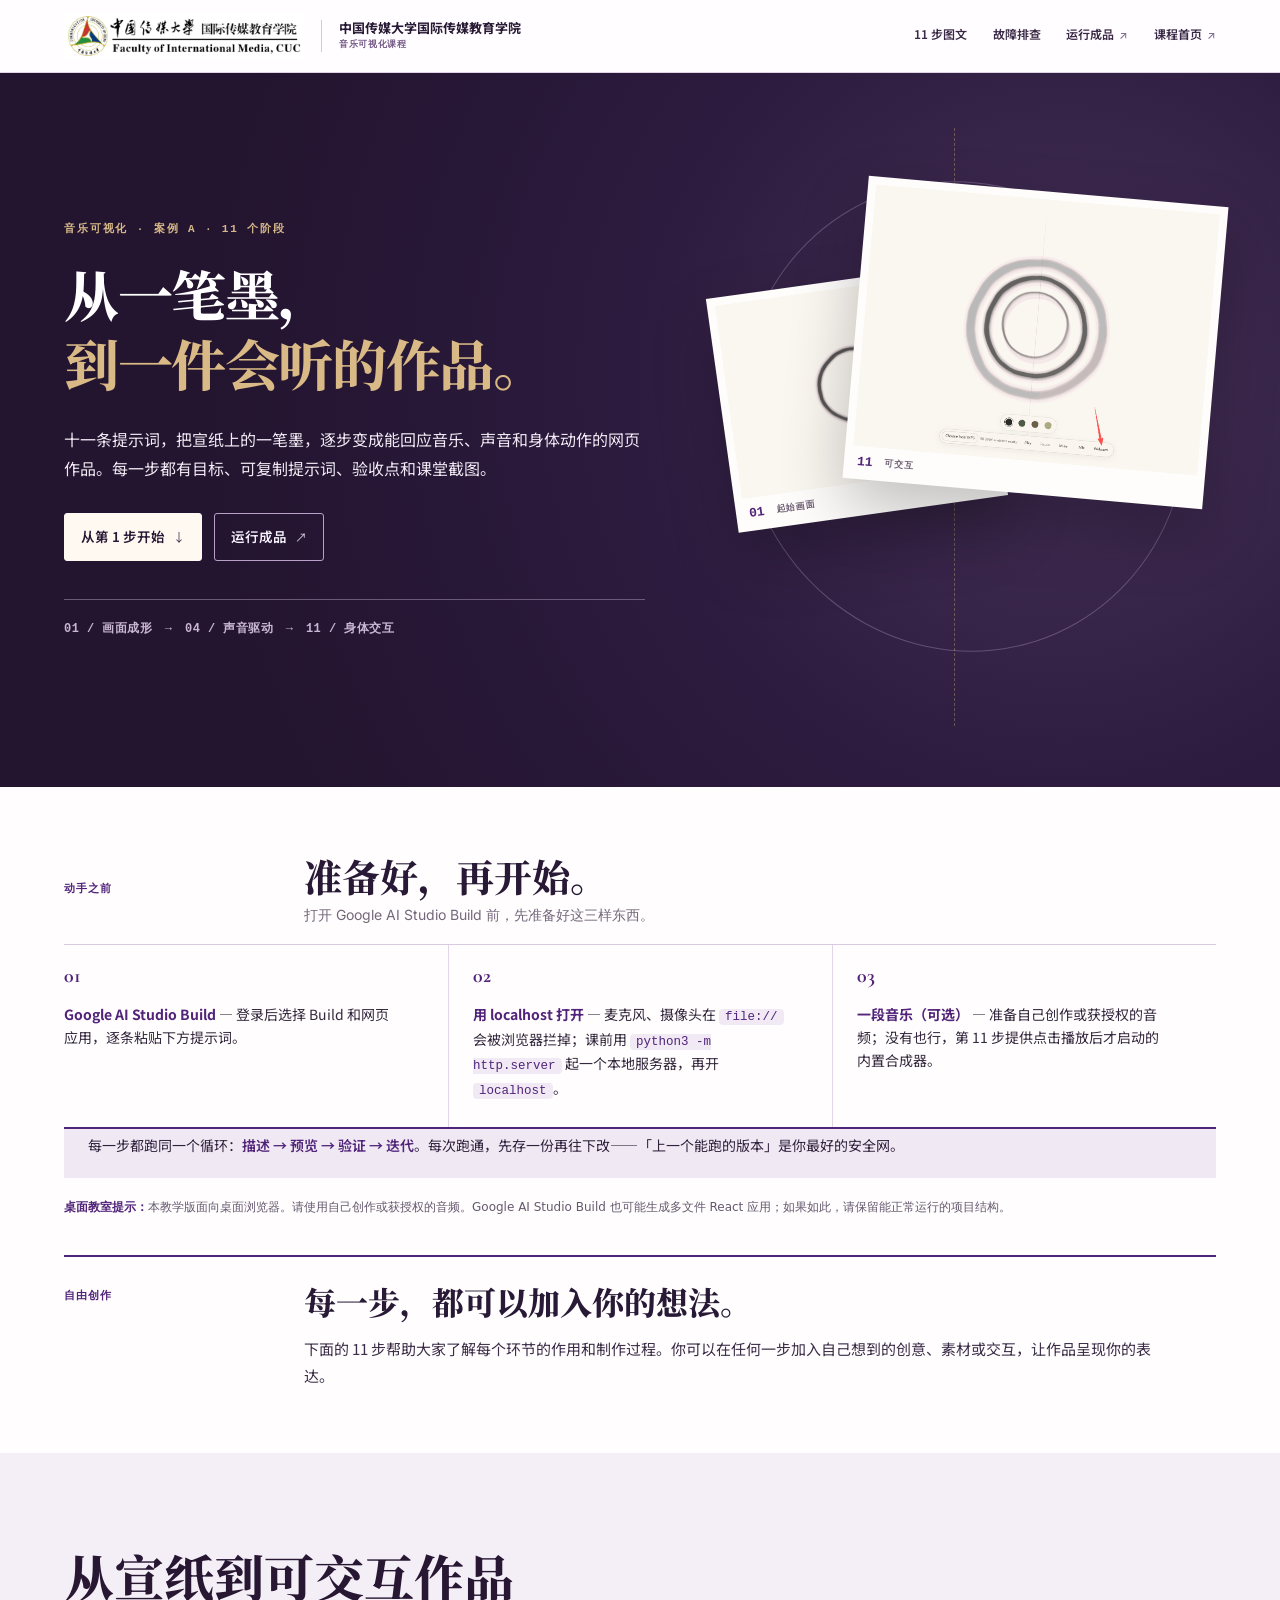
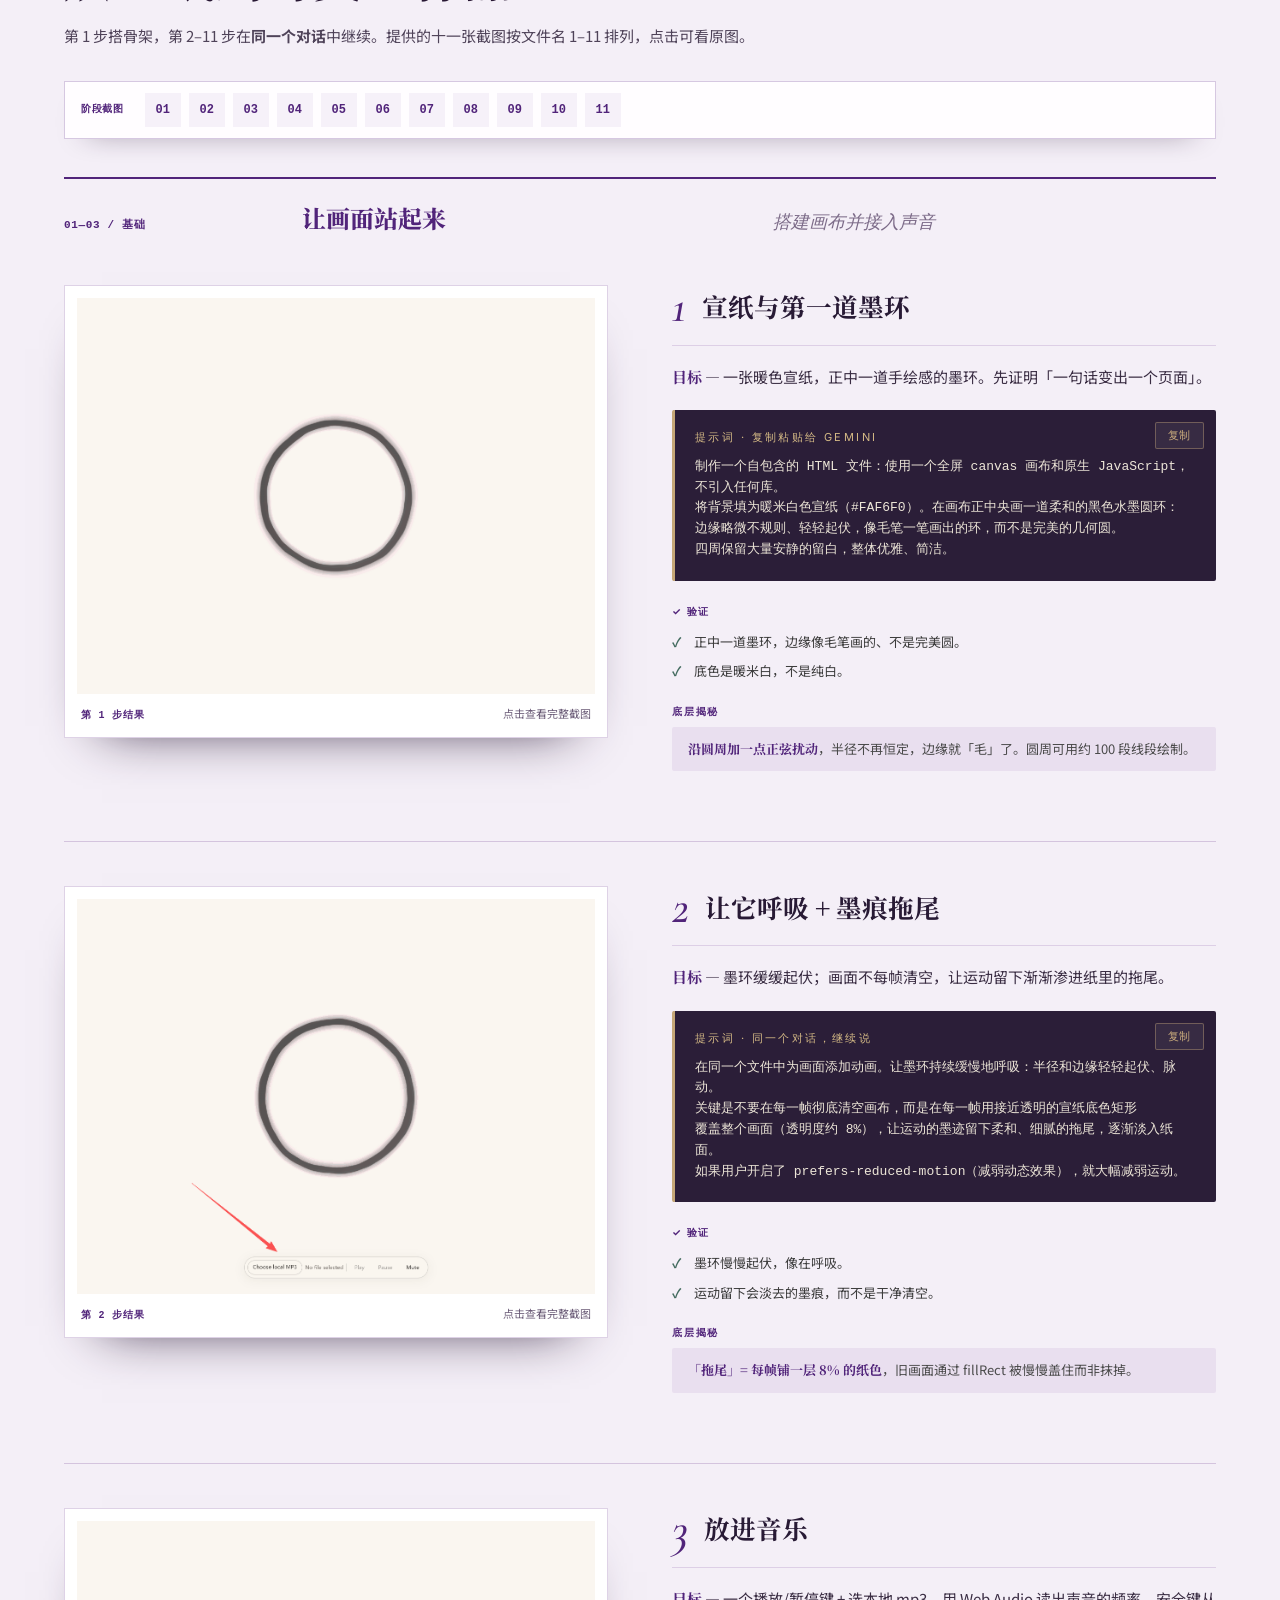
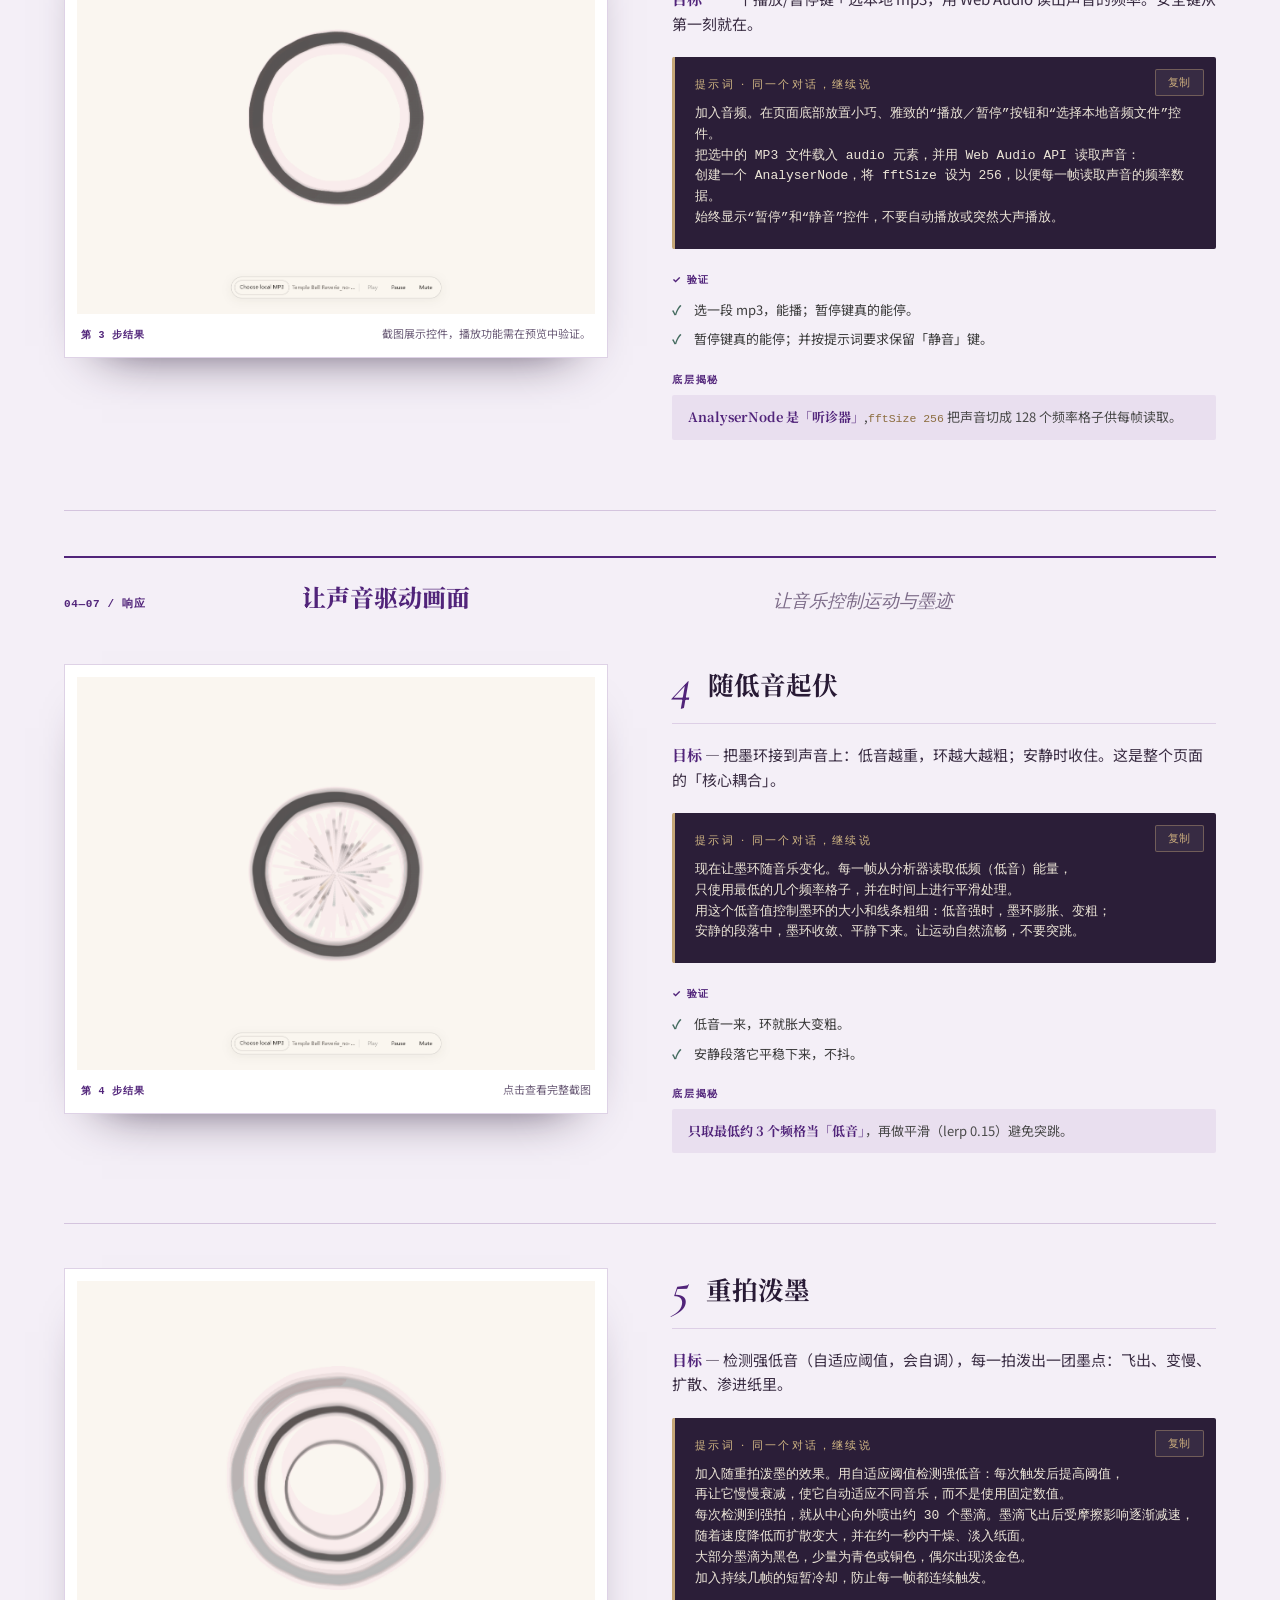
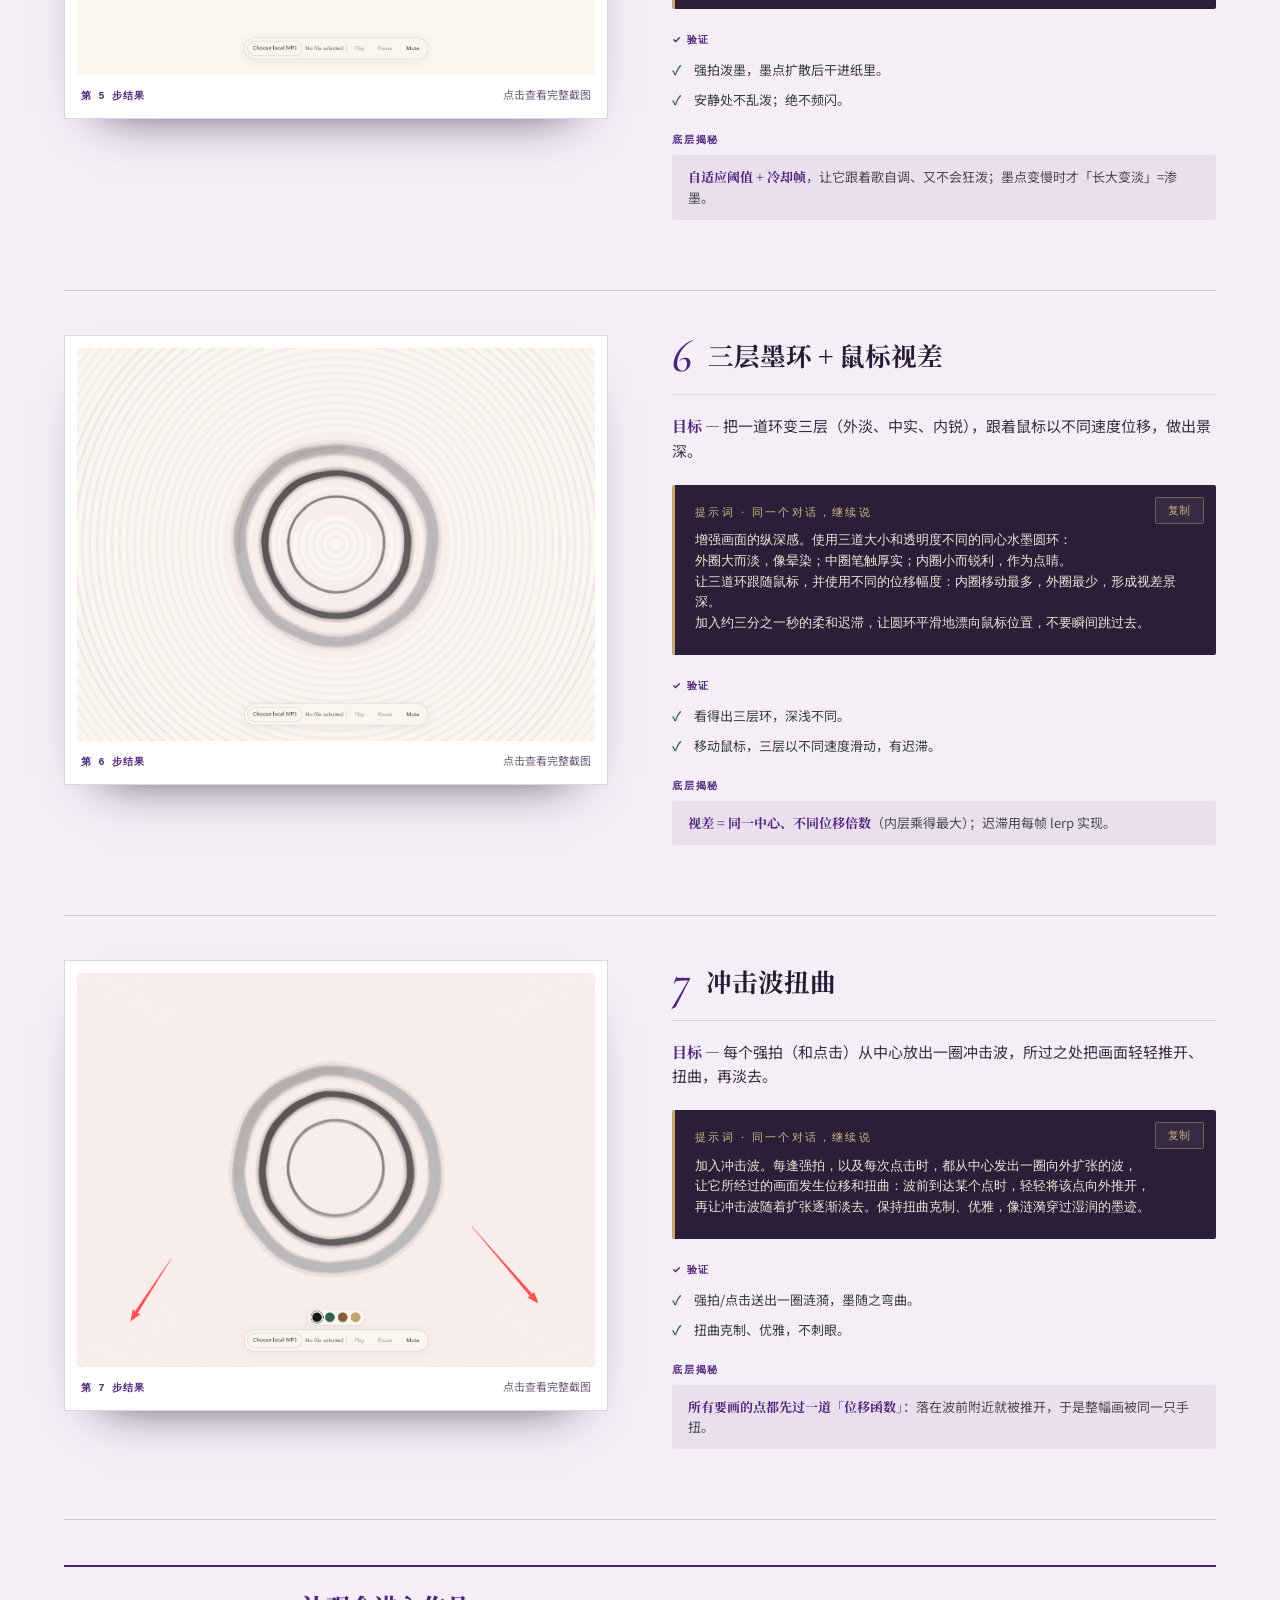
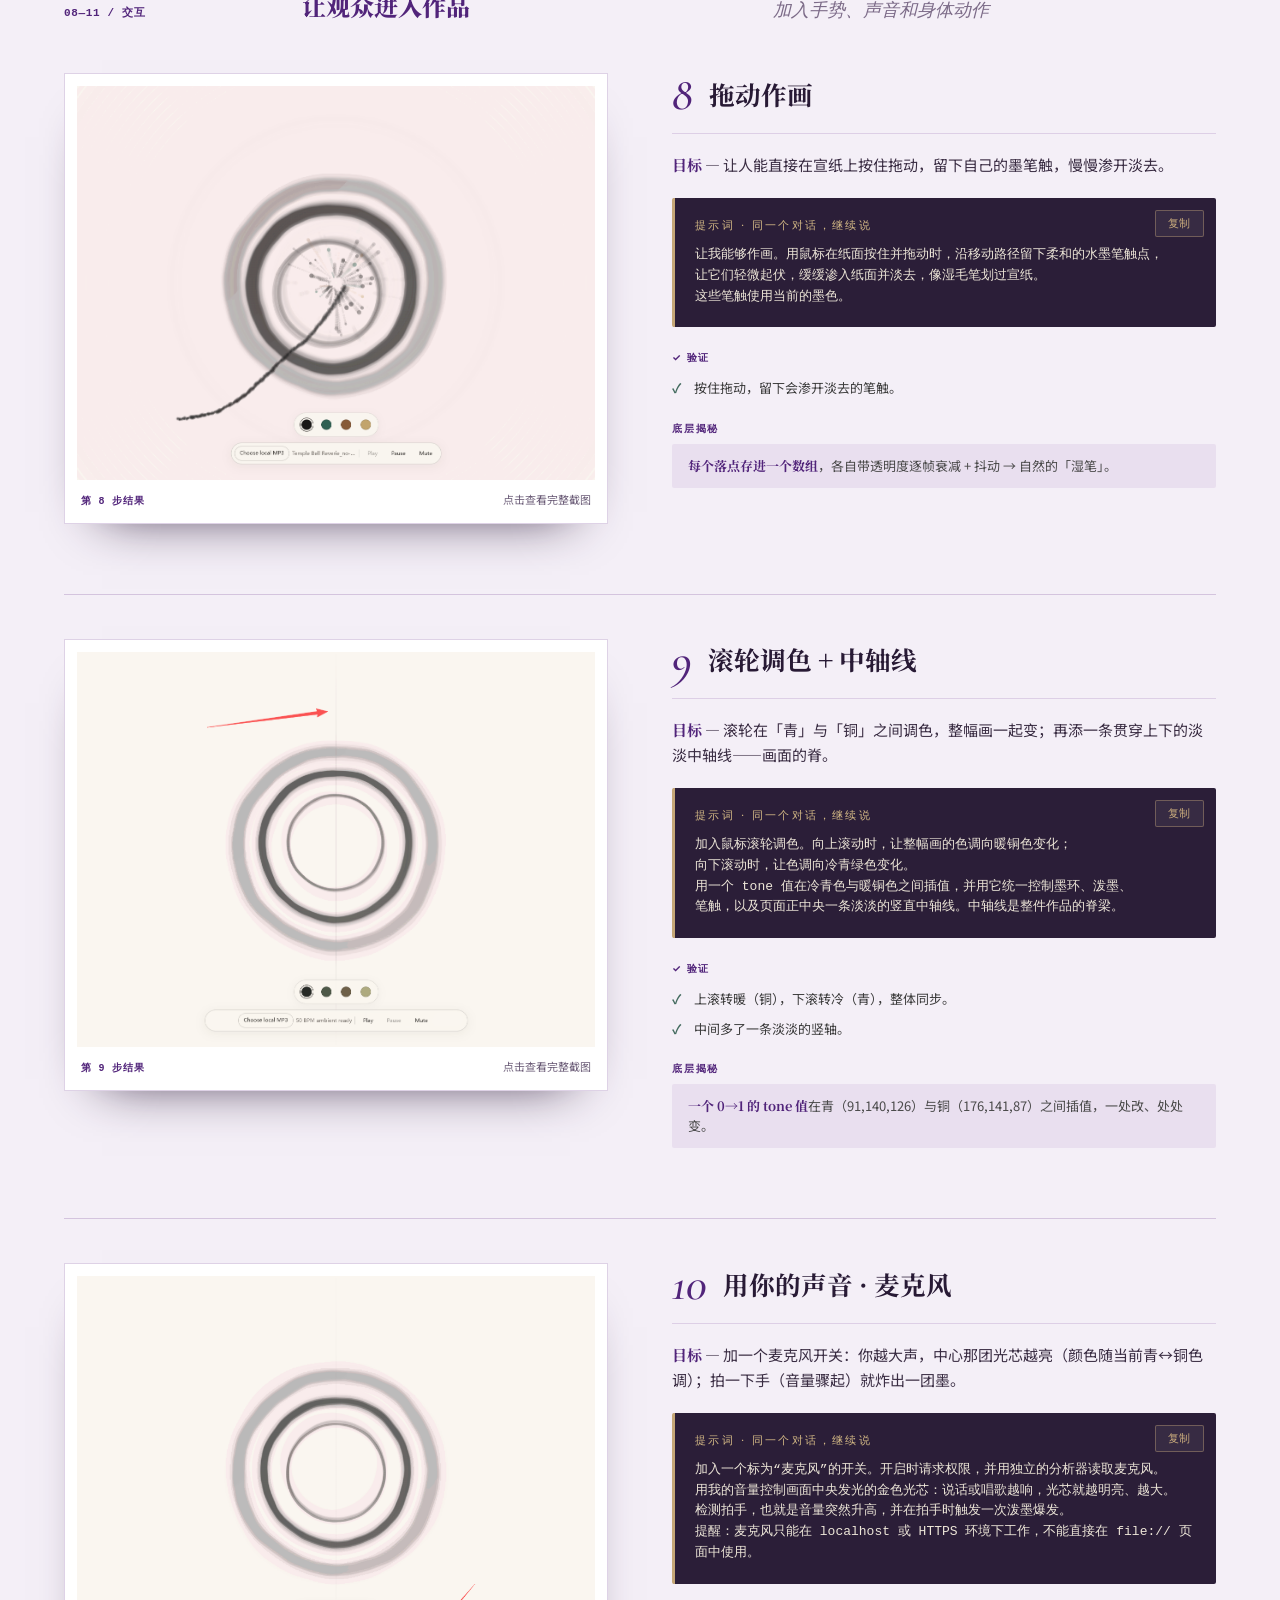
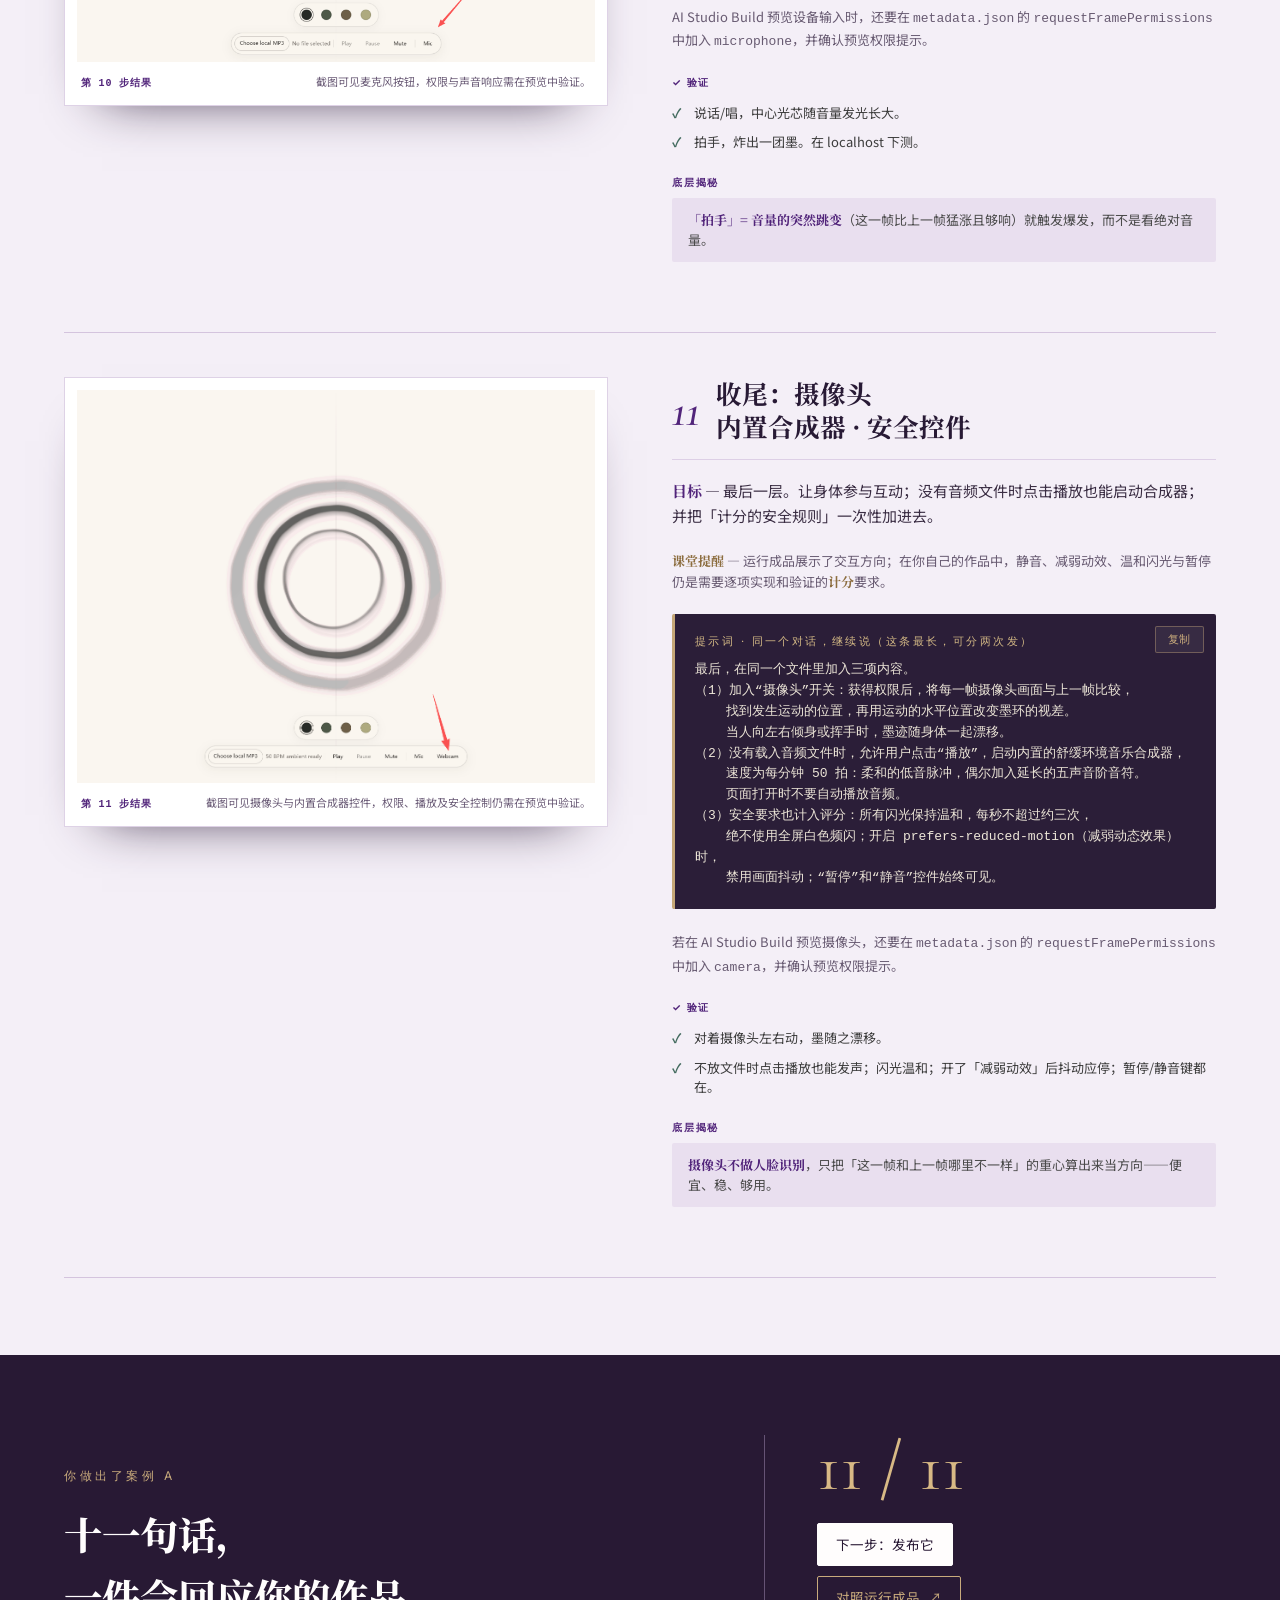
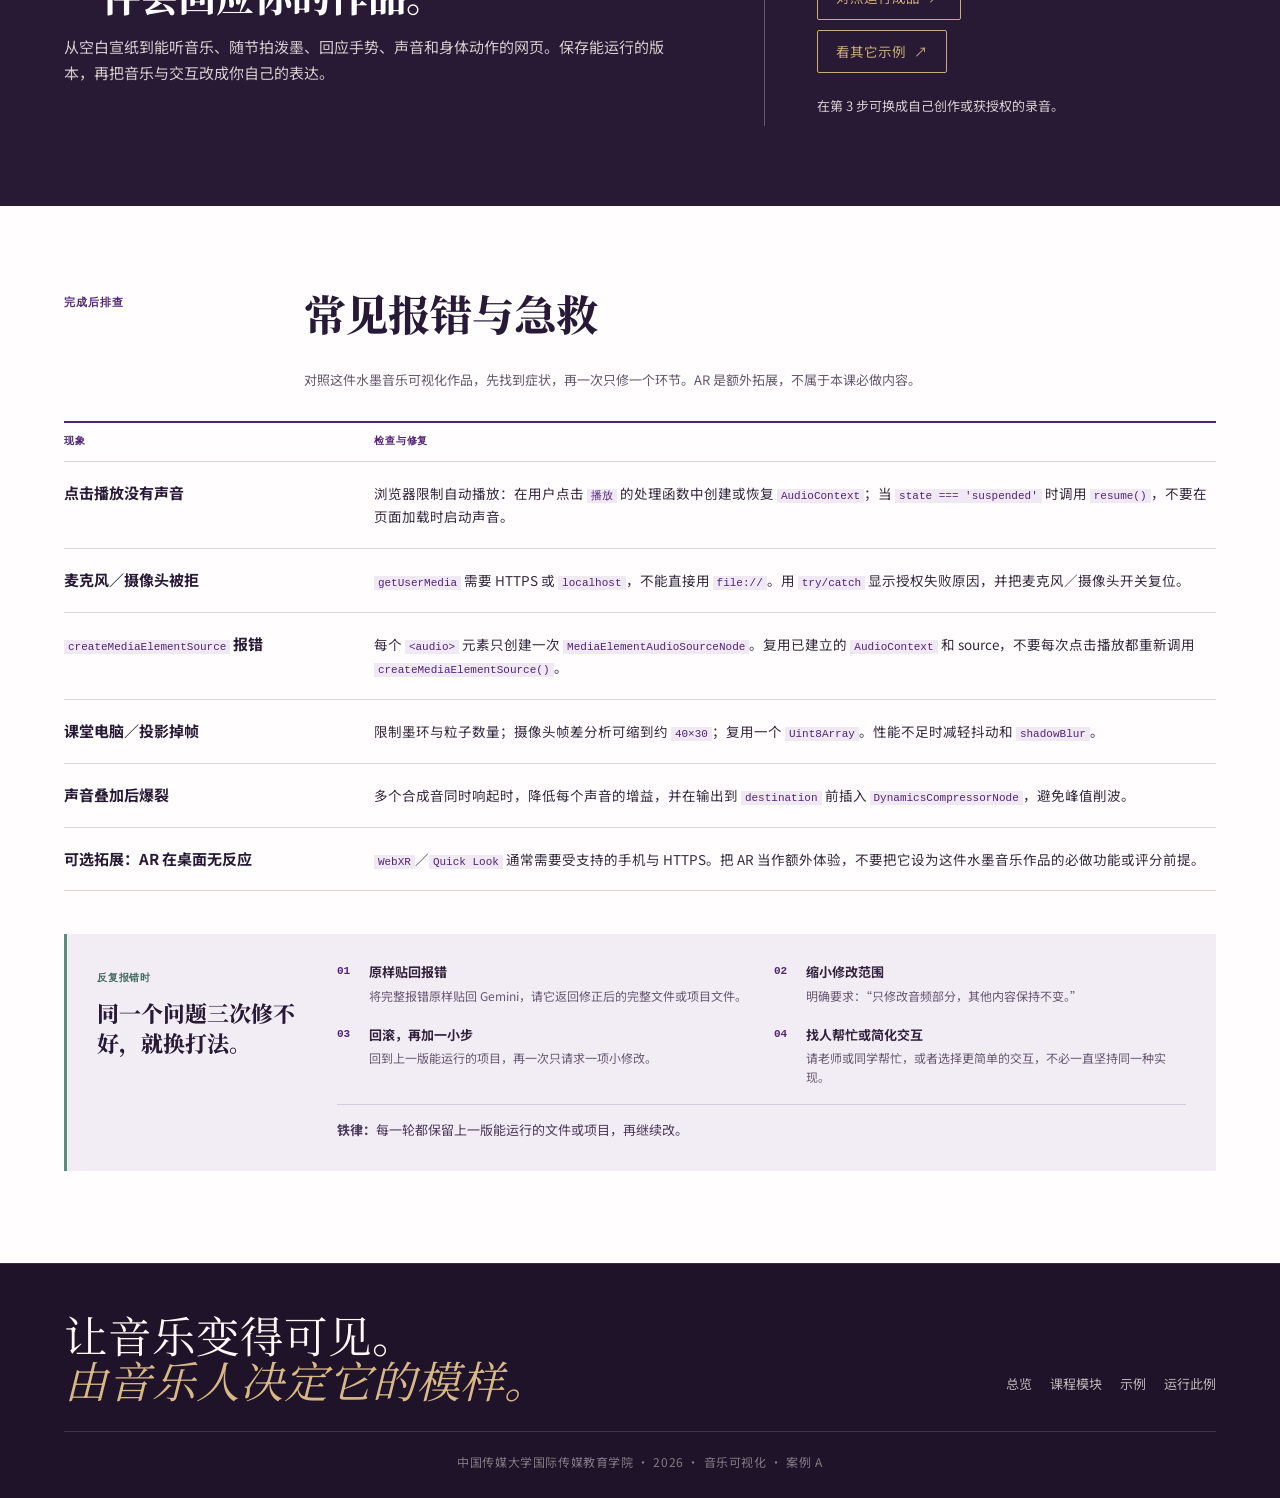
<file: build-sumi-e-results.html>
<!DOCTYPE html>

<html lang="zh-CN">
<head>
<meta charset="utf-8"/>
<meta content="width=device-width, initial-scale=1.0" name="viewport"/>
<meta content="#1A1A1A" name="theme-color"/>
<meta content="index, follow" name="robots"/>
<title>水墨音乐可视化 · 11 步结果对照 | 中国传媒大学国际传媒教育学院</title>
<meta content="11 步水墨音乐可视化图文对照：每一步的中文提示词、验证方法与阶段结果截图并排呈现。" name="description"/>
<meta content="中国传媒大学国际传媒教育学院" name="author"/>
<meta content="article" property="og:type"/>
<meta content="灵境工坊 · 中国传媒大学国际传媒教育学院" property="og:site_name"/>
<meta content="水墨音乐可视化 · 11 步结果对照" property="og:title"/>
<meta content="11 步中文提示词与验证，全部 11 步结果截图并排对照。" property="og:description"/>
<meta content="zh_CN" property="og:locale"/>
<link href="data:image/svg+xml;utf8,&lt;svg xmlns='http://www.w3.org/2000/svg' viewBox='0 0 64 64'&gt;&lt;rect width='64' height='64' rx='12' fill='%23FAF6F0'/&gt;&lt;path d='M32 12 C34 24, 40 30, 52 32 C40 34, 34 40, 32 52 C30 40, 24 34, 12 32 C24 30, 30 24, 32 12 Z' fill='%23B08D57'/&gt;&lt;/svg&gt;" rel="icon" type="image/svg+xml"/>
<link href="https://fonts.googleapis.com" rel="preconnect"/>
<link crossorigin="" href="https://fonts.gstatic.com" rel="preconnect"/>
<link href="https://fonts.googleapis.com/css2?family=Noto+Serif+SC:wght@400;600;800&amp;family=Noto+Sans+SC:wght@300;400;500&amp;family=Cormorant+Garamond:wght@300;400;500;600;700&amp;family=Inter:wght@300;400;500;600&amp;display=swap" rel="stylesheet"/>
<style>
  /* ============ Reset & tokens (shared with the rest of the site) ============ */
  *, *::before, *::after { box-sizing: border-box; margin: 0; padding: 0; }
  html { scroll-behavior: smooth; -webkit-text-size-adjust: 100%; scroll-padding-top: 80px; }

  :root {
    --ink: #1A1A1A; --ink-2: #2C2724;
    --paper: #FAF6F0; --paper-2: #F2EBDE; --paper-3: #ECE2D0;
    --bronze: #B08D57; --bronze-d: #8C6D3F; --bronze-l: #C9AB7C;
    --jade: #5B8C7E; --jade-d: #436B5F;
    --mute: #8B847B; --line: #D9D2C4;
    --serif-en: "Cormorant Garamond", "Georgia", serif;
    --serif-cn: "Noto Serif SC", "Songti SC", "STSong", serif;
    --sans-en:  "Inter", -apple-system, BlinkMacSystemFont, "Helvetica Neue", sans-serif;
    --sans-cn:  "Noto Sans SC", "PingFang SC", "Heiti SC", sans-serif;
    --mono: ui-monospace, "SF Mono", Menlo, Consolas, monospace;
    --w-max: 1180px; --pad-x: clamp(20px, 5vw, 64px);
    --shadow-soft: 0 12px 30px -10px rgba(0, 0, 0, 0.12);
    --shadow-medium: 0 22px 50px -18px rgba(0, 0, 0, 0.18);
  }

  body {
    font-family: var(--sans-en), var(--sans-cn);
    color: var(--ink); background: var(--paper);
    line-height: 1.6; font-weight: 400; overflow-x: hidden;
  }
  body::before {
    content: ''; position: fixed; inset: 0; pointer-events: none; opacity: 0.05; z-index: 1;
    background-image: url("data:image/svg+xml;utf8,<svg xmlns='http://www.w3.org/2000/svg' width='160' height='160'><filter id='n'><feTurbulence type='fractalNoise' baseFrequency='0.85' numOctaves='2'/></filter><rect width='100%' height='100%' filter='url(%23n)'/></svg>");
  }

  .progress { position: fixed; top: 0; left: 0; height: 2px; background: linear-gradient(90deg, var(--bronze), var(--bronze-l)); width: 0%; z-index: 100; transition: width 0.1s linear; }

  /* ============ Top nav ============ */
  .topnav { position: sticky; top: 0; z-index: 50; background: rgba(250,246,240,0.85); backdrop-filter: blur(12px) saturate(120%); -webkit-backdrop-filter: blur(12px) saturate(120%); border-bottom: 1px solid var(--line); }
  .topnav-inner { max-width: var(--w-max); margin: 0 auto; padding: 14px var(--pad-x); display: flex; align-items: center; justify-content: space-between; gap: 24px; }
  .brand { font-family: var(--serif-cn); font-weight: 800; font-size: 18px; letter-spacing: 0.05em; display: flex; align-items: center; gap: 10px; color: var(--ink); text-decoration: none; }
  .brand .mark-icon { width: 22px; height: 22px; display: inline-block; color: var(--bronze); }
  .brand .accent { color: var(--bronze); }
  .nav-links { display: flex; gap: clamp(12px, 2vw, 24px); font-size: 13px; list-style: none; }
  .nav-links a { color: var(--ink); text-decoration: none; opacity: 0.72; transition: opacity 0.2s, color 0.2s; }
  .nav-links a:hover { opacity: 1; color: var(--bronze-d); }
  .nav-links a.home-link { color: var(--bronze-d); font-weight: 500; opacity: 1; }
  @media (max-width: 760px) { .nav-links li.opt { display: none; } }

  /* ============ Layout ============ */
  section { padding: clamp(40px, 6vw, 80px) var(--pad-x); position: relative; z-index: 2; }
  .container { max-width: var(--w-max); margin: 0 auto; }
  .eyebrow { font-family: var(--sans-en); font-size: 12px; letter-spacing: 0.3em; text-transform: uppercase; color: var(--bronze-d); margin-bottom: 18px; }

  /* ============ Hero ============ */
  .hero { padding-top: clamp(48px, 7vw, 96px); padding-bottom: clamp(28px, 4vw, 56px); }
  .hero h1 { font-family: var(--serif-cn); font-weight: 800; font-size: clamp(30px, 5vw, 50px); line-height: 1.2; margin-bottom: 12px; }
  .hero h1 .en { display: block; font-family: var(--serif-en); font-weight: 500; font-style: italic; font-size: 0.5em; color: var(--mute); margin-top: 8px; letter-spacing: 0.01em; }
  .hero .lead { font-size: clamp(15px, 1.6vw, 17px); color: #444; max-width: 740px; margin-bottom: 8px; }
  .hero .lead.cn { color: var(--mute); font-size: 14.5px; max-width: 740px; }
  .hero-actions { display: flex; flex-wrap: wrap; gap: 12px; margin-top: 26px; }
  .pill-link { display: inline-flex; align-items: center; gap: 8px; font-size: 13.5px; text-decoration: none; padding: 10px 18px; border-radius: 100px; border: 1px solid var(--bronze); color: var(--bronze-d); transition: background 0.2s, color 0.2s, transform 0.2s; }
  .pill-link:hover { background: var(--bronze); color: var(--paper); transform: translateY(-2px); }
  .pill-link.solid { background: var(--ink); color: var(--paper); border-color: var(--ink); }
  .pill-link.solid:hover { background: var(--bronze-d); border-color: var(--bronze-d); }

  /* ============ Prereq / loop note ============ */
  .note-card { background: var(--paper-2); border-left: 3px solid var(--jade); border-radius: 0 12px 12px 0; padding: 20px 24px; margin-top: 30px; }
  .note-card h3 { font-family: var(--serif-cn); font-weight: 700; font-size: 16px; color: var(--jade-d); margin-bottom: 10px; }
  .note-card h3 .en { font-family: var(--serif-en); font-style: italic; font-weight: 400; font-size: 13px; color: var(--mute); margin-left: 8px; }
  .note-card ul { list-style: none; }
  .note-card li { position: relative; padding: 7px 0 7px 24px; font-size: 14px; color: #3c3c3c; line-height: 1.55; border-bottom: 1px dashed var(--line); }
  .note-card li:last-child { border-bottom: none; }
  .note-card li::before { content: '✦'; position: absolute; left: 0; top: 7px; color: var(--bronze); font-size: 12px; }
  .note-card li b { color: var(--bronze-d); font-family: var(--serif-cn); }
  .note-card li .en { color: var(--mute); }
  .note-card code { font-family: var(--mono); font-size: 12.5px; color: var(--bronze-d); background: var(--paper-3); padding: 1px 6px; border-radius: 4px; }
  .loop-line { margin-top: 14px; font-family: var(--serif-en); font-style: italic; font-size: 15px; color: var(--ink); }
  .loop-line b { color: var(--bronze-d); font-style: normal; font-family: var(--sans-cn); font-weight: 600; }

  /* ============ Steps ============ */
  #steps { background: var(--paper-2); }
  .ladder-title { font-family: var(--serif-cn); font-weight: 800; font-size: clamp(22px, 3.2vw, 30px); margin-bottom: 6px; }
  .ladder-title .en { display: block; font-family: var(--serif-en); font-style: italic; font-weight: 500; font-size: 0.52em; color: var(--mute); margin-top: 6px; }
  .ladder-sub { font-size: 14.5px; color: #555; max-width: 720px; margin: 8px 0 36px; }

  .step-list { display: grid; gap: 22px; counter-reset: step; }
  .step { position: relative; background: var(--paper); border: 1px solid var(--line); border-radius: 16px; padding: clamp(22px, 3vw, 30px); transition: box-shadow 0.25s, transform 0.25s; }
  .step:hover { box-shadow: var(--shadow-soft); transform: translateY(-2px); }
  .step-top { display: flex; align-items: flex-start; gap: 16px; margin-bottom: 6px; }
  .step-no { flex-shrink: 0; width: 40px; height: 40px; border-radius: 50%; background: var(--ink); color: var(--paper); font-family: var(--serif-en); font-style: italic; font-size: 17px; display: flex; align-items: center; justify-content: center; box-shadow: var(--shadow-soft); }
  .step-h h3 { font-family: var(--serif-cn); font-weight: 700; font-size: 19px; line-height: 1.3; }
  .step-h h3 .en { display: block; font-family: var(--serif-en); font-style: italic; font-weight: 500; font-size: 0.74em; color: var(--mute); margin-top: 2px; }
  .step .goal { font-size: 14.5px; color: #3c3c3c; line-height: 1.6; margin: 12px 0 4px; }
  .step .goal b { font-family: var(--serif-cn); color: var(--bronze-d); }
  .step .goal .en { display: block; color: var(--mute); font-size: 13.5px; margin-top: 2px; }

  /* prompt box (matches courses.html) */
  .prompt-box { position: relative; background: var(--ink-2); color: #EDE6D8; border-radius: 10px; padding: 16px 18px 18px 20px; margin: 16px 0 14px; border-left: 3px solid var(--bronze); overflow: hidden; }
  .prompt-box .plabel { display: block; font-family: var(--sans-en); font-size: 10px; letter-spacing: 0.22em; text-transform: uppercase; color: var(--bronze-l); margin-bottom: 10px; padding-right: 84px; }
  .prompt-box pre { font-family: var(--mono); font-size: 12.5px; line-height: 1.62; white-space: pre-wrap; word-break: break-word; color: #EDE6D8; }
  .copy-btn { position: absolute; top: 12px; right: 12px; font-family: var(--sans-en); font-size: 11px; letter-spacing: 0.05em; color: var(--bronze-l); background: rgba(255,255,255,0.06); border: 1px solid rgba(201,171,124,0.4); border-radius: 100px; padding: 5px 12px; cursor: pointer; transition: background 0.2s, color 0.2s; }
  .copy-btn:hover { background: var(--bronze); color: var(--ink); border-color: var(--bronze); }

  /* verify + under-the-hood */
  .step-grid { display: grid; grid-template-columns: 1fr 1fr; gap: 18px; margin-top: 6px; }
  @media (max-width: 680px) { .step-grid { grid-template-columns: 1fr; } }
  .cell .h { font-family: var(--sans-en); font-size: 10.5px; letter-spacing: 0.18em; text-transform: uppercase; color: var(--bronze-d); margin-bottom: 8px; display: flex; align-items: center; gap: 6px; }
  .verify ul { list-style: none; }
  .verify li { position: relative; padding: 5px 0 5px 22px; font-size: 13.5px; color: #3c3c3c; line-height: 1.5; }
  .verify li::before { content: '✓'; position: absolute; left: 0; top: 5px; color: var(--jade-d); font-weight: 700; }
  .verify li .en { display: block; color: var(--mute); font-size: 12.5px; }
  .under { background: var(--paper-2); border-radius: 10px; padding: 12px 16px; font-size: 13px; color: #4a4a4a; line-height: 1.55; }
  .under b { font-family: var(--serif-cn); color: var(--bronze-d); }
  .under .en { display: block; color: var(--mute); font-size: 12px; margin-top: 3px; }
  .under code { font-family: var(--mono); font-size: 11.5px; color: var(--bronze-d); }

  /* ============ Closing ============ */
  #closing { background: var(--ink); color: var(--paper); }
  #closing .eyebrow { color: var(--bronze-l); }
  #closing h2 { font-family: var(--serif-cn); font-weight: 800; font-size: clamp(24px, 3.4vw, 34px); margin-bottom: 8px; }
  #closing h2 .en { display: block; font-family: var(--serif-en); font-style: italic; font-weight: 500; font-size: 0.5em; color: rgba(250,246,240,0.6); margin-top: 6px; }
  #closing p { color: rgba(250,246,240,0.82); font-size: 15px; max-width: 720px; line-height: 1.75; margin-bottom: 8px; }
  #closing p.cn { color: rgba(250,246,240,0.55); font-size: 14px; }
  #closing .hero-actions { margin-top: 28px; }
  #closing .pill-link { border-color: var(--bronze-l); color: var(--bronze-l); }
  #closing .pill-link:hover { background: var(--bronze-l); color: var(--ink); }
  #closing .pill-link.solid { background: var(--paper); color: var(--ink); border-color: var(--paper); }
  #closing .pill-link.solid:hover { background: var(--bronze-l); border-color: var(--bronze-l); }

  /* ============ Footer ============ */
  footer { background: var(--ink); color: var(--paper); padding: 48px var(--pad-x) 36px; position: relative; z-index: 2; border-top: 1px solid rgba(250,246,240,0.1); }
  .foot-inner { max-width: var(--w-max); margin: 0 auto; display: flex; flex-wrap: wrap; gap: 24px; justify-content: space-between; align-items: baseline; }
  .foot-brand { font-family: var(--serif-cn); font-weight: 800; font-size: 18px; color: var(--paper); letter-spacing: 0.08em; }
  .foot-brand .accent { color: var(--bronze); }
  footer a { color: rgba(250,246,240,0.72); text-decoration: none; transition: color 0.2s; font-size: 13px; }
  footer a:hover { color: var(--bronze-l); }
  .foot-bottom { max-width: var(--w-max); margin: 28px auto 0; padding-top: 20px; border-top: 1px solid rgba(250,246,240,0.15); font-size: 12px; color: rgba(250,246,240,0.45); text-align: center; letter-spacing: 0.05em; }

  /* ============ Reveal / motion ============ */
  .reveal { opacity: 0; transform: translateY(22px); transition: opacity 0.7s ease, transform 0.7s ease; }
  .reveal.in { opacity: 1; transform: translateY(0); }
  @media (prefers-reduced-motion: reduce) { *, *::before, *::after { animation-duration: 0.01ms !important; transition-duration: 0.01ms !important; } .reveal { opacity: 1; transform: none; } }
  @media print { .topnav, .progress, footer { display: none; } body { background: white; } body::before { display: none; } .step, .note-card { page-break-inside: avoid; } .prompt-box { background: #f4efe6; color: #1A1A1A; } .prompt-box pre, .prompt-box .plabel { color: #1A1A1A; } .copy-btn { display: none; } }

/* 中国传媒大学国际传媒教育学院教学版。 */
.cuc-context-bar {
  box-sizing: border-box; min-height: 44px; padding: 6px clamp(12px, 3vw, 28px);
  display: flex; align-items: center; justify-content: space-between; gap: 12px;
  background: #fff; color: #32135c; border-bottom: 1px solid #e7e0ee;
  font: 500 12px/1.35 system-ui, -apple-system, "Segoe UI", sans-serif;
  letter-spacing: 0; text-align: left;
}
.cuc-context-bar .cuc-context-identity { display: flex; align-items: center; gap: 14px; min-width: 0; }
.cuc-context-bar img { display: block; width: auto; height: 26px; max-width: none; flex: none; }
.cuc-context-bar .cuc-context-label { display: block; min-width: 0; }
.cuc-context-bar a { color: #32135c; flex: none; text-decoration: underline; text-underline-offset: 3px; white-space: nowrap; }
.cuc-context-bar a:hover { color: #60389c; }
.cuc-context-bar a:focus-visible { outline: 2px solid #60389c; outline-offset: 3px; }
@media (max-width: 620px) {
  .cuc-context-bar { flex-wrap: wrap; gap: 4px 8px; font-size: 10px; min-height: 52px; }
  .cuc-context-bar .cuc-context-identity { flex: 1 1 100%; gap: 8px; }
  .cuc-context-bar img { height: 18px; }
  .cuc-context-bar a { font-size: 10px; margin-left: auto; }
}


.cuc-adaptation { box-sizing: border-box; max-width: 1180px; margin: 16px auto; padding: 11px 16px; border-left: 3px solid #51247a; background: #f4eef8; color: #35264a; font: 13px/1.65 system-ui, -apple-system, "Segoe UI", sans-serif; }
.cuc-adaptation strong { color: #32135c; }
.cuc-adaptation code { overflow-wrap: anywhere; }
@media (max-width: 1220px) { .cuc-adaptation { margin-left: 18px; margin-right: 18px; } }

/* 教学步骤与完整阶段截图对照。 */
.results-page { --ink:#271733; --ink-2:#2b1c39; --paper:#fffdfd; --paper-2:#f2ecf5; --paper-3:#e9e0ef; --line:#d9cce3; --mute:#685b72; --w-max:1380px; --pad-x:clamp(28px,5vw,78px); }
.results-page .lesson-header { position:sticky; top:0; z-index:80; background:rgba(255,253,255,.96); border-bottom:1px solid #ded4e6; backdrop-filter:blur(16px); -webkit-backdrop-filter:blur(16px); }
.results-page .lesson-header-inner { max-width:1500px; margin:auto; padding:13px var(--pad-x); display:flex; align-items:center; justify-content:space-between; gap:30px; }
.results-page .school-lockup { display:flex; align-items:center; gap:17px; min-width:0; color:#281a35; text-decoration:none; }
.results-page .school-lockup img { display:block; width:auto; height:38px; flex:none; }
.results-page .school-course { display:flex; flex-direction:column; justify-content:center; gap:2px; padding-left:17px; border-left:1px solid #d6c8df; white-space:nowrap; }
.results-page .school-course strong { font:700 13px/1.3 var(--sans-en),var(--sans-cn); }
.results-page .school-course small { color:#765c88; font:600 9px/1.4 var(--mono); letter-spacing:.07em; }
.results-page .lesson-nav { display:flex; align-items:center; gap:clamp(15px,2vw,32px); white-space:nowrap; }
.results-page .lesson-nav a { color:#3a2946; text-decoration:none; font:600 12px/1.3 var(--sans-cn); border-bottom:1px solid transparent; padding-bottom:3px; }
.results-page .lesson-nav a span { color:#836c92; font:500 11px var(--sans-en); margin-left:2px; }
.results-page .lesson-nav a:hover { color:#51247a; border-color:#51247a; }
.results-page .hero { color:#fff; background:radial-gradient(circle at 83% 43%,#463057 0,#2c1b3e 38%,#23142f 76%); padding-top:clamp(56px,6vw,92px); padding-bottom:clamp(56px,6vw,92px); overflow:hidden; }
.results-page .hero-layout { display:grid; grid-template-columns:minmax(0,1.08fr) minmax(320px,.92fr); gap:clamp(40px,6vw,90px); align-items:center; min-height:560px; }
.results-page .hero-copy { position:relative; z-index:2; }
.results-page .hero .eyebrow { color:#d7b988; font:700 11px/1.4 var(--mono); letter-spacing:.17em; margin-bottom:23px; }
.results-page .hero h1 { font-family:var(--serif-cn); font-size:clamp(37px,4.3vw,67px); line-height:1.24; font-weight:800; margin-bottom:28px; letter-spacing:-.025em; }
.results-page .hero h1 em { color:#d9b985; font-style:normal; }
.results-page .hero h1 .en { color:#d9cbe3; font-size:clamp(19px,1.9vw,26px); line-height:1.23; margin-top:23px; max-width:540px; }
.results-page .hero .lead { color:#f1eaf4; font-size:16px; line-height:1.85; max-width:640px; margin-bottom:9px; }
.results-page .hero .lead.cn { color:#cabed3; font-size:14px; line-height:1.75; max-width:640px; }
.results-page .hero-actions { margin-top:29px; gap:12px; }
.results-page .hero .pill-link { border-radius:3px; border-color:#b8a0c9; color:#f7f1fb; padding:12px 16px; font-weight:600; }
.results-page .hero .pill-link span { font-weight:400; font-size:12px; opacity:.85; }
.results-page .hero .pill-link.solid { background:#fff9f2; color:#291835; border-color:#fff9f2; }
.results-page .hero .pill-link:hover { background:#d9b985; border-color:#d9b985; color:#251536; }
.results-page .hero-proof { border-top:1px solid #6c597a; padding-top:20px; margin-top:38px; color:#c9b6d4; font:600 12px/1.5 var(--mono); letter-spacing:.04em; }
.results-page .hero-art { position:relative; height:520px; min-width:0; }
.results-page .hero-art::before { content:""; position:absolute; inset:2% 6% 7% 4%; border:1px solid rgba(219,190,228,.28); border-radius:50%; transform:rotate(-18deg); }
.results-page .hero-art::after { content:""; position:absolute; left:47%; top:-8%; height:115%; border-left:1px dashed rgba(217,185,133,.35); }
.results-page .hero-preview { position:absolute; padding:8px 8px 0; background:#fffdfb; box-shadow:0 28px 65px rgba(0,0,0,.24); }
.results-page .hero-preview img { display:block; width:100%; height:auto; }
.results-page .hero-preview figcaption { display:flex; gap:12px; align-items:center; color:#51247a; padding:8px 5px 10px; font:700 13px var(--mono); }
.results-page .hero-preview figcaption span { color:#6f6076; font:600 9px var(--mono); letter-spacing:.08em; }
.results-page .hero-preview-start { width:55%; left:0; top:21%; transform:rotate(-8deg); z-index:1; }
.results-page .hero-preview-finish { width:73%; right:0; top:4%; transform:rotate(5deg); z-index:2; }
.results-page .preflight { background:#fffdfd; padding-top:64px; padding-bottom:64px; }
.results-page .preflight-heading { display:grid; grid-template-columns:210px minmax(0,1fr); align-items:baseline; column-gap:30px; border-bottom:1px solid #d8cbe1; padding-bottom:19px; }
.results-page .preflight-heading span { color:#51247a; font:700 11px var(--mono); letter-spacing:.08em; }
.results-page .preflight-heading h2 { color:#281a36; font:800 clamp(26px,3vw,38px)/1.3 var(--serif-cn); }
.results-page .preflight-heading p { grid-column:2; color:#74677c; font:400 14px var(--sans-en); margin-top:6px; }
.results-page .note-card { background:none; border:0; border-radius:0; padding:0; margin:0; }
.results-page .note-card ul { display:grid; grid-template-columns:repeat(3,minmax(0,1fr)); gap:0; counter-reset:preflight; }
.results-page .note-card li { counter-increment:preflight; padding:58px 22px 26px 0; margin-right:24px; border:0; color:#34283e; font-size:14px; line-height:1.65; }
.results-page .note-card li + li { border-left:1px solid #e1d6e8; padding-left:24px; }
.results-page .note-card li::before { content:counter(preflight,decimal-leading-zero); color:#51247a; top:19px; left:0; font:700 20px var(--serif-en); }
.results-page .note-card li + li::before { left:24px; }
.results-page .note-card li b { color:#51247a; font-family:var(--sans-cn); }
.results-page .note-card li .en { display:block; color:#71657a; font-size:12px; line-height:1.6; margin-top:7px; }
.results-page .note-card code { background:#f1eaf5; color:#51247a; }
.results-page .note-card .loop-line { background:#f0e9f4; color:#2f213b; font:400 14px/1.65 var(--sans-cn); padding:20px 24px 0; margin:0; }
.results-page .note-card .loop-line:first-of-type { border-top:2px solid #51247a; }
.results-page .note-card .loop-line:last-of-type { padding-top:5px; padding-bottom:20px; }
.results-page .note-card .loop-line b { color:#51247a; }
.results-page .cuc-adaptation { max-width:none; margin:20px 0 0; padding:0; border:0; background:none; color:#65586f; font-size:12px; line-height:1.65; }
.results-page .cuc-adaptation strong { color:#51247a; }
.results-page .cuc-adaptation span { display:block; color:#86788e; }
.results-page .creative-brief { display:grid; grid-template-columns:210px minmax(0,1fr); gap:30px; margin-top:38px; padding-top:24px; border-top:2px solid #51247a; }
.results-page .creative-brief-label { color:#51247a; font:700 11px/1.5 var(--mono); letter-spacing:.08em; padding-top:7px; }
.results-page .creative-brief h3 { color:#281a36; font:800 clamp(24px,2.5vw,32px)/1.3 var(--serif-cn); margin-bottom:12px; }
.results-page #creative-brief-title { scroll-margin-top:165px; }
.results-page .creative-brief p { color:#3b2d48; font-size:15px; line-height:1.8; max-width:850px; }
.results-page .creative-brief p[lang="en"] { color:#71657a; font-size:13px; margin-top:7px; }
.results-page #steps { background:#f4eff7; padding-top:82px; }
.results-page #steps .container { max-width:1500px; }
.results-page .ladder-title { color:#271733; font-size:clamp(34px,4vw,50px); }
.results-page .ladder-title .en { font-size:.42em; color:#6d5e78; }
.results-page .ladder-sub { max-width:870px; font-size:15px; color:#4f4359; margin-bottom:32px; line-height:1.75; }
.results-page .stage-index { position:sticky; top:64px; z-index:35; display:flex; align-items:center; flex-wrap:wrap; gap:8px; margin:0 0 38px; padding:11px 16px; border:1px solid #d6c8e1; background:rgba(255,253,255,.96); box-shadow:0 12px 30px -24px #271733; backdrop-filter:blur(12px); }
.results-page .stage-index > span:first-child { color:#51247a; font:700 10px/1.4 var(--mono); letter-spacing:.07em; margin-right:13px; }
.results-page .stage-index a { display:grid; place-items:center; width:36px; height:34px; color:#51247a; background:#f6f1f9; border:1px solid transparent; text-decoration:none; font:700 12px var(--mono); }
.results-page .stage-index a:hover,.results-page .stage-index a:focus-visible,.results-page .stage-index a[aria-current="step"] { background:#51247a; color:#fff; }
.results-page .step-list { display:block; }
.results-page .phase-break { display:grid; grid-template-columns:210px minmax(0,1fr) minmax(0,1fr); align-items:baseline; gap:28px; border-top:2px solid #51247a; padding:21px 0 6px; margin-top:45px; color:#51247a; }
.results-page .phase-break:first-child { margin-top:0; }
.results-page .phase-break span { font:700 11px var(--mono); letter-spacing:.06em; }
.results-page .phase-break strong { font:800 24px var(--serif-cn); }
.results-page .phase-break small { font:italic 18px var(--serif-en); color:#7c6b88; }
.results-page .step { background:transparent; border:0; border-bottom:1px solid #d4c4de; border-radius:0; box-shadow:none; }
.results-page .step:hover { transform:none; box-shadow:none; }
.results-page .step.has-result { display:grid; grid-template-columns:minmax(0,1fr) minmax(0,1fr); gap:clamp(36px,5vw,78px); padding:44px 0 70px; align-items:start; }
.results-page .step-copy { grid-column:2; grid-row:1; min-width:0; }
.results-page .step-top { align-items:center; gap:16px; border-bottom:1px solid #ddcfe6; padding-bottom:17px; margin-bottom:19px; }
.results-page .step-no { width:auto; height:auto; border:0; border-radius:0; background:none; box-shadow:none; color:#51247a; font:500 47px/.9 var(--serif-en); font-style:italic; }
.results-page .step-h h3 { color:#281a35; font-size:clamp(22px,2vw,28px); line-height:1.28; }
.results-page .step-h h3 .en { font-size:.64em; color:#766585; margin-top:4px; }
.results-page .step .goal { font-size:15px; line-height:1.65; color:#3a2d43; margin:0 0 21px; }
.results-page .step .goal b { color:#51247a; }
.results-page .step .goal .en { color:#75667f; font-size:13px; line-height:1.55; margin-top:5px; }
.results-page .prompt-box { background:#2b1e38; border-left:3px solid #c5a776; border-radius:2px; padding:19px 20px 20px; margin:0 0 22px; }
.results-page .prompt-box .plabel { color:#d4b985; font-size:11px; }
.results-page .prompt-box pre { font-size:13px; line-height:1.6; }
.results-page .copy-btn { border-radius:2px; font-size:11px; }
.results-page .step.has-result .step-grid { grid-template-columns:1fr; gap:17px; }
.results-page .cell .h { color:#51247a; font-size:10px; font-weight:700; }
.results-page .verify li { font-size:13px; }
.results-page .verify li .en { color:#7b6e83; }
.results-page .under { background:#e9dfef; border-radius:2px; }
.results-page .under b { color:#51247a; }
.results-page .step-result { grid-column:1; grid-row:1; position:sticky; top:154px; align-self:start; min-width:0; margin:0; padding:12px 12px 0; background:#fff; border:1px solid #ded2e6; box-shadow:0 26px 52px -38px #291835; }
.results-page .step-result a { display:block; background:#faf6f0; line-height:0; }
.results-page .step-result a:focus-visible { outline:3px solid #51247a; outline-offset:4px; }
.results-page .step-result img { display:block; width:100%; height:auto; max-height:650px; object-fit:contain; }
.results-page .step-result figcaption { display:flex; flex-wrap:wrap; align-items:baseline; justify-content:space-between; gap:5px 12px; padding:11px 4px 14px; }
.results-page .step-result figcaption span { color:#51247a; font:700 10px/1.4 var(--mono); letter-spacing:.08em; }
.results-page .step-result figcaption small { color:#6c5d78; font-size:11px; line-height:1.5; }
.results-page #closing { padding-top:80px; padding-bottom:80px; background:#281934; }
.results-page .closing-layout { display:grid; grid-template-columns:minmax(0,1.15fr) minmax(260px,.85fr); gap:clamp(48px,7vw,110px); align-items:center; }
.results-page #closing h2 { font-size:clamp(28px,3vw,42px); }
.results-page #closing .closing-side { border-left:1px solid #665375; padding-left:clamp(28px,4vw,56px); }
.results-page .closing-count { display:block; color:#d8b985; font:400 70px/.9 var(--serif-en); margin-bottom:25px; }
.results-page #closing .hero-actions { display:flex; flex-direction:column; align-items:flex-start; gap:10px; margin-top:0; }
.results-page #closing .pill-link { border-radius:2px; }
.results-page #troubleshooting { background:#fffdfd; padding-top:82px; padding-bottom:92px; scroll-margin-top:76px; }
.results-page .troubleshooting-heading { display:grid; grid-template-columns:210px minmax(0,1fr); gap:30px; align-items:start; margin-bottom:30px; }
.results-page .troubleshooting-heading .eyebrow { grid-column:1; color:#51247a; font:700 11px/1.5 var(--mono); letter-spacing:.08em; margin:7px 0 0; }
.results-page .troubleshooting-heading h2 { grid-column:2; color:#281a36; font:800 clamp(30px,3.3vw,44px)/1.2 var(--serif-cn); }
.results-page .troubleshooting-heading h2 span { display:block; color:#75667f; font:italic 22px/1.3 var(--serif-en); margin-top:7px; }
.results-page .troubleshooting-heading p { grid-column:2; max-width:850px; color:#65586f; font-size:13px; line-height:1.7; }
.results-page .failure-head,.results-page .failure-row { display:grid; grid-template-columns:minmax(230px,.33fr) minmax(0,1fr); gap:32px; }
.results-page .failure-head { padding:12px 0; border-top:2px solid #51247a; color:#51247a; font:700 10px/1.4 var(--mono); letter-spacing:.09em; }
.results-page .failure-list { margin:0; }
.results-page .failure-row { padding:20px 0; border-top:1px solid #ded2e6; }
.results-page .failure-row:last-child { border-bottom:1px solid #ded2e6; }
.results-page .failure-row dt { color:#281a36; font:700 15px/1.45 var(--sans-cn); }
.results-page .failure-row dt span { display:block; color:#7a6b84; font:500 12px/1.5 var(--sans-en); margin-top:3px; }
.results-page .failure-row dd { min-width:0; color:#372a41; font-size:13.5px; line-height:1.7; }
.results-page .failure-row dd p + p { color:#74677d; font-size:12px; margin-top:5px; }
.results-page .failure-row code,.results-page .escalation code { padding:1px 4px; background:#f0e9f4; color:#51247a; font:11px/1.5 var(--mono); overflow-wrap:anywhere; }
.results-page .escalation { display:grid; grid-template-columns:210px minmax(0,1fr); gap:18px 30px; margin-top:43px; padding:28px 30px 30px; border-left:3px solid #5b8c7e; background:#f2ecf5; }
.results-page .escalation-label { color:#436b5f; font:700 10px/1.5 var(--mono); letter-spacing:.08em; }
.results-page .escalation h3 { color:#281a36; font:800 22px/1.35 var(--serif-cn); margin-top:10px; }
.results-page .escalation h3 span { display:block; color:#71627b; font:italic 18px/1.35 var(--serif-en); margin-top:7px; }
.results-page .escalation ol { display:grid; grid-template-columns:repeat(2,minmax(0,1fr)); gap:19px 25px; margin:0; padding:0; list-style:none; counter-reset:recovery; }
.results-page .escalation li { position:relative; counter-increment:recovery; min-width:0; padding-left:32px; }
.results-page .escalation li::before { content:counter(recovery,decimal-leading-zero); position:absolute; left:0; top:1px; color:#51247a; font:700 11px/1.5 var(--mono); }
.results-page .escalation li strong { display:block; color:#34233f; font:700 13px/1.5 var(--sans-cn); }
.results-page .escalation li p { color:#695a73; font-size:12px; line-height:1.55; margin-top:5px; }
.results-page .escalation-rule { grid-column:2; padding-top:15px; border-top:1px solid #d8c9e3; color:#4d3a5c; font-size:13px; line-height:1.6; }
.results-page .escalation-rule span { display:block; color:#74677d; font-size:12px; }
.results-page footer { background:#1f1329; }
.results-page .foot-inner { display:grid; grid-template-columns:minmax(0,1fr) 270px; align-items:end; gap:40px; }
.results-page .foot-brand { color:#fffaf5; font:italic 400 clamp(42px,4.2vw,62px)/1.04 Georgia,"Times New Roman",serif; letter-spacing:-.056em; white-space:nowrap; }
.results-page .foot-brand em { display:block; color:#d8b886; font-weight:400; }
.results-page .foot-links { display:flex; justify-content:flex-end; flex-wrap:wrap; gap:8px 18px; padding-bottom:8px; text-align:right; }
.results-page .copy-btn:focus-visible,.results-page .pill-link:focus-visible,.results-page .lesson-nav a:focus-visible,.results-page .school-lockup:focus-visible { outline:3px solid #a77ac9; outline-offset:3px; }
.results-page [id^="step-"] { scroll-margin-top:152px; }
@media (max-width:1050px) { .results-page .school-course small { display:none; } .results-page .lesson-nav a span { display:none; } .results-page .hero-layout { gap:36px; grid-template-columns:minmax(0,1fr) minmax(280px,.8fr); } .results-page .hero-art { height:400px; } .results-page .step.has-result { gap:28px; } }
@media (max-width:760px) { .results-page .lesson-header-inner { flex-wrap:wrap; } .results-page .hero-layout,.results-page .step.has-result,.results-page .closing-layout { grid-template-columns:1fr; } .results-page .hero-art { height:420px; } .results-page .note-card ul { grid-template-columns:1fr; } .results-page .note-card li,.results-page .note-card li + li { border-left:0; border-top:1px solid #e1d6e8; margin:0; padding:52px 0 20px; } .results-page .note-card li + li::before { left:0; } .results-page .step-copy,.results-page .step-result { grid-column:1; } .results-page .step-result { grid-row:1; position:relative; top:auto; } .results-page .step-copy { grid-row:2; } .results-page .phase-break,.results-page .preflight-heading,.results-page .troubleshooting-heading,.results-page .escalation { grid-template-columns:1fr; } .results-page .preflight-heading p,.results-page .troubleshooting-heading p,.results-page .troubleshooting-heading h2,.results-page .escalation-rule { grid-column:1; } .results-page .failure-head,.results-page .failure-row { grid-template-columns:1fr; gap:7px; } .results-page .failure-head span:last-child { display:none; } .results-page .escalation ol { grid-template-columns:1fr; } }
@media (max-width:760px) { .results-page .foot-inner { grid-template-columns:1fr; gap:26px; } .results-page .foot-brand { white-space:normal; } .results-page .foot-links { justify-content:flex-start; text-align:left; } }
@media print { .results-page .lesson-header,.results-page .progress,.results-page .stage-index,.results-page footer { display:none; } .results-page .step.has-result { grid-template-columns:1fr 1fr; } .results-page .step-result { position:static; } .results-page .step-result img { max-height:400px; } }

/* 中文教学版标识与文字排版。 */
body { font-family: var(--sans-cn), var(--sans-en); }
.cuc-context-bar .cuc-logo { height: 44px; width: auto; max-width: min(55vw, 330px); object-fit: contain; }
.results-page .school-lockup .cuc-logo { height: 46px; width: auto; max-width: min(45vw, 300px); object-fit: contain; }
.results-page .foot-brand { font-family: var(--serif-cn); font-style: normal; font-size: clamp(32px, 3.4vw, 48px); letter-spacing: 0; }
@media (max-width: 760px) {
  .cuc-context-bar .cuc-context-identity { flex-wrap: wrap; }
  .cuc-context-bar .cuc-logo { height: 34px; max-width: 250px; }
  .results-page .school-lockup { flex-wrap: wrap; gap: 9px; }
  .results-page .school-lockup .cuc-logo { height: 38px; max-width: 250px; }
  .results-page .school-course { padding-left: 0; border-left: 0; white-space: normal; }
  .results-page .lesson-nav { flex-wrap: wrap; gap: 12px 20px; }
}
</style>
</head>
<body class="results-page">
<div class="progress" id="progress"></div>
<header class="lesson-header">
<div class="lesson-header-inner">
<a aria-label="中国传媒大学国际传媒教育学院课程首页" class="school-lockup" href="index.html">
<img alt="中国传媒大学国际传媒教育学院标识" class="cuc-logo" height="475" src="assets/cuc-logo.jpg" width="2480"/>
<span class="school-course"><strong>中国传媒大学国际传媒教育学院</strong><small>音乐可视化课程</small></span>
</a>
<nav aria-label="页面导航" class="lesson-nav">
<a href="#steps">11 步图文 </a>
<a href="#troubleshooting">故障排查 </a>
<a href="ink-wash-ring-original.html?v=original-1" rel="noopener" target="_blank">运行成品 <span>↗</span></a>
<a href="index.html">课程首页 <span>↗</span></a>
</nav>
</div>
</header>
<!-- =================== HERO =================== -->
<section class="hero" id="top">
<div class="container hero-layout">
<div class="hero-copy">
<div class="eyebrow reveal">音乐可视化 · 案例 A · 11 个阶段</div>
<h1 class="reveal">从一笔墨，<br/><em>到一件会听的作品。</em></h1>
<p class="lead reveal">十一条提示词，把宣纸上的一笔墨，逐步变成能回应音乐、声音和身体动作的网页作品。每一步都有目标、可复制提示词、验收点和课堂截图。</p>

<div class="hero-actions reveal">
<a class="pill-link solid" href="#steps">从第 1 步开始 <span>↓</span></a>
<a class="pill-link" href="ink-wash-ring-original.html?v=original-1" rel="noopener" target="_blank">运行成品 <span>↗</span></a>
</div>
<p class="hero-proof reveal">01 / 画面成形　→　04 / 声音驱动　→　11 / 身体交互</p>
</div>
<div aria-label="第 1 步和第 11 步课堂截图" class="hero-art reveal">
<figure class="hero-preview hero-preview-start"><img alt="第 1 步结果：浅色背景上的一道深色水墨圆环" height="923" src="steps/1.png?v=6324dd2113" width="1209"/><figcaption>01 <span>起始画面</span></figcaption></figure>
<figure class="hero-preview hero-preview-finish"><img alt="第 11 步结果：同心水墨圆环、调色板、音频、麦克风和摄像头控件，箭头指向摄像头按钮" height="918" src="steps/11.png?v=f9199e937d" width="1209"/><figcaption>11 <span>可交互</span></figcaption></figure>
</div>
</div>
</section>
<section aria-labelledby="preflight-title" class="preflight">
<div class="container">
<div class="preflight-heading reveal"><span>动手之前</span><h2 id="preflight-title">准备好，再开始。</h2><p>打开 Google AI Studio Build 前，先准备好这三样东西。</p></div>
<div class="note-card reveal">
<ul>
<li><b>Google AI Studio Build</b> — 登录后选择 Build 和网页应用，逐条粘贴下方提示词。</li>
<li><b>用 localhost 打开</b> — 麦克风、摄像头在 <code>file://</code> 会被浏览器拦掉；课前用 <code>python3 -m http.server</code> 起一个本地服务器，再开 <code>localhost</code>。</li>
<li><b>一段音乐（可选）</b> — 准备自己创作或获授权的音频；没有也行，第 11 步提供点击播放后才启动的内置合成器。</li>
</ul>
<p class="loop-line">每一步都跑同一个循环：<b>描述 → 预览 → 验证 → 迭代</b>。每次跑通，先存一份再往下改——「上一个能跑的版本」是你最好的安全网。</p>

</div>
<aside aria-label="教学版使用提示" class="cuc-adaptation reveal"><strong>桌面教室提示：</strong>本教学版面向桌面浏览器。请使用自己创作或获授权的音频。Google AI Studio Build 也可能生成多文件 React 应用；如果如此，请保留能正常运行的项目结构。</aside>
<aside aria-labelledby="creative-brief-title" class="creative-brief reveal">
<span class="creative-brief-label">自由创作</span>
<div>
<h3 id="creative-brief-title">每一步，都可以加入你的想法。</h3>
<p lang="zh-CN">下面的 11 步帮助大家了解每个环节的作用和制作过程。你可以在任何一步加入自己想到的创意、素材或交互，让作品呈现你的表达。</p>

</div>
</aside>
</div>
</section>
<!-- =================== STEPS =================== -->
<section id="steps">
<div class="container">
<div class="ladder-title reveal">从宣纸到可交互作品</div>
<p class="ladder-sub reveal">第 1 步搭骨架，第 2–11 步在<b>同一个对话</b>中继续。提供的十一张截图按文件名 1–11 排列，点击可看原图。</p>
<nav aria-label="阶段截图索引" class="stage-index"><span>阶段截图</span><a aria-label="跳至第 1 步" href="#step-1">01</a><a aria-label="跳至第 2 步" href="#step-2">02</a><a aria-label="跳至第 3 步" href="#step-3">03</a><a aria-label="跳至第 4 步" href="#step-4">04</a><a aria-label="跳至第 5 步" href="#step-5">05</a><a aria-label="跳至第 6 步" href="#step-6">06</a><a aria-label="跳至第 7 步" href="#step-7">07</a><a aria-label="跳至第 8 步" href="#step-8">08</a><a aria-label="跳至第 9 步" href="#step-9">09</a><a aria-label="跳至第 10 步" href="#step-10">10</a><a aria-label="跳至第 11 步" href="#step-11">11</a></nav>
<div class="step-list">
<div class="phase-break"><span>01—03 / 基础</span><strong>让画面站起来</strong><small>搭建画布并接入声音</small></div>
<!-- STEP 1 -->
<article class="step reveal has-result" id="step-1">
<div class="step-copy">
<div class="step-top">
<div class="step-no">1</div>
<div class="step-h"><h3>宣纸与第一道墨环</h3></div>
</div>
<p class="goal"><b>目标</b> — 一张暖色宣纸，正中一道手绘感的墨环。先证明「一句话变出一个页面」。</p>
<div class="prompt-box">
<span class="plabel">提示词 · 复制粘贴给 Gemini</span>
<button class="copy-btn" type="button">复制</button>
<pre>制作一个自包含的 HTML 文件：使用一个全屏 canvas 画布和原生 JavaScript，不引入任何库。
将背景填为暖米白色宣纸（#FAF6F0）。在画布正中央画一道柔和的黑色水墨圆环：
边缘略微不规则、轻轻起伏，像毛笔一笔画出的环，而不是完美的几何圆。
四周保留大量安静的留白，整体优雅、简洁。</pre>
</div>
<div class="step-grid">
<div class="cell verify"><div class="h">✓ 验证</div><ul>
<li>正中一道墨环，边缘像毛笔画的、不是完美圆。</li>
<li>底色是暖米白，不是纯白。</li>
</ul></div>
<div class="cell"><div class="h">底层揭秘</div><div class="under"><b>沿圆周加一点正弦扰动</b>，半径不再恒定，边缘就「毛」了。圆周可用约 100 段线段绘制。</div></div>
</div>
</div>
<figure class="step-result">
<a aria-label="查看第 1 步完整截图" href="steps/1.png?v=6324dd2113" rel="noopener" target="_blank"><img alt="第 1 步结果：浅色背景上的一道深色水墨圆环" decoding="async" height="923" loading="lazy" src="steps/1.png?v=6324dd2113" width="1209"/></a>
<figcaption><span>第 1 步结果</span><small>点击查看完整截图</small></figcaption>
</figure>
</article>
<!-- STEP 2 -->
<article class="step reveal has-result" id="step-2">
<div class="step-copy">
<div class="step-top">
<div class="step-no">2</div>
<div class="step-h"><h3>让它呼吸 + 墨痕拖尾</h3></div>
</div>
<p class="goal"><b>目标</b> — 墨环缓缓起伏；画面不每帧清空，让运动留下渐渐渗进纸里的拖尾。</p>
<div class="prompt-box">
<span class="plabel">提示词 · 同一个对话，继续说</span>
<button class="copy-btn" type="button">复制</button>
<pre>在同一个文件中为画面添加动画。让墨环持续缓慢地呼吸：半径和边缘轻轻起伏、脉动。
关键是不要在每一帧彻底清空画布，而是在每一帧用接近透明的宣纸底色矩形
覆盖整个画面（透明度约 8%），让运动的墨迹留下柔和、细腻的拖尾，逐渐淡入纸面。
如果用户开启了 prefers-reduced-motion（减弱动态效果），就大幅减弱运动。</pre>
</div>
<div class="step-grid">
<div class="cell verify"><div class="h">✓ 验证</div><ul>
<li>墨环慢慢起伏，像在呼吸。</li>
<li>运动留下会淡去的墨痕，而不是干净清空。</li>
</ul></div>
<div class="cell"><div class="h">底层揭秘</div><div class="under"><b>「拖尾」= 每帧铺一层 8% 的纸色</b>，旧画面通过 fillRect 被慢慢盖住而非抹掉。</div></div>
</div>
</div>
<figure class="step-result">
<a aria-label="查看第 2 步完整截图" href="steps/2.png?v=23d38a247d" rel="noopener" target="_blank"><img alt="第 2 步结果：一道深色水墨圆环，箭头标出了本地 MP3 音频控制栏" decoding="async" height="923" loading="lazy" src="steps/2.png?v=23d38a247d" width="1209"/></a>
<figcaption><span>第 2 步结果</span><small>点击查看完整截图</small></figcaption>
</figure>
</article>
<!-- STEP 3 -->
<article class="step reveal has-result" id="step-3">
<div class="step-copy">
<div class="step-top">
<div class="step-no">3</div>
<div class="step-h"><h3>放进音乐</h3></div>
</div>
<p class="goal"><b>目标</b> — 一个播放/暂停键 + 选本地 mp3，用 Web Audio 读出声音的频率。安全键从第一刻就在。</p>
<div class="prompt-box">
<span class="plabel">提示词 · 同一个对话，继续说</span>
<button class="copy-btn" type="button">复制</button>
<pre>加入音频。在页面底部放置小巧、雅致的“播放／暂停”按钮和“选择本地音频文件”控件。
把选中的 MP3 文件载入 audio 元素，并用 Web Audio API 读取声音：
创建一个 AnalyserNode，将 fftSize 设为 256，以便每一帧读取声音的频率数据。
始终显示“暂停”和“静音”控件，不要自动播放或突然大声播放。</pre>
</div>
<div class="step-grid">
<div class="cell verify"><div class="h">✓ 验证</div><ul>
<li>选一段 mp3，能播；暂停键真的能停。</li>
<li>暂停键真的能停；并按提示词要求保留「静音」键。</li>
</ul></div>
<div class="cell"><div class="h">底层揭秘</div><div class="under"><b>AnalyserNode 是「听诊器」</b>,<code>fftSize 256</code> 把声音切成 128 个频率格子供每帧读取。</div></div>
</div>
</div>
<figure class="step-result">
<a aria-label="查看第 3 步完整截图" href="steps/3.png?v=2c56e146e9" rel="noopener" target="_blank"><img alt="第 3 步结果：一道粗重的水墨圆环，下方有音频控件" decoding="async" height="918" loading="lazy" src="steps/3.png?v=2c56e146e9" width="1209"/></a>
<figcaption><span>第 3 步结果</span><small>截图展示控件，播放功能需在预览中验证。</small></figcaption>
</figure>
</article>
<div class="phase-break"><span>04—07 / 响应</span><strong>让声音驱动画面</strong><small>让音乐控制运动与墨迹</small></div>
<!-- STEP 4 -->
<article class="step reveal has-result" id="step-4">
<div class="step-copy">
<div class="step-top">
<div class="step-no">4</div>
<div class="step-h"><h3>随低音起伏</h3></div>
</div>
<p class="goal"><b>目标</b> — 把墨环接到声音上：低音越重，环越大越粗；安静时收住。这是整个页面的「核心耦合」。</p>
<div class="prompt-box">
<span class="plabel">提示词 · 同一个对话，继续说</span>
<button class="copy-btn" type="button">复制</button>
<pre>现在让墨环随音乐变化。每一帧从分析器读取低频（低音）能量，
只使用最低的几个频率格子，并在时间上进行平滑处理。
用这个低音值控制墨环的大小和线条粗细：低音强时，墨环膨胀、变粗；
安静的段落中，墨环收敛、平静下来。让运动自然流畅，不要突跳。</pre>
</div>
<div class="step-grid">
<div class="cell verify"><div class="h">✓ 验证</div><ul>
<li>低音一来，环就胀大变粗。</li>
<li>安静段落它平稳下来，不抖。</li>
</ul></div>
<div class="cell"><div class="h">底层揭秘</div><div class="under"><b>只取最低约 3 个频格当「低音」</b>，再做平滑（lerp 0.15）避免突跳。</div></div>
</div>
</div>
<figure class="step-result">
<a aria-label="查看第 4 步完整截图" href="steps/4.png?v=670a702c33" rel="noopener" target="_blank"><img alt="第 4 步结果：深色圆环内部向外放射的墨迹" decoding="async" height="918" loading="lazy" src="steps/4.png?v=670a702c33" width="1209"/></a>
<figcaption><span>第 4 步结果</span><small>点击查看完整截图</small></figcaption>
</figure>
</article>
<!-- STEP 5 -->
<article class="step reveal has-result" id="step-5">
<div class="step-copy">
<div class="step-top">
<div class="step-no">5</div>
<div class="step-h"><h3>重拍泼墨</h3></div>
</div>
<p class="goal"><b>目标</b> — 检测强低音（自适应阈值，会自调），每一拍泼出一团墨点：飞出、变慢、扩散、渗进纸里。</p>
<div class="prompt-box">
<span class="plabel">提示词 · 同一个对话，继续说</span>
<button class="copy-btn" type="button">复制</button>
<pre>加入随重拍泼墨的效果。用自适应阈值检测强低音：每次触发后提高阈值，
再让它慢慢衰减，使它自动适应不同音乐，而不是使用固定数值。
每次检测到强拍，就从中心向外喷出约 30 个墨滴。墨滴飞出后受摩擦影响逐渐减速，
随着速度降低而扩散变大，并在约一秒内干燥、淡入纸面。
大部分墨滴为黑色，少量为青色或铜色，偶尔出现淡金色。
加入持续几帧的短暂冷却，防止每一帧都连续触发。</pre>
</div>
<div class="step-grid">
<div class="cell verify"><div class="h">✓ 验证</div><ul>
<li>强拍泼墨，墨点扩散后干进纸里。</li>
<li>安静处不乱泼；绝不频闪。</li>
</ul></div>
<div class="cell"><div class="h">底层揭秘</div><div class="under"><b>自适应阈值 + 冷却帧</b>，让它跟着歌自调、又不会狂泼；墨点变慢时才「长大变淡」=渗墨。</div></div>
</div>
</div>
<figure class="step-result">
<a aria-label="查看第 5 步完整截图" href="steps/5.png?v=02de557cad" rel="noopener" target="_blank"><img alt="第 5 步结果：三道柔和晕开的同心水墨圆环" decoding="async" height="918" loading="lazy" src="steps/5.png?v=02de557cad" width="1209"/></a>
<figcaption><span>第 5 步结果</span><small>点击查看完整截图</small></figcaption>
</figure>
</article>
<!-- STEP 6 -->
<article class="step reveal has-result" id="step-6">
<div class="step-copy">
<div class="step-top">
<div class="step-no">6</div>
<div class="step-h"><h3>三层墨环 + 鼠标视差</h3></div>
</div>
<p class="goal"><b>目标</b> — 把一道环变三层（外淡、中实、内锐），跟着鼠标以不同速度位移，做出景深。</p>
<div class="prompt-box">
<span class="plabel">提示词 · 同一个对话，继续说</span>
<button class="copy-btn" type="button">复制</button>
<pre>增强画面的纵深感。使用三道大小和透明度不同的同心水墨圆环：
外圈大而淡，像晕染；中圈笔触厚实；内圈小而锐利，作为点睛。
让三道环跟随鼠标，并使用不同的位移幅度：内圈移动最多，外圈最少，形成视差景深。
加入约三分之一秒的柔和迟滞，让圆环平滑地漂向鼠标位置，不要瞬间跳过去。</pre>
</div>
<div class="step-grid">
<div class="cell verify"><div class="h">✓ 验证</div><ul>
<li>看得出三层环，深浅不同。</li>
<li>移动鼠标，三层以不同速度滑动，有迟滞。</li>
</ul></div>
<div class="cell"><div class="h">底层揭秘</div><div class="under"><b>视差 = 同一中心、不同位移倍数</b>（内层乘得最大）；迟滞用每帧 lerp 实现。</div></div>
</div>
</div>
<figure class="step-result">
<a aria-label="查看第 6 步完整截图" href="steps/6.png?v=f0164cea30" rel="noopener" target="_blank"><img alt="第 6 步结果：三道水墨圆环四周扩散的涟漪线条" decoding="async" height="918" loading="lazy" src="steps/6.png?v=f0164cea30" width="1209"/></a>
<figcaption><span>第 6 步结果</span><small>点击查看完整截图</small></figcaption>
</figure>
</article>
<!-- STEP 7 -->
<article class="step reveal has-result" id="step-7">
<div class="step-copy">
<div class="step-top">
<div class="step-no">7</div>
<div class="step-h"><h3>冲击波扭曲</h3></div>
</div>
<p class="goal"><b>目标</b> — 每个强拍（和点击）从中心放出一圈冲击波，所过之处把画面轻轻推开、扭曲，再淡去。</p>
<div class="prompt-box">
<span class="plabel">提示词 · 同一个对话，继续说</span>
<button class="copy-btn" type="button">复制</button>
<pre>加入冲击波。每逢强拍，以及每次点击时，都从中心发出一圈向外扩张的波，
让它所经过的画面发生位移和扭曲：波前到达某个点时，轻轻将该点向外推开，
再让冲击波随着扩张逐渐淡去。保持扭曲克制、优雅，像涟漪穿过湿润的墨迹。</pre>
</div>
<div class="step-grid">
<div class="cell verify"><div class="h">✓ 验证</div><ul>
<li>强拍/点击送出一圈涟漪，墨随之弯曲。</li>
<li>扭曲克制、优雅，不刺眼。</li>
</ul></div>
<div class="cell"><div class="h">底层揭秘</div><div class="under"><b>所有要画的点都先过一道「位移函数」</b>：落在波前附近就被推开，于是整幅画被同一只手扭。</div></div>
</div>
</div>
<figure class="step-result">
<a aria-label="查看第 7 步完整截图" href="steps/7.png?v=92d5fdaa81" rel="noopener" target="_blank"><img alt="第 7 步结果：同心水墨圆环、四个调色板色块，以及指向页面边缘的箭头" decoding="async" height="918" loading="lazy" src="steps/7.png?v=92d5fdaa81" width="1209"/></a>
<figcaption><span>第 7 步结果</span><small>点击查看完整截图</small></figcaption>
</figure>
</article>
<div class="phase-break"><span>08—11 / 交互</span><strong>让观众进入作品</strong><small>加入手势、声音和身体动作</small></div>
<!-- STEP 8 -->
<article class="step reveal has-result" id="step-8">
<div class="step-copy">
<div class="step-top">
<div class="step-no">8</div>
<div class="step-h"><h3>拖动作画</h3></div>
</div>
<p class="goal"><b>目标</b> — 让人能直接在宣纸上按住拖动，留下自己的墨笔触，慢慢渗开淡去。</p>
<div class="prompt-box">
<span class="plabel">提示词 · 同一个对话，继续说</span>
<button class="copy-btn" type="button">复制</button>
<pre>让我能够作画。用鼠标在纸面按住并拖动时，沿移动路径留下柔和的水墨笔触点，
让它们轻微起伏，缓缓渗入纸面并淡去，像湿毛笔划过宣纸。
这些笔触使用当前的墨色。</pre>
</div>
<div class="step-grid">
<div class="cell verify"><div class="h">✓ 验证</div><ul>
<li>按住拖动，留下会渗开淡去的笔触。</li>
</ul></div>
<div class="cell"><div class="h">底层揭秘</div><div class="under"><b>每个落点存进一个数组</b>，各自带透明度逐帧衰减 + 抖动 → 自然的「湿笔」。</div></div>
</div>
</div>
<figure class="step-result">
<a aria-label="查看第 8 步完整截图" href="steps/8.png?v=535745789f" rel="noopener" target="_blank"><img alt="第 8 步结果：从水墨圆环延伸出的黑色笔触，下方有调色板和音频控件" decoding="async" height="918" loading="lazy" src="steps/8.png?v=535745789f" width="1209"/></a>
<figcaption><span>第 8 步结果</span><small>点击查看完整截图</small></figcaption>
</figure>
</article>
<!-- STEP 9 -->
<article class="step reveal has-result" id="step-9">
<div class="step-copy">
<div class="step-top">
<div class="step-no">9</div>
<div class="step-h"><h3>滚轮调色 + 中轴线</h3></div>
</div>
<p class="goal"><b>目标</b> — 滚轮在「青」与「铜」之间调色，整幅画一起变；再添一条贯穿上下的淡淡中轴线——画面的脊。</p>
<div class="prompt-box">
<span class="plabel">提示词 · 同一个对话，继续说</span>
<button class="copy-btn" type="button">复制</button>
<pre>加入鼠标滚轮调色。向上滚动时，让整幅画的色调向暖铜色变化；
向下滚动时，让色调向冷青绿色变化。
用一个 tone 值在冷青色与暖铜色之间插值，并用它统一控制墨环、泼墨、
笔触，以及页面正中央一条淡淡的竖直中轴线。中轴线是整件作品的脊梁。</pre>
</div>
<div class="step-grid">
<div class="cell verify"><div class="h">✓ 验证</div><ul>
<li>上滚转暖（铜），下滚转冷（青），整体同步。</li>
<li>中间多了一条淡淡的竖轴。</li>
</ul></div>
<div class="cell"><div class="h">底层揭秘</div><div class="under"><b>一个 0→1 的 tone 值</b>在青（91,140,126）与铜（176,141,87）之间插值，一处改、处处变。</div></div>
</div>
</div>
<figure class="step-result">
<a aria-label="查看第 9 步完整截图" href="steps/9.png?v=d982ef8068" rel="noopener" target="_blank"><img alt="第 9 步结果：三道水墨圆环和一条淡淡的竖直中轴线，红色箭头指向中轴线" decoding="async" height="923" loading="lazy" src="steps/9.png?v=d982ef8068" width="1209"/></a>
<figcaption><span>第 9 步结果</span><small>点击查看完整截图</small></figcaption>
</figure>
</article>
<!-- STEP 10 -->
<article class="step reveal has-result" id="step-10">
<div class="step-copy">
<div class="step-top">
<div class="step-no">10</div>
<div class="step-h"><h3>用你的声音 · 麦克风</h3></div>
</div>
<p class="goal"><b>目标</b> — 加一个麦克风开关：你越大声，中心那团光芯越亮（颜色随当前青↔铜色调）；拍一下手（音量骤起）就炸出一团墨。</p>
<div class="prompt-box">
<span class="plabel">提示词 · 同一个对话，继续说</span>
<button class="copy-btn" type="button">复制</button>
<pre>加入一个标为“麦克风”的开关。开启时请求权限，并用独立的分析器读取麦克风。
用我的音量控制画面中央发光的金色光芯：说话或唱歌越响，光芯就越明亮、越大。
检测拍手，也就是音量突然升高，并在拍手时触发一次泼墨爆发。
提醒：麦克风只能在 localhost 或 HTTPS 环境下工作，不能直接在 file:// 页面中使用。</pre>
</div>
<p class="goal" style="font-size:13px;color:var(--mute);">AI Studio Build 预览设备输入时，还要在 <code>metadata.json</code> 的 <code>requestFramePermissions</code> 中加入 <code>microphone</code>，并确认预览权限提示。</p>
<div class="step-grid">
<div class="cell verify"><div class="h">✓ 验证</div><ul>
<li>说话/唱，中心光芯随音量发光长大。</li>
<li>拍手，炸出一团墨。在 localhost 下测。</li>
</ul></div>
<div class="cell"><div class="h">底层揭秘</div><div class="under"><b>「拍手」= 音量的突然跳变</b>（这一帧比上一帧猛涨且够响）就触发爆发，而不是看绝对音量。</div></div>
</div>
</div>
<figure class="step-result">
<a aria-label="查看第 10 步完整截图" href="steps/10.png?v=d5d1b8e205" rel="noopener" target="_blank"><img alt="第 10 步结果：三道同心水墨圆环、调色板和音频控件，红色箭头指向麦克风按钮" decoding="async" height="1314" loading="lazy" src="steps/10.png?v=d5d1b8e205" width="1766"/></a>
<figcaption><span>第 10 步结果</span><small>截图可见麦克风按钮，权限与声音响应需在预览中验证。</small></figcaption>
</figure>
</article>
<!-- STEP 11 -->
<article class="step reveal has-result" id="step-11">
<div class="step-copy">
<div class="step-top">
<div class="step-no">11</div>
<div class="step-h"><h3>收尾：摄像头<br/>内置合成器 · 安全控件</h3></div>
</div>
<p class="goal"><b>目标</b> — 最后一层。让身体参与互动；没有音频文件时点击播放也能启动合成器；并把「计分的安全规则」一次性加进去。</p>
<p class="goal" style="font-size:13px;color:var(--mute);"><b style="color:var(--bronze-d);">课堂提醒</b> — 运行成品展示了交互方向；在你自己的作品中，静音、减弱动效、温和闪光与暂停仍是需要逐项实现和验证的<b style="color:var(--bronze-d);">计分</b>要求。</p>
<div class="prompt-box">
<span class="plabel">提示词 · 同一个对话，继续说（这条最长，可分两次发）</span>
<button class="copy-btn" type="button">复制</button>
<pre>最后，在同一个文件里加入三项内容。
（1）加入“摄像头”开关：获得权限后，将每一帧摄像头画面与上一帧比较，
    找到发生运动的位置，再用运动的水平位置改变墨环的视差。
    当人向左右倾身或挥手时，墨迹随身体一起漂移。
（2）没有载入音频文件时，允许用户点击“播放”，启动内置的舒缓环境音乐合成器，
    速度为每分钟 50 拍：柔和的低音脉冲，偶尔加入延长的五声音阶音符。
    页面打开时不要自动播放音频。
（3）安全要求也计入评分：所有闪光保持温和，每秒不超过约三次，
    绝不使用全屏白色频闪；开启 prefers-reduced-motion（减弱动态效果）时，
    禁用画面抖动；“暂停”和“静音”控件始终可见。</pre>
</div>
<p class="goal" style="font-size:13px;color:var(--mute);">若在 AI Studio Build 预览摄像头，还要在 <code>metadata.json</code> 的 <code>requestFramePermissions</code> 中加入 <code>camera</code>，并确认预览权限提示。</p>
<div class="step-grid">
<div class="cell verify"><div class="h">✓ 验证</div><ul>
<li>对着摄像头左右动，墨随之漂移。</li>
<li>不放文件时点击播放也能发声；闪光温和；开了「减弱动效」后抖动应停；暂停/静音键都在。</li>
</ul></div>
<div class="cell"><div class="h">底层揭秘</div><div class="under"><b>摄像头不做人脸识别</b>，只把「这一帧和上一帧哪里不一样」的重心算出来当方向——便宜、稳、够用。</div></div>
</div>
</div>
<figure class="step-result">
<a aria-label="查看第 11 步完整截图" href="steps/11.png?v=f9199e937d" rel="noopener" target="_blank"><img alt="第 11 步结果：同心水墨圆环、调色板、音频、麦克风和摄像头控件，箭头指向摄像头按钮" decoding="async" height="918" loading="lazy" src="steps/11.png?v=f9199e937d" width="1209"/></a>
<figcaption><span>第 11 步结果</span><small>截图可见摄像头与内置合成器控件，权限、播放及安全控制仍需在预览中验证。</small></figcaption>
</figure>
</article>
</div>
</div>
</section>
<!-- =================== CLOSING =================== -->
<section id="closing">
<div class="container closing-layout">
<div class="closing-copy">
<div class="eyebrow reveal">你做出了案例 A</div>
<h2 class="reveal">十一句话，<br/>一件会回应你的作品。</h2>

<p class="reveal">从空白宣纸到能听音乐、随节拍泼墨、回应手势、声音和身体动作的网页。保存能运行的版本，再把音乐与交互改成你自己的表达。</p>
</div>
<div class="closing-side reveal">
<span class="closing-count">11 / 11</span>
<div class="hero-actions">
<a class="pill-link solid" href="courses.html#visual">下一步：发布它 </a>
<a class="pill-link" href="ink-wash-ring-original.html?v=original-1" rel="noopener" target="_blank">对照运行成品 <span>↗</span></a>
<a class="pill-link" href="visualizers.html">看其它示例 <span>↗</span></a>
</div>
<p class="" style="margin-top:22px; font-size:13px;">在第 3 步可换成自己创作或获授权的录音。<br/></p>
</div>
</div>
</section>
<!-- =================== TROUBLESHOOTING =================== -->
<section aria-labelledby="troubleshooting-title" id="troubleshooting">
<div class="container">
<div class="troubleshooting-heading">
<p class="eyebrow">完成后排查</p>
<h2 id="troubleshooting-title">常见报错与急救</h2>
<p>对照这件水墨音乐可视化作品，先找到症状，再一次只修一个环节。AR 是额外拓展，不属于本课必做内容。</p>
</div>
<div aria-hidden="true" class="failure-head"><span>现象</span><span>检查与修复</span></div>
<dl class="failure-list">
<div class="failure-row">
<dt>点击播放没有声音</dt>
<dd><p lang="zh-CN">浏览器限制自动播放：在用户点击 <code>播放</code> 的处理函数中创建或恢复 <code>AudioContext</code>；当 <code>state === 'suspended'</code> 时调用 <code>resume()</code>，不要在页面加载时启动声音。</p></dd>
</div>
<div class="failure-row">
<dt>麦克风／摄像头被拒</dt>
<dd><p lang="zh-CN"><code>getUserMedia</code> 需要 HTTPS 或 <code>localhost</code>，不能直接用 <code>file://</code>。用 <code>try/catch</code> 显示授权失败原因，并把麦克风／摄像头开关复位。</p></dd>
</div>
<div class="failure-row">
<dt><code>createMediaElementSource</code> 报错</dt>
<dd><p lang="zh-CN">每个 <code>&lt;audio&gt;</code> 元素只创建一次 <code>MediaElementAudioSourceNode</code>。复用已建立的 <code>AudioContext</code> 和 source，不要每次点击播放都重新调用 <code>createMediaElementSource()</code>。</p></dd>
</div>
<div class="failure-row">
<dt>课堂电脑／投影掉帧</dt>
<dd><p lang="zh-CN">限制墨环与粒子数量；摄像头帧差分析可缩到约 <code>40×30</code>；复用一个 <code>Uint8Array</code>。性能不足时减轻抖动和 <code>shadowBlur</code>。</p></dd>
</div>
<div class="failure-row">
<dt>声音叠加后爆裂</dt>
<dd><p lang="zh-CN">多个合成音同时响起时，降低每个声音的增益，并在输出到 <code>destination</code> 前插入 <code>DynamicsCompressorNode</code>，避免峰值削波。</p></dd>
</div>
<div class="failure-row">
<dt>可选拓展：AR 在桌面无反应</dt>
<dd><p lang="zh-CN"><code>WebXR</code>／<code>Quick Look</code> 通常需要受支持的手机与 HTTPS。把 AR 当作额外体验，不要把它设为这件水墨音乐作品的必做功能或评分前提。</p></dd>
</div>
</dl>
<aside aria-labelledby="escalation-title" class="escalation">
<div>
<span class="escalation-label">反复报错时</span>
<h3 id="escalation-title">同一个问题三次修不好，就换打法。</h3>
</div>
<ol>
<li><strong>原样贴回报错</strong><p>将完整报错原样贴回 Gemini，请它返回修正后的完整文件或项目文件。</p></li>
<li><strong>缩小修改范围</strong><p>明确要求：“只修改音频部分，其他内容保持不变。”</p></li>
<li><strong>回滚，再加一小步</strong><p>回到上一版能运行的项目，再一次只请求一项小修改。</p></li>
<li><strong>找人帮忙或简化交互</strong><p>请老师或同学帮忙，或者选择更简单的交互，不必一直坚持同一种实现。</p></li>
</ol>
<p class="escalation-rule"><strong>铁律：</strong>每一轮都保留上一版能运行的文件或项目，再继续改。</p>
</aside>
</div>
</section>
<!-- =================== FOOTER =================== -->
<footer id="footer">
<div class="foot-inner">
<div class="foot-brand">让音乐变得可见。<em>由音乐人决定它的模样。</em></div>
<div class="foot-links">
<a href="index.html">总览</a>
<a href="courses.html#visual">课程模块</a>
<a href="visualizers.html">示例</a>
<a href="ink-wash-ring-original.html?v=original-1" rel="noopener" target="_blank">运行此例</a>
</div>
</div>
<div class="foot-bottom">中国传媒大学国际传媒教育学院 · 2026 · 音乐可视化 · 案例 A</div>
</footer>
<script>
  // progress bar
  const progress = document.getElementById('progress');
  function onScroll() {
    const h = document.documentElement;
    const scrolled = (h.scrollTop) / (h.scrollHeight - h.clientHeight);
    progress.style.width = (scrolled * 100) + '%';
  }
  window.addEventListener('scroll', onScroll, { passive: true });

  // reveal on scroll
  const io = new IntersectionObserver((entries) => {
    entries.forEach(e => { if (e.isIntersecting) { e.target.classList.add('in'); io.unobserve(e.target); } });
  }, { threshold: 0.12 });
  document.querySelectorAll('.reveal').forEach(el => io.observe(el));

  // copy-to-clipboard on prompt boxes
  document.querySelectorAll('.copy-btn').forEach(btn => {
    btn.addEventListener('click', () => {
      const pre = btn.closest('.prompt-box').querySelector('pre');
      const text = pre.innerText;
      const done = () => { const old = btn.textContent; btn.textContent = '已复制 ✓'; setTimeout(() => { btn.textContent = old; }, 1500); };
      if (navigator.clipboard && navigator.clipboard.writeText) {
        navigator.clipboard.writeText(text).then(done).catch(() => fallback(text, done));
      } else { fallback(text, done); }
    });
  });
  function fallback(text, done) {
    const ta = document.createElement('textarea');
    ta.value = text; ta.style.position = 'fixed'; ta.style.opacity = '0';
    document.body.appendChild(ta); ta.select();
    try { document.execCommand('copy'); done(); } catch (e) {}
    document.body.removeChild(ta);
  }
</script>
</body>
</html>
</file>
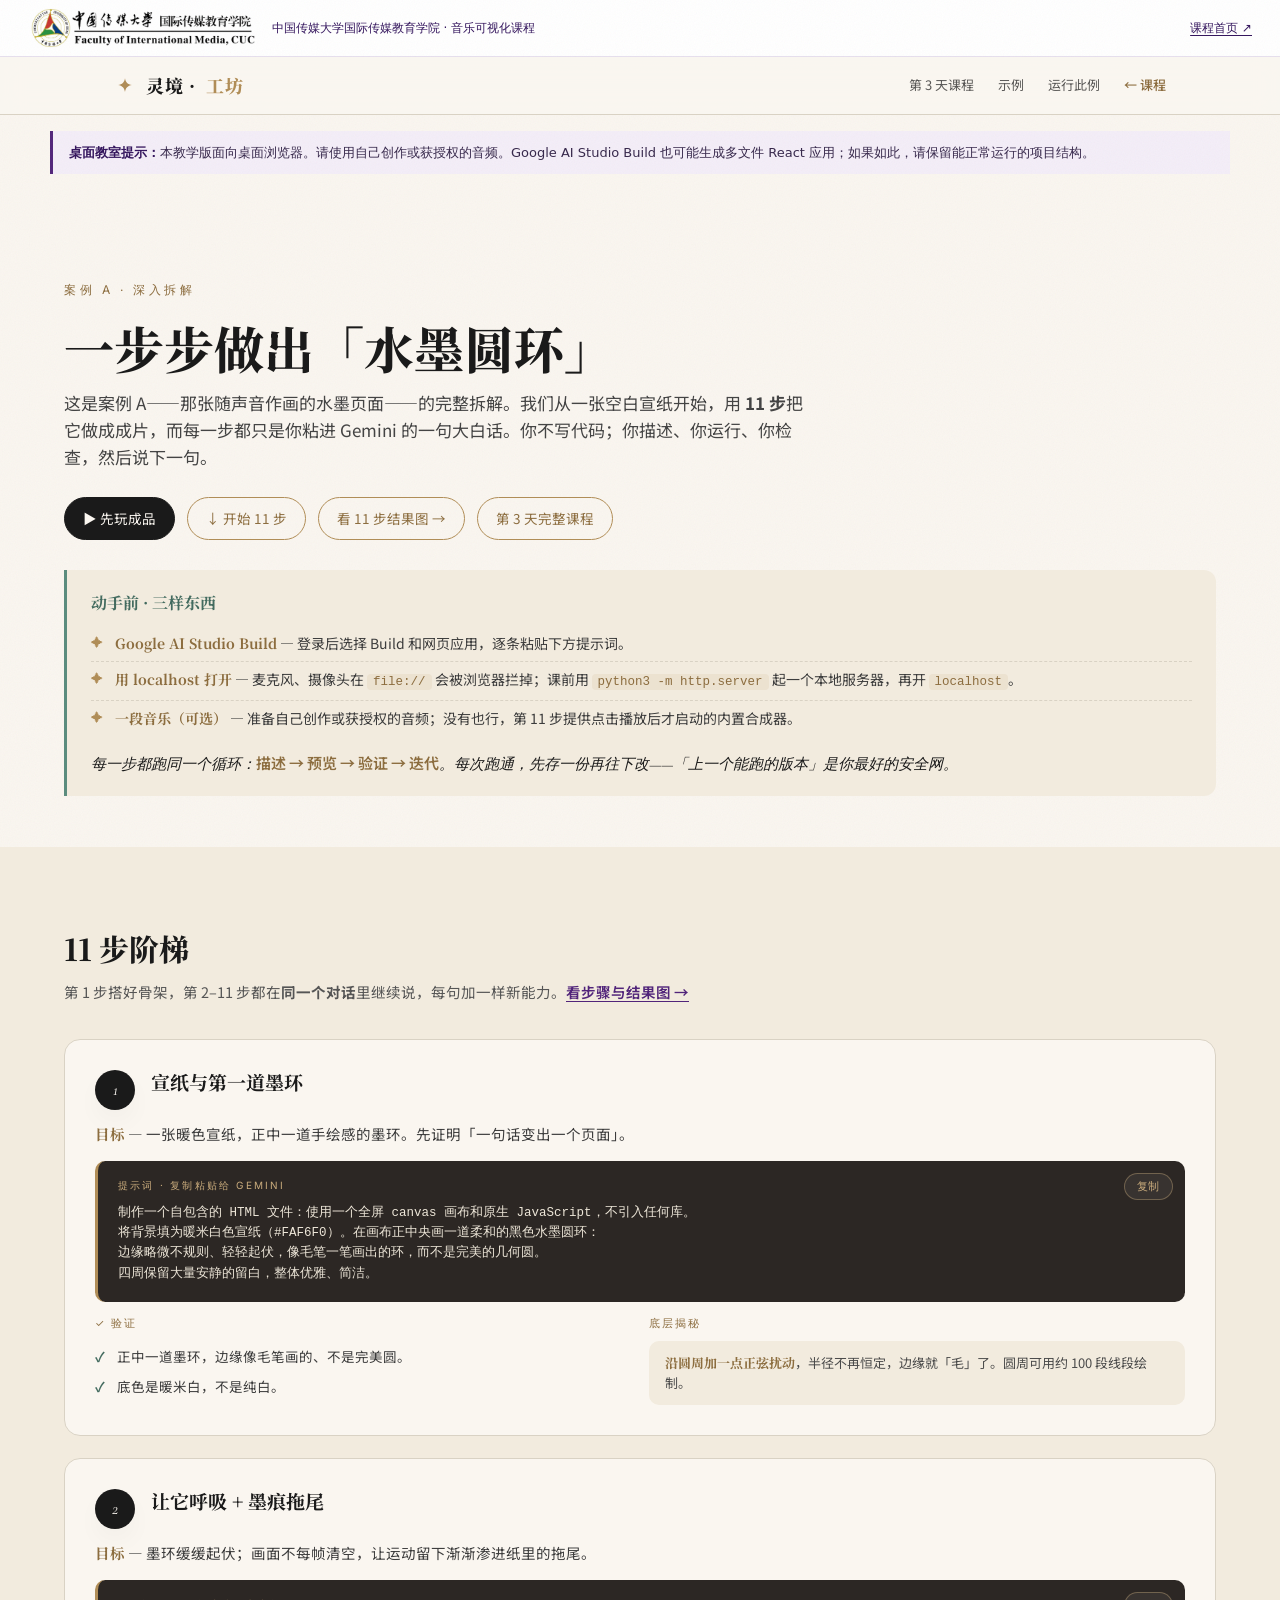
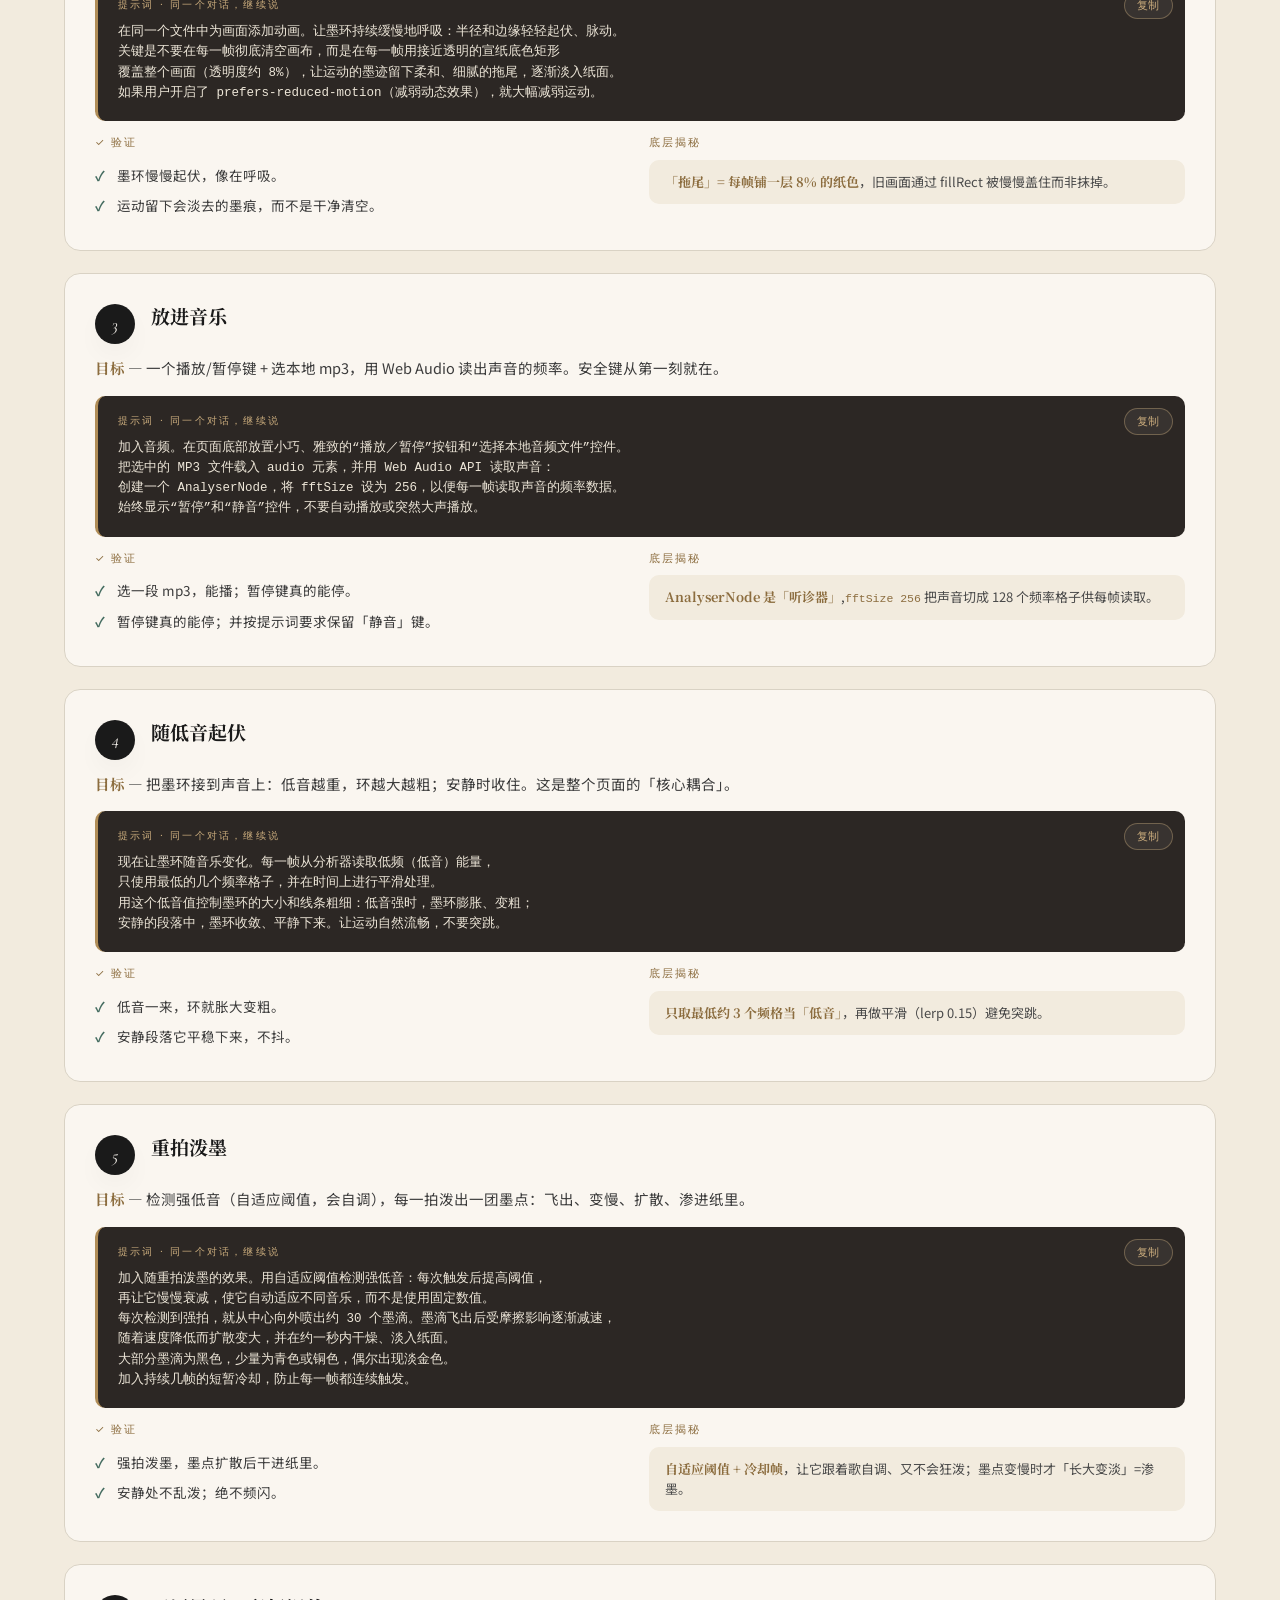
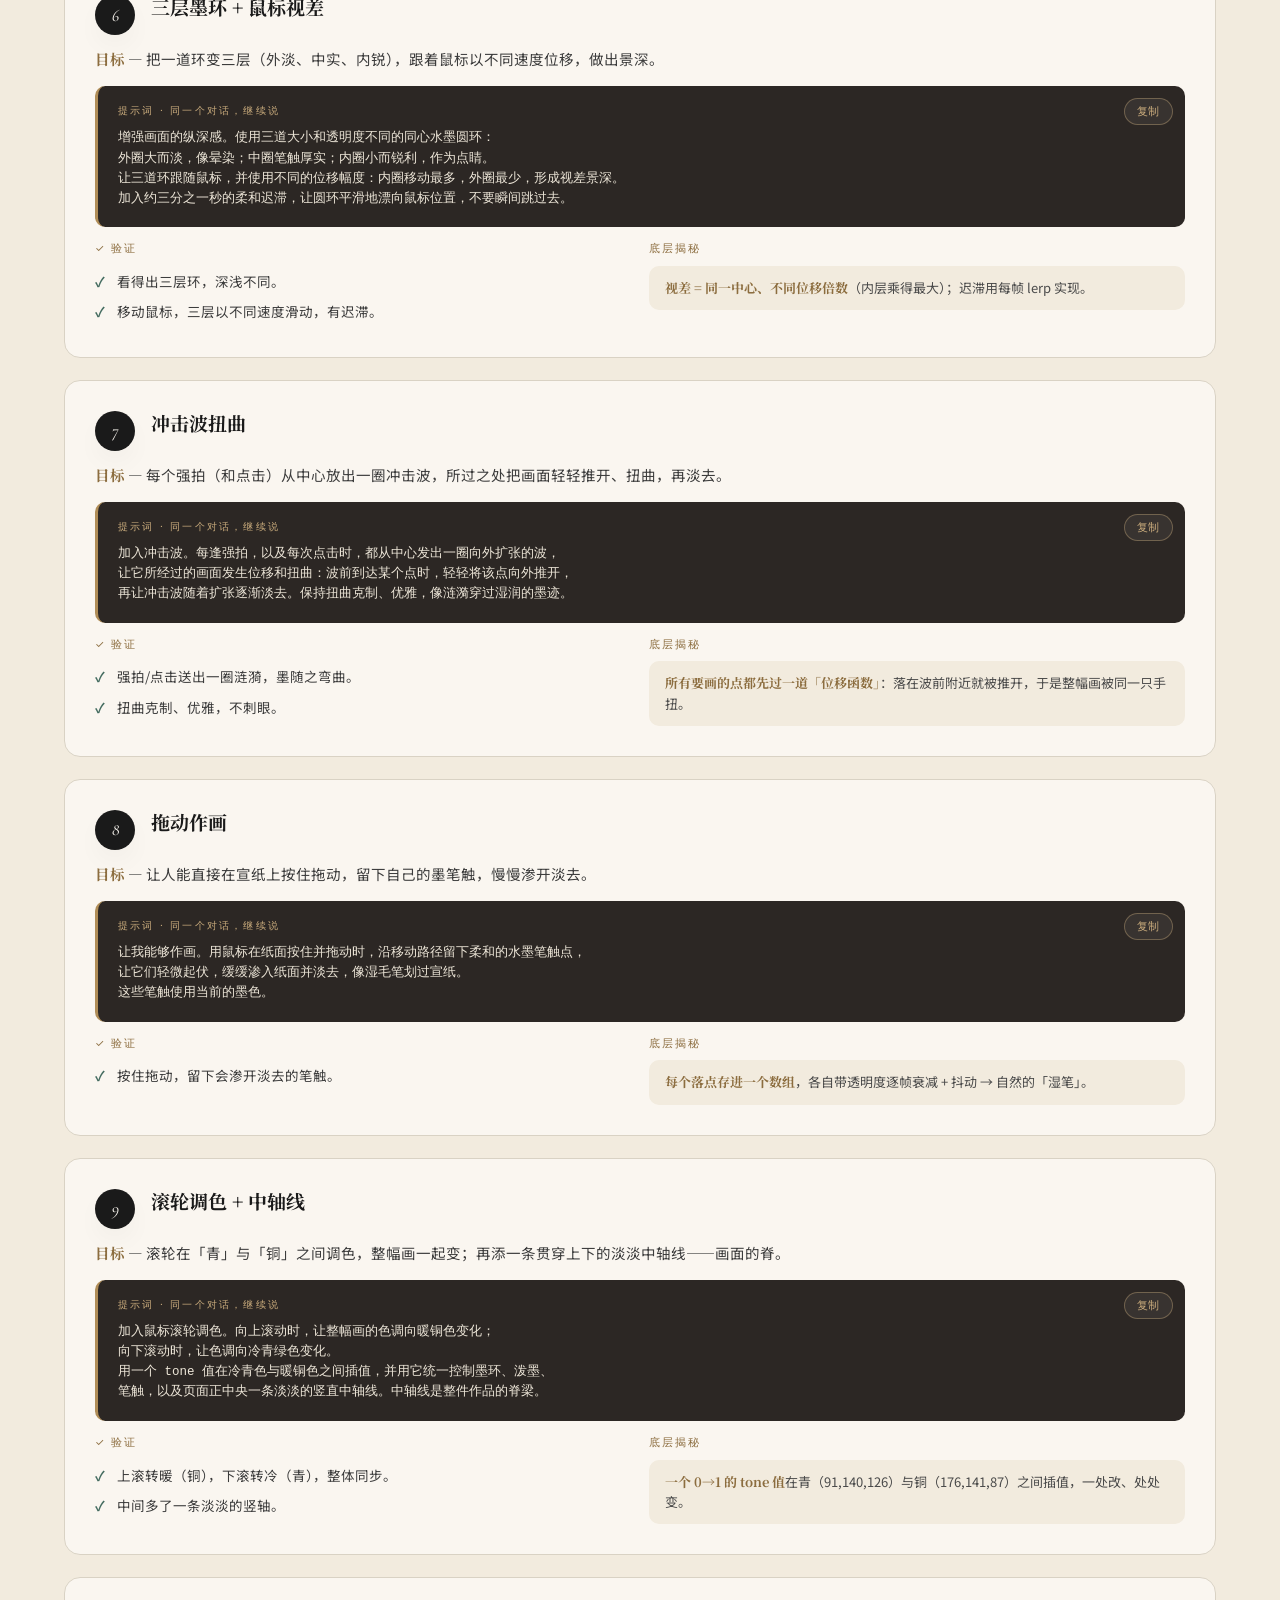
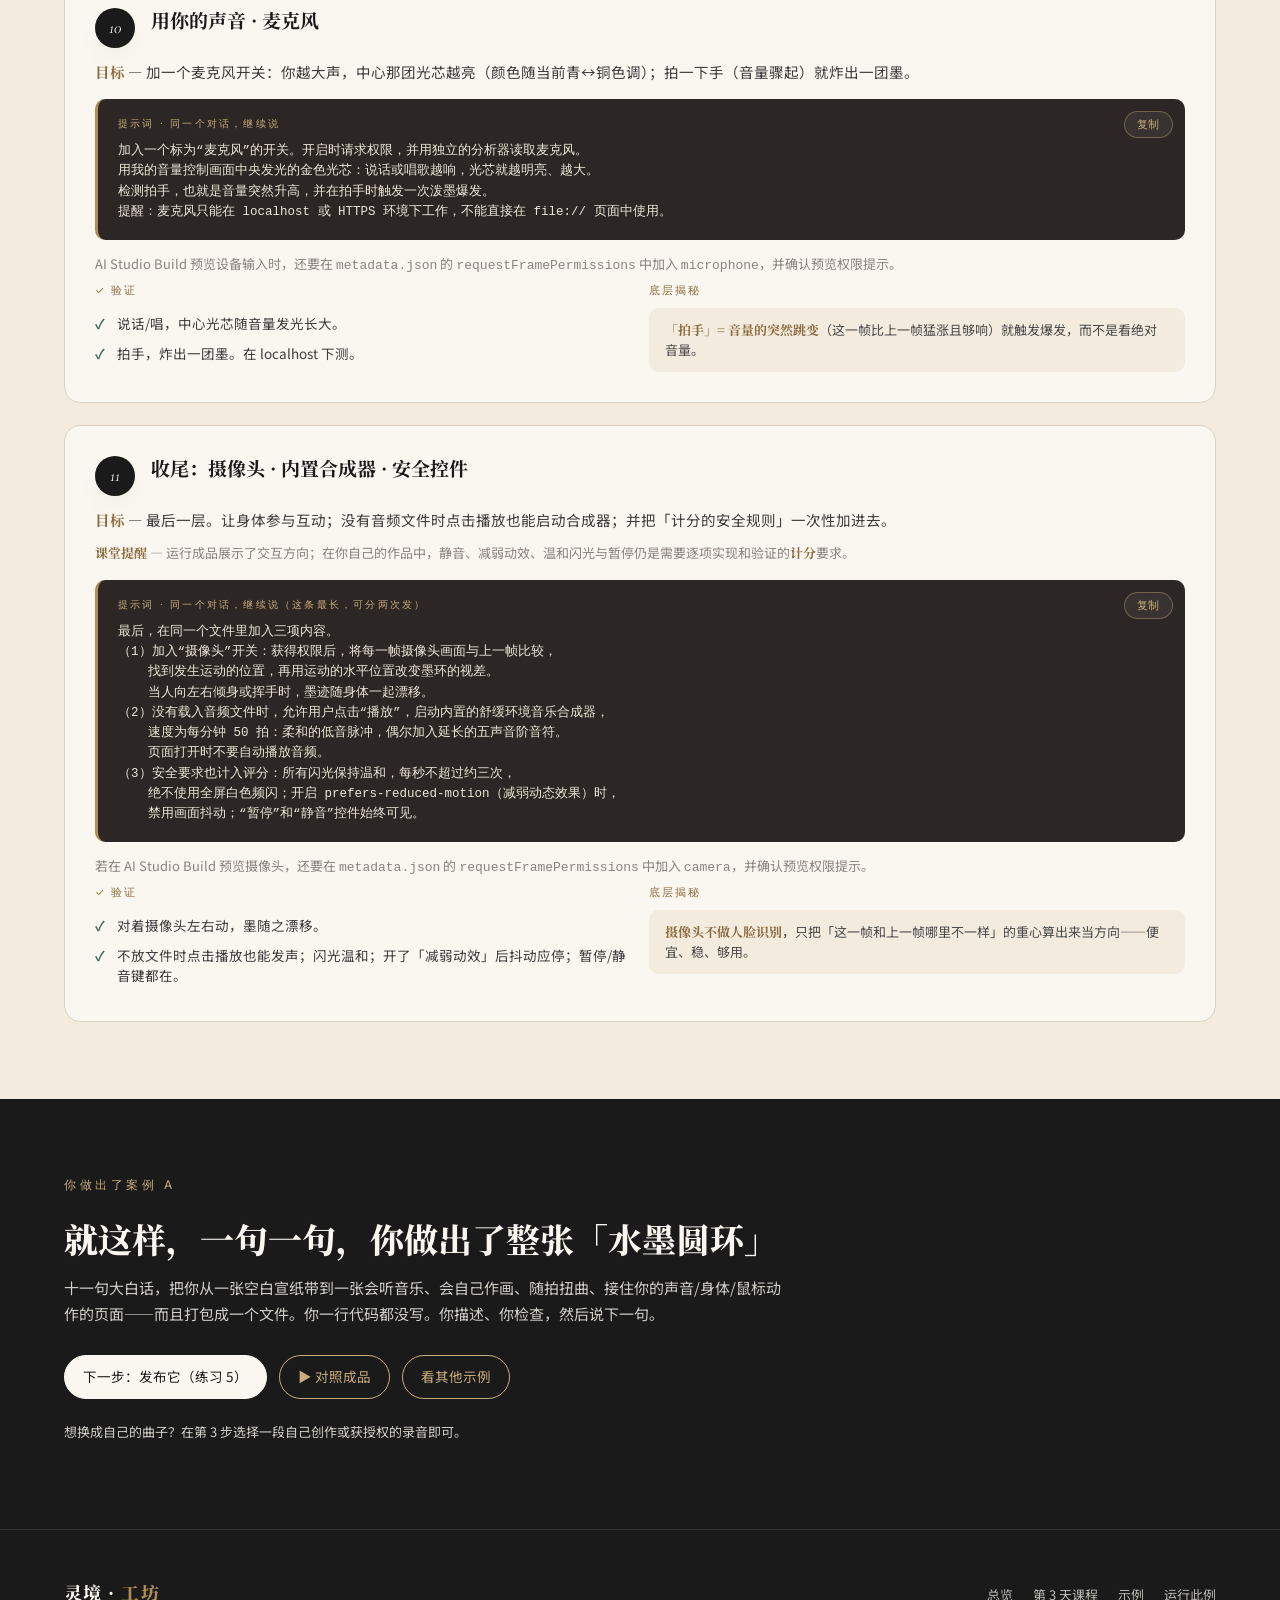
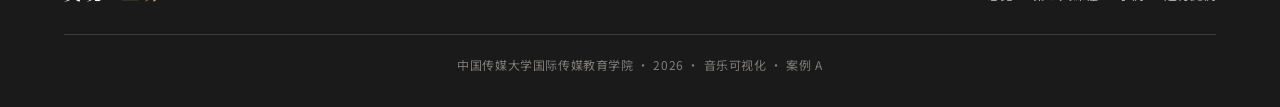
<file: build-sumi-e.html>
<!DOCTYPE html>

<html lang="zh-CN">
<head>
<meta charset="utf-8"/>
<meta content="width=device-width, initial-scale=1.0" name="viewport"/>
<meta content="#1A1A1A" name="theme-color"/>
<meta content="index, follow" name="robots"/>
<title>一步步做出「水墨圆环」 | 中国传媒大学国际传媒教育学院</title>
<meta content="把案例 A「水墨圆环」音乐可视化页面拆成 11 步，每一步给出可直接复制的 Gemini 中文提示词，从空白宣纸到随声音泼墨、可拖动作画、麦克风与摄像头互动的完整作品。" name="description"/>
<meta content="中国传媒大学国际传媒教育学院" name="author"/>
<meta content="article" property="og:type"/>
<meta content="灵境工坊 · 中国传媒大学国际传媒教育学院" property="og:site_name"/>
<meta content="一步步做出「水墨圆环」" property="og:title"/>
<meta content="案例 A 深入拆解：11 条可复制的 Gemini 中文提示词，从空白宣纸做到随声音反应的水墨可视化。" property="og:description"/>
<meta content="zh_CN" property="og:locale"/>
<link href="data:image/svg+xml;utf8,&lt;svg xmlns='http://www.w3.org/2000/svg' viewBox='0 0 64 64'&gt;&lt;rect width='64' height='64' rx='12' fill='%23FAF6F0'/&gt;&lt;path d='M32 12 C34 24, 40 30, 52 32 C40 34, 34 40, 32 52 C30 40, 24 34, 12 32 C24 30, 30 24, 32 12 Z' fill='%23B08D57'/&gt;&lt;/svg&gt;" rel="icon" type="image/svg+xml"/>
<link href="https://fonts.googleapis.com" rel="preconnect"/>
<link crossorigin="" href="https://fonts.gstatic.com" rel="preconnect"/>
<link href="https://fonts.googleapis.com/css2?family=Noto+Serif+SC:wght@400;600;800&amp;family=Noto+Sans+SC:wght@300;400;500&amp;family=Cormorant+Garamond:wght@300;400;500;600;700&amp;family=Inter:wght@300;400;500;600&amp;display=swap" rel="stylesheet"/>
<style>
  /* ============ Reset & tokens (shared with the rest of the site) ============ */
  *, *::before, *::after { box-sizing: border-box; margin: 0; padding: 0; }
  html { scroll-behavior: smooth; -webkit-text-size-adjust: 100%; scroll-padding-top: 80px; }

  :root {
    --ink: #1A1A1A; --ink-2: #2C2724;
    --paper: #FAF6F0; --paper-2: #F2EBDE; --paper-3: #ECE2D0;
    --bronze: #B08D57; --bronze-d: #8C6D3F; --bronze-l: #C9AB7C;
    --jade: #5B8C7E; --jade-d: #436B5F;
    --mute: #8B847B; --line: #D9D2C4;
    --serif-en: "Cormorant Garamond", "Georgia", serif;
    --serif-cn: "Noto Serif SC", "Songti SC", "STSong", serif;
    --sans-en:  "Inter", -apple-system, BlinkMacSystemFont, "Helvetica Neue", sans-serif;
    --sans-cn:  "Noto Sans SC", "PingFang SC", "Heiti SC", sans-serif;
    --mono: ui-monospace, "SF Mono", Menlo, Consolas, monospace;
    --w-max: 1180px; --pad-x: clamp(20px, 5vw, 64px);
    --shadow-soft: 0 12px 30px -10px rgba(0, 0, 0, 0.12);
    --shadow-medium: 0 22px 50px -18px rgba(0, 0, 0, 0.18);
  }

  body {
    font-family: var(--sans-en), var(--sans-cn);
    color: var(--ink); background: var(--paper);
    line-height: 1.6; font-weight: 400; overflow-x: hidden;
  }
  body::before {
    content: ''; position: fixed; inset: 0; pointer-events: none; opacity: 0.05; z-index: 1;
    background-image: url("data:image/svg+xml;utf8,<svg xmlns='http://www.w3.org/2000/svg' width='160' height='160'><filter id='n'><feTurbulence type='fractalNoise' baseFrequency='0.85' numOctaves='2'/></filter><rect width='100%' height='100%' filter='url(%23n)'/></svg>");
  }

  .progress { position: fixed; top: 0; left: 0; height: 2px; background: linear-gradient(90deg, var(--bronze), var(--bronze-l)); width: 0%; z-index: 100; transition: width 0.1s linear; }

  /* ============ Top nav ============ */
  .topnav { position: sticky; top: 0; z-index: 50; background: rgba(250,246,240,0.85); backdrop-filter: blur(12px) saturate(120%); -webkit-backdrop-filter: blur(12px) saturate(120%); border-bottom: 1px solid var(--line); }
  .topnav-inner { max-width: var(--w-max); margin: 0 auto; padding: 14px var(--pad-x); display: flex; align-items: center; justify-content: space-between; gap: 24px; }
  .brand { font-family: var(--serif-cn); font-weight: 800; font-size: 18px; letter-spacing: 0.05em; display: flex; align-items: center; gap: 10px; color: var(--ink); text-decoration: none; }
  .brand .mark-icon { width: 22px; height: 22px; display: inline-block; color: var(--bronze); }
  .brand .accent { color: var(--bronze); }
  .nav-links { display: flex; gap: clamp(12px, 2vw, 24px); font-size: 13px; list-style: none; }
  .nav-links a { color: var(--ink); text-decoration: none; opacity: 0.72; transition: opacity 0.2s, color 0.2s; }
  .nav-links a:hover { opacity: 1; color: var(--bronze-d); }
  .nav-links a.home-link { color: var(--bronze-d); font-weight: 500; opacity: 1; }
  @media (max-width: 760px) { .nav-links li.opt { display: none; } }

  /* ============ Layout ============ */
  section { padding: clamp(40px, 6vw, 80px) var(--pad-x); position: relative; z-index: 2; }
  .container { max-width: var(--w-max); margin: 0 auto; }
  .eyebrow { font-family: var(--sans-en); font-size: 12px; letter-spacing: 0.3em; text-transform: uppercase; color: var(--bronze-d); margin-bottom: 18px; }

  /* ============ Hero ============ */
  .hero { padding-top: clamp(48px, 7vw, 96px); padding-bottom: clamp(28px, 4vw, 56px); }
  .hero h1 { font-family: var(--serif-cn); font-weight: 800; font-size: clamp(30px, 5vw, 50px); line-height: 1.2; margin-bottom: 12px; }
  .hero h1 .en { display: block; font-family: var(--serif-en); font-weight: 500; font-style: italic; font-size: 0.5em; color: var(--mute); margin-top: 8px; letter-spacing: 0.01em; }
  .hero .lead { font-size: clamp(15px, 1.6vw, 17px); color: #444; max-width: 740px; margin-bottom: 8px; }
  .hero .lead.cn { color: var(--mute); font-size: 14.5px; max-width: 740px; }
  .hero-actions { display: flex; flex-wrap: wrap; gap: 12px; margin-top: 26px; }
  .pill-link { display: inline-flex; align-items: center; gap: 8px; font-size: 13.5px; text-decoration: none; padding: 10px 18px; border-radius: 100px; border: 1px solid var(--bronze); color: var(--bronze-d); transition: background 0.2s, color 0.2s, transform 0.2s; }
  .pill-link:hover { background: var(--bronze); color: var(--paper); transform: translateY(-2px); }
  .pill-link.solid { background: var(--ink); color: var(--paper); border-color: var(--ink); }
  .pill-link.solid:hover { background: var(--bronze-d); border-color: var(--bronze-d); }

  /* ============ Prereq / loop note ============ */
  .note-card { background: var(--paper-2); border-left: 3px solid var(--jade); border-radius: 0 12px 12px 0; padding: 20px 24px; margin-top: 30px; }
  .note-card h3 { font-family: var(--serif-cn); font-weight: 700; font-size: 16px; color: var(--jade-d); margin-bottom: 10px; }
  .note-card h3 .en { font-family: var(--serif-en); font-style: italic; font-weight: 400; font-size: 13px; color: var(--mute); margin-left: 8px; }
  .note-card ul { list-style: none; }
  .note-card li { position: relative; padding: 7px 0 7px 24px; font-size: 14px; color: #3c3c3c; line-height: 1.55; border-bottom: 1px dashed var(--line); }
  .note-card li:last-child { border-bottom: none; }
  .note-card li::before { content: '✦'; position: absolute; left: 0; top: 7px; color: var(--bronze); font-size: 12px; }
  .note-card li b { color: var(--bronze-d); font-family: var(--serif-cn); }
  .note-card li .en { color: var(--mute); }
  .note-card code { font-family: var(--mono); font-size: 12.5px; color: var(--bronze-d); background: var(--paper-3); padding: 1px 6px; border-radius: 4px; }
  .loop-line { margin-top: 14px; font-family: var(--serif-en); font-style: italic; font-size: 15px; color: var(--ink); }
  .loop-line b { color: var(--bronze-d); font-style: normal; font-family: var(--sans-cn); font-weight: 600; }

  /* ============ Steps ============ */
  #steps { background: var(--paper-2); }
  .ladder-title { font-family: var(--serif-cn); font-weight: 800; font-size: clamp(22px, 3.2vw, 30px); margin-bottom: 6px; }
  .ladder-title .en { display: block; font-family: var(--serif-en); font-style: italic; font-weight: 500; font-size: 0.52em; color: var(--mute); margin-top: 6px; }
  .ladder-sub { font-size: 14.5px; color: #555; max-width: 720px; margin: 8px 0 36px; }

  .step-list { display: grid; gap: 22px; counter-reset: step; }
  .step { position: relative; background: var(--paper); border: 1px solid var(--line); border-radius: 16px; padding: clamp(22px, 3vw, 30px); transition: box-shadow 0.25s, transform 0.25s; }
  .step:hover { box-shadow: var(--shadow-soft); transform: translateY(-2px); }
  .step-top { display: flex; align-items: flex-start; gap: 16px; margin-bottom: 6px; }
  .step-no { flex-shrink: 0; width: 40px; height: 40px; border-radius: 50%; background: var(--ink); color: var(--paper); font-family: var(--serif-en); font-style: italic; font-size: 17px; display: flex; align-items: center; justify-content: center; box-shadow: var(--shadow-soft); }
  .step-h h3 { font-family: var(--serif-cn); font-weight: 700; font-size: 19px; line-height: 1.3; }
  .step-h h3 .en { display: block; font-family: var(--serif-en); font-style: italic; font-weight: 500; font-size: 0.74em; color: var(--mute); margin-top: 2px; }
  .step .goal { font-size: 14.5px; color: #3c3c3c; line-height: 1.6; margin: 12px 0 4px; }
  .step .goal b { font-family: var(--serif-cn); color: var(--bronze-d); }
  .step .goal .en { display: block; color: var(--mute); font-size: 13.5px; margin-top: 2px; }

  /* prompt box (matches courses.html) */
  .prompt-box { position: relative; background: var(--ink-2); color: #EDE6D8; border-radius: 10px; padding: 16px 18px 18px 20px; margin: 16px 0 14px; border-left: 3px solid var(--bronze); overflow: hidden; }
  .prompt-box .plabel { display: block; font-family: var(--sans-en); font-size: 10px; letter-spacing: 0.22em; text-transform: uppercase; color: var(--bronze-l); margin-bottom: 10px; padding-right: 84px; }
  .prompt-box pre { font-family: var(--mono); font-size: 12.5px; line-height: 1.62; white-space: pre-wrap; word-break: break-word; color: #EDE6D8; }
  .copy-btn { position: absolute; top: 12px; right: 12px; font-family: var(--sans-en); font-size: 11px; letter-spacing: 0.05em; color: var(--bronze-l); background: rgba(255,255,255,0.06); border: 1px solid rgba(201,171,124,0.4); border-radius: 100px; padding: 5px 12px; cursor: pointer; transition: background 0.2s, color 0.2s; }
  .copy-btn:hover { background: var(--bronze); color: var(--ink); border-color: var(--bronze); }

  /* verify + under-the-hood */
  .step-grid { display: grid; grid-template-columns: 1fr 1fr; gap: 18px; margin-top: 6px; }
  @media (max-width: 680px) { .step-grid { grid-template-columns: 1fr; } }
  .cell .h { font-family: var(--sans-en); font-size: 10.5px; letter-spacing: 0.18em; text-transform: uppercase; color: var(--bronze-d); margin-bottom: 8px; display: flex; align-items: center; gap: 6px; }
  .verify ul { list-style: none; }
  .verify li { position: relative; padding: 5px 0 5px 22px; font-size: 13.5px; color: #3c3c3c; line-height: 1.5; }
  .verify li::before { content: '✓'; position: absolute; left: 0; top: 5px; color: var(--jade-d); font-weight: 700; }
  .verify li .en { display: block; color: var(--mute); font-size: 12.5px; }
  .under { background: var(--paper-2); border-radius: 10px; padding: 12px 16px; font-size: 13px; color: #4a4a4a; line-height: 1.55; }
  .under b { font-family: var(--serif-cn); color: var(--bronze-d); }
  .under .en { display: block; color: var(--mute); font-size: 12px; margin-top: 3px; }
  .under code { font-family: var(--mono); font-size: 11.5px; color: var(--bronze-d); }

  /* ============ Closing ============ */
  #closing { background: var(--ink); color: var(--paper); }
  #closing .eyebrow { color: var(--bronze-l); }
  #closing h2 { font-family: var(--serif-cn); font-weight: 800; font-size: clamp(24px, 3.4vw, 34px); margin-bottom: 8px; }
  #closing h2 .en { display: block; font-family: var(--serif-en); font-style: italic; font-weight: 500; font-size: 0.5em; color: rgba(250,246,240,0.6); margin-top: 6px; }
  #closing p { color: rgba(250,246,240,0.82); font-size: 15px; max-width: 720px; line-height: 1.75; margin-bottom: 8px; }
  #closing p.cn { color: rgba(250,246,240,0.55); font-size: 14px; }
  #closing .hero-actions { margin-top: 28px; }
  #closing .pill-link { border-color: var(--bronze-l); color: var(--bronze-l); }
  #closing .pill-link:hover { background: var(--bronze-l); color: var(--ink); }
  #closing .pill-link.solid { background: var(--paper); color: var(--ink); border-color: var(--paper); }
  #closing .pill-link.solid:hover { background: var(--bronze-l); border-color: var(--bronze-l); }

  /* ============ Footer ============ */
  footer { background: var(--ink); color: var(--paper); padding: 48px var(--pad-x) 36px; position: relative; z-index: 2; border-top: 1px solid rgba(250,246,240,0.1); }
  .foot-inner { max-width: var(--w-max); margin: 0 auto; display: flex; flex-wrap: wrap; gap: 24px; justify-content: space-between; align-items: baseline; }
  .foot-brand { font-family: var(--serif-cn); font-weight: 800; font-size: 18px; color: var(--paper); letter-spacing: 0.08em; }
  .foot-brand .accent { color: var(--bronze); }
  footer a { color: rgba(250,246,240,0.72); text-decoration: none; transition: color 0.2s; font-size: 13px; }
  footer a:hover { color: var(--bronze-l); }
  .foot-bottom { max-width: var(--w-max); margin: 28px auto 0; padding-top: 20px; border-top: 1px solid rgba(250,246,240,0.15); font-size: 12px; color: rgba(250,246,240,0.45); text-align: center; letter-spacing: 0.05em; }

  /* ============ Reveal / motion ============ */
  .reveal { opacity: 0; transform: translateY(22px); transition: opacity 0.7s ease, transform 0.7s ease; }
  .reveal.in { opacity: 1; transform: translateY(0); }
  @media (prefers-reduced-motion: reduce) { *, *::before, *::after { animation-duration: 0.01ms !important; transition-duration: 0.01ms !important; } .reveal { opacity: 1; transform: none; } }
  @media print { .topnav, .progress, footer { display: none; } body { background: white; } body::before { display: none; } .step, .note-card { page-break-inside: avoid; } .prompt-box { background: #f4efe6; color: #1A1A1A; } .prompt-box pre, .prompt-box .plabel { color: #1A1A1A; } .copy-btn { display: none; } }

/* 中国传媒大学国际传媒教育学院教学版。 */
.cuc-context-bar {
  box-sizing: border-box; min-height: 44px; padding: 6px clamp(12px, 3vw, 28px);
  display: flex; align-items: center; justify-content: space-between; gap: 12px;
  background: #fff; color: #32135c; border-bottom: 1px solid #e7e0ee;
  font: 500 12px/1.35 system-ui, -apple-system, "Segoe UI", sans-serif;
  letter-spacing: 0; text-align: left;
}
.cuc-context-bar .cuc-context-identity { display: flex; align-items: center; gap: 14px; min-width: 0; }
.cuc-context-bar img { display: block; width: auto; height: 26px; max-width: none; flex: none; }
.cuc-context-bar .cuc-context-label { display: block; min-width: 0; }
.cuc-context-bar a { color: #32135c; flex: none; text-decoration: underline; text-underline-offset: 3px; white-space: nowrap; }
.cuc-context-bar a:hover { color: #60389c; }
.cuc-context-bar a:focus-visible { outline: 2px solid #60389c; outline-offset: 3px; }
@media (max-width: 620px) {
  .cuc-context-bar { flex-wrap: wrap; gap: 4px 8px; font-size: 10px; min-height: 52px; }
  .cuc-context-bar .cuc-context-identity { flex: 1 1 100%; gap: 8px; }
  .cuc-context-bar img { height: 18px; }
  .cuc-context-bar a { font-size: 10px; margin-left: auto; }
}


.cuc-adaptation { box-sizing: border-box; max-width: 1180px; margin: 16px auto; padding: 11px 16px; border-left: 3px solid #51247a; background: #f4eef8; color: #35264a; font: 13px/1.65 system-ui, -apple-system, "Segoe UI", sans-serif; }
.cuc-adaptation strong { color: #32135c; }
.cuc-adaptation code { overflow-wrap: anywhere; }
@media (max-width: 1220px) { .cuc-adaptation { margin-left: 18px; margin-right: 18px; } }

/* 中文教学版标识与文字排版。 */
body { font-family: var(--sans-cn), var(--sans-en); }
.cuc-context-bar .cuc-logo { height: 44px; width: auto; max-width: min(55vw, 330px); object-fit: contain; }
.results-page .school-lockup .cuc-logo { height: 46px; width: auto; max-width: min(45vw, 300px); object-fit: contain; }
.results-page .foot-brand { font-family: var(--serif-cn); font-style: normal; font-size: clamp(32px, 3.4vw, 48px); letter-spacing: 0; }
@media (max-width: 760px) {
  .cuc-context-bar .cuc-context-identity { flex-wrap: wrap; }
  .cuc-context-bar .cuc-logo { height: 34px; max-width: 250px; }
  .results-page .school-lockup { flex-wrap: wrap; gap: 9px; }
  .results-page .school-lockup .cuc-logo { height: 38px; max-width: 250px; }
  .results-page .school-course { padding-left: 0; border-left: 0; white-space: normal; }
  .results-page .lesson-nav { flex-wrap: wrap; gap: 12px 20px; }
}
</style>
</head>
<body>
<div class="cuc-context-bar">
<div class="cuc-context-identity">
<img alt="中国传媒大学国际传媒教育学院标识" class="cuc-logo" height="475" src="assets/cuc-logo.jpg" width="2480"/>
<span class="cuc-context-label">中国传媒大学国际传媒教育学院 · 音乐可视化课程</span>
</div>
<a aria-label="返回音乐可视化课程首页" href="index.html">课程首页 ↗</a>
</div>
<div class="progress" id="progress"></div>
<!-- =================== NAV =================== -->
<nav class="topnav">
<div class="topnav-inner">
<a class="brand" href="index.html">
<svg aria-hidden="true" class="mark-icon" fill="currentColor" viewbox="0 0 64 64">
<path d="M32 12 C34 24, 40 30, 52 32 C40 34, 34 40, 32 52 C30 40, 24 34, 12 32 C24 30, 30 24, 32 12 Z"></path>
</svg>
      灵境 · <span class="accent">工坊</span>
</a>
<ul class="nav-links">
<li class="opt"><a href="courses.html#visual">第 3 天课程</a></li>
<li><a href="visualizers.html">示例</a></li>
<li><a href="ink-wash-ring-original.html?v=original-1" rel="noopener" target="_blank">运行此例</a></li>
<li><a class="home-link" href="courses.html">← 课程</a></li>
</ul>
</div>
</nav>
<aside aria-label="教学版使用提示" class="cuc-adaptation"><strong>桌面教室提示：</strong>本教学版面向桌面浏览器。请使用自己创作或获授权的音频。Google AI Studio Build 也可能生成多文件 React 应用；如果如此，请保留能正常运行的项目结构。</aside>
<!-- =================== HERO =================== -->
<section class="hero">
<div class="container">
<div class="eyebrow reveal">案例 A · 深入拆解</div>
<h1 class="reveal">一步步做出「水墨圆环」</h1>

<p class="lead reveal">这是案例 A——那张随声音作画的水墨页面——的完整拆解。我们从一张空白宣纸开始，用 <b>11 步</b>把它做成成片，而每一步都只是你粘进 Gemini 的一句大白话。你不写代码；你描述、你运行、你检查，然后说下一句。</p>
<div class="hero-actions reveal">
<a class="pill-link solid" href="ink-wash-ring-original.html?v=original-1" rel="noopener" target="_blank">▶ 先玩成品</a>
<a class="pill-link" href="#steps">↓ 开始 11 步</a>
<a class="pill-link" href="build-sumi-e-results.html#steps">看 11 步结果图 →</a>
<a class="pill-link" href="courses.html#visual">第 3 天完整课程</a>
</div>
<div class="note-card reveal">
<h3>动手前 · 三样东西</h3>
<ul>
<li><b>Google AI Studio Build</b> — 登录后选择 Build 和网页应用，逐条粘贴下方提示词。</li>
<li><b>用 localhost 打开</b> — 麦克风、摄像头在 <code>file://</code> 会被浏览器拦掉；课前用 <code>python3 -m http.server</code> 起一个本地服务器，再开 <code>localhost</code>。</li>
<li><b>一段音乐（可选）</b> — 准备自己创作或获授权的音频；没有也行，第 11 步提供点击播放后才启动的内置合成器。</li>
</ul>
<p class="loop-line">每一步都跑同一个循环：<b>描述 → 预览 → 验证 → 迭代</b>。每次跑通，先存一份再往下改——「上一个能跑的版本」是你最好的安全网。</p>

</div>
</div>
</section>
<!-- =================== STEPS =================== -->
<section id="steps">
<div class="container">
<div class="ladder-title reveal">11 步阶梯</div>
<p class="ladder-sub reveal">第 1 步搭好骨架，第 2–11 步都在<b>同一个对话</b>里继续说，每句加一样新能力。<a href="build-sumi-e-results.html#steps" style="color:#51247a;font-weight:600;text-underline-offset:3px;">看步骤与结果图 →</a></p>
<div class="step-list">
<!-- STEP 1 -->
<div class="step reveal">
<div class="step-top">
<div class="step-no">1</div>
<div class="step-h"><h3>宣纸与第一道墨环</h3></div>
</div>
<p class="goal"><b>目标</b> — 一张暖色宣纸，正中一道手绘感的墨环。先证明「一句话变出一个页面」。</p>
<div class="prompt-box">
<span class="plabel">提示词 · 复制粘贴给 Gemini</span>
<button class="copy-btn" type="button">复制</button>
<pre>制作一个自包含的 HTML 文件：使用一个全屏 canvas 画布和原生 JavaScript，不引入任何库。
将背景填为暖米白色宣纸（#FAF6F0）。在画布正中央画一道柔和的黑色水墨圆环：
边缘略微不规则、轻轻起伏，像毛笔一笔画出的环，而不是完美的几何圆。
四周保留大量安静的留白，整体优雅、简洁。</pre>
</div>
<div class="step-grid">
<div class="cell verify"><div class="h">✓ 验证</div><ul>
<li>正中一道墨环，边缘像毛笔画的、不是完美圆。</li>
<li>底色是暖米白，不是纯白。</li>
</ul></div>
<div class="cell"><div class="h">底层揭秘</div><div class="under"><b>沿圆周加一点正弦扰动</b>，半径不再恒定，边缘就「毛」了。圆周可用约 100 段线段绘制。</div></div>
</div>
</div>
<!-- STEP 2 -->
<div class="step reveal">
<div class="step-top">
<div class="step-no">2</div>
<div class="step-h"><h3>让它呼吸 + 墨痕拖尾</h3></div>
</div>
<p class="goal"><b>目标</b> — 墨环缓缓起伏；画面不每帧清空，让运动留下渐渐渗进纸里的拖尾。</p>
<div class="prompt-box">
<span class="plabel">提示词 · 同一个对话，继续说</span>
<button class="copy-btn" type="button">复制</button>
<pre>在同一个文件中为画面添加动画。让墨环持续缓慢地呼吸：半径和边缘轻轻起伏、脉动。
关键是不要在每一帧彻底清空画布，而是在每一帧用接近透明的宣纸底色矩形
覆盖整个画面（透明度约 8%），让运动的墨迹留下柔和、细腻的拖尾，逐渐淡入纸面。
如果用户开启了 prefers-reduced-motion（减弱动态效果），就大幅减弱运动。</pre>
</div>
<div class="step-grid">
<div class="cell verify"><div class="h">✓ 验证</div><ul>
<li>墨环慢慢起伏，像在呼吸。</li>
<li>运动留下会淡去的墨痕，而不是干净清空。</li>
</ul></div>
<div class="cell"><div class="h">底层揭秘</div><div class="under"><b>「拖尾」= 每帧铺一层 8% 的纸色</b>，旧画面通过 fillRect 被慢慢盖住而非抹掉。</div></div>
</div>
</div>
<!-- STEP 3 -->
<div class="step reveal">
<div class="step-top">
<div class="step-no">3</div>
<div class="step-h"><h3>放进音乐</h3></div>
</div>
<p class="goal"><b>目标</b> — 一个播放/暂停键 + 选本地 mp3，用 Web Audio 读出声音的频率。安全键从第一刻就在。</p>
<div class="prompt-box">
<span class="plabel">提示词 · 同一个对话，继续说</span>
<button class="copy-btn" type="button">复制</button>
<pre>加入音频。在页面底部放置小巧、雅致的“播放／暂停”按钮和“选择本地音频文件”控件。
把选中的 MP3 文件载入 audio 元素，并用 Web Audio API 读取声音：
创建一个 AnalyserNode，将 fftSize 设为 256，以便每一帧读取声音的频率数据。
始终显示“暂停”和“静音”控件，不要自动播放或突然大声播放。</pre>
</div>
<div class="step-grid">
<div class="cell verify"><div class="h">✓ 验证</div><ul>
<li>选一段 mp3，能播；暂停键真的能停。</li>
<li>暂停键真的能停；并按提示词要求保留「静音」键。</li>
</ul></div>
<div class="cell"><div class="h">底层揭秘</div><div class="under"><b>AnalyserNode 是「听诊器」</b>,<code>fftSize 256</code> 把声音切成 128 个频率格子供每帧读取。</div></div>
</div>
</div>
<!-- STEP 4 -->
<div class="step reveal">
<div class="step-top">
<div class="step-no">4</div>
<div class="step-h"><h3>随低音起伏</h3></div>
</div>
<p class="goal"><b>目标</b> — 把墨环接到声音上：低音越重，环越大越粗；安静时收住。这是整个页面的「核心耦合」。</p>
<div class="prompt-box">
<span class="plabel">提示词 · 同一个对话，继续说</span>
<button class="copy-btn" type="button">复制</button>
<pre>现在让墨环随音乐变化。每一帧从分析器读取低频（低音）能量，
只使用最低的几个频率格子，并在时间上进行平滑处理。
用这个低音值控制墨环的大小和线条粗细：低音强时，墨环膨胀、变粗；
安静的段落中，墨环收敛、平静下来。让运动自然流畅，不要突跳。</pre>
</div>
<div class="step-grid">
<div class="cell verify"><div class="h">✓ 验证</div><ul>
<li>低音一来，环就胀大变粗。</li>
<li>安静段落它平稳下来，不抖。</li>
</ul></div>
<div class="cell"><div class="h">底层揭秘</div><div class="under"><b>只取最低约 3 个频格当「低音」</b>，再做平滑（lerp 0.15）避免突跳。</div></div>
</div>
</div>
<!-- STEP 5 -->
<div class="step reveal">
<div class="step-top">
<div class="step-no">5</div>
<div class="step-h"><h3>重拍泼墨</h3></div>
</div>
<p class="goal"><b>目标</b> — 检测强低音（自适应阈值，会自调），每一拍泼出一团墨点：飞出、变慢、扩散、渗进纸里。</p>
<div class="prompt-box">
<span class="plabel">提示词 · 同一个对话，继续说</span>
<button class="copy-btn" type="button">复制</button>
<pre>加入随重拍泼墨的效果。用自适应阈值检测强低音：每次触发后提高阈值，
再让它慢慢衰减，使它自动适应不同音乐，而不是使用固定数值。
每次检测到强拍，就从中心向外喷出约 30 个墨滴。墨滴飞出后受摩擦影响逐渐减速，
随着速度降低而扩散变大，并在约一秒内干燥、淡入纸面。
大部分墨滴为黑色，少量为青色或铜色，偶尔出现淡金色。
加入持续几帧的短暂冷却，防止每一帧都连续触发。</pre>
</div>
<div class="step-grid">
<div class="cell verify"><div class="h">✓ 验证</div><ul>
<li>强拍泼墨，墨点扩散后干进纸里。</li>
<li>安静处不乱泼；绝不频闪。</li>
</ul></div>
<div class="cell"><div class="h">底层揭秘</div><div class="under"><b>自适应阈值 + 冷却帧</b>，让它跟着歌自调、又不会狂泼；墨点变慢时才「长大变淡」=渗墨。</div></div>
</div>
</div>
<!-- STEP 6 -->
<div class="step reveal">
<div class="step-top">
<div class="step-no">6</div>
<div class="step-h"><h3>三层墨环 + 鼠标视差</h3></div>
</div>
<p class="goal"><b>目标</b> — 把一道环变三层（外淡、中实、内锐），跟着鼠标以不同速度位移，做出景深。</p>
<div class="prompt-box">
<span class="plabel">提示词 · 同一个对话，继续说</span>
<button class="copy-btn" type="button">复制</button>
<pre>增强画面的纵深感。使用三道大小和透明度不同的同心水墨圆环：
外圈大而淡，像晕染；中圈笔触厚实；内圈小而锐利，作为点睛。
让三道环跟随鼠标，并使用不同的位移幅度：内圈移动最多，外圈最少，形成视差景深。
加入约三分之一秒的柔和迟滞，让圆环平滑地漂向鼠标位置，不要瞬间跳过去。</pre>
</div>
<div class="step-grid">
<div class="cell verify"><div class="h">✓ 验证</div><ul>
<li>看得出三层环，深浅不同。</li>
<li>移动鼠标，三层以不同速度滑动，有迟滞。</li>
</ul></div>
<div class="cell"><div class="h">底层揭秘</div><div class="under"><b>视差 = 同一中心、不同位移倍数</b>（内层乘得最大）；迟滞用每帧 lerp 实现。</div></div>
</div>
</div>
<!-- STEP 7 -->
<div class="step reveal">
<div class="step-top">
<div class="step-no">7</div>
<div class="step-h"><h3>冲击波扭曲</h3></div>
</div>
<p class="goal"><b>目标</b> — 每个强拍（和点击）从中心放出一圈冲击波，所过之处把画面轻轻推开、扭曲，再淡去。</p>
<div class="prompt-box">
<span class="plabel">提示词 · 同一个对话，继续说</span>
<button class="copy-btn" type="button">复制</button>
<pre>加入冲击波。每逢强拍，以及每次点击时，都从中心发出一圈向外扩张的波，
让它所经过的画面发生位移和扭曲：波前到达某个点时，轻轻将该点向外推开，
再让冲击波随着扩张逐渐淡去。保持扭曲克制、优雅，像涟漪穿过湿润的墨迹。</pre>
</div>
<div class="step-grid">
<div class="cell verify"><div class="h">✓ 验证</div><ul>
<li>强拍/点击送出一圈涟漪，墨随之弯曲。</li>
<li>扭曲克制、优雅，不刺眼。</li>
</ul></div>
<div class="cell"><div class="h">底层揭秘</div><div class="under"><b>所有要画的点都先过一道「位移函数」</b>：落在波前附近就被推开，于是整幅画被同一只手扭。</div></div>
</div>
</div>
<!-- STEP 8 -->
<div class="step reveal">
<div class="step-top">
<div class="step-no">8</div>
<div class="step-h"><h3>拖动作画</h3></div>
</div>
<p class="goal"><b>目标</b> — 让人能直接在宣纸上按住拖动，留下自己的墨笔触，慢慢渗开淡去。</p>
<div class="prompt-box">
<span class="plabel">提示词 · 同一个对话，继续说</span>
<button class="copy-btn" type="button">复制</button>
<pre>让我能够作画。用鼠标在纸面按住并拖动时，沿移动路径留下柔和的水墨笔触点，
让它们轻微起伏，缓缓渗入纸面并淡去，像湿毛笔划过宣纸。
这些笔触使用当前的墨色。</pre>
</div>
<div class="step-grid">
<div class="cell verify"><div class="h">✓ 验证</div><ul>
<li>按住拖动，留下会渗开淡去的笔触。</li>
</ul></div>
<div class="cell"><div class="h">底层揭秘</div><div class="under"><b>每个落点存进一个数组</b>，各自带透明度逐帧衰减 + 抖动 → 自然的「湿笔」。</div></div>
</div>
</div>
<!-- STEP 9 -->
<div class="step reveal">
<div class="step-top">
<div class="step-no">9</div>
<div class="step-h"><h3>滚轮调色 + 中轴线</h3></div>
</div>
<p class="goal"><b>目标</b> — 滚轮在「青」与「铜」之间调色，整幅画一起变；再添一条贯穿上下的淡淡中轴线——画面的脊。</p>
<div class="prompt-box">
<span class="plabel">提示词 · 同一个对话，继续说</span>
<button class="copy-btn" type="button">复制</button>
<pre>加入鼠标滚轮调色。向上滚动时，让整幅画的色调向暖铜色变化；
向下滚动时，让色调向冷青绿色变化。
用一个 tone 值在冷青色与暖铜色之间插值，并用它统一控制墨环、泼墨、
笔触，以及页面正中央一条淡淡的竖直中轴线。中轴线是整件作品的脊梁。</pre>
</div>
<div class="step-grid">
<div class="cell verify"><div class="h">✓ 验证</div><ul>
<li>上滚转暖（铜），下滚转冷（青），整体同步。</li>
<li>中间多了一条淡淡的竖轴。</li>
</ul></div>
<div class="cell"><div class="h">底层揭秘</div><div class="under"><b>一个 0→1 的 tone 值</b>在青（91,140,126）与铜（176,141,87）之间插值，一处改、处处变。</div></div>
</div>
</div>
<!-- STEP 10 -->
<div class="step reveal">
<div class="step-top">
<div class="step-no">10</div>
<div class="step-h"><h3>用你的声音 · 麦克风</h3></div>
</div>
<p class="goal"><b>目标</b> — 加一个麦克风开关：你越大声，中心那团光芯越亮（颜色随当前青↔铜色调）；拍一下手（音量骤起）就炸出一团墨。</p>
<div class="prompt-box">
<span class="plabel">提示词 · 同一个对话，继续说</span>
<button class="copy-btn" type="button">复制</button>
<pre>加入一个标为“麦克风”的开关。开启时请求权限，并用独立的分析器读取麦克风。
用我的音量控制画面中央发光的金色光芯：说话或唱歌越响，光芯就越明亮、越大。
检测拍手，也就是音量突然升高，并在拍手时触发一次泼墨爆发。
提醒：麦克风只能在 localhost 或 HTTPS 环境下工作，不能直接在 file:// 页面中使用。</pre>
</div>
<p class="goal" style="font-size:13px;color:var(--mute);">AI Studio Build 预览设备输入时，还要在 <code>metadata.json</code> 的 <code>requestFramePermissions</code> 中加入 <code>microphone</code>，并确认预览权限提示。</p>
<div class="step-grid">
<div class="cell verify"><div class="h">✓ 验证</div><ul>
<li>说话/唱，中心光芯随音量发光长大。</li>
<li>拍手，炸出一团墨。在 localhost 下测。</li>
</ul></div>
<div class="cell"><div class="h">底层揭秘</div><div class="under"><b>「拍手」= 音量的突然跳变</b>（这一帧比上一帧猛涨且够响）就触发爆发，而不是看绝对音量。</div></div>
</div>
</div>
<!-- STEP 11 -->
<div class="step reveal">
<div class="step-top">
<div class="step-no">11</div>
<div class="step-h"><h3>收尾：摄像头 · 内置合成器 · 安全控件</h3></div>
</div>
<p class="goal"><b>目标</b> — 最后一层。让身体参与互动；没有音频文件时点击播放也能启动合成器；并把「计分的安全规则」一次性加进去。</p>
<p class="goal" style="font-size:13px;color:var(--mute);"><b style="color:var(--bronze-d);">课堂提醒</b> — 运行成品展示了交互方向；在你自己的作品中，静音、减弱动效、温和闪光与暂停仍是需要逐项实现和验证的<b style="color:var(--bronze-d);">计分</b>要求。</p>
<div class="prompt-box">
<span class="plabel">提示词 · 同一个对话，继续说（这条最长，可分两次发）</span>
<button class="copy-btn" type="button">复制</button>
<pre>最后，在同一个文件里加入三项内容。
（1）加入“摄像头”开关：获得权限后，将每一帧摄像头画面与上一帧比较，
    找到发生运动的位置，再用运动的水平位置改变墨环的视差。
    当人向左右倾身或挥手时，墨迹随身体一起漂移。
（2）没有载入音频文件时，允许用户点击“播放”，启动内置的舒缓环境音乐合成器，
    速度为每分钟 50 拍：柔和的低音脉冲，偶尔加入延长的五声音阶音符。
    页面打开时不要自动播放音频。
（3）安全要求也计入评分：所有闪光保持温和，每秒不超过约三次，
    绝不使用全屏白色频闪；开启 prefers-reduced-motion（减弱动态效果）时，
    禁用画面抖动；“暂停”和“静音”控件始终可见。</pre>
</div>
<p class="goal" style="font-size:13px;color:var(--mute);">若在 AI Studio Build 预览摄像头，还要在 <code>metadata.json</code> 的 <code>requestFramePermissions</code> 中加入 <code>camera</code>，并确认预览权限提示。</p>
<div class="step-grid">
<div class="cell verify"><div class="h">✓ 验证</div><ul>
<li>对着摄像头左右动，墨随之漂移。</li>
<li>不放文件时点击播放也能发声；闪光温和；开了「减弱动效」后抖动应停；暂停/静音键都在。</li>
</ul></div>
<div class="cell"><div class="h">底层揭秘</div><div class="under"><b>摄像头不做人脸识别</b>，只把「这一帧和上一帧哪里不一样」的重心算出来当方向——便宜、稳、够用。</div></div>
</div>
</div>
</div>
</div>
</section>
<!-- =================== CLOSING =================== -->
<section id="closing">
<div class="container">
<div class="eyebrow reveal">你做出了案例 A</div>
<h2 class="reveal">就这样，一句一句，你做出了整张「水墨圆环」</h2>

<p class="reveal">十一句大白话，把你从一张空白宣纸带到一张会听音乐、会自己作画、随拍扭曲、接住你的声音/身体/鼠标动作的页面——而且打包成一个文件。你一行代码都没写。你描述、你检查，然后说下一句。</p>
<div class="hero-actions reveal">
<a class="pill-link solid" href="courses.html#visual">下一步：发布它（练习 5）</a>
<a class="pill-link" href="ink-wash-ring-original.html?v=original-1" rel="noopener" target="_blank">▶ 对照成品</a>
<a class="pill-link" href="visualizers.html">看其他示例</a>
</div>
<p class="reveal" style="margin-top:22px; font-size:13px;">想换成自己的曲子？在第 3 步选择一段自己创作或获授权的录音即可。</p>
</div>
</section>
<!-- =================== FOOTER =================== -->
<footer>
<div class="foot-inner">
<div class="foot-brand">灵境 · <span class="accent">工坊</span></div>
<div style="display:flex; gap:20px; flex-wrap:wrap;">
<a href="index.html">总览</a>
<a href="courses.html#visual">第 3 天课程</a>
<a href="visualizers.html">示例</a>
<a href="ink-wash-ring-original.html?v=original-1" rel="noopener" target="_blank">运行此例</a>
</div>
</div>
<div class="foot-bottom">中国传媒大学国际传媒教育学院 · 2026 · 音乐可视化 · 案例 A</div>
</footer>
<script>
  // progress bar
  const progress = document.getElementById('progress');
  function onScroll() {
    const h = document.documentElement;
    const scrolled = (h.scrollTop) / (h.scrollHeight - h.clientHeight);
    progress.style.width = (scrolled * 100) + '%';
  }
  window.addEventListener('scroll', onScroll, { passive: true });

  // reveal on scroll
  const io = new IntersectionObserver((entries) => {
    entries.forEach(e => { if (e.isIntersecting) { e.target.classList.add('in'); io.unobserve(e.target); } });
  }, { threshold: 0.12 });
  document.querySelectorAll('.reveal').forEach(el => io.observe(el));

  // copy-to-clipboard on prompt boxes
  document.querySelectorAll('.copy-btn').forEach(btn => {
    btn.addEventListener('click', () => {
      const pre = btn.closest('.prompt-box').querySelector('pre');
      const text = pre.innerText;
      const done = () => { const old = btn.textContent; btn.textContent = '已复制 ✓'; setTimeout(() => { btn.textContent = old; }, 1500); };
      if (navigator.clipboard && navigator.clipboard.writeText) {
        navigator.clipboard.writeText(text).then(done).catch(() => fallback(text, done));
      } else { fallback(text, done); }
    });
  });
  function fallback(text, done) {
    const ta = document.createElement('textarea');
    ta.value = text; ta.style.position = 'fixed'; ta.style.opacity = '0';
    document.body.appendChild(ta); ta.select();
    try { document.execCommand('copy'); done(); } catch (e) {}
    document.body.removeChild(ta);
  }
</script>
</body>
</html>
</file>
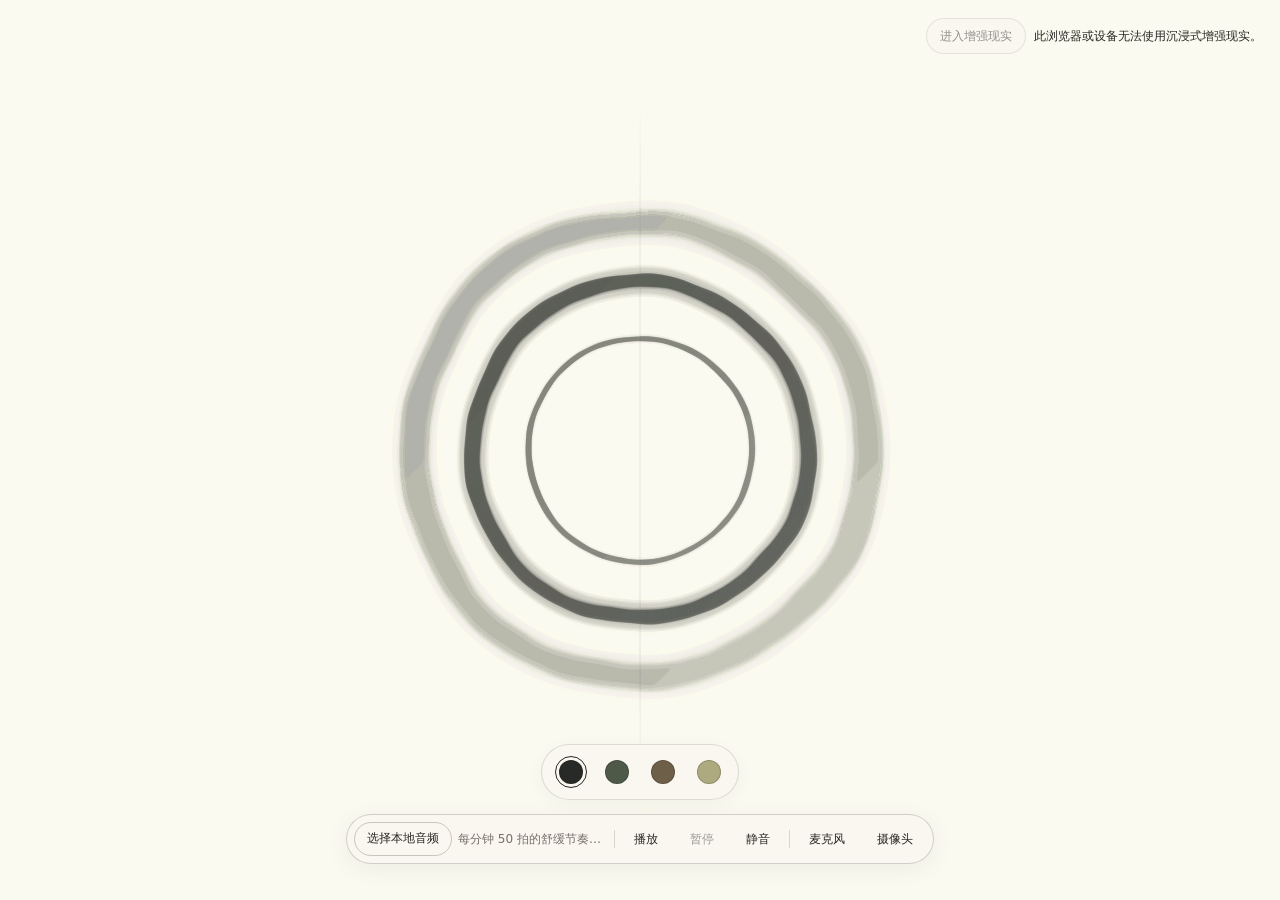
<file: ink-wash-ring-original.html>
<!doctype html>
<html lang="zh-CN">
<head>
  <meta charset="utf-8">
  <meta name="viewport" content="width=device-width, initial-scale=1">
  <title>水墨圆环</title>
  <script>if (new URLSearchParams(location.search).has('embed')) document.documentElement.classList.add('embedded-preview');</script>
  <style>
    /* One warm paper field, one centered ink mark, quiet controls. */
    html, body { margin: 0; width: 100%; height: 100%; overflow: hidden; background: #FAF6F0; }
    canvas { display: block; width: 100vw; height: 100vh; touch-action: none; }
    .ink-colors {
      position: fixed;
      left: 50%;
      bottom: calc(clamp(18px, 4vh, 42px) + 64px);
      transform: translateX(-50%);
      display: flex;
      gap: 2px;
      padding: 5px 7px;
      border: 1px solid rgba(30, 27, 25, .13);
      border-radius: 999px;
      background: rgba(250, 246, 240, .9);
      box-shadow: 0 4px 20px rgba(30, 27, 25, .04);
    }
    .ink-colors button {
      display: grid;
      place-items: center;
      width: 44px;
      height: 44px;
      padding: 0;
      border: 0;
      border-radius: 50%;
      background: transparent;
      cursor: pointer;
    }
    .ink-colors button::before {
      content: '';
      display: block;
      width: 22px;
      height: 22px;
      margin: auto;
      border: 1px solid rgba(30, 27, 25, .22);
      border-radius: 50%;
      background: var(--ink);
    }
    .ink-colors button[aria-pressed="true"]::before { outline: 1px solid #292623; outline-offset: 3px; }
    .ink-colors button:focus-visible { outline: 2px solid #292623; outline-offset: 1px; }
    .controls {
      position: fixed;
      left: 50%;
      bottom: clamp(18px, 4vh, 42px);
      transform: translateX(-50%);
      display: flex;
      align-items: center;
      gap: 6px;
      max-width: calc(100vw - 24px);
      padding: 7px;
      border: 1px solid rgba(30, 27, 25, .18);
      border-radius: 999px;
      background: rgba(250, 246, 240, .9);
      box-shadow: 0 5px 24px rgba(30, 27, 25, .06);
      color: #292623;
      font: 12px/1.2 system-ui, sans-serif;
      white-space: nowrap;
    }
    .controls button, .file-label {
      box-sizing: border-box;
      min-height: 34px;
      padding: 8px 12px;
      border: 1px solid transparent;
      border-radius: 999px;
      background: transparent;
      color: inherit;
      font: inherit;
      cursor: pointer;
    }
    .controls button:hover:not(:disabled), .file-label:hover, .controls button[aria-pressed="true"] {
      border-color: rgba(30, 27, 25, .22);
      background: rgba(30, 27, 25, .06);
    }
    .controls button:focus-visible, .file-label:focus-within { outline: 2px solid #292623; outline-offset: 2px; }
    .controls button:disabled { opacity: .45; cursor: default; }
    .file-label { border-color: rgba(30, 27, 25, .22); }
    .file-label input { position: absolute; width: 1px; height: 1px; opacity: 0; }
    .short-label { display: none; }
    .file-name { max-width: min(20vw, 150px); overflow: hidden; text-overflow: ellipsis; color: #77716b; }
    .divider { width: 1px; height: 18px; background: rgba(30, 27, 25, .15); }
    .capture-status {
      position: fixed;
      left: 50%;
      bottom: calc(clamp(18px, 4vh, 42px) + 126px);
      transform: translateX(-50%);
      display: flex;
      flex-wrap: wrap;
      justify-content: center;
      gap: 6px;
      max-width: calc(100vw - 24px);
    }
    .capture-status span:not(:empty) {
      padding: 7px 12px;
      border-radius: 999px;
      background: rgba(250, 246, 240, .95);
      color: #6d6258;
      font: 12px/1.3 system-ui, sans-serif;
      text-align: center;
    }
    .xr-entry {
      position: fixed;
      top: 18px;
      right: 18px;
      display: flex;
      align-items: center;
      gap: 8px;
      max-width: min(390px, calc(100vw - 36px));
      color: #292623;
      font: 12px/1.35 system-ui, sans-serif;
    }
    .xr-entry button, .xr-overlay button {
      flex: none;
      padding: 9px 13px;
      border: 1px solid rgba(30, 27, 25, .2);
      border-radius: 999px;
      background: rgba(250, 246, 240, .93);
      color: #292623;
      font: inherit;
      cursor: pointer;
    }
    .xr-entry button:disabled { opacity: .5; cursor: default; }
    .xr-entry button:focus-visible, .xr-overlay button:focus-visible { outline: 2px solid #292623; outline-offset: 2px; }
    .xr-entry span { max-width: 240px; }
    .xr-overlay {
      display: none;
      position: fixed;
      inset: 0;
      pointer-events: none;
      align-items: flex-start;
      justify-content: flex-end;
      gap: 8px;
      padding: 18px;
      box-sizing: border-box;
    }
    .xr-overlay.active { display: flex; }
    .xr-overlay button { pointer-events: auto; }
    .embedded-preview .xr-entry { display: none; }
    @media (max-width: 540px) {
      .controls { gap: 2px; }
      .controls button, .file-label { padding-inline: 5px; }
      .wide-label { display: none; }
      .short-label { display: inline; }
      .file-name { display: none; }
    }
  </style>
</head>
<body>
  <canvas aria-label="宣纸上的三重动态水墨圆环；拖动即可绘画" role="img"></canvas>
  <div class="ink-colors" role="group" aria-label="水墨颜色；向上滚动偏向青铜色，向下滚动偏向玉绿色">
    <button type="button" data-ink="black" aria-label="墨黑" aria-pressed="true" style="--ink:#191716"></button>
    <button type="button" data-ink="jade" aria-label="玉绿" aria-pressed="false" style="--ink:#2F6052"></button>
    <button type="button" data-ink="bronze" aria-label="青铜" aria-pressed="false" style="--ink:#875B39"></button>
    <button type="button" data-ink="gold" aria-label="浅金" aria-pressed="false" style="--ink:#C2A46C"></button>
  </div>
  <div class="controls" role="group" aria-label="音频控制">
    <label class="file-label"><span class="wide-label">选择本地音频</span><span class="short-label">音频</span><input id="audio-file" type="file" accept=".mp3,audio/mpeg"></label>
    <span class="file-name" id="file-name" aria-live="polite">每分钟 50 拍的舒缓节奏已就绪</span>
    <span class="divider" aria-hidden="true"></span>
    <button id="play" type="button">播放</button>
    <button id="pause" type="button" disabled>暂停</button>
    <button id="mute" type="button" aria-pressed="false">静音</button>
    <span class="divider" aria-hidden="true"></span>
    <button id="mic" type="button" aria-pressed="false">麦克风</button>
    <button id="webcam" type="button" aria-pressed="false">摄像头</button>
  </div>
  <div class="capture-status" role="status"><span id="mic-status"></span><span id="webcam-status"></span></div>
  <div class="xr-entry"><button id="enter-ar" type="button" disabled>进入增强现实</button><span id="xr-status" role="status">正在检查增强现实支持情况…</span></div>
  <div id="xr-overlay" class="xr-overlay"><button id="recenter-ar" type="button">重新定位</button><button id="exit-ar" type="button">退出增强现实</button></div>
  <audio id="audio" preload="metadata"></audio>
  <video id="webcam-feed" autoplay playsinline muted hidden></video>
  <script>
    const canvas = document.querySelector('canvas');
    const displayCtx = canvas.getContext('2d');
    const paperCanvas = document.createElement('canvas'); // Offscreen ink layer; only one canvas is visible.
    const ctx = paperCanvas.getContext('2d');
    const audio = document.querySelector('#audio');
    const fileInput = document.querySelector('#audio-file');
    const fileName = document.querySelector('#file-name');
    const playButton = document.querySelector('#play');
    const pauseButton = document.querySelector('#pause');
    const muteButton = document.querySelector('#mute');
    const micButton = document.querySelector('#mic');
    const micStatus = document.querySelector('#mic-status');
    const webcamButton = document.querySelector('#webcam');
    const webcamStatus = document.querySelector('#webcam-status');
    const webcamFeed = document.querySelector('#webcam-feed');
    const xrButton = document.querySelector('#enter-ar');
    const xrStatus = document.querySelector('#xr-status');
    const xrOverlay = document.querySelector('#xr-overlay');
    const reducedMotion = matchMedia('(prefers-reduced-motion: reduce)');
    const tau = Math.PI * 2;
    const steps = 240;
    const rings = [
      { scale: 1.34, opacity: 0.22, refresh: 0.12, width: 0.12, bleed: 0.05, blur: 2.4, wash: 6, parallax: 0.06, wobble: 1.25, bass: 0.5, seed: 0.8 },
      { scale: 1, opacity: 0.83, refresh: 0.18, width: 0.1, bleed: 0.18, blur: 0.5, wash: 3.2, parallax: 0.14, wobble: 1, bass: 1, seed: 0 },
      { scale: 0.66, opacity: 0.53, refresh: 0.15, width: 0.055, bleed: 0.04, blur: 0.2, wash: 1.2, parallax: 0.26, wobble: 0.55, bass: 0.65, seed: 1.5 }
    ];
    let width, height, baseRadius, phase = 0, lastTime = 0, fresh = true, bass = 0;
    let bassAverage = 0, hitThreshold = 0, previousBass = 0, musicPeak = 0, cooldownFrames = 0;
    let pointerX = 0, pointerY = 0, driftX = 0, driftY = 0;
    let cameraX = 0, cameraInfluence = 0, lastCameraSample = 0, previousCameraFrame;
    const cameraCanvas = document.createElement('canvas');
    cameraCanvas.width = 96;
    cameraCanvas.height = 72;
    const cameraCtx = cameraCanvas.getContext('2d', { willReadFrequently: true });
    const droplets = [];
    const shockwaves = [];
    const brushMarks = [];
    const inkEndpoints = {
      black: [[20, 45, 52], [58, 39, 24]],
      jade: [[35, 103, 91], [121, 75, 53]],
      bronze: [[63, 100, 92], [157, 91, 51]],
      gold: [[143, 176, 151], [204, 164, 103]]
    };
    const swatches = [...document.querySelectorAll('.ink-colors button')];
    let currentInkKind = 'black', tone = 0.5, targetTone = 0.5;
    const inkPalette = {};
    let paintingPointer = null, lastBrushX = 0, lastBrushY = 0;
    let audioUrl, audioContext, analyser, frequencies;
    let synthContext, synthMaster, synthTimer, synthPlaying = false, nextPulseTime = 0;
    let pulseIndex = 0, lastSynthPulse = -Infinity;
    let micContext, micStream, micAnalyser, micSamples;
    let voiceLevel = 0, micBaseline = 0, previousMicRms = 0, micAge = 0, micCooldown = 0;
    let webcamStream;
    let xrSession = null, xrReferenceSpace = null, xrGl = null, xrProgram = null;
    let xrTexture = null, xrBuffer = null, xrModelMatrix = null, xrTextureWidth = 0, xrTextureHeight = 0;
    let xrLastError = '';
    let windowFrameId = null;
    const accentTimes = [];
    audio.volume = 0.3;

    function updateInkPalette() {
      for (const [kind, [cool, warm]] of Object.entries(inkEndpoints)) {
        const color = cool.map((value, i) => Math.round(value + (warm[i] - value) * tone));
        inkPalette[kind] = color;
        const swatch = swatches.find(button => button.dataset.ink === kind);
        swatch.style.setProperty('--ink', `rgb(${color.join(',')})`);
      }
    }
    updateInkPalette();
    addEventListener('wheel', event => {
      event.preventDefault();
      targetTone = Math.max(0, Math.min(1, targetTone - Math.sign(event.deltaY) * 0.055));
    }, { passive: false });

    swatches.forEach(button => {
      button.addEventListener('click', () => {
        currentInkKind = button.dataset.ink;
        swatches.forEach(swatch =>
          swatch.setAttribute('aria-pressed', String(swatch === button)));
      });
    });

    function addBrushDot(x, y) {
      const jitter = Math.min(1.5, baseRadius * 0.009);
      brushMarks.push({
        x: x + (Math.random() - 0.5) * jitter * 2,
        y: y + (Math.random() - 0.5) * jitter * 2,
        size: Math.max(1.5, baseRadius * (0.008 + Math.random() * 0.008)),
        kind: currentInkKind,
        seed: Math.random() * tau,
        age: 0
      });
      if (brushMarks.length > 1200) brushMarks.splice(0, brushMarks.length - 1200);
    }

    function paintTo(x, y) {
      const dx = x - lastBrushX;
      const dy = y - lastBrushY;
      const count = Math.max(1, Math.ceil(Math.hypot(dx, dy) / Math.max(2, baseRadius * 0.018)));
      for (let i = 1; i <= count; i++) addBrushDot(lastBrushX + dx * i / count, lastBrushY + dy * i / count);
      lastBrushX = x;
      lastBrushY = y;
    }

    canvas.addEventListener('pointerdown', event => {
      if (event.button !== 0 || paintingPointer !== null) return;
      paintingPointer = event.pointerId;
      lastBrushX = event.clientX;
      lastBrushY = event.clientY;
      addBrushDot(lastBrushX, lastBrushY);
      canvas.setPointerCapture(event.pointerId);
    });
    canvas.addEventListener('pointermove', event => {
      if (event.pointerId !== paintingPointer) return;
      if (event.pointerType === 'mouse' && !(event.buttons & 1)) { paintingPointer = null; return; }
      paintTo(event.clientX, event.clientY);
    });
    function stopPainting(event) {
      if (event.pointerId !== paintingPointer) return;
      paintingPointer = null;
      if (canvas.hasPointerCapture(event.pointerId)) canvas.releasePointerCapture(event.pointerId);
    }
    canvas.addEventListener('pointerup', stopPainting);
    canvas.addEventListener('pointercancel', stopPainting);

    function ringPose(ring, motion, bassMotion) {
      const radius = baseRadius * ring.scale * (1 + motion * 0.019 * Math.sin(phase * 0.72 + ring.seed)
        + bassMotion * 0.085 * ring.bass);
      const depth = ring.parallax * (reducedMotion.matches ? 0.2 : 1);
      return {
        radius,
        cx: width / 2 + driftX * baseRadius * depth,
        cy: height / 2 + driftY * baseRadius * depth
      };
    }

    function ringEdgeRadius(ring, radius, angle, side, motion, bassMotion, atPhase) {
      const outline = radius + radius * ring.wobble * (0.008 * Math.sin(3 * angle + 0.5 + ring.seed + motion * atPhase * 0.23)
        + 0.005 * Math.sin(7 * angle - 0.8 - ring.seed - motion * atPhase * 0.16)
        + 0.002 * Math.sin(13 * angle + 1.4 + motion * atPhase * 0.34));
      const thickness = radius * ring.width * (1 + bassMotion * 0.8 * ring.bass)
        * (0.86 + 0.1 * Math.sin(2 * angle + 0.7 + ring.seed) + 0.04 * Math.sin(5 * angle - 0.4));
      const fibre = radius * ring.wobble * (0.002 * Math.sin(17 * angle + side + motion * atPhase * 0.21)
        + 0.001 * Math.sin(31 * angle - side - motion * atPhase * 0.27));
      return outline + side * thickness / 2 + fibre;
    }

    function spawnShockwave(source = 'beat') {
      const motion = reducedMotion.matches ? 0.12 : 1;
      const bassMotion = bass * (reducedMotion.matches ? 0.18 : 1);
      rings.forEach((ring, index) => {
        const { radius, cx, cy } = ringPose(ring, motion, bassMotion);
        shockwaves.push({
          age: 0,
          life: reducedMotion.matches ? 1.8 : [1.5, 0.95, 0.95][index],
          radius: radius * (1 + ring.width * 0.45),
          originRadius: radius * (1 + ring.width * 0.45),
          cx, cy,
          index,
          ring,
          ringRadius: radius,
          launchPhase: phase,
          launchMotion: motion,
          launchBass: bassMotion,
          seed: ring.seed,
          kind: ['jade', 'bronze', 'gold'][index],
          // The inner two fronts cross their neighbouring rings only as they fade.
          speed: baseRadius * (reducedMotion.matches ? 0.12 : [0.72, 0.36, 0.42][index]),
          band: baseRadius * 0.16,
          // Reduced motion removes displacement entirely; the canvas never shakes.
          strength: baseRadius * (reducedMotion.matches ? 0 : 0.11),
          visible: [0.72, 0.84, 0.76][index] * (source === 'click' ? 1 : 0.9)
        });
      });
      if (shockwaves.length > 12) shockwaves.splice(0, shockwaves.length - 12);
    }

    function warpPoint(x, y) {
      let pushX = 0, pushY = 0;
      for (const wave of shockwaves) {
        const dx = x - wave.cx;
        const dy = y - wave.cy;
        const distance = Math.hypot(dx, dy);
        if (distance < 1) continue;
        if (Math.abs(distance - wave.radius) > wave.band * 3 + baseRadius * 0.032) continue;
        const angle = Math.atan2(dy, dx);
        const frontRadius = wave.radius + baseRadius * (0.022 * Math.sin(5 * angle + wave.seed + wave.age * 3)
          + 0.009 * Math.sin(11 * angle - wave.seed));
        const offset = (distance - frontRadius) / wave.band;
        if (Math.abs(offset) > 3) continue;
        const fade = 1 - wave.age / wave.life;
        const organic = 0.72 + 0.28 * Math.sin(5 * angle + wave.seed + wave.age * 5)
          + 0.12 * Math.sin(11 * angle - wave.seed);
        const push = wave.strength * Math.exp(-0.5 * offset * offset) * fade * fade * organic;
        pushX += dx / distance * push;
        pushY += dy / distance * push;
      }
      const limit = baseRadius * 0.18;
      const magnitude = Math.hypot(pushX, pushY);
      if (magnitude > limit) { pushX *= limit / magnitude; pushY *= limit / magnitude; }
      return [x + pushX, y + pushY];
    }

    function burstInk(power = 1) {
      const motion = reducedMotion.matches ? 0.12 : 1;
      const bassMotion = bass * (reducedMotion.matches ? 0.18 : 1);
      const count = Math.round(26 * Math.min(power, 1.5));
      const addDroplet = (x, y, angle, speed) => {
        const color = Math.random();
        const size = baseRadius * (0.005 + Math.pow(Math.random(), 2) * 0.022)
          * (Math.random() < 0.08 ? 1.45 : 1);
        droplets.push({
          x, y,
          vx: Math.cos(angle) * speed,
          vy: Math.sin(angle) * speed,
          speed,
          size: Math.max(1.2, size),
          age: 0,
          kind: color < 0.78 ? 'black' : color < 0.88 ? 'jade' : color < 0.97 ? 'bronze' : 'gold'
        });
      };
      // Keep three edge origins separate from the central burst.
      rings.forEach((ring, ringIndex) => {
        const { radius, cx, cy } = ringPose(ring, motion, bassMotion);
        const rotation = Math.random() * tau;
        for (let i = 0; i < count; i++) {
          const angle = rotation + (i + (Math.random() - 0.5) * 0.75) * tau / count;
          const edge = ringEdgeRadius(ring, radius, angle, 1, motion, bassMotion, phase);
          const direction = angle + (Math.random() - 0.5) * 0.26;
          const far = Math.random() < 0.16 ? 1.6 + Math.random() * 1.2 : 1;
          const speed = baseRadius * (0.55 + Math.random() * 1.35) * [1, 0.62, 0.55][ringIndex] * far
            * (power > 1 ? 1.15 : 1)
            * (reducedMotion.matches ? 0.22 : 1);
          addDroplet(cx + Math.cos(angle) * edge, cy + Math.sin(angle) * edge, direction, speed);
        }
      });
      // A fourth, central burst recalls the original spokes inside the inner ring.
      for (let i = 0; i < count; i++) {
        const angle = Math.random() * tau;
        const far = Math.random() < 0.16 ? 1.5 + Math.random() * 1.3 : 1;
        const speed = baseRadius * (0.8 + Math.random() * 1.4) * far
          * (reducedMotion.matches ? 0.22 : 1);
        addDroplet(width / 2 + (Math.random() - 0.5) * baseRadius * 0.04,
          height / 2 + (Math.random() - 0.5) * baseRadius * 0.04, angle, speed);
      }
      if (droplets.length > 500) droplets.splice(0, droplets.length - 500);
    }

    function triggerAccent(source, inkPower = 0) {
      const now = performance.now();
      while (accentTimes.length && now - accentTimes[0] >= 1000) accentTimes.shift();
      if (accentTimes.length >= 3) return;
      accentTimes.push(now);
      if (inkPower) burstInk(inkPower);
      spawnShockwave(source);
    }

    function stopMic() {
      micAnalyser = micSamples = undefined;
      if (micStream) {
        micStream.getTracks().forEach(track => track.stop());
        micStream = undefined;
      }
      if (micContext) {
        micContext.close().catch(() => {});
        micContext = undefined;
      }
      voiceLevel = micBaseline = previousMicRms = micAge = micCooldown = 0;
      micButton.setAttribute('aria-pressed', 'false');
      micButton.disabled = false;
    }

    micButton.addEventListener('click', async () => {
      if (micStream) {
        stopMic();
        micStatus.textContent = '';
        return;
      }
      const local = location.hostname === 'localhost' || location.hostname === '127.0.0.1'
        || location.hostname === '::1' || location.hostname === '[::1]';
      if (location.protocol !== 'https:' && !(location.protocol === 'http:' && local)) {
        micStatus.textContent = '麦克风需要本地服务或 HTTPS';
        return;
      }
      if (!navigator.mediaDevices?.getUserMedia) {
        micStatus.textContent = '此浏览器无法使用麦克风';
        return;
      }
      micButton.disabled = true;
      micStatus.textContent = '正在请求麦克风权限…';
      try {
        micContext = new AudioContext();
        await micContext.resume();
        micStream = await navigator.mediaDevices.getUserMedia({
          audio: { echoCancellation: true, noiseSuppression: false, autoGainControl: false }
        });
        micAnalyser = micContext.createAnalyser();
        micAnalyser.fftSize = 1024;
        micContext.createMediaStreamSource(micStream).connect(micAnalyser);
        micSamples = new Uint8Array(micAnalyser.fftSize);
        micStream.getAudioTracks()[0]?.addEventListener('ended', () => {
          stopMic();
          micStatus.textContent = '麦克风已断开';
        });
        micButton.setAttribute('aria-pressed', 'true');
        micStatus.textContent = '麦克风已开启';
      } catch {
        stopMic();
        micStatus.textContent = '未获得麦克风权限';
      } finally {
        micButton.disabled = false;
      }
    });

    function stopWebcam() {
      webcamFeed.pause();
      webcamFeed.srcObject = null;
      if (webcamStream) {
        webcamStream.getTracks().forEach(track => track.stop());
        webcamStream = undefined;
      }
      previousCameraFrame = undefined;
      cameraInfluence = cameraX = 0;
      webcamButton.setAttribute('aria-pressed', 'false');
      webcamButton.disabled = false;
    }

    webcamButton.addEventListener('click', async () => {
      if (webcamStream) {
        stopWebcam();
        webcamStatus.textContent = '';
        return;
      }
      const local = location.hostname === 'localhost' || location.hostname === '127.0.0.1'
        || location.hostname === '::1' || location.hostname === '[::1]';
      if (location.protocol !== 'https:' && !(location.protocol === 'http:' && local)) {
        webcamStatus.textContent = '摄像头需要本地服务或 HTTPS';
        return;
      }
      if (!navigator.mediaDevices?.getUserMedia) {
        webcamStatus.textContent = '此浏览器无法使用摄像头';
        return;
      }
      webcamButton.disabled = true;
      webcamStatus.textContent = '正在请求摄像头权限…';
      try {
        webcamStream = await navigator.mediaDevices.getUserMedia({
          video: { width: { ideal: 320 }, height: { ideal: 240 }, frameRate: { ideal: 15, max: 15 }, facingMode: 'user' },
          audio: false
        });
        webcamFeed.srcObject = webcamStream;
        await webcamFeed.play();
        webcamStream.getVideoTracks()[0]?.addEventListener('ended', () => {
          stopWebcam();
          webcamStatus.textContent = '摄像头已断开';
        });
        webcamButton.setAttribute('aria-pressed', 'true');
        webcamStatus.textContent = '摄像头已开启';
      } catch {
        stopWebcam();
        webcamStatus.textContent = '未获得摄像头权限';
      } finally {
        webcamButton.disabled = false;
      }
    });

    function sampleWebcam(now) {
      if (!webcamStream || webcamFeed.readyState < 2 || now - lastCameraSample < 100) return;
      lastCameraSample = now;
      // Mirror the camera so moving right moves the ink right.
      cameraCtx.setTransform(-1, 0, 0, 1, 96, 0);
      cameraCtx.drawImage(webcamFeed, 0, 0, 96, 72);
      cameraCtx.setTransform(1, 0, 0, 1, 0, 0);
      const pixels = cameraCtx.getImageData(0, 0, 96, 72).data;
      const frame = new Uint8Array(96 * 72);
      let motion = 0, horizontal = 0;
      for (let y = 2; y < 70; y += 2) {
        for (let x = 2; x < 94; x += 2) {
          const index = y * 96 + x;
          const pixel = index * 4;
          const light = (pixels[pixel] * 3 + pixels[pixel + 1] * 4 + pixels[pixel + 2]) >> 3;
          frame[index] = light;
          if (!previousCameraFrame) continue;
          const change = Math.abs(light - previousCameraFrame[index]) - 24;
          if (change > 0) {
            motion += change;
            horizontal += change * x;
          }
        }
      }
      previousCameraFrame = frame;
      if (motion > 450) {
        cameraX = Math.max(-1, Math.min(1, horizontal / motion / 48 - 1));
        cameraInfluence = Math.max(0.3, Math.min(1, motion / 2400));
      }
    }

    function updateMic(dt) {
      if (!micAnalyser) return;
      micAnalyser.getByteTimeDomainData(micSamples);
      let sum = 0;
      for (const sample of micSamples) {
        const amplitude = (sample - 128) / 128;
        sum += amplitude * amplitude;
      }
      const rms = Math.sqrt(sum / micSamples.length);
      micAge += dt;
      micCooldown = Math.max(0, micCooldown - dt);
      const threshold = Math.max(0.075, micBaseline * 2.4);
      const rise = Math.max(0.045, micBaseline * 0.9);
      if (micAge > 0.4 && micCooldown === 0 && rms > threshold
          && rms - previousMicRms > rise) {
        triggerAccent('click', 2);
        micCooldown = 0.55;
      }
      micBaseline += (rms - micBaseline) * (1 - Math.exp(-dt / (rms > micBaseline ? 1.8 : 0.7)));
      previousMicRms = rms;
      const target = Math.max(0, Math.min(1, (rms - 0.008) * 8));
      voiceLevel += (target - voiceLevel) * (1 - Math.exp(-dt / (target > voiceLevel ? 0.075 : 0.28)));
    }

    function drawVoiceCore() {
      if (voiceLevel < 0.003) return;
      const energy = voiceLevel * (reducedMotion.matches ? 0.75 : 1);
      const radius = baseRadius * (0.2 + energy * 0.52);
      const core = ctx.createRadialGradient(width / 2, height / 2, 0,
        width / 2, height / 2, radius);
      core.addColorStop(0, `rgba(244, 190, 91, ${energy * 0.28})`);
      core.addColorStop(0.3, `rgba(228, 169, 74, ${energy * 0.16})`);
      core.addColorStop(1, 'rgba(228, 169, 74, 0)');
      ctx.fillStyle = core;
      ctx.fillRect(width / 2 - radius, height / 2 - radius, radius * 2, radius * 2);
    }

    function syncPlaybackButtons() {
      const playing = synthPlaying || (audio.hasAttribute('src') && !audio.paused);
      playButton.disabled = playing;
      pauseButton.disabled = !playing;
    }

    function synthVoice(frequency, start, duration, peak, attack) {
      const oscillator = synthContext.createOscillator();
      const envelope = synthContext.createGain();
      oscillator.type = 'sine';
      oscillator.frequency.setValueAtTime(frequency, start);
      envelope.gain.setValueAtTime(0.0001, start);
      envelope.gain.exponentialRampToValueAtTime(peak, start + attack);
      envelope.gain.exponentialRampToValueAtTime(0.0001, start + duration);
      oscillator.connect(envelope).connect(synthMaster);
      oscillator.start(start);
      oscillator.stop(start + duration + 0.02);
      oscillator.onended = () => { oscillator.disconnect(); envelope.disconnect(); };
    }

    function scheduleSynth() {
      if (!synthPlaying || !synthContext) return;
      const notes = [220, 293.66, 261.63, 329.63, 392, 261.63]; // A-minor pentatonic.
      const now = synthContext.currentTime;
      while (nextPulseTime < now + 0.14) {
        const start = Math.max(nextPulseTime, now + 0.015);
        synthVoice(55, start, 0.85, 0.13, 0.045);
        if (pulseIndex % 4 === 0) {
          synthVoice(notes[(pulseIndex / 4) % notes.length], start + 0.13, 4.35, 0.035, 0.7);
        }
        lastSynthPulse = start;
        pulseIndex++;
        nextPulseTime = start + 60 / 50;
      }
    }

    async function startSynth() {
      try {
        synthContext = new AudioContext();
        await synthContext.resume();
        synthMaster = synthContext.createGain();
        synthMaster.gain.value = audio.muted ? 0 : 0.3;
        synthMaster.connect(synthContext.destination);
        synthPlaying = true;
        pulseIndex = 0;
        nextPulseTime = synthContext.currentTime + 0.05;
        scheduleSynth();
        synthTimer = setInterval(scheduleSynth, 100);
        fileName.textContent = '正在播放每分钟 50 拍的舒缓节奏';
      } catch {
        stopSynth();
        fileName.textContent = '音频暂不可用';
      }
      syncPlaybackButtons();
    }

    function stopSynth() {
      synthPlaying = false;
      clearInterval(synthTimer);
      synthTimer = undefined;
      if (synthContext) {
        const closingContext = synthContext;
        if (synthMaster) synthMaster.gain.setTargetAtTime(0, closingContext.currentTime, 0.025);
        synthContext = synthMaster = undefined;
        setTimeout(() => closingContext.close().catch(() => {}), 150);
      }
      lastSynthPulse = -Infinity;
      syncPlaybackButtons();
    }

    fileInput.addEventListener('change', () => {
      const file = fileInput.files[0];
      if (!file) return;
      if (!/\.mp3$/i.test(file.name) && file.type !== 'audio/mpeg') {
        fileName.textContent = '请选择 MP3 音频文件';
        fileInput.value = '';
        return;
      }
      stopSynth();
      audio.pause();
      if (audioUrl) URL.revokeObjectURL(audioUrl);
      audioUrl = URL.createObjectURL(file);
      audio.src = audioUrl;
      audio.load();
      bass = bassAverage = hitThreshold = previousBass = musicPeak = cooldownFrames = 0;
      fileName.textContent = file.name;
      fileName.title = file.name;
      syncPlaybackButtons();
      fileInput.value = '';
    });

    playButton.addEventListener('click', async () => {
      if (!audio.hasAttribute('src')) {
        playButton.disabled = true;
        await startSynth();
        return;
      }
      try {
        if (!audioContext) {
          audioContext = new AudioContext();
          analyser = audioContext.createAnalyser();
          analyser.fftSize = 256;
          analyser.smoothingTimeConstant = 0.4;
          frequencies = new Uint8Array(analyser.frequencyBinCount);
          audioContext.createMediaElementSource(audio).connect(analyser);
          analyser.connect(audioContext.destination);
        }
        await audioContext.resume();
        await audio.play();
      } catch {
        fileName.textContent = '无法播放此 MP3 音频文件';
      }
    });
    pauseButton.addEventListener('click', () => {
      if (synthPlaying) {
        stopSynth();
        fileName.textContent = '每分钟 50 拍的舒缓节奏已暂停';
      } else audio.pause();
    });
    muteButton.addEventListener('click', () => {
      audio.muted = !audio.muted;
      muteButton.setAttribute('aria-pressed', String(audio.muted));
      if (synthMaster && synthContext) {
        synthMaster.gain.setTargetAtTime(audio.muted ? 0 : 0.3, synthContext.currentTime, 0.04);
      }
    });
    audio.addEventListener('play', syncPlaybackButtons);
    audio.addEventListener('pause', syncPlaybackButtons);
    audio.addEventListener('ended', syncPlaybackButtons);
    addEventListener('beforeunload', () => {
      if (audioUrl) URL.revokeObjectURL(audioUrl);
      stopSynth();
      stopMic();
      stopWebcam();
    });

    function resize() {
      width = innerWidth;
      height = innerHeight;
      // Keep the animated canvas small enough to upload as an AR texture each frame.
      const dpr = xrSession ? Math.min(1, 1280 / Math.max(width, height)) : Math.min(devicePixelRatio || 1, 2);
      canvas.width = Math.round(width * dpr);
      canvas.height = Math.round(height * dpr);
      paperCanvas.width = canvas.width;
      paperCanvas.height = canvas.height;
      displayCtx.setTransform(dpr, 0, 0, dpr, 0, 0);
      ctx.setTransform(dpr, 0, 0, dpr, 0, 0);
      if (!xrSession) {
        ctx.fillStyle = '#FAF6F0';
        ctx.fillRect(0, 0, width, height);
      }
      baseRadius = Math.min(width, height) * 0.185;
      fresh = true;
    }

    addEventListener('pointermove', event => {
      pointerX = Math.max(-1, Math.min(1, (event.clientX - width / 2) / (width / 2)));
      pointerY = Math.max(-1, Math.min(1, (event.clientY - height / 2) / (height / 2)));
    });
    addEventListener('pointerdown', () => triggerAccent('click', 1));
    document.addEventListener('pointerleave', () => { pointerX = pointerY = 0; });

    function drawRing(ring, motion, bassMotion) {
      const [inkR, inkG, inkB] = inkPalette.black;
      const { radius, cx, cy } = ringPose(ring, motion, bassMotion);
      const wobble = a => radius + radius * ring.wobble * (0.008 * Math.sin(3 * a + 0.5 + ring.seed + motion * phase * 0.23)
        + 0.005 * Math.sin(7 * a - 0.8 - ring.seed - motion * phase * 0.16)
        + 0.002 * Math.sin(13 * a + 1.4 + motion * phase * 0.34));
      const point = a => warpPoint(cx + wobble(a) * Math.cos(a), cy + wobble(a) * Math.sin(a));

      // The soft wash beneath each stroke adds depth without a hard outline.
      ctx.beginPath();
      for (let i = 0; i <= steps; i++) {
        const [x, y] = point(i * tau / steps);
        i ? ctx.lineTo(x, y) : ctx.moveTo(x, y);
      }
      ctx.closePath();
      ctx.filter = `blur(${ring.wash}px)`;
      ctx.strokeStyle = `rgba(${inkR}, ${inkG}, ${inkB}, ${ring.bleed * (fresh ? 1 : ring.refresh)})`;
      ctx.lineWidth = radius * ring.width * (1.4 + bassMotion * 0.8 * ring.bass);
      ctx.stroke();
      ctx.filter = 'none';

      const edge = (a, side) => {
        const r = ringEdgeRadius(ring, radius, a, side, motion, bassMotion, phase);
        return warpPoint(cx + r * Math.cos(a), cy + r * Math.sin(a));
      };
      ctx.beginPath();
      for (let i = 0; i <= steps; i++) {
        const [x, y] = edge(i * tau / steps, 1);
        i ? ctx.lineTo(x, y) : ctx.moveTo(x, y);
      }
      for (let i = steps; i >= 0; i--) {
        const [x, y] = edge(i * tau / steps, -1);
        ctx.lineTo(x, y);
      }
      ctx.closePath();
      const alpha = ring.opacity * (fresh ? 1 : ring.refresh);
      const ink = ctx.createLinearGradient(cx - radius, cy - radius, cx + radius, cy + radius);
      ink.addColorStop(0, `rgba(${inkR}, ${inkG}, ${inkB}, ${alpha})`);
      ink.addColorStop(0.55, `rgba(${inkR}, ${inkG}, ${inkB}, ${alpha * 0.89})`);
      ink.addColorStop(1, `rgba(${inkR}, ${inkG}, ${inkB}, ${alpha * 0.78})`);
      ctx.fillStyle = ink;
      ctx.filter = `blur(${ring.blur}px)`;
      ctx.fill();
      ctx.filter = 'none';
    }

    function draw(now) {
      const dt = lastTime ? Math.min((now - lastTime) / 1000, 0.05) : 0;
      updateMic(dt);
      cameraInfluence *= Math.exp(-dt / 1.1);
      sampleWebcam(now);
      if (Math.abs(targetTone - tone) > 0.0001) {
        tone += (targetTone - tone) * (1 - Math.exp(-dt / 0.25));
        updateInkPalette();
      }
      let bassTarget = 0, beatEnergy = 0;
      if (analyser) {
        analyser.getByteFrequencyData(frequencies);
        if (!audio.paused) {
          // FFT 256 has broad bins: weight the low end, and let low mids carry bass-light music.
          const weights = [1, 0.9, 0.7, 0.5, 0.35, 0.2];
          let low = 0, body = 0;
          for (let i = 0; i < weights.length; i++) low += frequencies[i + 1] * weights[i];
          for (let i = 7; i <= 16; i++) body += frequencies[i];
          const energy = Math.max(low / (3.65 * 255), body / (10 * 255) * 0.55);
          musicPeak = Math.max(energy, musicPeak * Math.exp(-dt / 5));
          bassTarget = Math.min(1, Math.max(0, (energy - 0.008) / Math.max(0.08, musicPeak * 1.3)));
          beatEnergy = energy;
        }
      }
      if (synthPlaying && synthContext) {
        const pulseAge = synthContext.currentTime - lastSynthPulse;
        if (pulseAge >= 0) {
          const pulse = 0.38 * Math.exp(-pulseAge / 0.27);
          bassTarget = Math.max(bassTarget, pulse);
          beatEnergy = Math.max(beatEnergy, pulse);
        }
      }
      const responseTime = bassTarget > bass ? 0.12 : 0.38;
      bass += (bassTarget - bass) * (1 - Math.exp(-dt / responseTime));
      bassAverage += (beatEnergy - bassAverage) * (1 - Math.exp(-dt / 1.2));
      hitThreshold = Math.max(bassAverage * 1.12, hitThreshold * Math.exp(-dt / 0.55));
      if (cooldownFrames > 0) cooldownFrames--;
      if ((synthPlaying || !audio.paused) && cooldownFrames === 0 && beatEnergy > 0.018
          && beatEnergy > hitThreshold
          && beatEnergy - previousBass > Math.max(0.005, bassAverage * 0.035)) {
        triggerAccent('beat', 1);
        hitThreshold = beatEnergy * 1.35;
        cooldownFrames = 8;
      }
      previousBass = beatEnergy;
      phase += dt * (reducedMotion.matches ? 0.15 : 1);
      lastTime = now;
      const motion = reducedMotion.matches ? 0.12 : 1;
      const bassMotion = bass * (reducedMotion.matches ? 0.18 : 1);
      const follow = 1 - Math.exp(-dt / 0.33);
      const horizontalTarget = pointerX * (1 - cameraInfluence) + cameraX * cameraInfluence;
      driftX += (horizontalTarget - driftX) * follow;
      driftY += (pointerY - driftY) * follow;
      for (let i = shockwaves.length - 1; i >= 0; i--) {
        const wave = shockwaves[i];
        wave.age += dt;
        wave.radius = wave.originRadius + wave.age * wave.speed;
        if (wave.age >= wave.life) shockwaves.splice(i, 1);
      }
      // In AR, fade the ink toward transparency so the real world remains visible.
      if (!fresh) {
        ctx.globalCompositeOperation = xrSession ? 'destination-out' : 'source-over';
        ctx.fillStyle = xrSession ? 'rgba(0, 0, 0, 0.08)' : 'rgba(250, 246, 240, 0.08)';
        ctx.fillRect(0, 0, width, height);
        ctx.globalCompositeOperation = 'source-over';
      }
      const [axisR, axisG, axisB] = inkPalette.black;
      const axisAlpha = fresh ? 0.08 : 0.007;
      const axis = ctx.createLinearGradient(0, 0, 0, height);
      axis.addColorStop(0, `rgba(${axisR}, ${axisG}, ${axisB}, 0)`);
      axis.addColorStop(0.25, `rgba(${axisR}, ${axisG}, ${axisB}, ${axisAlpha})`);
      axis.addColorStop(0.75, `rgba(${axisR}, ${axisG}, ${axisB}, ${axisAlpha})`);
      axis.addColorStop(1, `rgba(${axisR}, ${axisG}, ${axisB}, 0)`);
      ctx.beginPath();
      ctx.moveTo(width / 2, 0);
      ctx.lineTo(width / 2, height);
      ctx.lineWidth = 1;
      ctx.strokeStyle = axis;
      ctx.stroke();
      drawVoiceCore();
      for (const ring of rings) drawRing(ring, motion, bassMotion);

      // Drag slows the splashes; their widening, thinning marks dry into paper.
      const drag = Math.exp(-2.5 * dt);
      for (let i = droplets.length - 1; i >= 0; i--) {
        const drop = droplets[i];
        drop.age += dt;
        if (drop.age >= 1.05) { droplets.splice(i, 1); continue; }
        drop.vx *= drag;
        drop.vy *= drag;
        drop.x += drop.vx * dt;
        drop.y += drop.vy * dt;
        const slowed = 1 - Math.hypot(drop.vx, drop.vy) / drop.speed;
        const spread = 1 + slowed * 1.8;
        const fade = Math.pow(1 - drop.age / 1.05, 1.5);
        const [r, g, b] = inkPalette[drop.kind];
        ctx.fillStyle = `rgba(${r}, ${g}, ${b}, ${0.14 * fade})`;
        ctx.beginPath();
        ctx.arc(drop.x, drop.y, drop.size * spread, 0, tau);
        ctx.fill();
      }
      // Brush dots drift while wet, spread into the fibres, then dry away.
      for (let i = brushMarks.length - 1; i >= 0; i--) {
        const mark = brushMarks[i];
        mark.age += dt;
        if (mark.age >= 2.4) { brushMarks.splice(i, 1); continue; }
        const soak = 1 - Math.exp(-mark.age * 2.2);
        const fade = Math.pow(1 - mark.age / 2.4, 1.2);
        const wobble = (1 - soak) * (reducedMotion.matches ? 0.12 : 0.8);
        const [x, y] = warpPoint(mark.x + Math.sin(mark.age * 3 + mark.seed) * wobble,
          mark.y + Math.cos(mark.age * 2.5 + mark.seed) * wobble);
        const size = mark.size * (1 + soak * 0.75);
        const [r, g, b] = inkPalette[mark.kind];
        ctx.fillStyle = `rgba(${r}, ${g}, ${b}, ${0.04 * fade})`;
        ctx.beginPath();
        ctx.arc(x, y, size * 1.55, 0, tau);
        ctx.fill();
        ctx.fillStyle = `rgba(${r}, ${g}, ${b}, ${0.13 * fade})`;
        ctx.beginPath();
        ctx.arc(x, y, size * 0.8, 0, tau);
        ctx.fill();
      }
      // Repaint the visible canvas from the persistent ink layer. Wavefronts stay transient.
      if (xrSession) displayCtx.clearRect(0, 0, width, height);
      displayCtx.drawImage(paperCanvas, 0, 0, width, height);
      for (const wave of shockwaves) {
        const progress = wave.age / wave.life;
        const fade = progress < 0.48 ? 1 : Math.pow((1 - progress) / 0.52, 1.15);
        const [waveR, waveG, waveB] = inkPalette[wave.kind];
        const [inkR, inkG, inkB] = inkPalette.black;
        const travel = wave.age * wave.speed;
        const trace = (distance, reverse = false) => {
          for (let i = 0; i <= 120; i++) {
            const angle = (reverse ? 120 - i : i) * tau / 120;
            const edge = ringEdgeRadius(wave.ring, wave.ringRadius, angle, 1,
              wave.launchMotion, wave.launchBass, wave.launchPhase);
            const wobblyRadius = edge + distance * (1 + 0.035 * Math.sin(5 * angle + wave.seed + wave.age * 2));
            const x = wave.cx + wobblyRadius * Math.cos(angle);
            const y = wave.cy + wobblyRadius * Math.sin(angle);
            if (!i && !reverse) displayCtx.moveTo(x, y);
            else displayCtx.lineTo(x, y);
          }
        };
        // The translucent ribbon visibly connects each parent ring to its moving front.
        if (travel > 1) {
          displayCtx.beginPath();
          trace(travel);
          trace(0, true);
          displayCtx.closePath();
          const wash = displayCtx.createRadialGradient(wave.cx, wave.cy, wave.originRadius,
            wave.cx, wave.cy, wave.originRadius + travel + 2);
          wash.addColorStop(0, `rgba(${waveR}, ${waveG}, ${waveB}, 0)`);
          wash.addColorStop(1, `rgba(${waveR}, ${waveG}, ${waveB}, ${0.14 * fade})`);
          displayCtx.fillStyle = wash;
          displayCtx.fill();
        }
        const launch = Math.max(0, 1 - wave.age / 0.85);
        if (launch > 0) {
          displayCtx.beginPath();
          trace(0);
          displayCtx.closePath();
          displayCtx.strokeStyle = `rgba(${inkR}, ${inkG}, ${inkB}, ${wave.visible * 0.3 * launch})`;
          displayCtx.lineWidth = Math.max(2, baseRadius * 0.025);
          displayCtx.filter = 'blur(1px)';
          displayCtx.stroke();
        }
        displayCtx.beginPath();
        trace(travel);
        displayCtx.closePath();
        displayCtx.strokeStyle = `rgba(${waveR}, ${waveG}, ${waveB}, ${wave.visible * 0.42 * fade})`;
        displayCtx.lineWidth = Math.max(4, baseRadius * 0.075);
        displayCtx.filter = 'blur(3px)';
        displayCtx.stroke();
        displayCtx.filter = 'none';
        displayCtx.strokeStyle = `rgba(${inkR}, ${inkG}, ${inkB}, ${wave.visible * 0.4 * fade})`;
        displayCtx.lineWidth = Math.max(1.5, baseRadius * 0.015);
        displayCtx.stroke();
      }
      // Crisp travelling heads keep the splashes legible as ink droplets.
      for (const drop of droplets) {
        const [r, g, b] = inkPalette[drop.kind];
        displayCtx.fillStyle = `rgba(${r}, ${g}, ${b}, ${0.48 * (1 - drop.age / 1.05)})`;
        displayCtx.beginPath();
        displayCtx.arc(drop.x, drop.y, drop.size * 1.1, 0, tau);
        displayCtx.fill();
      }
      fresh = false;
      if (!xrSession) windowFrameId = requestAnimationFrame(draw);
    }

    // WebXR requires a WebGL layer. The existing 2D animation is used as a
    // transparent texture on a world-fixed quad; each XRView gets its own pose.
    function multiplyMatrices(a, b) {
      const out = new Float32Array(16);
      for (let column = 0; column < 4; column++) {
        for (let row = 0; row < 4; row++) {
          out[column * 4 + row] = a[row] * b[column * 4]
            + a[4 + row] * b[column * 4 + 1]
            + a[8 + row] * b[column * 4 + 2]
            + a[12 + row] * b[column * 4 + 3];
        }
      }
      return out;
    }

    function makeXRShader(gl, type, source) {
      const shader = gl.createShader(type);
      gl.shaderSource(shader, source);
      gl.compileShader(shader);
      if (!gl.getShaderParameter(shader, gl.COMPILE_STATUS)) {
        const message = gl.getShaderInfoLog(shader);
        gl.deleteShader(shader);
        throw new Error(message || '增强现实着色器编译失败');
      }
      return shader;
    }

    function prepareXRGraphics(gl) {
      const vertexShader = makeXRShader(gl, gl.VERTEX_SHADER, `
        attribute vec2 aPosition;
        attribute vec2 aUv;
        uniform mat4 uMvp;
        varying vec2 vUv;
        void main() {
          vUv = aUv;
          gl_Position = uMvp * vec4(aPosition, 0.0, 1.0);
        }
      `);
      const fragmentShader = makeXRShader(gl, gl.FRAGMENT_SHADER, `
        precision mediump float;
        uniform sampler2D uTexture;
        uniform vec2 uCrop;
        varying vec2 vUv;
        void main() {
          vec4 ink = texture2D(uTexture, vec2(0.5) + (vUv - vec2(0.5)) * uCrop);
          // Bright ink remains visible on optical see-through glasses.
          gl_FragColor = vec4(0.96, 0.89, 0.73, ink.a);
        }
      `);
      xrProgram = gl.createProgram();
      gl.attachShader(xrProgram, vertexShader);
      gl.attachShader(xrProgram, fragmentShader);
      gl.linkProgram(xrProgram);
      gl.deleteShader(vertexShader);
      gl.deleteShader(fragmentShader);
      if (!gl.getProgramParameter(xrProgram, gl.LINK_STATUS)) {
        throw new Error(gl.getProgramInfoLog(xrProgram) || '增强现实图形程序连接失败');
      }
      xrBuffer = gl.createBuffer();
      gl.bindBuffer(gl.ARRAY_BUFFER, xrBuffer);
      gl.bufferData(gl.ARRAY_BUFFER, new Float32Array([
        -0.47, -0.47, 0, 0,   0.47, -0.47, 1, 0,   -0.47, 0.47, 0, 1,
         0.47, -0.47, 1, 0,   0.47,  0.47, 1, 1,   -0.47, 0.47, 0, 1
      ]), gl.STATIC_DRAW);
      xrTexture = gl.createTexture();
      gl.bindTexture(gl.TEXTURE_2D, xrTexture);
      gl.texParameteri(gl.TEXTURE_2D, gl.TEXTURE_MIN_FILTER, gl.LINEAR);
      gl.texParameteri(gl.TEXTURE_2D, gl.TEXTURE_MAG_FILTER, gl.LINEAR);
      gl.texParameteri(gl.TEXTURE_2D, gl.TEXTURE_WRAP_S, gl.CLAMP_TO_EDGE);
      gl.texParameteri(gl.TEXTURE_2D, gl.TEXTURE_WRAP_T, gl.CLAMP_TO_EDGE);
      gl.pixelStorei(gl.UNPACK_FLIP_Y_WEBGL, true);
      gl.useProgram(xrProgram);
      gl.uniform1i(gl.getUniformLocation(xrProgram, 'uTexture'), 0);
      gl.enable(gl.BLEND);
      gl.blendFuncSeparate(gl.SRC_ALPHA, gl.ONE_MINUS_SRC_ALPHA, gl.ONE, gl.ONE_MINUS_SRC_ALPHA);
      gl.disable(gl.DEPTH_TEST);
    }

    function releaseXRGraphics() {
      if (xrGl) {
        if (xrTexture) xrGl.deleteTexture(xrTexture);
        if (xrBuffer) xrGl.deleteBuffer(xrBuffer);
        if (xrProgram) xrGl.deleteProgram(xrProgram);
      }
      xrGl = xrTexture = xrBuffer = xrProgram = null;
      xrTextureWidth = xrTextureHeight = 0;
      xrModelMatrix = null;
    }

    function onXRFrame(now, frame) {
      const session = frame.session;
      if (session !== xrSession) return;
      session.requestAnimationFrame(onXRFrame);
      draw(now);
      const pose = frame.getViewerPose(xrReferenceSpace);
      if (!pose || !xrGl) return;
      if (!xrModelMatrix) {
        const forward = new Float32Array([
          1, 0, 0, 0,  0, 1, 0, 0,  0, 0, 1, 0,  0, 0, -1.35, 1
        ]);
        // Fix the ring in space at the point the user was facing on entry.
        xrModelMatrix = multiplyMatrices(pose.transform.matrix, forward);
      }
      const gl = xrGl;
      const layer = session.renderState.baseLayer;
      gl.bindFramebuffer(gl.FRAMEBUFFER, layer.framebuffer);
      gl.clearColor(0, 0, 0, 0);
      gl.clear(gl.COLOR_BUFFER_BIT | gl.DEPTH_BUFFER_BIT);
      gl.useProgram(xrProgram);
      gl.activeTexture(gl.TEXTURE0);
      gl.bindTexture(gl.TEXTURE_2D, xrTexture);
      if (xrTextureWidth !== canvas.width || xrTextureHeight !== canvas.height) {
        gl.texImage2D(gl.TEXTURE_2D, 0, gl.RGBA, gl.RGBA, gl.UNSIGNED_BYTE, canvas);
        xrTextureWidth = canvas.width;
        xrTextureHeight = canvas.height;
      } else {
        gl.texSubImage2D(gl.TEXTURE_2D, 0, 0, 0, gl.RGBA, gl.UNSIGNED_BYTE, canvas);
      }
      const crop = gl.getUniformLocation(xrProgram, 'uCrop');
      gl.uniform2f(crop, Math.min(1, canvas.height / canvas.width), Math.min(1, canvas.width / canvas.height));
      gl.bindBuffer(gl.ARRAY_BUFFER, xrBuffer);
      const position = gl.getAttribLocation(xrProgram, 'aPosition');
      const uv = gl.getAttribLocation(xrProgram, 'aUv');
      gl.enableVertexAttribArray(position);
      gl.enableVertexAttribArray(uv);
      gl.vertexAttribPointer(position, 2, gl.FLOAT, false, 16, 0);
      gl.vertexAttribPointer(uv, 2, gl.FLOAT, false, 16, 8);
      const mvp = gl.getUniformLocation(xrProgram, 'uMvp');
      for (const view of pose.views) {
        const viewport = layer.getViewport(view);
        if (!viewport) continue;
        gl.viewport(viewport.x, viewport.y, viewport.width, viewport.height);
        const viewModel = multiplyMatrices(view.transform.inverse.matrix, xrModelMatrix);
        gl.uniformMatrix4fv(mvp, false, multiplyMatrices(view.projectionMatrix, viewModel));
        gl.drawArrays(gl.TRIANGLES, 0, 6);
      }
    }

    async function onXRSessionEnd() {
      xrSession = xrReferenceSpace = null;
      xrOverlay.classList.remove('active');
      releaseXRGraphics();
      resize();
      lastTime = 0;
      if (windowFrameId !== null) cancelAnimationFrame(windowFrameId);
      windowFrameId = requestAnimationFrame(draw);
      await checkARSupport();
      if (xrLastError) {
        xrStatus.textContent = xrLastError;
        xrLastError = '';
      }
    }

    async function checkARSupport() {
      xrButton.disabled = true;
      if (!isSecureContext) {
        xrStatus.textContent = '增强现实需要 HTTPS 或本地服务。';
      } else if (!navigator.xr || !navigator.xr.isSessionSupported) {
        xrStatus.textContent = '此浏览器未提供 WebXR 增强现实功能。';
      } else {
        try {
          const supported = await navigator.xr.isSessionSupported('immersive-ar');
          if (supported && !xrSession) {
            xrButton.disabled = false;
            xrStatus.textContent = '进入增强现实前，请先选择音乐。';
          } else if (!xrSession) {
            xrStatus.textContent = '此浏览器或设备无法使用沉浸式增强现实。';
          }
        } catch (error) {
          xrStatus.textContent = `增强现实支持检查失败： ${error.name || '未知错误'}`;
        }
      }
    }

    async function enterAR() {
      if (xrSession || !navigator.xr) return;
      try {
        // Request the session inside the click handler to preserve user activation.
        const session = await navigator.xr.requestSession('immersive-ar', {
          requiredFeatures: ['local'],
          optionalFeatures: ['dom-overlay'],
          domOverlay: { root: xrOverlay }
        });
        xrSession = session;
        session.addEventListener('end', onXRSessionEnd, { once: true });
        session.addEventListener('select', () => triggerAccent('click', 1));
        if (windowFrameId !== null) cancelAnimationFrame(windowFrameId);
        windowFrameId = null;
        const gl = document.createElement('canvas').getContext('webgl', { alpha: true, antialias: true });
        if (!gl || !gl.makeXRCompatible) throw new Error('无法使用兼容 WebXR 的 WebGL 图形环境');
        xrGl = gl;
        await gl.makeXRCompatible();
        if (xrSession !== session) return;
        prepareXRGraphics(gl);
        session.updateRenderState({ baseLayer: new XRWebGLLayer(session, gl) });
        xrReferenceSpace = await session.requestReferenceSpace('local');
        if (xrSession !== session) return;
        xrOverlay.classList.toggle('active', session.domOverlayState?.type === 'screen');
        xrButton.disabled = true;
        xrStatus.textContent = '增强现实已开启。使用系统返回操作退出。';
        resize();
        lastTime = 0;
        session.requestAnimationFrame(onXRFrame);
      } catch (error) {
        xrLastError = `无法进入增强现实： ${error.message && /[\u3400-\u9fff]/.test(error.message) ? error.message : error.name || '未知错误'}`;
        xrStatus.textContent = xrLastError;
        if (xrSession) {
          try { await xrSession.end(); } catch (_) { await onXRSessionEnd(); }
        } else {
          await checkARSupport();
          xrStatus.textContent = xrLastError;
          xrLastError = '';
        }
      }
    }

    xrButton.addEventListener('click', enterAR);
    document.querySelector('#exit-ar').addEventListener('click', () => xrSession?.end());
    document.querySelector('#recenter-ar').addEventListener('click', () => { xrModelMatrix = null; });
    if (navigator.xr?.addEventListener) navigator.xr.addEventListener('devicechange', checkARSupport);
    checkARSupport();
    addEventListener('resize', resize);
    resize();
    windowFrameId = requestAnimationFrame(draw);
  </script>
</body>
</html>
</file>
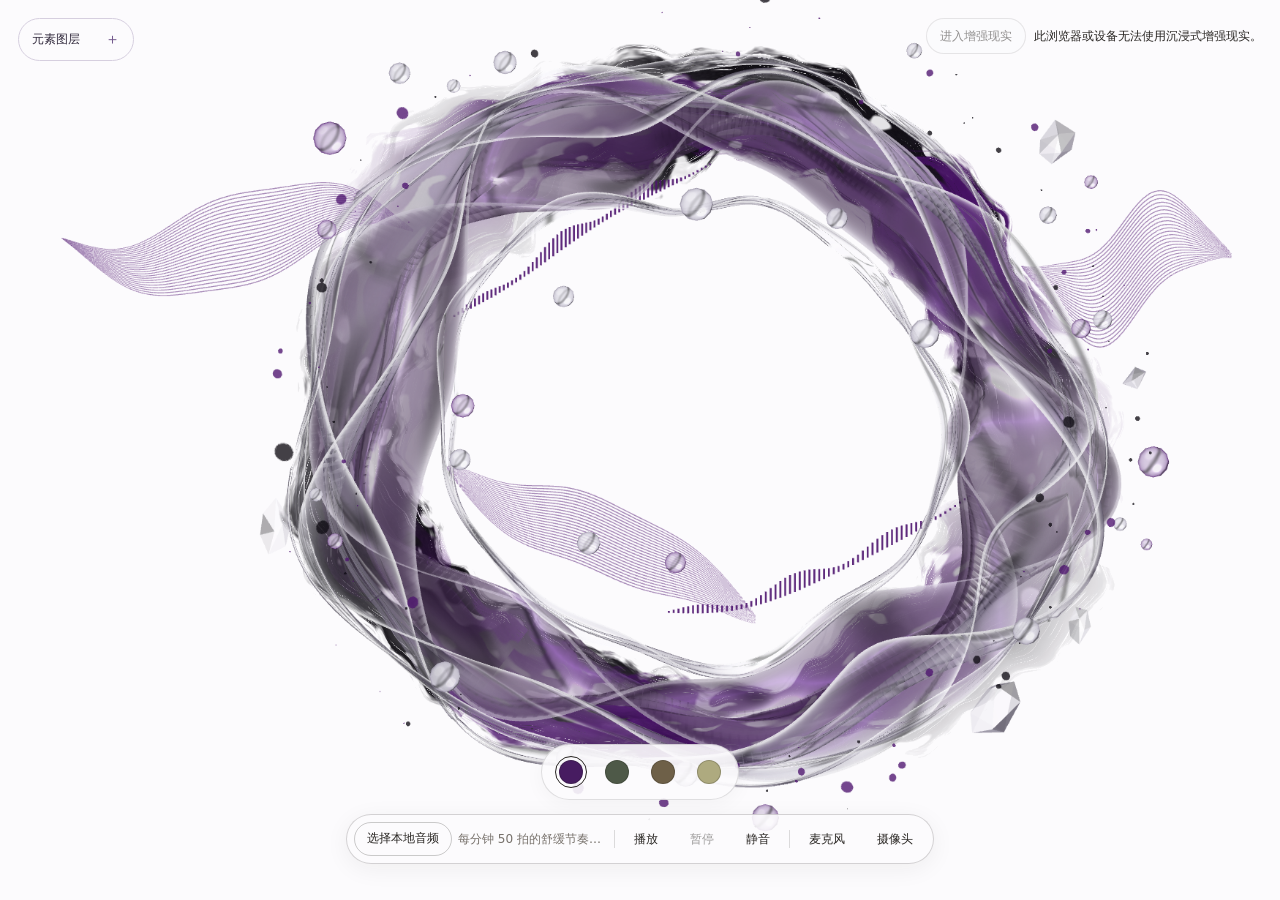
<file: ink-wash-ring-webxr-ar.html>
<!doctype html>
<html lang="zh-CN">
<head>
  <meta charset="utf-8">
  <meta name="viewport" content="width=device-width, initial-scale=1">
  <title>水墨圆环 · 流体形变与喷溅</title>
  <script>if (new URLSearchParams(location.search).has('embed')) document.documentElement.classList.add('embedded-preview');</script>
  <style>
    /* One warm paper field, one centered ink mark, quiet controls. */
    html, body { margin: 0; width: 100%; height: 100%; overflow: hidden; background: #FCFBFD; }
    canvas { display: block; width: 100vw; height: 100vh; touch-action: none; }
    .ink-colors {
      position: fixed;
      left: 50%;
      bottom: calc(clamp(18px, 4vh, 42px) + 64px);
      transform: translateX(-50%);
      display: flex;
      gap: 2px;
      padding: 5px 7px;
      border: 1px solid rgba(30, 27, 25, .13);
      border-radius: 999px;
      background: rgba(252, 251, 253, .9);
      box-shadow: 0 4px 20px rgba(30, 27, 25, .04);
    }
    .ink-colors button {
      display: grid;
      place-items: center;
      width: 44px;
      height: 44px;
      padding: 0;
      border: 0;
      border-radius: 50%;
      background: transparent;
      cursor: pointer;
    }
    .ink-colors button::before {
      content: '';
      display: block;
      width: 22px;
      height: 22px;
      margin: auto;
      border: 1px solid rgba(30, 27, 25, .22);
      border-radius: 50%;
      background: var(--ink);
    }
    .ink-colors button[aria-pressed="true"]::before { outline: 1px solid #292623; outline-offset: 3px; }
    .ink-colors button:focus-visible { outline: 2px solid #292623; outline-offset: 1px; }
    .controls {
      position: fixed;
      left: 50%;
      bottom: clamp(18px, 4vh, 42px);
      transform: translateX(-50%);
      display: flex;
      align-items: center;
      gap: 6px;
      max-width: calc(100vw - 24px);
      padding: 7px;
      border: 1px solid rgba(30, 27, 25, .18);
      border-radius: 999px;
      background: rgba(252, 251, 253, .9);
      box-shadow: 0 5px 24px rgba(30, 27, 25, .06);
      color: #292623;
      font: 12px/1.2 system-ui, sans-serif;
      white-space: nowrap;
    }
    .controls button, .file-label {
      box-sizing: border-box;
      min-height: 34px;
      padding: 8px 12px;
      border: 1px solid transparent;
      border-radius: 999px;
      background: transparent;
      color: inherit;
      font: inherit;
      cursor: pointer;
    }
    .controls button:hover:not(:disabled), .file-label:hover, .controls button[aria-pressed="true"] {
      border-color: rgba(30, 27, 25, .22);
      background: rgba(30, 27, 25, .06);
    }
    .controls button:focus-visible, .file-label:focus-within { outline: 2px solid #292623; outline-offset: 2px; }
    .controls button:disabled { opacity: .45; cursor: default; }
    .file-label { border-color: rgba(30, 27, 25, .22); }
    .file-label input { position: absolute; width: 1px; height: 1px; opacity: 0; }
    .short-label { display: none; }
    .file-name { max-width: min(20vw, 150px); overflow: hidden; text-overflow: ellipsis; color: #77716b; }
    .divider { width: 1px; height: 18px; background: rgba(30, 27, 25, .15); }
    .capture-status {
      position: fixed;
      left: 50%;
      bottom: calc(clamp(18px, 4vh, 42px) + 126px);
      transform: translateX(-50%);
      display: flex;
      flex-wrap: wrap;
      justify-content: center;
      gap: 6px;
      max-width: calc(100vw - 24px);
    }
    .capture-status span:not(:empty) {
      padding: 7px 12px;
      border-radius: 999px;
      background: rgba(252, 251, 253, .95);
      color: #6d6258;
      font: 12px/1.3 system-ui, sans-serif;
      text-align: center;
    }
    .xr-entry {
      position: fixed;
      top: 18px;
      right: 18px;
      display: flex;
      align-items: center;
      gap: 8px;
      max-width: min(390px, calc(100vw - 36px));
      color: #292623;
      font: 12px/1.35 system-ui, sans-serif;
    }
    .xr-entry button, .xr-overlay button {
      flex: none;
      padding: 9px 13px;
      border: 1px solid rgba(30, 27, 25, .2);
      border-radius: 999px;
      background: rgba(252, 251, 253, .93);
      color: #292623;
      font: inherit;
      cursor: pointer;
    }
    .xr-entry button:disabled { opacity: .5; cursor: default; }
    .xr-entry button:focus-visible, .xr-overlay button:focus-visible { outline: 2px solid #292623; outline-offset: 2px; }
    .xr-entry span { max-width: 240px; }
    .xr-overlay {
      display: none;
      position: fixed;
      inset: 0;
      pointer-events: none;
      align-items: flex-start;
      justify-content: flex-end;
      gap: 8px;
      padding: 18px;
      box-sizing: border-box;
    }
    .xr-overlay.active { display: flex; }
    .xr-overlay button { pointer-events: auto; }
    .embedded-preview .xr-entry { display: none; }
    @media (max-width: 540px) {
      .controls { gap: 2px; }
      .controls button, .file-label { padding-inline: 5px; }
      .wide-label { display: none; }
      .short-label { display: inline; }
      .file-name { display: none; }
    }
    .layer-panel { position:fixed; z-index:5; top:18px; left:18px; width:320px; max-width:calc(100vw - 36px); color:#30283b; font:12px/1.5 system-ui,sans-serif; }
    .layer-panel > summary { box-sizing:border-box; display:flex; justify-content:space-between; align-items:center; width:116px; padding:9px 13px; border:1px solid #d6cfdf; border-radius:22px; background:rgba(252,251,253,.94); cursor:pointer; list-style:none; user-select:none; }
    .layer-panel > summary::-webkit-details-marker { display:none; }
    .layer-panel > summary span { font-size:15px; color:#72588c; }
    .layer-panel[open] > summary span { transform:rotate(45deg); }
    .layer-body { box-sizing:border-box; margin-top:8px; padding:14px; border:1px solid #dfd9e5; border-radius:16px; background:rgba(252,251,253,.97); box-shadow:0 12px 40px #2b123413; max-height:calc(100dvh - 210px); overflow:auto; overscroll-behavior:contain; scrollbar-width:thin; scrollbar-color:#d5c8df transparent; }
    .layer-body p { margin:0 0 10px; color:#776783; font-size:11px; }
    .layer-item { border-top:1px solid #ece7f0; }
    .layer-row { display:flex; align-items:center; justify-content:space-between; gap:6px; padding:9px 0; }
    .layer-check { display:flex; align-items:center; gap:7px; min-width:0; cursor:pointer; }
    .layer-check input { width:15px; height:15px; flex-shrink:0; margin:0; accent-color:#623589; }
    .layer-row small { display:block; font-size:9px; line-height:1.6; color:#8b7d95; }
    .layer-row-actions { display:flex; flex-shrink:0; gap:4px; }
    .layer-body button { font:inherit; color:#6a457d; background:transparent; border:1px solid #ddd3e5; border-radius:7px; padding:5px 7px; cursor:pointer; white-space:nowrap; }
    .layer-row-actions button { font-size:10px; padding:5px 6px; }
    .layer-body button:hover { background:#eee6f3; }
    .layer-body button[aria-pressed="true"],.layer-body button[aria-expanded="true"] { color:#fff; background:#613880; border-color:#613880; }
    .layer-body button:focus-visible,.layer-panel > summary:focus-visible,.layer-body input:focus-visible { outline:2px solid #6c4190; outline-offset:3px; }
    .layer-editor { margin:0 0 10px; padding:10px 11px 8px; border-radius:9px; background:#f3eef6; }
    .layer-editor[hidden] { display:none; }
    .layer-param + .layer-param { margin-top:8px; }
    .layer-param-label { display:flex; align-items:center; justify-content:space-between; }
    .layer-param-label label { color:#655471; font-size:11px; }
    .layer-param output { color:#503267; font-size:11px; font-variant-numeric:tabular-nums; }
    .layer-param input[type="range"] { display:block; box-sizing:border-box; width:100%; height:22px; margin:2px 0 0; accent-color:#623589; cursor:pointer; }
    .layer-scene-actions { display:flex; gap:8px; padding-bottom:12px; }
    .layer-scene-actions button:first-child { flex:1; background:#eee5f4; }
    .layer-actions { display:flex; gap:8px; margin-top:10px; }
    .layer-body .layer-tip { margin:12px 0 0; font-size:10px; }
    body.in-ar .layer-panel { display:none; }
    @media(max-width:540px) { .layer-panel { top:12px; left:12px; max-width:calc(100vw - 24px); } .xr-entry { top:12px; right:12px; max-width:calc(100vw - 146px); } .xr-entry span { display:none; } .layer-body { max-height:calc(100dvh - 210px); } }
    @media(max-width:350px) { .layer-body { padding:12px 10px; } .layer-row-actions button { padding:5px; } .layer-row small { font-size:8px; } }
  </style>
</head>
<body>
  <canvas aria-label="独立水浪、水墨、声波、水珠与喷溅组成的音乐圆环；元素图层可单独查看，拖动可以绘画" role="img"></canvas>
  <details class="layer-panel" id="layer-panel">
    <summary>元素图层 <span aria-hidden="true">＋</span></summary>
    <div class="layer-body">
      <p>点击“调整”，改变每一层的形态与数量。</p>
      <div class="layer-scene-actions"><button type="button" id="reset-layer-scene">恢复原图布局</button><button type="button" id="pause-layer-scene" aria-pressed="true">开始动效</button></div>
      <div class="layer-item">
        <div class="layer-row">
          <label class="layer-check"><input type="checkbox" data-layer="water" checked><span>透明水浪<small>旋转 · 翻卷 · 流动形变</small></span></label>
          <div class="layer-row-actions"><button type="button" data-solo="water" aria-label="只看透明水浪" aria-pressed="false">单独看</button><button type="button" class="layer-edit-button" data-edit-layer="water" aria-label="调整透明水浪" aria-expanded="false" aria-controls="layer-editor-water">调整</button></div>
        </div>
        <div class="layer-editor" id="layer-editor-water" hidden>
          <div class="layer-param"><div class="layer-param-label"><label for="layer-water-width">宽度</label><output for="layer-water-width" id="value-water-width">100%</output></div><input type="range" id="layer-water-width" data-param-layer="water" data-param="width" data-format="percent" min="0.45" max="1.8" step="0.05" value="1" aria-label="透明水浪宽度" aria-describedby="value-water-width"></div>
          <div class="layer-param"><div class="layer-param-label"><label for="layer-water-speed">速度</label><output for="layer-water-speed" id="value-water-speed">1×</output></div><input type="range" id="layer-water-speed" data-param-layer="water" data-param="speed" data-format="speed" min="0" max="2" step="0.05" value="1" aria-label="透明水浪速度" aria-describedby="value-water-speed"></div>
        </div>
      </div>
      <div class="layer-item">
        <div class="layer-row">
          <label class="layer-check"><input type="checkbox" data-layer="inkBlack" checked><span>浓墨<small>不规则轮廓 · 破碎边缘</small></span></label>
          <div class="layer-row-actions"><button type="button" data-solo="inkBlack" aria-label="只看浓墨" aria-pressed="false">单独看</button><button type="button" class="layer-edit-button" data-edit-layer="inkBlack" aria-label="调整浓墨" aria-expanded="false" aria-controls="layer-editor-inkBlack">调整</button></div>
        </div>
        <div class="layer-editor" id="layer-editor-inkBlack" hidden>
          <div class="layer-param"><div class="layer-param-label"><label for="layer-inkBlack-width">宽度</label><output for="layer-inkBlack-width" id="value-inkBlack-width">100%</output></div><input type="range" id="layer-inkBlack-width" data-param-layer="inkBlack" data-param="width" data-format="percent" min="0.45" max="1.8" step="0.05" value="1" aria-label="浓墨宽度" aria-describedby="value-inkBlack-width"></div>
          <div class="layer-param"><div class="layer-param-label"><label for="layer-inkBlack-irregularity">起伏</label><output for="layer-inkBlack-irregularity" id="value-inkBlack-irregularity">100%</output></div><input type="range" id="layer-inkBlack-irregularity" data-param-layer="inkBlack" data-param="irregularity" data-format="percent" min="0" max="2" step="0.05" value="1" aria-label="浓墨起伏" aria-describedby="value-inkBlack-irregularity"></div>
        </div>
      </div>
      <div class="layer-item">
        <div class="layer-row">
          <label class="layer-check"><input type="checkbox" data-layer="inkPurple" checked><span>紫色水墨<small>反向流动 · 浓淡变化</small></span></label>
          <div class="layer-row-actions"><button type="button" data-solo="inkPurple" aria-label="只看紫色水墨" aria-pressed="false">单独看</button><button type="button" class="layer-edit-button" data-edit-layer="inkPurple" aria-label="调整紫色水墨" aria-expanded="false" aria-controls="layer-editor-inkPurple">调整</button></div>
        </div>
        <div class="layer-editor" id="layer-editor-inkPurple" hidden>
          <div class="layer-param"><div class="layer-param-label"><label for="layer-inkPurple-width">宽度</label><output for="layer-inkPurple-width" id="value-inkPurple-width">100%</output></div><input type="range" id="layer-inkPurple-width" data-param-layer="inkPurple" data-param="width" data-format="percent" min="0.45" max="1.8" step="0.05" value="1" aria-label="紫色水墨宽度" aria-describedby="value-inkPurple-width"></div>
          <div class="layer-param"><div class="layer-param-label"><label for="layer-inkPurple-irregularity">起伏</label><output for="layer-inkPurple-irregularity" id="value-inkPurple-irregularity">100%</output></div><input type="range" id="layer-inkPurple-irregularity" data-param-layer="inkPurple" data-param="irregularity" data-format="percent" min="0" max="2" step="0.05" value="1" aria-label="紫色水墨起伏" aria-describedby="value-inkPurple-irregularity"></div>
        </div>
      </div>
      <div class="layer-item">
        <div class="layer-row">
          <label class="layer-check"><input type="checkbox" data-layer="filaments" checked><span>声波曲线<small>独立波形 · 舒展起伏</small></span></label>
          <div class="layer-row-actions"><button type="button" data-solo="filaments" aria-label="只看声波曲线" aria-pressed="false">单独看</button><button type="button" class="layer-edit-button" data-edit-layer="filaments" aria-label="调整声波曲线" aria-expanded="false" aria-controls="layer-editor-filaments">调整</button></div>
        </div>
        <div class="layer-editor" id="layer-editor-filaments" hidden>
          <div class="layer-param"><div class="layer-param-label"><label for="layer-filaments-amplitude">幅度</label><output for="layer-filaments-amplitude" id="value-filaments-amplitude">100%</output></div><input type="range" id="layer-filaments-amplitude" data-param-layer="filaments" data-param="amplitude" data-format="percent" min="0" max="2" step="0.05" value="1" aria-label="声波曲线幅度" aria-describedby="value-filaments-amplitude"></div>
          <div class="layer-param"><div class="layer-param-label"><label for="layer-filaments-speed">速度</label><output for="layer-filaments-speed" id="value-filaments-speed">1×</output></div><input type="range" id="layer-filaments-speed" data-param-layer="filaments" data-param="speed" data-format="speed" min="0" max="2" step="0.05" value="1" aria-label="声波曲线速度" aria-describedby="value-filaments-speed"></div>
        </div>
      </div>
      <div class="layer-item">
        <div class="layer-row">
          <label class="layer-check"><input type="checkbox" data-layer="spectrum" checked><span>频谱<small>随音乐逐根起伏</small></span></label>
          <div class="layer-row-actions"><button type="button" data-solo="spectrum" aria-label="只看频谱" aria-pressed="false">单独看</button><button type="button" class="layer-edit-button" data-edit-layer="spectrum" aria-label="调整频谱" aria-expanded="false" aria-controls="layer-editor-spectrum">调整</button></div>
        </div>
        <div class="layer-editor" id="layer-editor-spectrum" hidden>
          <div class="layer-param"><div class="layer-param-label"><label for="layer-spectrum-height">高度</label><output for="layer-spectrum-height" id="value-spectrum-height">100%</output></div><input type="range" id="layer-spectrum-height" data-param-layer="spectrum" data-param="height" data-format="percent" min="0" max="2" step="0.05" value="1" aria-label="频谱高度" aria-describedby="value-spectrum-height"></div>
          <div class="layer-param"><div class="layer-param-label"><label for="layer-spectrum-speed">速度</label><output for="layer-spectrum-speed" id="value-spectrum-speed">1×</output></div><input type="range" id="layer-spectrum-speed" data-param-layer="spectrum" data-param="speed" data-format="speed" min="0" max="2" step="0.05" value="1" aria-label="频谱速度" aria-describedby="value-spectrum-speed"></div>
        </div>
      </div>
      <div class="layer-item">
        <div class="layer-row">
          <label class="layer-check"><input type="checkbox" data-layer="droplets" checked><span>水珠<small>大小变化 · 多方向飞散</small></span></label>
          <div class="layer-row-actions"><button type="button" data-solo="droplets" aria-label="只看水珠" aria-pressed="false">单独看</button><button type="button" class="layer-edit-button" data-edit-layer="droplets" aria-label="调整水珠" aria-expanded="false" aria-controls="layer-editor-droplets">调整</button></div>
        </div>
        <div class="layer-editor" id="layer-editor-droplets" hidden>
          <div class="layer-param"><div class="layer-param-label"><label for="layer-droplets-count">数量</label><output for="layer-droplets-count" id="value-droplets-count">28</output></div><input type="range" id="layer-droplets-count" data-param-layer="droplets" data-param="count" data-format="count" min="0" max="120" step="1" value="28" aria-label="水珠数量" aria-describedby="value-droplets-count"></div>
          <div class="layer-param"><div class="layer-param-label"><label for="layer-droplets-size">大小</label><output for="layer-droplets-size" id="value-droplets-size">100%</output></div><input type="range" id="layer-droplets-size" data-param-layer="droplets" data-param="size" data-format="percent" min="0.35" max="2" step="0.05" value="1" aria-label="水珠大小" aria-describedby="value-droplets-size"></div>
        </div>
      </div>
      <div class="layer-item">
        <div class="layer-row">
          <label class="layer-check"><input type="checkbox" data-layer="splashes" checked><span>墨水喷溅<small>重拍触发 · 定向扩散</small></span></label>
          <div class="layer-row-actions"><button type="button" data-solo="splashes" aria-label="只看墨水喷溅" aria-pressed="false">单独看</button><button type="button" class="layer-edit-button" data-edit-layer="splashes" aria-label="调整墨水喷溅" aria-expanded="false" aria-controls="layer-editor-splashes">调整</button></div>
        </div>
        <div class="layer-editor" id="layer-editor-splashes" hidden>
          <div class="layer-param"><div class="layer-param-label"><label for="layer-splashes-count">数量</label><output for="layer-splashes-count" id="value-splashes-count">110</output></div><input type="range" id="layer-splashes-count" data-param-layer="splashes" data-param="count" data-format="count" min="0" max="240" step="1" value="110" aria-label="墨水喷溅数量" aria-describedby="value-splashes-count"></div>
          <div class="layer-param"><div class="layer-param-label"><label for="layer-splashes-spread">范围</label><output for="layer-splashes-spread" id="value-splashes-spread">100%</output></div><input type="range" id="layer-splashes-spread" data-param-layer="splashes" data-param="spread" data-format="percent" min="0.3" max="2" step="0.05" value="1" aria-label="墨水喷溅范围" aria-describedby="value-splashes-spread"></div>
        </div>
      </div>
      <div class="layer-item">
        <div class="layer-row">
          <label class="layer-check"><input type="checkbox" data-layer="crystals" checked><span>晶体碎片<small>独立翻转 · 漂浮</small></span></label>
          <div class="layer-row-actions"><button type="button" data-solo="crystals" aria-label="只看晶体碎片" aria-pressed="false">单独看</button><button type="button" class="layer-edit-button" data-edit-layer="crystals" aria-label="调整晶体碎片" aria-expanded="false" aria-controls="layer-editor-crystals">调整</button></div>
        </div>
        <div class="layer-editor" id="layer-editor-crystals" hidden>
          <div class="layer-param"><div class="layer-param-label"><label for="layer-crystals-count">数量</label><output for="layer-crystals-count" id="value-crystals-count">5</output></div><input type="range" id="layer-crystals-count" data-param-layer="crystals" data-param="count" data-format="count" min="0" max="16" step="1" value="5" aria-label="晶体碎片数量" aria-describedby="value-crystals-count"></div>
          <div class="layer-param"><div class="layer-param-label"><label for="layer-crystals-size">大小</label><output for="layer-crystals-size" id="value-crystals-size">100%</output></div><input type="range" id="layer-crystals-size" data-param-layer="crystals" data-param="size" data-format="percent" min="0.35" max="2" step="0.05" value="1" aria-label="晶体碎片大小" aria-describedby="value-crystals-size"></div>
        </div>
      </div>
      <div class="layer-actions"><button type="button" id="show-all-layers">显示全部</button><button type="button" id="hide-all-layers">隐藏全部</button></div>
      <p class="layer-tip">数量设为 0 即可移除；点击画布可触发喷溅。</p>
    </div>
  </details>

  <div class="ink-colors" role="group" aria-label="水墨颜色；向上滚动偏向青铜色，向下滚动偏向玉绿色">
    <button type="button" data-ink="black" aria-label="紫墨" aria-pressed="true" style="--ink:#51247a"></button>
    <button type="button" data-ink="jade" aria-label="玉绿" aria-pressed="false" style="--ink:#2F6052"></button>
    <button type="button" data-ink="bronze" aria-label="青铜" aria-pressed="false" style="--ink:#875B39"></button>
    <button type="button" data-ink="gold" aria-label="浅金" aria-pressed="false" style="--ink:#C2A46C"></button>
  </div>
  <div class="controls" role="group" aria-label="音频控制">
    <label class="file-label"><span class="wide-label">选择本地音频</span><span class="short-label">音频</span><input id="audio-file" type="file" accept=".mp3,audio/mpeg"></label>
    <span class="file-name" id="file-name" aria-live="polite">每分钟 50 拍的舒缓节奏已就绪</span>
    <span class="divider" aria-hidden="true"></span>
    <button id="play" type="button">播放</button>
    <button id="pause" type="button" disabled>暂停</button>
    <button id="mute" type="button" aria-pressed="false">静音</button>
    <span class="divider" aria-hidden="true"></span>
    <button id="mic" type="button" aria-pressed="false">麦克风</button>
    <button id="webcam" type="button" aria-pressed="false">摄像头</button>
  </div>
  <div class="capture-status" role="status"><span id="mic-status"></span><span id="webcam-status"></span></div>
  <div class="xr-entry"><button id="enter-ar" type="button" disabled>进入增强现实</button><span id="xr-status" role="status">正在检查增强现实支持情况…</span></div>
  <div id="xr-overlay" class="xr-overlay"><button id="recenter-ar" type="button">重新定位</button><button id="exit-ar" type="button">退出增强现实</button></div>
  <audio id="audio" preload="metadata"></audio>
  <video id="webcam-feed" autoplay playsinline muted hidden></video>
  <script>
/* Eight independently simulated materials. No image, texture, or flat artwork is used. */
/* Genuine emitted particles, extracted from the procedural v3 behaviour.
 * No raster sprites. Positions are normalized to the main ring radius.
 * Integration: const particles=createInkParticleSystem();
 * per frame: particles.update(state); particles.render2D(ctx,{cx,cy,radius},state);
 * Alternative: render particles.droplets with sphere(), particles.splashes with dot().
 * state.edgePoint(angle,siteIndex,burstIndex) returns a live ink-ring location:
 * {x,y,z,inkLayer:'inkBlack'|'inkPurple',purple:boolean}. Legacy [x,y,z] is valid.
 */
function createInkParticleSystem() {
  const TAU=Math.PI*2,clamp=(v,a,b)=>Math.max(a,Math.min(b,v));
  const droplets=[],splashes=[];
  let seed=8359123,lastTime=null,lastBeat=null,burstId=0,totalSpawned=0,pulse=0,lastOrigins=[];
  let emittedSources={edge:0,center:0,pointer:0};
  const random=()=>{seed=(Math.imul(seed,1664525)+1013904223)>>>0;return seed/4294967296;};
  const visible=(state,key)=>state.layers?.[key]!==false&&(!state.soloLayer||state.soloLayer===key);
  const option=(state,key,field,fallback)=>Number.isFinite(Number(state.params?.[key]?.[field]))?Number(state.params[key][field]):fallback;
  function reset(){droplets.length=splashes.length=0;seed=8359123;lastTime=null;lastBeat=null;burstId=0;totalSpawned=0;pulse=0;lastOrigins=[];emittedSources={edge:0,center:0,pointer:0};}
  function edgePoint(angle,state,siteIndex){
    const point=typeof state.edgePoint==='function'?state.edgePoint(angle,siteIndex,burstId+1):null;
    if(point)return Array.isArray(point)?{x:point[0],y:point[1],z:point[2]}:{...point};
    const r=1+.045*Math.sin(3*angle)+.032*Math.cos(5*angle);
    return {x:Math.cos(angle)*r,y:Math.sin(angle)*r*.96};
  }
  function makeArcTable(state,parity){
    const count=128,points=[],lengths=[0];let total=0;
    for(let i=0;i<=count;i++){
      const a=i/count*TAU,p=edgePoint(a,state,parity);points.push({a,...p});
      if(i){const q=points[i-1];total+=Math.hypot(p.x-q.x,p.y-q.y,(p.z||0)-(q.z||0));lengths.push(total);}
    }
    return {points,lengths,total,parity};
  }
  function sampleArc(table,fraction,state,siteIndex){
    const u=(fraction%1+1)%1,target=u*table.total;let lo=0,hi=table.lengths.length-1;
    while(hi-lo>1){const mid=(lo+hi)>>1;if(table.lengths[mid]<=target)lo=mid;else hi=mid;}
    const blend=(target-table.lengths[lo])/Math.max(1e-9,table.lengths[hi]-table.lengths[lo]);
    const angle=table.points[lo].a+(table.points[hi].a-table.points[lo].a)*blend;
    return {...edgePoint(angle,state,siteIndex),angle,siteIndex,source:'edge',arcFraction:u,arcPerimeter:table.total};
  }
  function emit(strength,state={}){
    const power=clamp(Number(strength)||.55,.2,1.5),phase=random(),nextBurst=burstId+1;
    const tables=[makeArcTable(state,0),makeArcTable(state,1)];let siteSerial=0,auxSerial=0;
    const nextSite=parity=>{const id=siteSerial+parity;siteSerial+=2;return id;};
    lastOrigins=[];pulse=1;
    for(const [kind,density,baseCount,baseBurst,maxPool] of [
      ['droplets',option(state,'droplets','count',28),28,20+Math.round(power*8),220],
      ['splashes',option(state,'splashes','count',110),110,100+Math.round(power*12),1200]
    ]){
      const particles=kind==='droplets'?droplets:splashes;
      if(density<=0){particles.length=0;continue;}
      const inkOnly=kind==='splashes',hasPointer=!!state.pointer&&Number.isFinite(state.pointer.x)&&Number.isFinite(state.pointer.y);
      const minimumAux=inkOnly?0:hasPointer?2:1;
      const count=Math.max(inkOnly?2:6,Math.round(baseBurst*clamp(density/baseCount,0,4)));
      const edgeCount=inkOnly?count:Math.min(count-minimumAux,Math.max(4,Math.round(count*.85)));
      const perRing=[Math.ceil(edgeCount/2),Math.floor(edgeCount/2)],rings=[[],[]];
      for(let group=0;group<2;group++)for(let i=0;i<perRing[group];i++){
        // Each live ink curve has its own arc-length LUT. Jitter stays within
        // eight percent of its sector; the second ring is offset by half a cell.
        const fraction=(i+phase+group*.5+(random()*2-1)*.08)/perRing[group];
        rings[group].push(sampleArc(tables[group],fraction,state,nextSite(group)));
      }
      const edges=[];for(let i=0;i<Math.max(...perRing);i++)for(let group=0;group<2;group++)if(rings[group][i])edges.push(rings[group][i]);
      const auxiliary=[];for(let i=0;i<count-edgeCount;i++){
        const pointer=hasPointer&&i%2===1;auxiliary.push({x:pointer?state.pointer.x:0,y:pointer?state.pointer.y:0,source:pointer?'pointer':'center',siteIndex:--auxSerial});
      }
      // Keep representative origins near the head without changing spatial sites.
      const sites=inkOnly?edges:[...edges.slice(0,2),...auxiliary.slice(0,minimumAux),...edges.slice(2),...auxiliary.slice(minimumAux)];
      for(const site of sites){
        const isDrop=kind==='droplets',spread=clamp(option(state,'splashes','spread',1),.1,3);
        const radialAngle=Math.atan2(site.y,site.x),cone=clamp((isDrop?.22:.32)*Math.sqrt(spread),.12,.55);
        const direction=site.source!=='edge'?random()*TAU:radialAngle+(random()*2-1)*cone;
        const speed=isDrop?.35+random()*.65*power:(.65+.4*power)*(.85+random()*.3);
        const radius=isDrop?.006+Math.pow(random(),1.8)*.024:.0035+Math.pow(random(),1.4)*.0125;
        const vx=Math.cos(direction)*speed,vy=Math.sin(direction)*speed,r0=Math.hypot(site.x,site.y);
        const z=Number.isFinite(site.z)?site.z:.16+random()*.14;
        const inkLayer=site.source==='edge'&&['inkBlack','inkPurple'].includes(site.inkLayer)?site.inkLayer:null;
        const p={x:site.x,y:site.y,z,z0:z,x0:site.x,y0:site.y,inkLayer,siteIndex:site.siteIndex,arcFraction:site.arcFraction,
          vx,vy,vx0:vx,vy0:vy,radialCosine0:r0>1e-9?(site.x*vx+site.y*vy)/(r0*speed):null,
          radialSpeed0:r0>1e-9?(site.x*vx+site.y*vy)/r0:null,vz:.035+random()*.09,
          r:radius,birth:Number(state.time)||0,life:0,max:isDrop?1.7+random()*1.8:.7+random()*1.4,
          angle:direction,stretch:isDrop?1:1.15+random()*2.1,purple:inkLayer?inkLayer==='inkPurple':typeof site.purple==='boolean'?site.purple:random()>.42,
          phase:random()*TAU,source:site.source,burst:nextBurst,kind};
        particles.push(p);totalSpawned++;emittedSources[site.source]++;
        lastOrigins.push({...site,z,z0:z,inkLayer,purple:p.purple,kind,burst:nextBurst});
      }
      while(particles.length>maxPool)particles.shift();
    }
    burstId=nextBurst;
  }
  function update(state={}){
    const time=Number.isFinite(state.time)?state.time:Number(state.phase)||0;
    if(lastTime!==null&&time<lastTime-1e-6)reset();
    const dt=state.paused?0:clamp(Number.isFinite(state.dt)?state.dt:lastTime===null?0:time-lastTime,0,.1);
    lastTime=time;
    const beat=Number.isFinite(state.beatId)?state.beatId:Number.isFinite(state.beat)?state.beat:0;
    if(lastBeat===null){lastBeat=beat;if(beat>0&&!state.paused)emit(Math.max(Number(state.bass)||0,Number(state.beatPower)||0,.35),state);}
    else if(beat>lastBeat&&!state.paused){emit(Math.max(Number(state.bass)||0,Number(state.beatPower)||0,.35),state);lastBeat=beat;}
    else if(beat<lastBeat)lastBeat=beat;
    const movement=state.reducedMotion?.22:1,step=dt*movement;
    pulse=Math.max(0,pulse-step*2.4);
    if(option(state,'droplets','count',28)<=0)droplets.length=0;
    if(option(state,'splashes','count',110)<=0)splashes.length=0;
    for(const collection of [droplets,splashes])for(let i=collection.length-1;i>=0;i--){
      const p=collection[i];p.life+=step;
      const substeps=Math.max(1,Math.ceil(step/.025)),h=step/substeps;
      for(let n=0;n<substeps;n++){
        p.x+=p.vx*h;p.y+=p.vy*h;p.z+=p.vz*h;
        p.vy+=.16*h;p.vz-=.065*h;
        const drag=Math.exp(-.18*h);p.vx*=drag;p.vy*=drag;
      }
      p.angle=Math.atan2(p.vy,p.vx);
      if(p.life>=p.max||Math.abs(p.x)>3.4||Math.abs(p.y)>3.4)collection.splice(i,1);
    }
    return {time,dt,beatId:lastBeat,pulse,alive:droplets.length+splashes.length};
  }
  function render2D(ctx,geometry,state={}){
    const R=geometry.radius,cx=geometry.cx,cy=geometry.cy;
    const palettes={black:['#4f1769','#211326'],jade:['#315844','#16251d'],bronze:['#79532f','#352719'],gold:['#888342','#37331c']};
    const palette=palettes[state.inkKind]||palettes.black;
    ctx.save();ctx.translate(cx,cy);ctx.scale(R,R);
    if(visible(state,'splashes'))for(const p of splashes){
      const fade=clamp((p.max-p.life)/.45,0,1),grow=clamp(p.life/.055,.2,1),r=p.r*grow;
      const elongation=p.stretch*(1+Math.hypot(p.vx,p.vy)*.6);
      ctx.save();ctx.translate(p.x,p.y);ctx.rotate(p.angle);ctx.scale(elongation,1);
      ctx.globalAlpha=.84*fade;ctx.fillStyle=p.purple?palette[0]:palette[1];
      ctx.beginPath();
      // A small asymmetric liquid silhouette, not a reused texture or circle sprite.
      for(let i=0;i<=12;i++){const a=i/12*TAU,rough=1+.12*Math.sin(a*3+p.phase+p.life*2),x=Math.cos(a)*r*rough,y=Math.sin(a)*r*rough;i?ctx.lineTo(x,y):ctx.moveTo(x,y);}
      ctx.closePath();ctx.fill();ctx.restore();
    }
    if(visible(state,'droplets'))for(const p of droplets){
      const fade=clamp((p.max-p.life)/.6,0,1),grow=clamp(p.life/.08,.22,1);
      const size=clamp(option(state,'droplets','size',1),.1,3),r=p.r*size*grow;
      const speed=Math.hypot(p.vx,p.vy),stretch=1+speed*.32+Math.sin(p.life*14+p.phase)*.07*Math.exp(-p.life*2);
      ctx.save();ctx.translate(p.x,p.y);ctx.rotate(p.angle);ctx.scale(stretch,1/stretch);
      const grad=ctx.createRadialGradient(-r*.32,-r*.36,r*.04,0,0,r);
      grad.addColorStop(0,'rgba(255,255,255,.98)');grad.addColorStop(.18,p.purple?'#d9c7eb':'#f6f0fb');
      grad.addColorStop(.5,p.purple?'#8f6da9':'#b5a5c0');grad.addColorStop(.77,p.purple?palette[0]:'#73657e');grad.addColorStop(1,'#24182f');
      ctx.globalAlpha=.91*fade;ctx.fillStyle=grad;ctx.beginPath();ctx.ellipse(0,0,r,r,0,0,TAU);ctx.fill();
      ctx.strokeStyle='rgba(255,255,255,.75)';ctx.lineWidth=r*.075;ctx.beginPath();ctx.arc(-r*.05,-r*.04,r*.82,Math.PI*1.07,Math.PI*1.61);ctx.stroke();ctx.restore();
    }
    ctx.restore();
  }
  function diagnostics(){
    const circleCoverage=origins=>{
      const measure=points=>{
        const n=points.length;if(!n)return {count:0,occupiedSectors:0,sectors:24,maxAngularGapDegrees:360,coverageDegrees:0,arcGapCV:null};
        const angles=points.map(p=>(Math.atan2(p.y,p.x)+TAU)%TAU).sort((a,b)=>a-b),angularGaps=angles.map((angle,i)=>(i+1<n?angles[i+1]:angles[0]+TAU)-angle);
        const arc=points.map(p=>p.arcFraction).sort((a,b)=>a-b),arcGaps=arc.map((u,i)=>(i+1<n?arc[i+1]:arc[0]+1)-u);
        const maximum=Math.max(...angularGaps)*180/Math.PI;
        return {count:n,occupiedSectors:new Set(angles.map(a=>Math.floor(a/TAU*24))).size,sectors:24,
          maxAngularGapDegrees:+maximum.toFixed(4),coverageDegrees:+(360-maximum).toFixed(4),
          arcGapCV:+Math.sqrt(arcGaps.reduce((sum,gap)=>sum+(gap*n-1)**2,0)/n).toFixed(5),maximumArcGapRatio:+(Math.max(...arcGaps)*n).toFixed(5),minimumArcGapRatio:+(Math.min(...arcGaps)*n).toFixed(5)};
      };
      return Object.fromEntries(['inkBlack','inkPurple'].map(layer=>[layer,measure(origins.filter(p=>p.inkLayer===layer))]));
    };
    const representativeSamples=list=>{
      const recent=list.filter(p=>p.burst===burstId),pool=recent.length?recent:list,picked=[];
      const add=p=>{if(p&&!picked.includes(p))picked.push(p);};
      for(const source of ['center','pointer'])add(pool.find(p=>p.source===source));
      for(const layer of ['inkBlack','inkPurple'])for(const target of [0,TAU/4,TAU/2,TAU*3/4]){
        let nearest=null,best=Infinity;for(const p of pool){if(p.source!=='edge'||p.inkLayer!==layer)continue;const a=Math.atan2(p.y0,p.x0),distance=Math.abs(Math.atan2(Math.sin(a-target),Math.cos(a-target)));if(distance<best){nearest=p;best=distance;}}add(nearest);
      }
      for(const p of pool){if(picked.length>=6)break;add(p);}return picked;
    };
    const outwardStats=list=>{
      const edge=list.filter(p=>p.source==='edge'),birthCosines=edge.map(p=>p.radialCosine0),birthSpeeds=edge.map(p=>p.radialSpeed0);
      const travel=edge.map(p=>Math.hypot(p.x,p.y)-Math.hypot(p.x0,p.y0));
      return {edgeParticles:edge.length,outwardAtBirth:birthCosines.filter(c=>c>.8).length,
        minimumBirthRadialCosine:edge.length?+Math.min(...birthCosines).toFixed(5):null,
        minimumBirthRadialSpeed:edge.length?+Math.min(...birthSpeeds).toFixed(5):null,
        increasedRadius:travel.filter(d=>d>1e-6).length,
        minimumRadiusIncrease:edge.length?+Math.min(...travel).toFixed(5):null};
    };
    const stats=list=>({alive:list.length,edge:list.filter(p=>p.source==='edge').length,center:list.filter(p=>p.source==='center').length,pointer:list.filter(p=>p.source==='pointer').length,
      outward:outwardStats(list),
      inkSources:{inkBlack:list.filter(p=>p.source==='edge'&&p.inkLayer==='inkBlack').length,inkPurple:list.filter(p=>p.source==='edge'&&p.inkLayer==='inkPurple').length,unknown:list.filter(p=>p.source==='edge'&&!p.inkLayer).length},
      sample:representativeSamples(list).map(p=>({x:+p.x.toFixed(4),y:+p.y.toFixed(4),z:+p.z.toFixed(5),x0:+p.x0.toFixed(4),y0:+p.y0.toFixed(4),z0:+p.z0.toFixed(5),inkLayer:p.inkLayer,purple:p.purple,siteIndex:p.siteIndex,burst:p.burst,vx:+p.vx.toFixed(4),vy:+p.vy.toFixed(4),vx0:+p.vx0.toFixed(4),vy0:+p.vy0.toFixed(4),
        birthRadialCosine:p.radialCosine0===null?null:+p.radialCosine0.toFixed(5),radiusIncrease:+(Math.hypot(p.x,p.y)-Math.hypot(p.x0,p.y0)).toFixed(5),
        birth:+p.birth.toFixed(3),life:+p.life.toFixed(3),max:+p.max.toFixed(3),source:p.source,r:+p.r.toFixed(4)}))});
    return {kind:'procedural-ballistic-particles',usesImageSprites:false,emissionPolicy:'splashes:uniform-full-circumference-of-both-ink-rings; droplets:full-circumference-plus-center-pointer',burstId,beatId:lastBeat,totalSpawned,pulse,
      emittedSources:{...emittedSources},edgeEmissionShare:totalSpawned?+(emittedSources.edge/totalSpawned).toFixed(5):0,
      circumference:Object.fromEntries(['droplets','splashes'].map(kind=>[kind,circleCoverage(lastOrigins.filter(p=>p.kind===kind&&p.source==='edge'))])),
      lastOrigins:lastOrigins.map(p=>({...p})),droplets:stats(droplets),splashes:stats(splashes)};
  }
  return {droplets,splashes,update,emit,render2D,reset,diagnostics};
}

/* Minimal v3 WebGL integration API. The renderer owns beat detection and time.
 * const fluid=createFluidParticleSystem();
 * if (beatId changed) fluid.emit(beatPower,state.params,state.burstPoint);
 * fluid.update(secondsDt); then draw fluid.droplets using sphere(), splashes using dot().
 * Coordinates, velocity, radius, life/max, purple, stretch and angle match v3.
 */
function createFluidParticleSystem(){
  const engine=createInkParticleSystem();
  let elapsed=0,lastParams={droplets:{count:28,size:1},splashes:{count:110,spread:1}};
  return {
    droplets:engine.droplets,splashes:engine.splashes,
    emit(strength,params={},pointer=null){
      lastParams={droplets:{count:28,size:1,...params.droplets},splashes:{count:110,spread:1,...params.splashes}};
      engine.emit(strength,{time:elapsed,params:lastParams,pointer,edgePoint:params.edgePoint});
    },
    update(dt,params=null){
      if(params)lastParams={droplets:{...lastParams.droplets,...params.droplets},splashes:{...lastParams.splashes,...params.splashes}};
      elapsed+=Math.max(0,Number(dt)||0);return engine.update({time:elapsed,dt:Math.max(0,Number(dt)||0),params:lastParams,beatId:0});
    },
    reset(){elapsed=0;engine.reset();},
    diagnostics(){return engine.diagnostics();}
  };
}

function createKVRingRenderer() {
  const TAU = Math.PI * 2, clamp = (v, a = 0, b = 1) => Math.max(a, Math.min(b, Number(v) || 0));
  const canvas = document.createElement('canvas');
  const layerNames = ['inkBlack', 'inkPurple', 'water', 'filaments', 'spectrum', 'droplets', 'splashes', 'crystals'];
  let gl = null, program = null, gpuBuffer = null, loc = {}, disposed = false;
  let lastGeometry = { cx: 0, cy: 0, baseRadius: 1 }, lastTime = null, clock = 0, lastBeat = -1, burstPulse = 0;
  let frame = 0, randomSeed = 8359123, failure = '', renderSignature = '';
  let diagnostics = { version: 'independent-layers-1', textureUsed: false, layers: {} };
  const particleSystem = createFluidParticleSystem();
  const droplets = particleSystem.droplets, splashes = particleSystem.splashes;
  let activeParams = {};
  const defaults={water:{width:1,speed:1},inkBlack:{width:1,irregularity:1},inkPurple:{width:1,irregularity:1},filaments:{amplitude:1,speed:1},spectrum:{height:1,speed:1},droplets:{count:28,size:1},splashes:{count:110,spread:1},crystals:{count:5,size:1}};
  const param=(key)=>({...defaults[key],...(activeParams[key]||{})});
  const referenceDrops=[[784,141,17],[848,67,11],[950,46,12],[768,232,10],[1152,201,17],[1011,302,11],[914,422,12],[900,483,11],[1038,574,12],[1129,600,11],[1386,345,15],[1294,225,11],[1621,482,16],[1485,658,14],[886,722,16],[1223,863,14],[1141,815,13],[1022,793,12],[1543,340,10],[1580,329,10],[1516,217,9],[1557,183,7],[1380,36,8],[1588,549,7],[1618,572,6],[908,86,7],[754,520,7],[785,565,8]];
  const mesh = new Float32Array(1500000); let cursor = 0;
  const random = () => { randomSeed = (Math.imul(randomSeed, 1664525) + 1013904223) >>> 0; return randomSeed / 4294967296; };
  const ambientDrops = Array.from({length:120},(_,i)=>{
    const ref=referenceDrops[i%28],a=i<28?Math.atan2(ref[1]-430,ref[0]-1160):random()*TAU;
    return {angle:a,orbit:i<28?Math.hypot(ref[0]-1160,ref[1]-430)/350:.65+random()*.8,radius:i<28?ref[2]/350:.006+random()*.028,speed:(random()*.045+.018)*(i%2?1:-1),phase:random()*TAU,z:.14,purple:i%3===0};
  });
  const inkFreckles = Array.from({ length: 240 }, (_, i) => ({ angle: random() * TAU, orbit: .95 + random() * .3,
    radius: .0018 + Math.pow(random(), 3) * .019, phase: random() * TAU, side: i % 2 }));

  function geometry(state) {
    if(!state)return {...lastGeometry};
    const w=Math.max(1,state.width),h=Math.max(1,state.height),R=Math.min(w/1335*350,(h-42)/870*350);
    lastGeometry={cx:w*.55,cy:(h-(state.transparent?0:80))*.5,baseRadius:R/1.34};
    return {...lastGeometry};
  }

  function compile(type, source) {
    const shader = gl.createShader(type); gl.shaderSource(shader, source); gl.compileShader(shader);
    if (!gl.getShaderParameter(shader, gl.COMPILE_STATUS)) { const reason = gl.getShaderInfoLog(shader); gl.deleteShader(shader); throw new Error(reason); }
    return shader;
  }
  function initGL() {
    gl = canvas.getContext('webgl', { alpha: true, antialias: true, premultipliedAlpha: true, preserveDrawingBuffer: true });
    if (!gl) return;
    const vertex = compile(gl.VERTEX_SHADER, `
      attribute vec3 a_position, a_normal;
      attribute vec2 a_uv;
      uniform vec2 u_resolution, u_center;
      uniform float u_radius;
      varying vec3 v_normal, v_position;
      varying vec2 v_uv;
      void main() {
        vec2 p = a_position.xy * (1.0 + a_position.z * .10);
        p.y += a_position.z * .065;
        vec2 pixel = u_center + p * u_radius;
        gl_Position = vec4(pixel.x / u_resolution.x * 2.0 - 1.0, 1.0 - pixel.y / u_resolution.y * 2.0, -a_position.z * .35, 1.0);
        v_normal = a_normal; v_position = a_position; v_uv = a_uv;
      }
    `);
    const fragment = compile(gl.FRAGMENT_SHADER, `
      precision highp float;
      varying vec3 v_normal, v_position;
      varying vec2 v_uv;
      uniform vec3 u_color;
      uniform float u_material, u_opacity, u_time, u_energy;
      float hash(vec2 p) { return fract(sin(dot(p, vec2(127.1,311.7))) * 43758.5453); }
      float noise(vec2 p) { vec2 i = floor(p), f = fract(p); f = f*f*(3.0-2.0*f); return mix(mix(hash(i), hash(i+vec2(1.,0.)), f.x), mix(hash(i+vec2(0.,1.)), hash(i+vec2(1.,1.)), f.x), f.y); }
      float fbm(vec2 p) { return noise(p)*.55 + noise(p*2.03)*.27 + noise(p*4.07)*.12 + noise(p*8.13)*.06; }
      void main() {
        vec3 n = normalize(v_normal); if (n.z < 0.0) n = -n;
        vec3 col = u_color; float alpha = u_opacity;
        if (u_material < .5) {
          // Folded liquid surfaces reflect independently according to their live mesh normals.
          float facing = abs(n.z), fresnel = pow(1.0-facing, 2.1);
          float diffuse = max(0.0, dot(n, normalize(vec3(-.45,-.65,1.1))));
          vec3 halfVector = normalize(normalize(vec3(-.55,-.8,1.5))+vec3(0.,0.,1.));
          float glint = pow(max(0.0,dot(n,halfVector)), 64.0);
          float rim = pow(max(0.0,1.0-abs(n.x*.75+n.y*.25+n.z*.5)), 13.0);
          float studio = smoothstep(.35,.65,sin(n.x*7.0+n.y*5.0+n.z*3.0));
          float darkReflection = pow(max(0.0,sin(n.x*8.0-n.y*3.0+n.z*2.0)),8.0);
          col = mix(u_color*.38, vec3(.98,.96,1.0), .11+diffuse*.32);
          col *= 1.0-darkReflection*.57;
          col = mix(col, u_color*.23+vec3(.025), fresnel*.72);
          col += vec3(.96,.94,1.0)*glint*1.38 + vec3(.38,.22,.53)*rim*.56 + studio*.035;
          // Narrow bright menisci follow the changing physical edges of each sheet.
          float edge = pow(abs(v_uv.y),14.0);
          col = mix(col,vec3(.98,.97,1.),edge*.75);
          alpha *= .76 + fresnel*.15 + darkReflection*.12 + edge*.12;
          if (u_material > .25) {
            // Clear ice/water is a different optical material from the dense violet sheet.
            // Most face-on area transmits the scene; grazing folds keep a dark glass edge.
            col = vec3(.97,.965,1.0) - vec3(.69,.68,.72)*darkReflection;
            col = mix(col,vec3(.13,.095,.19),fresnel*.79);
            col += vec3(.95,.97,1.0)*glint*1.12;
            col = mix(col,vec3(1.0),edge*.78);
            alpha = u_opacity * clamp(.075+fresnel*.66+darkReflection*.29+edge*.59,.07,.96);
          }
        } else if (u_material < 1.5) {
          // Each ink strip has a stable granular pigment field, porous edges, and wet patches.
          vec2 q = vec2(v_uv.x*95.0-u_time*.5,v_uv.y*8.0+sin(v_uv.x*24.0+u_time*.7)*.7);
          float broad = fbm(q*.65), grain = noise(q*8.0);
          float rough = noise(q*vec2(1.4,2.5))*.17 + noise(q*vec2(4.5,7.0))*.07;
          float edge = 1.0-smoothstep(.62+rough,.82+rough,abs(v_uv.y));
          float holes = 1.0 - smoothstep(.71,.84,noise(q*.83))*.9;
          float dryFiber = smoothstep(.79,.92,noise(vec2(q.x*.65,q.y*13.0)))*smoothstep(.3,.8,abs(v_uv.y));
          holes *= 1.0-dryFiber*.95;
          // True partial alpha throughout the sheet, not pale paint or whole-layer opacity.
          float violet = step(1.1,u_material);
          float theta = v_uv.x*6.2831853 + mix(.4,2.2,violet) + u_time*mix(.039,-.052,violet);
          float tide = .5+.5*sin(theta*2.0+mix(.15,1.15,violet)+sin(theta*3.0-u_time*.12)*.42);
          float dilute = smoothstep(.30,.89,tide);
          float wetEdge = smoothstep(.12,.86,abs(v_uv.y));
          float wash = dilute*(.74+.26*wetEdge);
          float veinCenter = .24*sin(theta*3.0+u_time*.16);
          float vein = exp(-pow((v_uv.y-veinCenter)/.37,2.0))
            * smoothstep(.16,.88,.5+.5*sin(theta*3.0+mix(1.9,.5,violet)));
          float pigmentDensity = mix(.99,.10,wash) * (1.0-vein*.66);
          alpha *= edge*holes*pigmentDensity*(.97+grain*.03);
          col = mix(col,col*1.16, wash*.45);
          col *= .68+broad*.38;
          float wet = pow(max(0.,dot(n,normalize(vec3(-.4,-.6,1.)))),18.)*smoothstep(.58,.84,broad);
          col += vec3(.49,.30,.64)*wet*.42;
          if(alpha<.025) discard;
        } else if (u_material < 2.5) {
          float f = pow(1.0-abs(n.z),2.0);
          float highlight = pow(max(0.,dot(n,normalize(vec3(-.38,-.55,.84)))),34.0);
          float darkBand = pow(max(0.,sin(n.x*4.5+n.y*3.0+n.z*2.8)),3.0);
          col = mix(vec3(.98,.98,1.0),u_color,.25+f*.64);
          col *= 1.0-darkBand*.52;
          col += highlight*.9;
          alpha *= .6+f*.37;
        } else if (u_material < 3.5) {
          // Geometry, rather than a shader moving a picture, defines every wave and bar.
          col = u_color;
        } else {
          float d = length(v_uv);
          if(d>1.0) discard;
          float ragged = 1.0-smoothstep(.7+noise(v_uv*16.0)*.2,1.0,d);
          alpha *= ragged;
        }
        gl_FragColor = vec4(clamp(col,0.,1.),clamp(alpha,0.,1.));
      }
    `);
    program = gl.createProgram(); gl.attachShader(program, vertex); gl.attachShader(program, fragment); gl.linkProgram(program);
    gl.deleteShader(vertex); gl.deleteShader(fragment);
    if (!gl.getProgramParameter(program, gl.LINK_STATUS)) throw new Error(gl.getProgramInfoLog(program));
    gpuBuffer = gl.createBuffer(); gl.bindBuffer(gl.ARRAY_BUFFER, gpuBuffer);
    for (const [name, size, offset] of [['position',3,0],['normal',3,12],['uv',2,24]]) {
      const i = gl.getAttribLocation(program,'a_'+name); gl.enableVertexAttribArray(i); gl.vertexAttribPointer(i,size,gl.FLOAT,false,32,offset);
    }
    for (const name of ['resolution','center','radius','color','material','opacity','time','energy']) loc[name]=gl.getUniformLocation(program,'u_'+name);
    gl.enable(gl.BLEND); gl.blendFuncSeparate(gl.SRC_ALPHA,gl.ONE_MINUS_SRC_ALPHA,gl.ONE,gl.ONE_MINUS_SRC_ALPHA); gl.enable(gl.DEPTH_TEST); gl.depthFunc(gl.LEQUAL);
    gl.disable(gl.CULL_FACE); gl.clearColor(0,0,0,0);
  }
  try { initGL(); } catch (error) { failure = error.message; gl = null; }
  canvas.addEventListener('webglcontextlost', event => { event.preventDefault(); gl = null; });

  function vertex(p, n, u, v) {
    mesh[cursor++]=p[0]; mesh[cursor++]=p[1]; mesh[cursor++]=p[2];
    mesh[cursor++]=n[0]; mesh[cursor++]=n[1]; mesh[cursor++]=n[2]; mesh[cursor++]=u; mesh[cursor++]=v;
  }
  const faceNormal = [0,0,1];
  function quad(a,b,c,d,uv) {
    vertex(a,faceNormal,uv?-1:0,-1); vertex(b,faceNormal,uv?1:1,-1); vertex(c,faceNormal,uv?-1:0,1);
    vertex(c,faceNormal,uv?-1:0,1); vertex(b,faceNormal,uv?1:1,-1); vertex(d,faceNormal,uv?1:1,1);
  }
  function segment(a,b,width) {
    const dx=b[0]-a[0],dy=b[1]-a[1],l=Math.hypot(dx,dy)||1,ex=-dy/l*width*.5,ey=dx/l*width*.5;
    quad([a[0]+ex,a[1]+ey,a[2]],[a[0]-ex,a[1]-ey,a[2]],[b[0]+ex,b[1]+ey,b[2]],[b[0]-ex,b[1]-ey,b[2]],false);
  }
  function dot(x,y,z,r,stretch=1,angle=0) {
    const ex=Math.cos(angle)*r*stretch,ey=Math.sin(angle)*r*stretch,fx=-Math.sin(angle)*r,fy=Math.cos(angle)*r;
    quad([x-ex-fx,y-ey-fy,z],[x+ex-fx,y+ey-fy,z],[x-ex+fx,y-ey+fy,z],[x+ex+fx,y+ey+fy,z],true);
  }
  function flush(material, color, opacity, writeDepth=false) {
    if(!cursor) return;
    gl.uniform1f(loc.material,material); gl.uniform3fv(loc.color,color); gl.uniform1f(loc.opacity,opacity);
    gl.depthMask(writeDepth); gl.bindBuffer(gl.ARRAY_BUFFER,gpuBuffer); gl.bufferData(gl.ARRAY_BUFFER,mesh.subarray(0,cursor),gl.DYNAMIC_DRAW);
    gl.drawArrays(gl.TRIANGLES,0,cursor/8); cursor=0;
  }

  // Procedural geometry only. The caller updates activeParams before rendering.


  function fluidParameter(layer, key, fallback = 1) {
    const value = Number(activeParams?.[layer]?.[key]);
    return Number.isFinite(value) ? Math.max(0, Math.min(3, value)) : fallback;
  }

  // Broad asymmetric rises and hollows give the ensemble one irregular silhouette.
  // Every term closes at 2π; neither the base contour nor its motion uses an image.
  function fluidContour(a) {
    return .047 * Math.cos(a - 2.45)
      + .034 * Math.sin(a * 2 + .5)
      + .024 * Math.cos(a * 5 - .8)
      + .013 * Math.sin(a * 9 + 1.35);
  }

  function ribbonPoint(a, v, def, time, bass, mid) {
    const widthScale = fluidParameter(def.layer, 'width');
    const irregularity = def.ink ? fluidParameter(def.layer, 'irregularity') : 1;
    const t = time * (def.layer === 'water' ? fluidParameter('water', 'speed') : 1);
    const theta = a + def.spin * t + def.offset;
    const energy = Math.max(0, Math.min(1, bass));
    const middle = Math.max(0, Math.min(1, mid));
    // Lift quieter musical envelopes without changing any zero-audio vertex.
    // Bass drives broad impacts; the middle band drives travelling melodic folds.
    const lowDrive = Math.pow(energy, .72);
    const melodyDrive = Math.pow(middle, .76);
    const isBlackInk = def.layer === 'inkBlack';
    const audioSafety = 1 / (1 + Math.max(0, widthScale - 1) * .65);

    // A travelling crest moves around the ring while the quieter coarse outline
    // stays shared between the sheets. It changes vertex positions, not UVs.
    const travelling = Math.sin(a * 3 - t * def.flow + def.offset);
    const secondary = Math.sin(a * 7 + t * .51 + def.offset * 1.7);
    const impactWave = Math.sin(a * (isBlackInk ? 3 : 4)
      - t * (isBlackInk ? 1.35 : -1.12) + def.offset);
    const melodyWave = Math.sin(a * (isBlackInk ? 5 : 3)
      + t * (isBlackInk ? .76 : 1.42) + def.offset * 1.7);
    const waterScale = .52 + Math.min(1, def.width / .14) * .48;
    const audioRadius = def.ink
      ? (lowDrive * (isBlackInk ? .125 : .065) * impactWave
        + melodyDrive * (isBlackInk ? .045 : .115) * melodyWave)
      : waterScale * (lowDrive * .115 * travelling
        + melodyDrive * .075 * Math.sin(a * 5 + t * 1.12 + def.offset));
    let radius = def.radius + fluidContour(theta) * irregularity
      + .021 * travelling * irregularity
      + .009 * secondary * irregularity
      + audioRadius * irregularity * audioSafety;

    // Dense material has substantial width throughout the circumference, with
    // unequal thick sectors. The former narrow gating function is deliberately absent.
    const sector = .91 + .16 * Math.cos(theta * 2 - .9)
      + .11 * Math.sin(theta * 3 + def.offset)
      + .065 * Math.sin(theta * 7 + .4);
    const audioWidth = def.ink
      ? lowDrive * (isBlackInk ? .40 : .23) * impactWave
        + melodyDrive * (isBlackInk ? .20 : .40) * melodyWave
      : lowDrive * .38 * Math.sin(a * 3 - t * 1.16 + def.offset)
        + melodyDrive * .30 * Math.sin(a * 5 + t * .94 + def.offset * .7);
    const breathing = Math.max(.50, Math.min(1.58,
      1 + .09 * Math.sin(a * 4 - t * .86 + def.offset)
      + .08 * Math.sin(a * 2 + t * .53) + audioWidth * audioSafety));
    let width = def.width * Math.max(.1, widthScale) * Math.max(.5, sector) * breathing;

    if (def.ink) {
      // Both silhouettes and folds physically evolve. Fine roughness has its
      // own transport speed and remains visible when there is no music.
      const edgeRoughness = Math.sin(a * 23 - t * .35 + def.offset) * .009
        + Math.sin(a * 47 + t * .22) * .004
        + Math.sin(a * 71 - def.offset) * .002;
      radius += edgeRoughness * irregularity;
      width *= Math.max(.48, 1 + irregularity * (
        .12 * Math.sin(a * 11 - t * .42 + def.offset)
        + .065 * Math.sin(a * 31 + t * .26)));
      // Retain an open centre even with maximum width, roughness and music input.
      width = Math.min(width, Math.max(.08, radius * .58));
      const across = v * width;
      // Ink is a broad wrinkled sheet: it rises, sinks and changes its two edges.
      radius += across + Math.sin(v * Math.PI) * width * .15
        * Math.sin(a * 4 - t * .61) * irregularity;
      radius += Math.sin(v * Math.PI) * width * audioSafety
        * (lowDrive * .18 * impactWave + melodyDrive * .16 * melodyWave);
      const fold = .026 * Math.sin(a * 5 - t * .55 + def.offset)
        + .014 * Math.sin(a * 11 + t * .27 + v * 2);
      const musicFold = isBlackInk
        ? lowDrive * .105 * Math.sin(a * 3 - t * 1.28)
          + melodyDrive * .035 * Math.sin(a * 5 + t * .82 + v * 1.2)
        : lowDrive * .045 * Math.sin(a * 3 + t * .91)
          + melodyDrive * .115 * Math.sin(a * 4 + t * 1.37 + v * 1.8);
      const z = def.z + fold * irregularity
        + Math.sin(v * Math.PI) * width * .22 * Math.sin(a * 3 - t * .47)
        + musicFold * audioSafety * (.45 + .55 * irregularity)
        + Math.sin(v * Math.PI) * width * audioSafety
          * (lowDrive * .28 * impactWave + melodyDrive * .32 * melodyWave);
      return [Math.cos(theta) * radius + .023 * Math.sin(theta * 2),
        Math.sin(theta) * radius * .94 + .012 * Math.cos(theta * 3), z];
    }

    // The sheet opens and curls in cross-section rather than just spinning as
    // a flat band. Moving lobes and fold angles create changing 3D normals.
    const twist = a * def.twists + t * def.twistSpeed + def.offset
      + .45 * Math.sin(a * 3 - t * .7)
      + audioSafety * (lowDrive * .82 * Math.sin(a * 3 - t * 1.18 + def.offset)
        + melodyDrive * .54 * Math.sin(a * 5 + t * .94));
    width = Math.min(width, Math.max(.04, radius * .50));
    const across = v * width;
    const bow = Math.sin(v * Math.PI) * width;
    radius += across * Math.cos(twist)
      + bow * (.19 + .08 * Math.sin(a * 3 - t * .81))
      + width * .10 * Math.sin(v * Math.PI * 2 + a * 4 - t * .64);
    let z = def.z + .083 * Math.sin(a * 2 + t * .37 + def.offset)
      + .036 * Math.sin(a * 5 - t * .62)
      + across * Math.sin(twist) * 1.18;
    z += bow * (.52 + .23 * Math.sin(a * 3 - t * .74))
      + Math.sin(a * 9 - t * .83 + v * 2.1) * (.012 + lowDrive * .045)
      + audioSafety * waterScale * (
        lowDrive * .095 * Math.sin(a * 3 - t * 1.12 + def.offset)
        + melodyDrive * .075 * Math.sin(a * 5 + t * 1.06 + v * 1.3))
      + bow * audioSafety * (lowDrive * .34 * Math.sin(a * 3 - t * .91)
        + melodyDrive * .26 * Math.sin(a * 5 + t * 1.22));
    return [Math.cos(theta) * radius + .023 * Math.sin(theta * 2),
      Math.sin(theta) * radius * .94 + .012 * Math.cos(theta * 3), z];
  }

  function ribbon(def, t, bass, mid) {
    const steps = def.ink ? 384 : 256;
    const across = def.ink ? 6 : 12;
    const points = [], normals = [];
    for (let i = 0; i <= steps; i++) {
      const a = i / steps * TAU;
      for (let j = 0; j <= across; j++) {
        const v = j / across * 2 - 1;
        const p = ribbonPoint(a, v, def, t, bass, mid);
        const pa = ribbonPoint(a + .001, v, def, t, bass, mid);
        const pv = ribbonPoint(a, v + .003, def, t, bass, mid);
        const u = [pa[0] - p[0], pa[1] - p[1], pa[2] - p[2]];
        const w = [pv[0] - p[0], pv[1] - p[1], pv[2] - p[2]];
        const n = [u[1] * w[2] - u[2] * w[1], u[2] * w[0] - u[0] * w[2], u[0] * w[1] - u[1] * w[0]];
        const length = Math.hypot(...n) || 1;
        points.push(p); normals.push(n.map(value => value / length));
      }
    }
    // Water has a sealed meniscus: top and bottom surfaces plus narrow edge
    // walls. Increasing width also thickens its physical cross-section.
    const thickness = def.ink ? 0 : (def.thickness || .012)
      * Math.sqrt(Math.max(.1, fluidParameter(def.layer, 'width')));
    const add = (i, j, side) => {
      const k = i * (across + 1) + j, p = points[k], n = normals[k];
      const v = j / across * 2 - 1;
      const h = thickness * (.32 + .68 * Math.sqrt(Math.max(0, 1 - v * v)));
      const normal = side < 0 ? [-n[0], -n[1], -n[2]] : n;
      vertex([p[0] + n[0] * h * side, p[1] + n[1] * h * side, p[2] + n[2] * h * side], normal, i / steps, v);
    };
    for (let i = 0; i < steps; i++) for (let j = 0; j < across; j++) {
      add(i, j, 1); add(i + 1, j, 1); add(i, j + 1, 1);
      add(i, j + 1, 1); add(i + 1, j, 1); add(i + 1, j + 1, 1);
      if (thickness) {
        add(i, j, -1); add(i, j + 1, -1); add(i + 1, j, -1);
        add(i, j + 1, -1); add(i + 1, j + 1, -1); add(i + 1, j, -1);
      }
    }
    if (thickness) for (let i = 0; i < steps; i++) for (const j of [0, across]) {
      add(i, j, 1); add(i, j, -1); add(i + 1, j, 1);
      add(i + 1, j, 1); add(i, j, -1); add(i + 1, j, -1);
    }
  }

  const waterDefinitions = [
    {layer:'water',radius:.935,width:.215,spin:.105,offset:.1,flow:.84,twists:3,twistSpeed:-.61,z:.10,thickness:.014},
    {layer:'water',radius:1.045,width:.142,spin:-.077,offset:2.6,flow:-.72,twists:4,twistSpeed:.49,z:.17,thickness:.011},
    {layer:'water',radius:.735,width:.033,spin:.124,offset:1.7,flow:1.02,twists:3,twistSpeed:.64,z:.11,thickness:.006},
    {layer:'water',radius:1.145,width:.027,spin:-.058,offset:3.4,flow:.73,twists:5,twistSpeed:-.40,z:.035,thickness:.005}
  ];
  const blackDefinition = {layer:'inkBlack',radius:1.012,width:.230,spin:.039,offset:.4,flow:.38,ink:true,z:-.12};
  const purpleDefinition = {layer:'inkPurple',radius:.993,width:.205,spin:-.052,offset:2.2,flow:.51,ink:true,z:-.065};

  function sphere(x,y,z,r,flatten=1) {
    const slices=12,stacks=8;
    function point(i,j) {
      const a=i/slices*TAU,b=j/stacks*Math.PI,n=[Math.cos(a)*Math.sin(b),Math.sin(a)*Math.sin(b),Math.cos(b)];
      return {p:[x+n[0]*r,y+n[1]*r*flatten,z+n[2]*r],n};
    }
    for(let j=0;j<stacks;j++)for(let i=0;i<slices;i++) {
      const a=point(i,j),b=point(i+1,j),c=point(i,j+1),d=point(i+1,j+1);
      for(const v of [a,b,c,c,b,d])vertex(v.p,v.n,0,0);
    }
  }

  const crystalDefinitions=Array.from({length:16},(_,i)=>{const refs=[[724,550,24],[1518,143,26],[1595,390,18],[1455,739,38],[1542,651,17]],p=refs[i%5],a=i<5?Math.atan2(p[1]-430,p[0]-1160):random()*TAU;return {a,r:i<5?Math.hypot(p[0]-1160,p[1]-430)/350:1.05+random()*.35,size:(i<5?p[2]/350:.04+random()*.03),phase:i*.71,spin:i%2?.24:-.3};});

  function crystal(def,t,bass) {
    const orbit=def.a+t*.012,center=[Math.cos(orbit)*def.r,Math.sin(orbit)*def.r*.96,.24+Math.sin(t*.32+def.phase)*.08];
    const rx=t*def.spin+def.phase,ry=t*def.spin*.7,rz=t*def.spin*.4;
    const sx=Math.sin(rx),cx=Math.cos(rx),sy=Math.sin(ry),cy=Math.cos(ry),sz=Math.sin(rz),cz=Math.cos(rz);
    const base=[[0,-1.3,0],[.7,-.3,.36],[.47,.71,.5],[-.3,1.1,.1],[-.7,.3,-.22],[-.6,-.6,-.4],[.2,-.1,-.6],[.02,.06,.7]];
    const points=base.map(v=>{let x=v[0],y=v[1]*cx-v[2]*sx,z=v[1]*sx+v[2]*cx;const xx=x*cy+z*sy;z=-x*sy+z*cy;x=xx;const X=x*cz-y*sz,Y=x*sz+y*cz;
      return[center[0]+X*def.size*(1+bass*.12),center[1]+Y*def.size*(1+bass*.12),center[2]+z*def.size];});
    const faces=[[0,1,7],[1,2,7],[2,3,7],[3,4,7],[4,5,7],[5,0,7],[0,6,1],[1,6,2],[2,6,3],[3,6,4],[4,6,5],[5,6,0]];
    for(const f of faces){const a=points[f[0]],b=points[f[1]],c=points[f[2]],u=[b[0]-a[0],b[1]-a[1],b[2]-a[2]],v=[c[0]-a[0],c[1]-a[1],c[2]-a[2]],n=[u[1]*v[2]-u[2]*v[1],u[2]*v[0]-u[0]*v[2],u[0]*v[1]-u[1]*v[0]],len=Math.hypot(...n)||1;
      const normal=n.map(x=>x/len);for(const p of[a,b,c])vertex(p,normal,0,0);}
  }

  function update(state) {
    const raw=Number.isFinite(state.time)?state.time:Number(state.phase)||0;
    if(raw===0&&lastTime!==0){particleSystem.reset();clock=0;lastBeat=state.beatId??0;}
    const dt=lastTime===null||state.paused?0:clamp(raw-lastTime,0,.08);lastTime=raw;
    const movement=state.reducedMotion?.2:1;clock=raw*movement;
    const bass=clamp(state.bass),mid=clamp(state.mid),high=clamp(state.high),beat=state.beatId??state.beat??0;
    if(beat!==lastBeat){if(lastBeat!==-1&&!state.paused){particleSystem.emit(Math.max(bass,state.beatPower||0,.5),{...activeParams,edgePoint:(a,site,burst)=>{
      const def=(site+burst)%2?purpleDefinition:blackDefinition;
      const ringAngle=a-def.spin*clock-def.offset,across=.62+.12*Math.sin(a*3+clock*.4);
      const p=ribbonPoint(ringAngle,across,def,clock,bass,mid);
      return {x:p[0],y:p[1],z:p[2]+.006,inkLayer:def.layer,purple:def.layer==='inkPurple',ringAngle,across};
    }},state.burstPoint);burstPulse=1;}lastBeat=beat;}
    particleSystem.update(dt*movement,activeParams);burstPulse=Math.max(0,burstPulse-dt*2.4);
    if(param('droplets').count===0)droplets.length=0;if(param('splashes').count===0)splashes.length=0;
    return {t:clock,bass,mid,high,dt};
  }

  function filamentPoint(group,strand,u,t,bass,mid,high) {
    const flow=t*param('filaments').speed,amp=param('filaments').amplitude;
    const envelope=Math.pow(Math.max(0,Math.sin(u*Math.PI)),.68);
    const spread=(strand-12)*.009*envelope*(1+mid*.75*Math.sin(u*5-flow*.4));
    const fine=Math.sin(u*(12.4+high*8)+flow*.28)*(.025+mid*.065+high*.055)*envelope*amp;
    if(group===0)return[-1.95+u*1.08,-.51+Math.sin(u*(6.1+mid*2.0)-flow*.41)*(.085+mid*.37+bass*.13)*amp+fine+spread*(.3+Math.sin(u*Math.PI)),-.18];
    if(group===1)return[.94+u*.63,-.43+Math.sin(u*(6+mid*1.7)+flow*.36)*(.09+mid*.32+bass*.10)*amp-fine+spread*(.5+Math.sin(u*Math.PI)),.06];
    return[-.75+u*.91,.15+u*.43+Math.sin(u*(7+mid*2.4)-flow*.43)*(.032+mid*.23+bass*.075)*amp+fine*.65+spread,.24];
  }
  function layerVisible(state,key){return state.layers?.[key]!==false&&(!state.soloLayer||state.soloLayer===key);}

  function getPalette(state) {
    const options={black:[.30,.075,.43],jade:[.035,.40,.28],bronze:[.45,.19,.09],gold:[.64,.40,.075]},base=options[state.inkKind]||options.black;
    const tone=clamp(state.tone==null?.5:state.tone)-.5;
    return base.map((x,i)=>clamp(x+tone*(i===1?.08:.14)));
  }
  function drawGL(state,pose,s) {
    const width=Math.max(1,state.width),height=Math.max(1,state.height),scale=Math.min(1.5,(width<600?1100:1750)/Math.max(width,height));
    const pw=Math.round(width*scale),ph=Math.round(height*scale);if(canvas.width!==pw||canvas.height!==ph){canvas.width=pw;canvas.height=ph;}
    gl.viewport(0,0,pw,ph);gl.depthMask(true);gl.clear(gl.COLOR_BUFFER_BIT|gl.DEPTH_BUFFER_BIT);gl.useProgram(program);
    gl.uniform2f(loc.resolution,width,height);gl.uniform2f(loc.center,pose.cx,pose.cy);gl.uniform1f(loc.radius,pose.baseRadius*1.34);
    gl.uniform1f(loc.time,s.t);gl.uniform1f(loc.energy,s.bass);
    const purple=getPalette(state),pale=purple.map((x)=>.10+x*1.1),black=[.055,.043,.072],radius=pose.baseRadius*1.34;
    cursor=0;
    if(layerVisible(state,'inkBlack')){
      ribbon(blackDefinition,s.t,s.bass,s.mid);flush(1,black,1,false);
    }
    if(layerVisible(state,'inkPurple')){
      ribbon(purpleDefinition,s.t,s.bass,s.mid);flush(1.2,purple,1,false);
    }
    if(layerVisible(state,'filaments')){
      for(let group=0;group<3;group++)for(let strand=0;strand<25;strand++){
        let previous=null;
        for(let j=0;j<=88;j++){
          const u=j/88,envelope=Math.pow(Math.max(0,Math.sin(u*Math.PI)),.68);
          const p=filamentPoint(group,strand,u,s.t,s.bass,s.mid,s.high);
          if(previous)segment(previous,p,(1.05+s.high*.65)/radius*envelope);previous=p;
        }
      }
      flush(3,purple,.48);
    }
    if(layerVisible(state,'spectrum')){
      const frequencyTime=s.t*param('spectrum').speed;
      const data=state.frequencies||state.frequencyData||state.spectrum||state.waveform;
      const waveInput=data===state.waveform;
      for(let arc=0;arc<2;arc++)for(let i=0;i<65;i++){
        const u=i/64,a=(arc===0?-2.72:.22)+u*1.34+frequencyTime*(arc===0?.013:-.017),r=.665;
        let signal=.14+.12*Math.sin(u*19+frequencyTime*2.1)+s.mid*.45*(.3+.7*Math.pow(Math.sin(u*5+frequencyTime*.7),2))+s.high*.28;
        if(data&&data.length){let q=data[Math.min(data.length-1,Math.floor(u*data.length*.7))];const bytes=data instanceof Uint8Array||data instanceof Uint8ClampedArray;if(bytes)q=waveInput?Math.abs(q-128)/128:q/255;signal+=Math.abs(q)*.42;}
        const envelope=Math.pow(Math.sin(u*Math.PI),.7),length=(.014+Math.max(0,signal)*.17)*envelope*(1+s.bass*.3)*param('spectrum').height;
        const x=arc===0?-.76+u*.79:-.12+u*.93;
        const y=(arc===0?-.27-u*.48:.61-u*.37+Math.sin(u*Math.PI)*.10)+Math.sin(u*8+frequencyTime*.5)*.012;
        const p=[x,y,-.05],q=[x,y-length,-.05];
        segment(p,q,.0058);
      }
      flush(3,purple,.9);
    }
    if(layerVisible(state,'water')){
      for(let i=0;i<waterDefinitions.length;i++){
        ribbon(waterDefinitions[i],s.t,s.bass,s.mid);
        const color=i===0?pale:(i===1?purple.map(x=>.42+x*.43):[.67,.65,.74]);flush(i===0?0:.4,color,i===0?.53:.82);
      }
    }
    if(layerVisible(state,'droplets')&&param('droplets').count>0){
      for(let kind=0;kind<2;kind++){
        for(const p of ambientDrops.slice(0,param('droplets').count)){if(p.purple!==Boolean(kind))continue;const a=p.angle+s.t*p.speed,r=p.orbit+Math.sin(s.t*.37+p.phase)*.025;
          const size=p.radius*param('droplets').size*(1+(Math.sin(s.t*.7+p.phase)-Math.sin(p.phase))*.13+s.bass*.18);sphere(Math.cos(a)*r,Math.sin(a)*r*.96,p.z+Math.sin(s.t*.4+p.phase)*.06,size);}
        for(const p of droplets){if(p.purple!==Boolean(kind))continue;const life=Math.min(1,(p.max-p.life)*2);sphere(p.x,p.y,p.z,p.r*life*param('droplets').size,1+Math.abs(p.vy)*.35);}
        flush(2,kind?purple:[.55,.52,.61],.97);
      }
    }
    if(layerVisible(state,'crystals')){for(const def of crystalDefinitions.slice(0,param('crystals').count))crystal({...def,size:def.size*param('crystals').size},s.t,s.bass);flush(.4,[.57,.52,.65],1);}
    if(layerVisible(state,'splashes')&&param('splashes').count>0){
      for(let kind=0;kind<2;kind++){
        for(const p of splashes){if(p.purple!==Boolean(kind))continue;const remaining=Math.min(1,(p.max-p.life)*2.5);dot(p.x,p.y,p.z,p.r*remaining,p.stretch,p.angle);}
        // Tiny drifting pigment specks are always visible; beats add true ballistic sprays.
        for(let i=0;i<param('splashes').count;i++){const a=inkFreckles[i].angle+s.t*(i%2?.012:-.018),r=1+(inkFreckles[i].orbit-1+.06)*param('splashes').spread;if(i%2!==kind)continue;
          dot(Math.cos(a)*r,Math.sin(a)*r*.96,.22,inkFreckles[i].radius*(i%8===0?1.6:1),1.1,i);}
        flush(4,kind?purple:black,.78);
      }
    }
    gl.depthMask(true);
    return canvas;
  }

  function drawFallback(ctx,state,pose,s) {
    const R=pose.baseRadius*1.34,purple=getPalette(state),rgb=p=>`rgb(${p.map(x=>Math.round(x*255)).join(',')})`,ink=rgb(purple);
    ctx.save();ctx.translate(pose.cx,pose.cy);ctx.scale(R,R);ctx.lineJoin='round';ctx.lineCap='round';
    for(const [key,def,color] of [['inkBlack',blackDefinition,'#18111f'],['inkPurple',purpleDefinition,ink]])if(layerVisible(state,key)){
      for(let i=0;i<240;i++){
        const a=i/240*TAU,b=(i+1)/240*TAU,theta=a+def.offset+s.t*def.spin;
        const tide=.5+.5*Math.sin(theta*2+(key==='inkPurple'?1.15:.15)+Math.sin(theta*3-s.t*.12)*.42);
        const wash=clamp((tide-.30)/.59),alpha=.98-.84*wash*wash*(3-2*wash);
        const p=ribbonPoint(a,-1,def,s.t,s.bass,s.mid),q=ribbonPoint(a,1,def,s.t,s.bass,s.mid),r=ribbonPoint(b,1,def,s.t,s.bass,s.mid),v=ribbonPoint(b,-1,def,s.t,s.bass,s.mid);
        const gradient=ctx.createLinearGradient(p[0],p[1],q[0],q[1]);
        gradient.addColorStop(0,'transparent');gradient.addColorStop(.18,color);gradient.addColorStop(.72,color);gradient.addColorStop(1,'transparent');
        ctx.beginPath();ctx.moveTo(p[0],p[1]);for(const point of [q,r,v])ctx.lineTo(point[0],point[1]);ctx.closePath();ctx.fillStyle=gradient;ctx.globalAlpha=alpha;ctx.fill();
      }
    }
    if(layerVisible(state,'filaments')){ctx.strokeStyle=ink;ctx.globalAlpha=.45;ctx.lineWidth=.0036;
      for(let group=0;group<2;group++)for(let k=0;k<15;k++){ctx.beginPath();for(let i=0;i<=80;i++){const u=i/80,x=(group? .6:-1.5)+u*.95,y=-.22+Math.sin(u*7+s.t*param('filaments').speed*(group?.36:-.41))*(.08+s.mid*.36+s.bass*.12)*param('filaments').amplitude+(k-7)*.01*Math.pow(Math.sin(u*Math.PI),.68); i?ctx.lineTo(x,y):ctx.moveTo(x,y);}ctx.stroke();}}
    if(layerVisible(state,'spectrum')){ctx.strokeStyle=ink;ctx.globalAlpha=.85;ctx.lineWidth=.0058;
      for(let arc=0;arc<2;arc++)for(let i=0;i<65;i++){const u=i/64,a=(arc?-0.1:-2.8)+u*1.6,r=.65,data=state.frequencies,signal=data?.length?data[Math.min(data.length-1,Math.floor(u*data.length*.7))]/255:0,len=.012+Math.sin(u*Math.PI)*(.035+s.mid*.12+signal*.08+Math.sin(u*20+s.t*2*param('spectrum').speed)*.015);ctx.beginPath();ctx.moveTo(Math.cos(a)*r,Math.sin(a)*r*.96);ctx.lineTo(Math.cos(a)*(r+len*param('spectrum').height),Math.sin(a)*(r+len*param('spectrum').height)*.96);ctx.stroke();}}
    if(layerVisible(state,'water'))for(let d=0;d<waterDefinitions.length;d++){
      const def=waterDefinitions[d];
      for(let i=0;i<160;i++){
        const a=i/160*TAU,b=(i+1)/160*TAU,p=ribbonPoint(a,-1,def,s.t,s.bass,s.mid),q=ribbonPoint(a,1,def,s.t,s.bass,s.mid),r=ribbonPoint(b,1,def,s.t,s.bass,s.mid),v=ribbonPoint(b,-1,def,s.t,s.bass,s.mid);
        const gradient=ctx.createLinearGradient(p[0],p[1],q[0],q[1]);gradient.addColorStop(0,'rgba(255,255,255,.93)');gradient.addColorStop(.18,'rgba(67,37,91,.65)');gradient.addColorStop(.38,'rgba(219,202,235,.62)');gradient.addColorStop(.72,'rgba(255,255,255,.86)');gradient.addColorStop(1,'rgba(112,94,132,.65)');
        ctx.beginPath();ctx.moveTo(p[0],p[1]);for(const z of[q,r,v])ctx.lineTo(z[0],z[1]);ctx.closePath();ctx.globalAlpha=.95;ctx.fillStyle=gradient;ctx.fill();
      }
    }
    if(layerVisible(state,'droplets')&&param('droplets').count>0){for(const p of ambientDrops.slice(0,param('droplets').count).concat(droplets)){
      const a=(p.angle||0)+s.t*(p.speed||0),x=p.x==null?Math.cos(a)*p.orbit:p.x,y=p.y==null?Math.sin(a)*p.orbit*.96:p.y,r=(p.radius||p.r)*param('droplets').size*(p.max?Math.min(1,(p.max-p.life)*2):1);
      const grad=ctx.createRadialGradient(x-r*.35,y-r*.4,r*.03,x,y,r);grad.addColorStop(0,'#fff');grad.addColorStop(.22,p.purple?'#b09ac4':'#f3f0fa');grad.addColorStop(.72,p.purple?ink:'#82728d');grad.addColorStop(1,'#302438');ctx.globalAlpha=.9;ctx.fillStyle=grad;ctx.beginPath();ctx.arc(x,y,r,0,TAU);ctx.fill();}}
    if(layerVisible(state,'splashes')&&param('splashes').count>0){ctx.fillStyle=ink;for(const p of inkFreckles.slice(0,param('splashes').count).concat(splashes)){const a=(p.angle||0)+s.t*.018,x=p.x==null?Math.cos(a)*(1+(p.orbit-1)*param('splashes').spread):p.x,y=p.y==null?Math.sin(a)*(1+(p.orbit-1)*param('splashes').spread)*.96:p.y;ctx.globalAlpha=.65;ctx.beginPath();ctx.arc(x,y,p.radius||p.r,0,TAU);ctx.fill();}}
    if(layerVisible(state,'crystals')){for(const original of crystalDefinitions.slice(0,param('crystals').count)){const def={...original,size:original.size*param('crystals').size};const a=def.a+s.t*.012,x=Math.cos(a)*def.r,y=Math.sin(a)*def.r*.96,spin=s.t*def.spin+def.phase;ctx.save();ctx.translate(x,y);ctx.rotate(spin);ctx.globalAlpha=.72;ctx.fillStyle='#b4aabd';ctx.beginPath();ctx.moveTo(0,-def.size*1.3);ctx.lineTo(def.size*.65,-def.size*.25);ctx.lineTo(def.size*.4,def.size*.75);ctx.lineTo(-def.size*.45,def.size*.9);ctx.lineTo(-def.size*.7,-def.size*.3);ctx.closePath();ctx.fill();ctx.fillStyle='#f8f6fb';ctx.beginPath();ctx.moveTo(0,-def.size*1.3);ctx.lineTo(def.size*.1,0);ctx.lineTo(-def.size*.7,-def.size*.3);ctx.closePath();ctx.fill();ctx.restore();}}
    ctx.restore();
  }

  function render(ctx,state) {
    if(disposed||!ctx)return;
    activeParams=Object.fromEntries(Object.keys(defaults).map(k=>[k,{...defaults[k],...(state.params?.[k]||{})}]));
    const pose=geometry(state),s=update(state);frame++;
    const signature=JSON.stringify([state.width,state.height,state.transparent,s.t,s.bass,s.mid,s.high,state.beatId,activeParams,state.layers,state.soloLayer,state.inkKind,state.tone]);
    if(gl&&signature===renderSignature){ctx.drawImage(canvas,0,0,canvas.width,canvas.height,0,0,state.width,state.height);return;}
    renderSignature=signature;
    if(gl&&!gl.isContextLost()){const surface=drawGL(state,pose,s);ctx.drawImage(surface,0,0,surface.width,surface.height,0,0,state.width,state.height);}
    else drawFallback(ctx,state,pose,s);
    diagnostics={version:'fluid-geometry-8',textureUsed:false,frame,time:s.t,mode:gl?'webgl':'canvas2d',fallbackReason:failure,
      params:activeParams,wholeImageBackdrop:false,physics:particleSystem.diagnostics(),
      audioShapeSamples:Object.fromEntries([waterDefinitions[0],blackDefinition,purpleDefinition].map(def=>[def.layer,[0,.7,1.6,2.9,4.2,5.5].map(a=>({a,inner:ribbonPoint(a,-1,def,s.t,s.bass,s.mid),outer:ribbonPoint(a,1,def,s.t,s.bass,s.mid)}))])),
      shapeSamples:[0,.7,1.6,2.9,4.2,5.5].map(a=>({a,inner:ribbonPoint(a,-1,waterDefinitions[0],s.t,s.bass,s.mid),outer:ribbonPoint(a,1,waterDefinitions[0],s.t,s.bass,s.mid)})),
      audio:{bass:s.bass,mid:s.mid,high:s.high,beatId:lastBeat},particleCount:droplets.length+splashes.length,
      layers:{
        inkBlack:{visible:layerVisible(state,'inkBlack'),objects:76,rotation:s.t*.024,shapePhase:s.t*.2,audioBand:'bass'},
        inkPurple:{visible:layerVisible(state,'inkPurple'),objects:76,rotation:-s.t*.034,shapePhase:s.t*.34,audioBand:'mid'},
        water:{visible:layerVisible(state,'water'),objects:4,rotations:waterDefinitions.map(d=>s.t*d.spin+d.offset),twists:waterDefinitions.map(d=>s.t*d.twistSpeed),vertices:4*192*8*6},
        filaments:{visible:layerVisible(state,'filaments'),objects:75,phase:s.t*.41*param('filaments').speed,amplitude:(.085+s.mid*.37+s.bass*.13)*param('filaments').amplitude,samples:[.15,.3,.5,.7,.85].map(u=>filamentPoint(0,12,u,s.t,s.bass,s.mid,s.high))},
        spectrum:{visible:layerVisible(state,'spectrum'),objects:130,phase:s.t*2.1,response:s.mid+s.high},
        droplets:{visible:layerVisible(state,'droplets'),objects:param('droplets').count+droplets.length,emitted:droplets.length,minRadius:.007,maxRadius:.043,positions:droplets.slice(0,3).map(p=>[p.x,p.y,p.z])},
        crystals:{visible:layerVisible(state,'crystals'),objects:param('crystals').count,rotations:crystalDefinitions.slice(0,param('crystals').count).map(d=>s.t*d.spin+d.phase),facets:72},
        splashes:{visible:layerVisible(state,'splashes'),objects:param('splashes').count+splashes.length,emitted:splashes.length,directions:splashes.slice(0,5).map(p=>p.angle),pulse:burstPulse}
      }};
  }
  return {get ready(){return !disposed;},get mode(){return gl&&!gl.isContextLost()?'webgl':'canvas2d';},get diagnostics(){return diagnostics;},geometry,render,
    dispose(){disposed=true;if(gl){if(gpuBuffer)gl.deleteBuffer(gpuBuffer);if(program)gl.deleteProgram(program);}gl=null;droplets.length=0;splashes.length=0;canvas.width=canvas.height=1;}};
}


    const canvas = document.querySelector('canvas');
    const displayCtx = canvas.getContext('2d');
    const paperCanvas = document.createElement('canvas'); // Offscreen ink layer; only one canvas is visible.
    const ctx = paperCanvas.getContext('2d');
    const audio = document.querySelector('#audio');
    const fileInput = document.querySelector('#audio-file');
    const fileName = document.querySelector('#file-name');
    const playButton = document.querySelector('#play');
    const pauseButton = document.querySelector('#pause');
    const muteButton = document.querySelector('#mute');
    const micButton = document.querySelector('#mic');
    const micStatus = document.querySelector('#mic-status');
    const webcamButton = document.querySelector('#webcam');
    const webcamStatus = document.querySelector('#webcam-status');
    const webcamFeed = document.querySelector('#webcam-feed');
    const xrButton = document.querySelector('#enter-ar');
    const xrStatus = document.querySelector('#xr-status');
    const xrOverlay = document.querySelector('#xr-overlay');
    const reducedMotion = matchMedia('(prefers-reduced-motion: reduce)');
    const tau = Math.PI * 2;
    const steps = 240;
    const kvRingRenderer = createKVRingRenderer();
    canvas.dataset.visualVersion = 'kv-fluid-8';
    let width, height, baseRadius, phase = 0, lastTime = 0, fresh = true, bass = 0;
    let bassAverage = 0, hitThreshold = 0, previousBass = 0, musicPeak = 0, cooldownFrames = 0;
    let pointerX = 0, pointerY = 0, driftX = 0, driftY = 0;
    let cameraX = 0, cameraInfluence = 0, lastCameraSample = 0, previousCameraFrame;
    const cameraCanvas = document.createElement('canvas');
    cameraCanvas.width = 96;
    cameraCanvas.height = 72;
    const cameraCtx = cameraCanvas.getContext('2d', { willReadFrequently: true });
    const brushMarks = [];
    const inkEndpoints = {
      black: [[44, 24, 83], [98, 32, 111]],
      jade: [[35, 103, 91], [121, 75, 53]],
      bronze: [[63, 100, 92], [157, 91, 51]],
      gold: [[143, 176, 151], [204, 164, 103]]
    };
    const swatches = [...document.querySelectorAll('.ink-colors button')];
    let currentInkKind = 'black', tone = 0.5, targetTone = 0.5;
    const inkPalette = {};
    let paintingPointer = null, lastBrushX = 0, lastBrushY = 0;
    let audioUrl, audioContext, analyser;
    const frequencies = new Uint8Array(128), waveform = new Uint8Array(256);
    waveform.fill(128);
    let mid = 0, high = 0, sceneTime = 0, beatId = 0, beatPower = 0, burstPoint = null;
    let soundMuted = false, mediaOutputGain;
    const bandPeaks = { bass: .01, mid: .01, high: .01 };
    let lastDiagnosticTime = 0;
    let synthContext, synthMaster, synthInput, synthAnalyser, synthTimer, synthPlaying = false, nextPulseTime = 0;
    let pulseIndex = 0, lastSynthPulse = -Infinity;
    let micContext, micStream, micAnalyser, micSamples;
    let voiceLevel = 0, micBaseline = 0, previousMicRms = 0, micAge = 0, micCooldown = 0;
    let webcamStream;
    let xrSession = null, xrReferenceSpace = null, xrGl = null, xrProgram = null;
    let xrTexture = null, xrBuffer = null, xrModelMatrix = null, xrTextureWidth = 0, xrTextureHeight = 0;
    let xrLastError = '';
    let windowFrameId = null;
    const accentTimes = [];
    audio.volume = 0.3;
    // The opening composition always uses these values; edits are session-only.
    const layerDefaults = Object.freeze({
      water: Object.freeze({ width: 1, speed: 1 }),
      inkBlack: Object.freeze({ width: 1, irregularity: 1 }),
      inkPurple: Object.freeze({ width: 1, irregularity: 1 }),
      filaments: Object.freeze({ amplitude: 1, speed: 1 }),
      spectrum: Object.freeze({ height: 1, speed: 1 }),
      droplets: Object.freeze({ count: 28, size: 1 }),
      splashes: Object.freeze({ count: 110, spread: 1 }),
      crystals: Object.freeze({ count: 5, size: 1 })
    });
    const layerParams = Object.fromEntries(Object.entries(layerDefaults).map(([key, values]) => [key, { ...values }]));
    const layerInputs = [...document.querySelectorAll('[data-layer]')];
    const layerButtons = [...document.querySelectorAll('[data-solo]')];
    const layerParameterInputs = [...document.querySelectorAll('[data-param-layer]')];
    const layerEditButtons = [...document.querySelectorAll('[data-edit-layer]')];
    const layerState = Object.fromEntries(layerInputs.map(input => [input.dataset.layer, true]));
    const pauseLayerButton = document.querySelector('#pause-layer-scene');
    let soloLayer = null;
    let scenePaused = true;

    function formatLayerParameter(input, value) {
      if (input.dataset.format === 'count') return String(Math.round(value));
      if (input.dataset.format === 'speed') return String(Number(value.toFixed(2))) + '×';
      return Math.round(value * 100) + '%';
    }
    function syncLayerParameter(input) {
      const value = layerParams[input.dataset.paramLayer][input.dataset.param];
      input.value = value;
      const text = formatLayerParameter(input, value);
      document.getElementById('value-' + input.dataset.paramLayer + '-' + input.dataset.param).textContent = text;
      input.setAttribute('aria-valuetext', input.dataset.format === 'count' ? text + ' 个' : text);
    }
    function syncLayerControls() {
      layerInputs.forEach(input => { input.checked = layerState[input.dataset.layer]; });
      layerButtons.forEach(button => button.setAttribute('aria-pressed', String(soloLayer === button.dataset.solo)));
      canvas.dataset.visibleLayers = Object.keys(layerState).filter(key => layerState[key]).join(',');
      canvas.dataset.scenePaused = String(scenePaused);
      pauseLayerButton.textContent = scenePaused ? '开始动效' : '暂停动效';
      pauseLayerButton.setAttribute('aria-pressed', String(scenePaused));
    }

    function setScenePaused(value) {
      scenePaused = !!value;
      syncLayerControls();
    }

    layerInputs.forEach(input => input.addEventListener('change', () => {
      layerState[input.dataset.layer] = input.checked;
      soloLayer = null;
      syncLayerControls();
    }));
    layerButtons.forEach(button => button.addEventListener('click', () => {
      const key = button.dataset.solo;
      soloLayer = soloLayer === key ? null : key;
      Object.keys(layerState).forEach(name => { layerState[name] = !soloLayer || name === key; });
      syncLayerControls();
    }));
    // Only one editor opens at a time to keep the artwork visible on smaller screens.
    layerEditButtons.forEach(button => button.addEventListener('click', () => {
      const shouldOpen = button.getAttribute('aria-expanded') !== 'true';
      layerEditButtons.forEach(other => {
        const isOpen = other === button && shouldOpen;
        other.setAttribute('aria-expanded', String(isOpen));
        document.getElementById(other.getAttribute('aria-controls')).hidden = !isOpen;
      });
    }));
    layerParameterInputs.forEach(input => input.addEventListener('input', () => {
      let value = Number(input.value);
      if (!Number.isFinite(value)) return;
      value = Math.max(Number(input.min), Math.min(Number(input.max), value));
      if (input.dataset.format === 'count') value = Math.round(value);
      layerParams[input.dataset.paramLayer][input.dataset.param] = value;
      syncLayerParameter(input);
    }));
    document.querySelector('#show-all-layers').addEventListener('click', () => {
      soloLayer = null; Object.keys(layerState).forEach(key => { layerState[key] = true; }); syncLayerControls();
    });
    document.querySelector('#hide-all-layers').addEventListener('click', () => {
      soloLayer = null; Object.keys(layerState).forEach(key => { layerState[key] = false; }); syncLayerControls();
    });
    pauseLayerButton.addEventListener('click', () => {
      setScenePaused(!scenePaused);
    });
    document.querySelector('#reset-layer-scene').addEventListener('click', () => {
      Object.entries(layerDefaults).forEach(([key, values]) => { Object.assign(layerParams[key], values); layerState[key] = true; });
      soloLayer = null;
      scenePaused = true;
      layerParameterInputs.forEach(syncLayerParameter);
      syncLayerControls();
      // Renderer listens here to rewind motion and clear any transient splashes.
      document.dispatchEvent(new CustomEvent('reset-layer-scene'));
    });
    document.addEventListener('keydown', event => {
      if (event.key === 'Escape') document.querySelector('#layer-panel').open = false;
    });
    layerParameterInputs.forEach(syncLayerParameter);
    syncLayerControls();


    function updateInkPalette() {
      for (const [kind, [cool, warm]] of Object.entries(inkEndpoints)) {
        const color = cool.map((value, i) => Math.round(value + (warm[i] - value) * tone));
        inkPalette[kind] = color;
        const swatch = swatches.find(button => button.dataset.ink === kind);
        swatch.style.setProperty('--ink', `rgb(${color.join(',')})`);
      }
    }
    updateInkPalette();
    addEventListener('wheel', event => {
      if (event.target.closest?.('.layer-panel')) return;
      event.preventDefault();
      targetTone = Math.max(0, Math.min(1, targetTone - Math.sign(event.deltaY) * 0.055));
    }, { passive: false });

    swatches.forEach(button => {
      button.addEventListener('click', () => {
        currentInkKind = button.dataset.ink;
        swatches.forEach(swatch =>
          swatch.setAttribute('aria-pressed', String(swatch === button)));
      });
    });

    function addBrushDot(x, y) {
      const jitter = Math.min(1.5, baseRadius * 0.009);
      brushMarks.push({
        x: x + (Math.random() - 0.5) * jitter * 2,
        y: y + (Math.random() - 0.5) * jitter * 2,
        size: Math.max(1.5, baseRadius * (0.008 + Math.random() * 0.008)),
        kind: currentInkKind,
        seed: Math.random() * tau,
        age: 0
      });
      if (brushMarks.length > 1200) brushMarks.splice(0, brushMarks.length - 1200);
    }

    function paintTo(x, y) {
      const dx = x - lastBrushX;
      const dy = y - lastBrushY;
      const count = Math.max(1, Math.ceil(Math.hypot(dx, dy) / Math.max(2, baseRadius * 0.018)));
      for (let i = 1; i <= count; i++) addBrushDot(lastBrushX + dx * i / count, lastBrushY + dy * i / count);
      lastBrushX = x;
      lastBrushY = y;
    }

    canvas.addEventListener('pointerdown', event => {
      if (event.button !== 0 || paintingPointer !== null) return;
      paintingPointer = event.pointerId;
      lastBrushX = event.clientX;
      lastBrushY = event.clientY;
      addBrushDot(lastBrushX, lastBrushY);
      canvas.setPointerCapture(event.pointerId);
    });
    canvas.addEventListener('pointermove', event => {
      if (event.pointerId !== paintingPointer) return;
      if (event.pointerType === 'mouse' && !(event.buttons & 1)) { paintingPointer = null; return; }
      paintTo(event.clientX, event.clientY);
    });
    function stopPainting(event) {
      if (event.pointerId !== paintingPointer) return;
      paintingPointer = null;
      if (canvas.hasPointerCapture(event.pointerId)) canvas.releasePointerCapture(event.pointerId);
    }
    canvas.addEventListener('pointerup', stopPainting);
    canvas.addEventListener('pointercancel', stopPainting);

    function visualGeometry() {
      return kvRingRenderer.geometry({ width, height, driftX, driftY,
        reducedMotion: reducedMotion.matches, transparent: !!xrSession });
    }

    function warpPoint(x, y) { return [x, y]; }

    function triggerAccent(source, inkPower = 0, point = null) {
      const now = performance.now();
      while (accentTimes.length && now - accentTimes[0] >= 1000) accentTimes.shift();
      if (accentTimes.length >= 3) return;
      accentTimes.push(now);
      beatId++; burstPoint = point;
      beatPower = Math.min(1.5, Math.max(.3, inkPower || 1));
    }

    function stopMic() {
      micAnalyser = micSamples = undefined;
      if (micStream) {
        micStream.getTracks().forEach(track => track.stop());
        micStream = undefined;
      }
      if (micContext) {
        micContext.close().catch(() => {});
        micContext = undefined;
      }
      voiceLevel = micBaseline = previousMicRms = micAge = micCooldown = 0;
      micButton.setAttribute('aria-pressed', 'false');
      micButton.disabled = false;
    }

    micButton.addEventListener('click', async () => {
      if (micStream) {
        stopMic();
        micStatus.textContent = '';
        return;
      }
      const local = location.hostname === 'localhost' || location.hostname === '127.0.0.1'
        || location.hostname === '::1' || location.hostname === '[::1]';
      if (location.protocol !== 'https:' && !(location.protocol === 'http:' && local)) {
        micStatus.textContent = '麦克风需要本地服务或 HTTPS';
        return;
      }
      if (!navigator.mediaDevices?.getUserMedia) {
        micStatus.textContent = '此浏览器无法使用麦克风';
        return;
      }
      micButton.disabled = true;
      micStatus.textContent = '正在请求麦克风权限…';
      try {
        micContext = new AudioContext();
        await micContext.resume();
        micStream = await navigator.mediaDevices.getUserMedia({
          audio: { echoCancellation: true, noiseSuppression: false, autoGainControl: false }
        });
        micAnalyser = micContext.createAnalyser();
        micAnalyser.fftSize = 1024;
        micContext.createMediaStreamSource(micStream).connect(micAnalyser);
        micSamples = new Uint8Array(micAnalyser.fftSize);
        micStream.getAudioTracks()[0]?.addEventListener('ended', () => {
          stopMic();
          micStatus.textContent = '麦克风已断开';
        });
        micButton.setAttribute('aria-pressed', 'true');
        micStatus.textContent = '麦克风已开启';
      } catch {
        stopMic();
        micStatus.textContent = '未获得麦克风权限';
      } finally {
        micButton.disabled = false;
      }
    });

    function stopWebcam() {
      webcamFeed.pause();
      webcamFeed.srcObject = null;
      if (webcamStream) {
        webcamStream.getTracks().forEach(track => track.stop());
        webcamStream = undefined;
      }
      previousCameraFrame = undefined;
      cameraInfluence = cameraX = 0;
      webcamButton.setAttribute('aria-pressed', 'false');
      webcamButton.disabled = false;
    }

    webcamButton.addEventListener('click', async () => {
      if (webcamStream) {
        stopWebcam();
        webcamStatus.textContent = '';
        return;
      }
      const local = location.hostname === 'localhost' || location.hostname === '127.0.0.1'
        || location.hostname === '::1' || location.hostname === '[::1]';
      if (location.protocol !== 'https:' && !(location.protocol === 'http:' && local)) {
        webcamStatus.textContent = '摄像头需要本地服务或 HTTPS';
        return;
      }
      if (!navigator.mediaDevices?.getUserMedia) {
        webcamStatus.textContent = '此浏览器无法使用摄像头';
        return;
      }
      webcamButton.disabled = true;
      webcamStatus.textContent = '正在请求摄像头权限…';
      try {
        webcamStream = await navigator.mediaDevices.getUserMedia({
          video: { width: { ideal: 320 }, height: { ideal: 240 }, frameRate: { ideal: 15, max: 15 }, facingMode: 'user' },
          audio: false
        });
        webcamFeed.srcObject = webcamStream;
        await webcamFeed.play();
        webcamStream.getVideoTracks()[0]?.addEventListener('ended', () => {
          stopWebcam();
          webcamStatus.textContent = '摄像头已断开';
        });
        webcamButton.setAttribute('aria-pressed', 'true');
        webcamStatus.textContent = '摄像头已开启';
      } catch {
        stopWebcam();
        webcamStatus.textContent = '未获得摄像头权限';
      } finally {
        webcamButton.disabled = false;
      }
    });

    function sampleWebcam(now) {
      if (!webcamStream || webcamFeed.readyState < 2 || now - lastCameraSample < 100) return;
      lastCameraSample = now;
      // Mirror the camera so moving right moves the ink right.
      cameraCtx.setTransform(-1, 0, 0, 1, 96, 0);
      cameraCtx.drawImage(webcamFeed, 0, 0, 96, 72);
      cameraCtx.setTransform(1, 0, 0, 1, 0, 0);
      const pixels = cameraCtx.getImageData(0, 0, 96, 72).data;
      const frame = new Uint8Array(96 * 72);
      let motion = 0, horizontal = 0;
      for (let y = 2; y < 70; y += 2) {
        for (let x = 2; x < 94; x += 2) {
          const index = y * 96 + x;
          const pixel = index * 4;
          const light = (pixels[pixel] * 3 + pixels[pixel + 1] * 4 + pixels[pixel + 2]) >> 3;
          frame[index] = light;
          if (!previousCameraFrame) continue;
          const change = Math.abs(light - previousCameraFrame[index]) - 24;
          if (change > 0) {
            motion += change;
            horizontal += change * x;
          }
        }
      }
      previousCameraFrame = frame;
      if (motion > 450) {
        cameraX = Math.max(-1, Math.min(1, horizontal / motion / 48 - 1));
        cameraInfluence = Math.max(0.3, Math.min(1, motion / 2400));
      }
    }

    function updateMic(dt) {
      if (!micAnalyser) return;
      micAnalyser.getByteTimeDomainData(micSamples);
      let sum = 0;
      for (const sample of micSamples) {
        const amplitude = (sample - 128) / 128;
        sum += amplitude * amplitude;
      }
      const rms = Math.sqrt(sum / micSamples.length);
      micAge += dt;
      micCooldown = Math.max(0, micCooldown - dt);
      const threshold = Math.max(0.075, micBaseline * 2.4);
      const rise = Math.max(0.045, micBaseline * 0.9);
      if (micAge > 0.4 && micCooldown === 0 && rms > threshold
          && rms - previousMicRms > rise) {
        triggerAccent('click', 2);
        micCooldown = 0.55;
      }
      micBaseline += (rms - micBaseline) * (1 - Math.exp(-dt / (rms > micBaseline ? 1.8 : 0.7)));
      previousMicRms = rms;
      const target = Math.max(0, Math.min(1, (rms - 0.008) * 8));
      voiceLevel += (target - voiceLevel) * (1 - Math.exp(-dt / (target > voiceLevel ? 0.075 : 0.28)));
    }

    function drawVoiceCore() {
      if (voiceLevel < 0.003) return;
      const { cx, cy } = visualGeometry();
      const energy = voiceLevel * (reducedMotion.matches ? 0.4 : 1);
      const radius = baseRadius * (0.2 + energy * 0.52);
      const core = ctx.createRadialGradient(cx, cy, 0, cx, cy, radius);
      core.addColorStop(0, `rgba(103, 47, 145, ${energy * 0.2})`);
      core.addColorStop(1, 'rgba(103, 47, 145, 0)');
      ctx.fillStyle = core;
      ctx.fillRect(cx - radius, cy - radius, radius * 2, radius * 2);
    }

    function syncPlaybackButtons() {
      const playing = synthPlaying || (audio.hasAttribute('src') && !audio.paused);
      playButton.disabled = playing;
      pauseButton.disabled = !playing;
    }

    function synthVoice(frequency, start, duration, peak, attack) {
      const oscillator = synthContext.createOscillator();
      const envelope = synthContext.createGain();
      oscillator.type = 'sine';
      oscillator.frequency.setValueAtTime(frequency, start);
      envelope.gain.setValueAtTime(0.0001, start);
      envelope.gain.exponentialRampToValueAtTime(peak, start + attack);
      envelope.gain.exponentialRampToValueAtTime(0.0001, start + duration);
      oscillator.connect(envelope).connect(synthInput);
      oscillator.start(start);
      oscillator.stop(start + duration + 0.02);
      oscillator.onended = () => { oscillator.disconnect(); envelope.disconnect(); };
    }

    function scheduleSynth() {
      if (!synthPlaying || !synthContext) return;
      const notes = [220, 293.66, 261.63, 329.63, 392, 261.63]; // A-minor pentatonic.
      const now = synthContext.currentTime;
      while (nextPulseTime < now + 0.14) {
        const start = Math.max(nextPulseTime, now + 0.015);
        synthVoice(55, start, 0.85, 0.13, 0.045);
        if (pulseIndex % 4 === 0) {
          synthVoice(notes[(pulseIndex / 4) % notes.length], start + 0.13, 4.35, 0.035, 0.7);
        }
        lastSynthPulse = start;
        pulseIndex++;
        nextPulseTime = start + 60 / 50;
      }
    }

    async function startSynth() {
      try {
        synthContext = new AudioContext();
        await synthContext.resume();
        synthMaster = synthContext.createGain();
        synthInput = synthContext.createGain();
        synthAnalyser = synthContext.createAnalyser();
        synthAnalyser.fftSize = 256;
        synthAnalyser.smoothingTimeConstant = .4;
        synthInput.connect(synthAnalyser).connect(synthMaster);
        synthMaster.gain.value = soundMuted ? 0 : 0.3;
        synthMaster.connect(synthContext.destination);
        synthPlaying = true;
        pulseIndex = 0;
        nextPulseTime = synthContext.currentTime + 0.05;
        scheduleSynth();
        synthTimer = setInterval(scheduleSynth, 100);
        fileName.textContent = '正在播放每分钟 50 拍的舒缓节奏';
      } catch {
        stopSynth();
        fileName.textContent = '音频暂不可用';
      }
      syncPlaybackButtons();
    }

    function stopSynth() {
      synthPlaying = false;
      clearInterval(synthTimer);
      synthTimer = undefined;
      if (synthContext) {
        const closingContext = synthContext;
        if (synthMaster) synthMaster.gain.setTargetAtTime(0, closingContext.currentTime, 0.025);
        synthContext = synthMaster = synthInput = synthAnalyser = undefined;
        setTimeout(() => closingContext.close().catch(() => {}), 150);
      }
      lastSynthPulse = -Infinity;
      syncPlaybackButtons();
    }

    fileInput.addEventListener('change', () => {
      const file = fileInput.files[0];
      if (!file) return;
      if (!/\.mp3$/i.test(file.name) && file.type !== 'audio/mpeg') {
        fileName.textContent = '请选择 MP3 音频文件';
        fileInput.value = '';
        return;
      }
      stopSynth();
      audio.pause();
      if (audioUrl) URL.revokeObjectURL(audioUrl);
      audioUrl = URL.createObjectURL(file);
      audio.src = audioUrl;
      audio.load();
      bass = mid = high = bassAverage = hitThreshold = previousBass = musicPeak = cooldownFrames = 0;
      bandPeaks.bass = bandPeaks.mid = bandPeaks.high = .01;
      fileName.textContent = file.name;
      fileName.title = file.name;
      syncPlaybackButtons();
      fileInput.value = '';
    });

    playButton.addEventListener('click', async () => {
      if (!audio.hasAttribute('src')) {
        playButton.disabled = true;
        await startSynth();
        if (synthPlaying) setScenePaused(false);
        return;
      }
      try {
        if (!audioContext) {
          audioContext = new AudioContext();
          analyser = audioContext.createAnalyser();
          analyser.fftSize = 256;
          analyser.smoothingTimeConstant = 0.4;
          audioContext.createMediaElementSource(audio).connect(analyser);
          mediaOutputGain = audioContext.createGain();
          mediaOutputGain.gain.value = soundMuted ? 0 : 1;
          analyser.connect(mediaOutputGain).connect(audioContext.destination);
        }
        await audioContext.resume();
        await audio.play();
        setScenePaused(false);
      } catch {
        fileName.textContent = '无法播放此 MP3 音频文件';
      }
    });
    pauseButton.addEventListener('click', () => {
      if (synthPlaying) {
        stopSynth();
        fileName.textContent = '每分钟 50 拍的舒缓节奏已暂停';
      } else audio.pause();
    });
    muteButton.addEventListener('click', () => {
      soundMuted = !soundMuted;
      muteButton.setAttribute('aria-pressed', String(soundMuted));
      if (mediaOutputGain && audioContext) mediaOutputGain.gain.setTargetAtTime(soundMuted ? 0 : 1, audioContext.currentTime, .04);
      if (synthMaster && synthContext) {
        synthMaster.gain.setTargetAtTime(soundMuted ? 0 : 0.3, synthContext.currentTime, 0.04);
      }
    });
    audio.addEventListener('play', syncPlaybackButtons);
    audio.addEventListener('pause', syncPlaybackButtons);
    audio.addEventListener('ended', syncPlaybackButtons);
    addEventListener('beforeunload', () => {
      if (audioUrl) URL.revokeObjectURL(audioUrl);
      stopSynth();
      stopMic();
      stopWebcam();
      kvRingRenderer.dispose();
    });

    function resize() {
      width = innerWidth;
      height = innerHeight;
      // Keep the animated canvas small enough to upload as an AR texture each frame.
      const dpr = xrSession ? Math.min(1, 1280 / Math.max(width, height)) : Math.min(devicePixelRatio || 1, 2);
      canvas.width = Math.round(width * dpr);
      canvas.height = Math.round(height * dpr);
      paperCanvas.width = canvas.width;
      paperCanvas.height = canvas.height;
      displayCtx.setTransform(dpr, 0, 0, dpr, 0, 0);
      ctx.setTransform(dpr, 0, 0, dpr, 0, 0);
      if (!xrSession) {
        ctx.fillStyle = '#FCFBFD';
        ctx.fillRect(0, 0, width, height);
      }
      baseRadius = visualGeometry().baseRadius;
      fresh = true;
    }

    addEventListener('pointermove', event => {
      pointerX = Math.max(-1, Math.min(1, (event.clientX - width / 2) / (width / 2)));
      pointerY = Math.max(-1, Math.min(1, (event.clientY - height / 2) / (height / 2)));
    });
    canvas.addEventListener('pointerdown', event => {
      setScenePaused(false);
      const g = kvRingRenderer.geometry({width,height,transparent:!!xrSession}), r = g.baseRadius * 1.34;
      const bounds = canvas.getBoundingClientRect();
      triggerAccent('click', 1, {x:(event.clientX-bounds.left-g.cx)/r,y:(event.clientY-bounds.top-g.cy)/r});
    });
    document.addEventListener('pointerleave', () => { pointerX = pointerY = 0; });

    document.addEventListener('reset-layer-scene', () => {
      sceneTime = phase = beatId = beatPower = 0;
      burstPoint = null;
      brushMarks.length = 0;
      currentInkKind = 'black'; tone = targetTone = .5;
      swatches.forEach(button => button.setAttribute('aria-pressed', String(button.dataset.ink === 'black')));
      updateInkPalette();
    });
    // Independent audio bands; FFT 256 is intentionally kept lightweight.
    function readBand(analyserNode, context, fromHz, toHz, name, dt) {
      const binHz = context.sampleRate / analyserNode.fftSize;
      const first = Math.max(1, Math.ceil(fromHz / binHz));
      const last = Math.min(frequencies.length - 1, Math.ceil(toHz / binHz) - 1);
      let total = 0, count = 0;
      for (let i = first; i <= last; i++) {
        // Byte FFT values are logarithmic dB; convert before averaging energy.
        const db = analyserNode.minDecibels + frequencies[i] / 255 * (analyserNode.maxDecibels - analyserNode.minDecibels);
        total += Math.pow(10, db / 10); count++;
      }
      const raw = count ? Math.sqrt(total / count) : 0;
      bandPeaks[name] = Math.max(.004, raw, bandPeaks[name] * Math.exp(-dt / 6));
      return { raw, value: Math.min(1, Math.max(0, raw - .0002) / Math.max(.006, bandPeaks[name] * 1.2)) };
    }

    function draw(now) {
      const dt = lastTime ? Math.min((now - lastTime) / 1000, .05) : 0;
      if (!scenePaused) sceneTime += dt;
      updateMic(dt);
      cameraInfluence *= Math.exp(-dt / 1.1);
      sampleWebcam(now);
      if (Math.abs(targetTone - tone) > .0001) {
        tone += (targetTone - tone) * (1 - Math.exp(-dt / .25));
        updateInkPalette();
      }
      let bassTarget = 0, midTarget = 0, highTarget = 0, beatEnergy = 0;
      const activeAnalyser = synthPlaying ? synthAnalyser : (!audio.paused ? analyser : null);
      const activeContext = synthPlaying ? synthContext : audioContext;
      if (activeAnalyser && activeContext) {
        activeAnalyser.getByteFrequencyData(frequencies);
        activeAnalyser.getByteTimeDomainData(waveform);
        const low = readBand(activeAnalyser, activeContext, 40, 420, 'bass', dt);
        const body = readBand(activeAnalyser, activeContext, 420, 2500, 'mid', dt);
        const air = readBand(activeAnalyser, activeContext, 2500, 10000, 'high', dt);
        bassTarget = low.value; midTarget = body.value; highTarget = air.value;
        beatEnergy = Math.max(low.raw, body.raw * .45) * 24;
      } else { frequencies.fill(0); waveform.fill(128); }
      bass += (bassTarget - bass) * (1 - Math.exp(-dt / (bassTarget > bass ? .07 : .35)));
      mid += (midTarget - mid) * (1 - Math.exp(-dt / (midTarget > mid ? .09 : .4)));
      high += (highTarget - high) * (1 - Math.exp(-dt / (highTarget > high ? .04 : .2)));
      bassAverage += (beatEnergy - bassAverage) * (1 - Math.exp(-dt / 1.2));
      hitThreshold = Math.max(bassAverage * 1.12, hitThreshold * Math.exp(-dt / .55));
      if (cooldownFrames > 0) cooldownFrames--;
      if (activeAnalyser && cooldownFrames === 0 && beatEnergy > .018 && beatEnergy > hitThreshold
          && beatEnergy - previousBass > Math.max(.005, bassAverage * .035)) {
        triggerAccent('beat', Math.min(1.5, .55 + bassTarget));
        hitThreshold = beatEnergy * 1.35; cooldownFrames = 8;
      }
      previousBass = beatEnergy;
      phase += dt * (reducedMotion.matches ? .15 : 1);
      lastTime = now;
      const follow = 1 - Math.exp(-dt / .33);
      driftX += (pointerX * (1 - cameraInfluence) + cameraX * cameraInfluence - driftX) * follow;
      driftY += (pointerY - driftY) * follow;
      ctx.clearRect(0, 0, width, height);
      if (!xrSession) { ctx.fillStyle = '#FCFBFD'; ctx.fillRect(0, 0, width, height); }
      kvRingRenderer.render(ctx, { width, height, phase, time: sceneTime, dt: scenePaused ? 0 : dt,
        bass: scenePaused ? 0 : Math.min(1, bass + voiceLevel * .6), mid: scenePaused ? 0 : mid, high: scenePaused ? 0 : high, beatId, beatPower,
        frequencies, waveform, layers: layerState, soloLayer, params: layerParams, paused: scenePaused, burstPoint,
        driftX, driftY, reducedMotion: reducedMotion.matches,
        transparent: !!xrSession, inkKind: currentInkKind, tone });
      if (kvRingRenderer.ready) {
        canvas.dataset.material = 'ready';
        canvas.dataset.renderer = kvRingRenderer.mode;
      }
      if (now - lastDiagnosticTime > 500) {
        canvas.dataset.layerDiagnostics = JSON.stringify(kvRingRenderer.diagnostics || {});
        canvas.dataset.audioBands = JSON.stringify({ bass:+bass.toFixed(3), mid:+mid.toFixed(3), high:+high.toFixed(3), beatId });
        lastDiagnosticTime = now;
      }
      // Brush dots drift while wet, spread into the fibres, then dry away.
      for (let i = brushMarks.length - 1; i >= 0; i--) {
        const mark = brushMarks[i];
        mark.age += dt;
        if (mark.age >= 2.4) { brushMarks.splice(i, 1); continue; }
        const soak = 1 - Math.exp(-mark.age * 2.2);
        const fade = Math.pow(1 - mark.age / 2.4, 1.2);
        const wobble = (1 - soak) * (reducedMotion.matches ? 0.12 : 0.8);
        const [x, y] = warpPoint(mark.x + Math.sin(mark.age * 3 + mark.seed) * wobble,
          mark.y + Math.cos(mark.age * 2.5 + mark.seed) * wobble);
        const size = mark.size * (1 + soak * 0.75);
        const [r, g, b] = inkPalette[mark.kind];
        ctx.fillStyle = `rgba(${r}, ${g}, ${b}, ${0.2 * fade})`;
        ctx.beginPath();
        ctx.arc(x, y, size * 1.55, 0, tau);
        ctx.fill();
        ctx.fillStyle = `rgba(${r}, ${g}, ${b}, ${0.7 * fade})`;
        ctx.beginPath();
        ctx.arc(x, y, size * 0.8, 0, tau);
        ctx.fill();
      }

      if (xrSession) displayCtx.clearRect(0, 0, width, height);
      displayCtx.drawImage(paperCanvas, 0, 0, width, height);
      fresh = false;
      if (!xrSession) windowFrameId = requestAnimationFrame(draw);
    }


    // WebXR requires a WebGL layer. The existing 2D animation is used as a
    // transparent texture on a world-fixed quad; each XRView gets its own pose.
    function multiplyMatrices(a, b) {
      const out = new Float32Array(16);
      for (let column = 0; column < 4; column++) {
        for (let row = 0; row < 4; row++) {
          out[column * 4 + row] = a[row] * b[column * 4]
            + a[4 + row] * b[column * 4 + 1]
            + a[8 + row] * b[column * 4 + 2]
            + a[12 + row] * b[column * 4 + 3];
        }
      }
      return out;
    }

    function makeXRShader(gl, type, source) {
      const shader = gl.createShader(type);
      gl.shaderSource(shader, source);
      gl.compileShader(shader);
      if (!gl.getShaderParameter(shader, gl.COMPILE_STATUS)) {
        const message = gl.getShaderInfoLog(shader);
        gl.deleteShader(shader);
        throw new Error(message || '增强现实着色器编译失败');
      }
      return shader;
    }

    function prepareXRGraphics(gl) {
      const vertexShader = makeXRShader(gl, gl.VERTEX_SHADER, `
        attribute vec2 aPosition;
        attribute vec2 aUv;
        uniform mat4 uMvp;
        varying vec2 vUv;
        void main() {
          vUv = aUv;
          gl_Position = uMvp * vec4(aPosition, 0.0, 1.0);
        }
      `);
      const fragmentShader = makeXRShader(gl, gl.FRAGMENT_SHADER, `
        precision mediump float;
        uniform sampler2D uTexture;
        uniform vec2 uCrop;
        varying vec2 vUv;
        void main() {
          vec4 ink = texture2D(uTexture, vec2(0.5) + (vUv - vec2(0.5)) * uCrop);
          // Preserve the KV purple and transparent highlights in AR.
          gl_FragColor = vec4(ink.rgb, ink.a);
        }
      `);
      xrProgram = gl.createProgram();
      gl.attachShader(xrProgram, vertexShader);
      gl.attachShader(xrProgram, fragmentShader);
      gl.linkProgram(xrProgram);
      gl.deleteShader(vertexShader);
      gl.deleteShader(fragmentShader);
      if (!gl.getProgramParameter(xrProgram, gl.LINK_STATUS)) {
        throw new Error(gl.getProgramInfoLog(xrProgram) || '增强现实图形程序连接失败');
      }
      xrBuffer = gl.createBuffer();
      gl.bindBuffer(gl.ARRAY_BUFFER, xrBuffer);
      gl.bufferData(gl.ARRAY_BUFFER, new Float32Array([
        -0.47, -0.47, 0, 0,   0.47, -0.47, 1, 0,   -0.47, 0.47, 0, 1,
         0.47, -0.47, 1, 0,   0.47,  0.47, 1, 1,   -0.47, 0.47, 0, 1
      ]), gl.STATIC_DRAW);
      xrTexture = gl.createTexture();
      gl.bindTexture(gl.TEXTURE_2D, xrTexture);
      gl.texParameteri(gl.TEXTURE_2D, gl.TEXTURE_MIN_FILTER, gl.LINEAR);
      gl.texParameteri(gl.TEXTURE_2D, gl.TEXTURE_MAG_FILTER, gl.LINEAR);
      gl.texParameteri(gl.TEXTURE_2D, gl.TEXTURE_WRAP_S, gl.CLAMP_TO_EDGE);
      gl.texParameteri(gl.TEXTURE_2D, gl.TEXTURE_WRAP_T, gl.CLAMP_TO_EDGE);
      gl.pixelStorei(gl.UNPACK_FLIP_Y_WEBGL, true);
      gl.useProgram(xrProgram);
      gl.uniform1i(gl.getUniformLocation(xrProgram, 'uTexture'), 0);
      gl.enable(gl.BLEND);
      gl.blendFuncSeparate(gl.SRC_ALPHA, gl.ONE_MINUS_SRC_ALPHA, gl.ONE, gl.ONE_MINUS_SRC_ALPHA);
      gl.disable(gl.DEPTH_TEST);
    }

    function releaseXRGraphics() {
      if (xrGl) {
        if (xrTexture) xrGl.deleteTexture(xrTexture);
        if (xrBuffer) xrGl.deleteBuffer(xrBuffer);
        if (xrProgram) xrGl.deleteProgram(xrProgram);
      }
      xrGl = xrTexture = xrBuffer = xrProgram = null;
      xrTextureWidth = xrTextureHeight = 0;
      xrModelMatrix = null;
    }

    function onXRFrame(now, frame) {
      const session = frame.session;
      if (session !== xrSession) return;
      session.requestAnimationFrame(onXRFrame);
      draw(now);
      const pose = frame.getViewerPose(xrReferenceSpace);
      if (!pose || !xrGl) return;
      if (!xrModelMatrix) {
        const forward = new Float32Array([
          1, 0, 0, 0,  0, 1, 0, 0,  0, 0, 1, 0,  0, 0, -1.35, 1
        ]);
        // Fix the ring in space at the point the user was facing on entry.
        xrModelMatrix = multiplyMatrices(pose.transform.matrix, forward);
      }
      const gl = xrGl;
      const layer = session.renderState.baseLayer;
      gl.bindFramebuffer(gl.FRAMEBUFFER, layer.framebuffer);
      gl.clearColor(0, 0, 0, 0);
      gl.clear(gl.COLOR_BUFFER_BIT | gl.DEPTH_BUFFER_BIT);
      gl.useProgram(xrProgram);
      gl.activeTexture(gl.TEXTURE0);
      gl.bindTexture(gl.TEXTURE_2D, xrTexture);
      if (xrTextureWidth !== canvas.width || xrTextureHeight !== canvas.height) {
        gl.texImage2D(gl.TEXTURE_2D, 0, gl.RGBA, gl.RGBA, gl.UNSIGNED_BYTE, canvas);
        xrTextureWidth = canvas.width;
        xrTextureHeight = canvas.height;
      } else {
        gl.texSubImage2D(gl.TEXTURE_2D, 0, 0, 0, gl.RGBA, gl.UNSIGNED_BYTE, canvas);
      }
      const crop = gl.getUniformLocation(xrProgram, 'uCrop');
      gl.uniform2f(crop, Math.min(1, canvas.height / canvas.width), Math.min(1, canvas.width / canvas.height));
      gl.bindBuffer(gl.ARRAY_BUFFER, xrBuffer);
      const position = gl.getAttribLocation(xrProgram, 'aPosition');
      const uv = gl.getAttribLocation(xrProgram, 'aUv');
      gl.enableVertexAttribArray(position);
      gl.enableVertexAttribArray(uv);
      gl.vertexAttribPointer(position, 2, gl.FLOAT, false, 16, 0);
      gl.vertexAttribPointer(uv, 2, gl.FLOAT, false, 16, 8);
      const mvp = gl.getUniformLocation(xrProgram, 'uMvp');
      for (const view of pose.views) {
        const viewport = layer.getViewport(view);
        if (!viewport) continue;
        gl.viewport(viewport.x, viewport.y, viewport.width, viewport.height);
        const viewModel = multiplyMatrices(view.transform.inverse.matrix, xrModelMatrix);
        gl.uniformMatrix4fv(mvp, false, multiplyMatrices(view.projectionMatrix, viewModel));
        gl.drawArrays(gl.TRIANGLES, 0, 6);
      }
    }

    async function onXRSessionEnd() {
      xrSession = xrReferenceSpace = null;
      xrOverlay.classList.remove('active');
      document.body.classList.remove('in-ar');
      releaseXRGraphics();
      resize();
      lastTime = 0;
      if (windowFrameId !== null) cancelAnimationFrame(windowFrameId);
      windowFrameId = requestAnimationFrame(draw);
      await checkARSupport();
      if (xrLastError) {
        xrStatus.textContent = xrLastError;
        xrLastError = '';
      }
    }

    async function checkARSupport() {
      xrButton.disabled = true;
      if (!isSecureContext) {
        xrStatus.textContent = '增强现实需要 HTTPS 或本地服务。';
      } else if (!navigator.xr || !navigator.xr.isSessionSupported) {
        xrStatus.textContent = '此浏览器未提供 WebXR 增强现实功能。';
      } else {
        try {
          const supported = await navigator.xr.isSessionSupported('immersive-ar');
          if (supported && !xrSession) {
            xrButton.disabled = false;
            xrStatus.textContent = '进入增强现实前，请先选择音乐。';
          } else if (!xrSession) {
            xrStatus.textContent = '此浏览器或设备无法使用沉浸式增强现实。';
          }
        } catch (error) {
          xrStatus.textContent = `增强现实支持检查失败： ${error.name || '未知错误'}`;
        }
      }
    }

    async function enterAR() {
      if (xrSession || !navigator.xr) return;
      try {
        // Request the session inside the click handler to preserve user activation.
        const session = await navigator.xr.requestSession('immersive-ar', {
          requiredFeatures: ['local'],
          optionalFeatures: ['dom-overlay'],
          domOverlay: { root: xrOverlay }
        });
        xrSession = session;
        session.addEventListener('end', onXRSessionEnd, { once: true });
        session.addEventListener('select', () => triggerAccent('click', 1));
        if (windowFrameId !== null) cancelAnimationFrame(windowFrameId);
        windowFrameId = null;
        const gl = document.createElement('canvas').getContext('webgl', { alpha: true, antialias: true });
        if (!gl || !gl.makeXRCompatible) throw new Error('无法使用兼容 WebXR 的 WebGL 图形环境');
        xrGl = gl;
        await gl.makeXRCompatible();
        if (xrSession !== session) return;
        prepareXRGraphics(gl);
        session.updateRenderState({ baseLayer: new XRWebGLLayer(session, gl) });
        xrReferenceSpace = await session.requestReferenceSpace('local');
        if (xrSession !== session) return;
        xrOverlay.classList.toggle('active', session.domOverlayState?.type === 'screen');
        document.body.classList.add('in-ar');
        xrButton.disabled = true;
        xrStatus.textContent = '增强现实已开启。使用系统返回操作退出。';
        resize();
        lastTime = 0;
        session.requestAnimationFrame(onXRFrame);
      } catch (error) {
        xrLastError = `无法进入增强现实： ${error.message && /[\u3400-\u9fff]/.test(error.message) ? error.message : error.name || '未知错误'}`;
        xrStatus.textContent = xrLastError;
        if (xrSession) {
          try { await xrSession.end(); } catch (_) { await onXRSessionEnd(); }
        } else {
          await checkARSupport();
          xrStatus.textContent = xrLastError;
          xrLastError = '';
        }
      }
    }

    xrButton.addEventListener('click', enterAR);
    document.querySelector('#exit-ar').addEventListener('click', () => xrSession?.end());
    document.querySelector('#recenter-ar').addEventListener('click', () => { xrModelMatrix = null; });
    if (navigator.xr?.addEventListener) navigator.xr.addEventListener('devicechange', checkARSupport);
    checkARSupport();
    addEventListener('resize', resize);
    resize();
    windowFrameId = requestAnimationFrame(draw);
  </script>
</body>
</html>
</file>
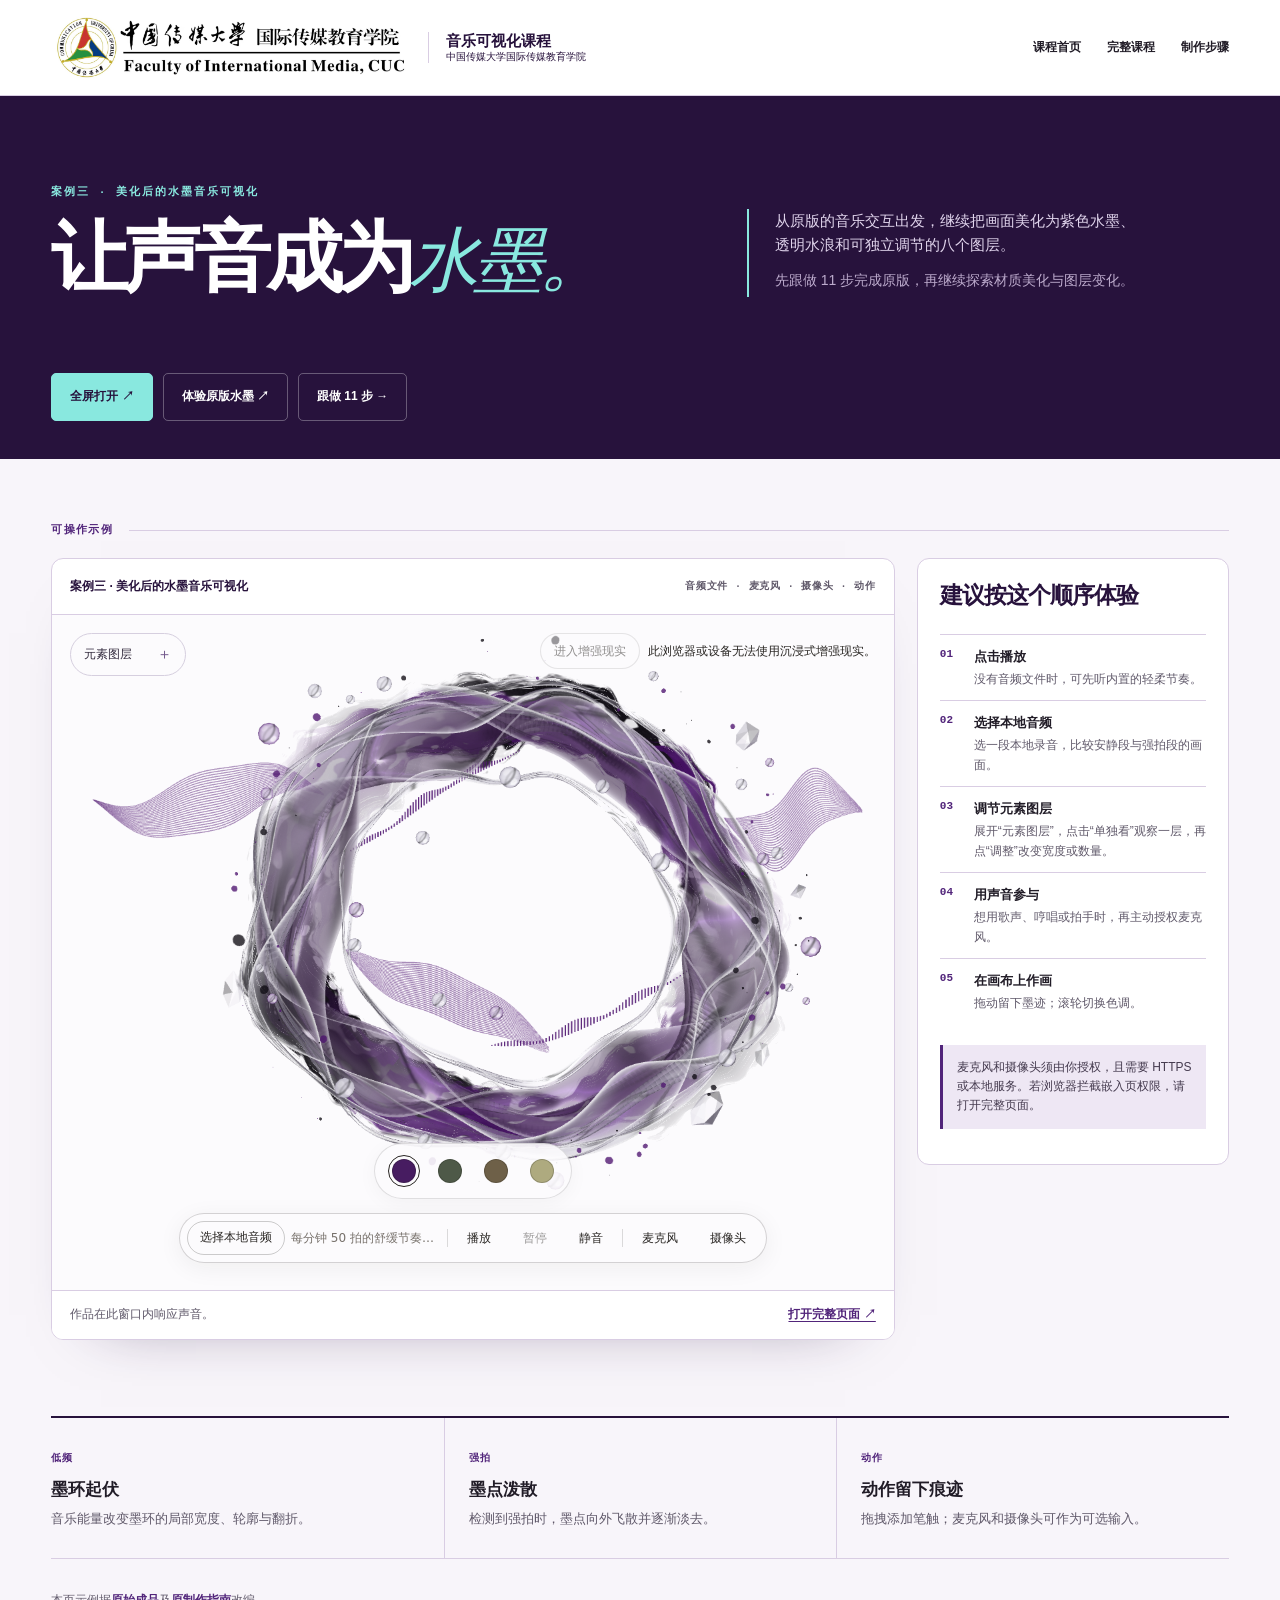
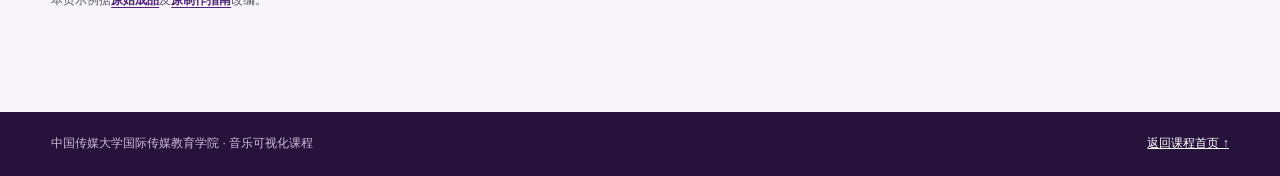
<file: visualizers.html>
<!doctype html>
<html lang="zh-CN">
<head>
  <meta charset="utf-8">
  <meta name="viewport" content="width=device-width,initial-scale=1">
  <meta name="theme-color" content="#27123c">
  <meta name="description" content="案例三：美化后的水墨音乐可视化。从原版音乐交互继续美化为紫色水墨、透明水浪与可独立调节的图层。">
  <title>案例三 · 美化后的水墨音乐可视化 | 中国传媒大学国际传媒教育学院</title>
  <style>
    :root{--brand:#51247a;--deep:#27123c;--lavender:#eee7f4;--paper:#f8f5fa;--white:#fff;--ink:#211c27;--muted:#60596a;--line:#d9cde3;--aqua:#89e8df}
    *,*::before,*::after{box-sizing:border-box}
    html{scroll-behavior:smooth}
    body{margin:0;color:var(--ink);background:var(--paper);font:16px/1.62 "Segoe UI","Microsoft YaHei",sans-serif}
    a{color:inherit}
    :focus-visible{outline:3px solid #149a9a;outline-offset:4px}
    .skip{position:absolute;left:1rem;top:-5rem;z-index:20;background:var(--deep);color:#fff;padding:.7rem 1rem}
    .skip:focus{top:1rem}
    .site-head{background:#fff;border-bottom:1px solid var(--line)}
    .head-inner{max-width:1440px;min-height:84px;margin:auto;padding:13px clamp(20px,4vw,60px);display:flex;align-items:center;justify-content:space-between;gap:20px}
    .identity{display:flex;align-items:center;gap:18px;text-decoration:none;min-width:0}
    .identity img.cuc-logo{display:block;width:clamp(260px,28vw,390px);height:auto;flex:none}
    .identity span{border-left:1px solid var(--line);padding-left:17px;display:grid;gap:2px;color:var(--deep);line-height:1.15}
    .identity strong{font-size:15px;font-weight:800}
    .identity small{font-size:10px}
    .head-links{display:flex;flex-wrap:wrap;justify-content:flex-end;gap:10px 26px;font-size:12px;font-weight:750}
    .head-links a{text-decoration:none}
    .head-links a:hover{text-decoration:underline;text-underline-offset:5px;color:var(--brand)}
    .intro{background:var(--deep);color:#fff;overflow:hidden}
    .intro-inner{max-width:1440px;margin:auto;padding:clamp(55px,7vw,100px) clamp(20px,4vw,60px) clamp(50px,6vw,84px);display:grid;grid-template-columns:minmax(0,1.02fr) minmax(260px,.75fr);align-items:end;gap:40px}
    .eyebrow{font:700 11px/1.4 Consolas,monospace;letter-spacing:.18em;color:var(--aqua);text-transform:uppercase;margin:0 0 18px}
    h1{font-size:clamp(45px,6vw,88px);line-height:.99;letter-spacing:-.07em;margin:0;max-width:920px}
    h1 em{font:italic .91em/1.05 Georgia,serif;letter-spacing:-.075em;color:var(--aqua)}
    h1 span{display:block;font-size:clamp(26px,3vw,43px);font-weight:750;letter-spacing:-.045em;margin-top:22px}
    .intro-copy{margin:0;max-width:400px;padding:0 0 5px 26px;border-left:2px solid var(--aqua);color:#e0d4ec;font-size:15px}
    .intro-copy span{display:block;margin-top:12px;color:#bcaacc;font-size:14px}
    .action-row{max-width:1440px;margin:-1px auto 0;padding:0 clamp(20px,4vw,60px) 38px;background:var(--deep);display:flex;flex-wrap:wrap;gap:10px}
    .button{display:inline-flex;align-items:center;justify-content:center;gap:12px;min-height:48px;padding:10px 18px;border:1px solid rgba(255,255,255,.3);border-radius:5px;text-decoration:none;font-size:12px;font-weight:800;transition:background .2s,transform .2s}
    .button:hover{transform:translateY(-2px);background:rgba(255,255,255,.1)}
    .button.primary{background:var(--aqua);color:var(--deep);border-color:var(--aqua)}
    .button.primary:hover{background:#b5f2ec}
    main{max-width:1440px;margin:auto;padding:clamp(34px,5vw,74px) clamp(20px,4vw,60px) 90px}
    .eyeline{display:flex;align-items:center;gap:16px;margin-bottom:20px;color:var(--brand);font:800 11px/1.4 Consolas,monospace;letter-spacing:.13em;text-transform:uppercase}
    .eyeline::after{content:"";height:1px;background:var(--line);flex:1}
    .experience{display:grid;grid-template-columns:minmax(0,1fr) 312px;gap:22px;align-items:start}
    .viewer{background:#fff;border:1px solid var(--line);border-radius:12px;overflow:hidden;box-shadow:0 25px 62px -50px rgba(39,18,60,.55)}
    .viewer-top{min-height:56px;padding:12px 18px;display:flex;align-items:center;justify-content:space-between;gap:10px;border-bottom:1px solid var(--line)}
    .viewer-top strong{font-size:12px;color:var(--deep)}
    .viewer-top span{font:700 10px/1.4 Consolas,monospace;letter-spacing:.08em;color:var(--muted)}
    .viewer iframe{display:block;width:100%;height:min(75vh,710px);min-height:510px;border:0;background:#faf6f0}
    .viewer-bottom{padding:14px 18px;background:#fff;border-top:1px solid var(--line);display:flex;align-items:center;justify-content:space-between;gap:12px;font-size:12px;color:var(--muted)}
    .viewer-bottom a{font-weight:800;color:var(--brand);text-underline-offset:3px}
    .guide{background:#fff;border:1px solid var(--line);border-radius:12px;padding:23px 22px}
    .guide h2{margin:0 0 4px;color:var(--deep);font-size:23px;line-height:1.2;letter-spacing:-.04em}
    .guide h2 span{display:block;margin-top:5px;color:var(--muted);font-size:15px;font-weight:600;letter-spacing:0}
    .guide ol{list-style:none;margin:24px 0 20px;padding:0;counter-reset:step}
    .guide li{counter-increment:step;display:grid;grid-template-columns:24px 1fr;gap:10px;padding:11px 0;border-top:1px solid var(--line);font-size:13px}
    .guide li::before{content:counter(step,decimal-leading-zero);font:800 11px/1.6 Consolas,monospace;color:var(--brand)}
    .guide li b{display:block;color:var(--ink)}
    .guide li span{display:block;margin-top:3px;color:var(--muted);font-size:12px}
    .guide-note{padding:13px 14px;background:var(--lavender);border-left:3px solid var(--brand);font-size:12px;color:#443a4e}
    .guide-note span{display:block;margin-top:6px}
    .readout{margin-top:clamp(42px,6vw,76px);display:grid;grid-template-columns:1fr 1fr 1fr;border-top:2px solid var(--deep);border-bottom:1px solid var(--line)}
    .readout article{padding:25px 24px 29px 0}
    .readout article+article{padding-left:24px;border-left:1px solid var(--line)}
    .readout small{font:750 10px/1.4 Consolas,monospace;letter-spacing:.1em;color:var(--brand)}
    .readout h3{margin:10px 0 8px;font-size:17px;line-height:1.25}
    .readout p{margin:0;color:var(--muted);font-size:13px}
    .source{margin-top:32px;font-size:12px;color:var(--muted)}
    .source a{color:var(--brand);font-weight:700;text-underline-offset:3px}
    footer{background:var(--deep);color:#cbbbd8;padding:22px clamp(20px,4vw,60px);font-size:12px}
    .footer-inner{max-width:1320px;margin:auto;display:flex;flex-wrap:wrap;justify-content:space-between;gap:12px}
    footer a{color:#fff}
    @media(max-width:1040px){.experience{grid-template-columns:1fr}.guide{display:grid;grid-template-columns:210px 1fr;gap:10px 25px}.guide ol{margin:0}.guide-note{grid-column:1/-1}}
    @media(max-width:700px){.head-inner{align-items:flex-start;flex-direction:column}.identity{flex-wrap:wrap;gap:12px}.identity img.cuc-logo{width:min(78vw,300px)}.identity span{border-left:0;padding-left:0}.identity strong{font-size:13px}.identity small{font-size:9px}.head-links{justify-content:flex-start}.intro-inner{grid-template-columns:1fr;gap:24px}.intro-copy{max-width:580px}.viewer iframe{height:600px;min-height:0}.viewer-top,.viewer-bottom{align-items:flex-start;flex-direction:column}.guide{display:block}.guide ol{margin:22px 0}.readout{grid-template-columns:1fr}.readout article,.readout article+article{padding:19px 0;border-left:0}.readout article+article{border-top:1px solid var(--line)}}
    @media(prefers-reduced-motion:reduce){html{scroll-behavior:auto}.button{transition:none}.button:hover{transform:none}}
  </style>
</head>
<body>
  <a class="skip" href="#main">跳到示例</a>
  <header class="site-head">
    <div class="head-inner">
      <a class="identity" href="index.html" aria-label="中国传媒大学国际传媒教育学院音乐可视化课程首页">
        <img class="cuc-logo" src="assets/cuc-logo.jpg" width="2480" height="475" alt="中国传媒大学国际传媒教育学院标识">
        <span><strong>音乐可视化课程</strong><small>中国传媒大学国际传媒教育学院</small></span>
      </a>
      <nav class="head-links" aria-label="课程导航">
        <a href="index.html">课程首页</a>
        <a href="courses.html#visual">完整课程</a>
        <a href="build-sumi-e.html">制作步骤</a>
      </nav>
    </div>
  </header>
  <section class="intro" aria-label="声音化为水墨作品介绍">
    <div class="intro-inner">
      <div>
        <p class="eyebrow">案例三 · 美化后的水墨音乐可视化</p>
        <h1 id="page-title">让声音成为<em>水墨。</em></h1>
      </div>
      <p class="intro-copy">从原版的音乐交互出发，继续把画面美化为紫色水墨、透明水浪和可独立调节的八个图层。<span>先跟做 11 步完成原版，再继续探索材质美化与图层变化。</span></p>
    </div>
    <div class="action-row">
      <a class="button primary" href="ink-wash-ring.html?v=kv-fluid-8" target="_blank" rel="noopener">全屏打开 ↗</a>
      <a class="button" href="ink-wash-ring-original.html?v=original-1" target="_blank" rel="noopener">体验原版水墨 ↗</a>
      <a class="button" href="build-sumi-e.html">跟做 11 步 →</a>
    </div>
  </section>
  <main id="main">
    <div class="eyeline">可操作示例</div>
    <div class="experience">
      <div class="viewer">
        <div class="viewer-top"><strong>案例三 · 美化后的水墨音乐可视化</strong><span>音频文件 · 麦克风 · 摄像头 · 动作</span></div>
        <iframe src="ink-wash-ring.html?v=kv-fluid-8" title="案例三：美化后的水墨音乐可视化交互画布" allow="microphone; camera; autoplay; fullscreen; xr-spatial-tracking" allowfullscreen loading="eager"></iframe>
        <div class="viewer-bottom"><span>作品在此窗口内响应声音。</span><a href="ink-wash-ring.html?v=kv-fluid-8" target="_blank" rel="noopener">打开完整页面 ↗</a></div>
      </div>
      <aside class="guide" aria-label="交互示例体验指南">
        <h2 id="guide-title">建议按这个顺序体验</h2>
        <ol>
          <li><div><b>点击播放</b><span>没有音频文件时，可先听内置的轻柔节奏。</span></div></li>
          <li><div><b>选择本地音频</b><span>选一段本地录音，比较安静段与强拍段的画面。</span></div></li>
          <li><div><b>调节元素图层</b><span>展开“元素图层”，点击“单独看”观察一层，再点“调整”改变宽度或数量。</span></div></li>
          <li><div><b>用声音参与</b><span>想用歌声、哼唱或拍手时，再主动授权麦克风。</span></div></li>
          <li><div><b>在画布上作画</b><span>拖动留下墨迹；滚轮切换色调。</span></div></li>
        </ol>
        <p class="guide-note">麦克风和摄像头须由你授权，且需要 HTTPS 或本地服务。若浏览器拦截嵌入页权限，请打开完整页面。</p>
      </aside>
    </div>
    <div class="readout" aria-label="声音与画面的对应关系">
      <article><small>低频</small><h3>墨环起伏</h3><p>音乐能量改变墨环的局部宽度、轮廓与翻折。</p></article>
      <article><small>强拍</small><h3>墨点泼散</h3><p>检测到强拍时，墨点向外飞散并逐渐淡去。</p></article>
      <article><small>动作</small><h3>动作留下痕迹</h3><p>拖拽添加笔触；麦克风和摄像头可作为可选输入。</p></article>
    </div>
    <p class="source">本页示例据<a href="https://haner199022.github.io/ireland-study-tour/examples/elegant_audio_visualizer.html" target="_blank" rel="noopener">原始成品</a>及<a href="https://haner199022.github.io/ireland-study-tour/build-sumi-e.html" target="_blank" rel="noopener">原制作指南</a>改编。</p>
  </main>
  <footer><div class="footer-inner"><span>中国传媒大学国际传媒教育学院 · 音乐可视化课程</span><a href="index.html">返回课程首页 ↑</a></div></footer>
</body>
</html>
</file>
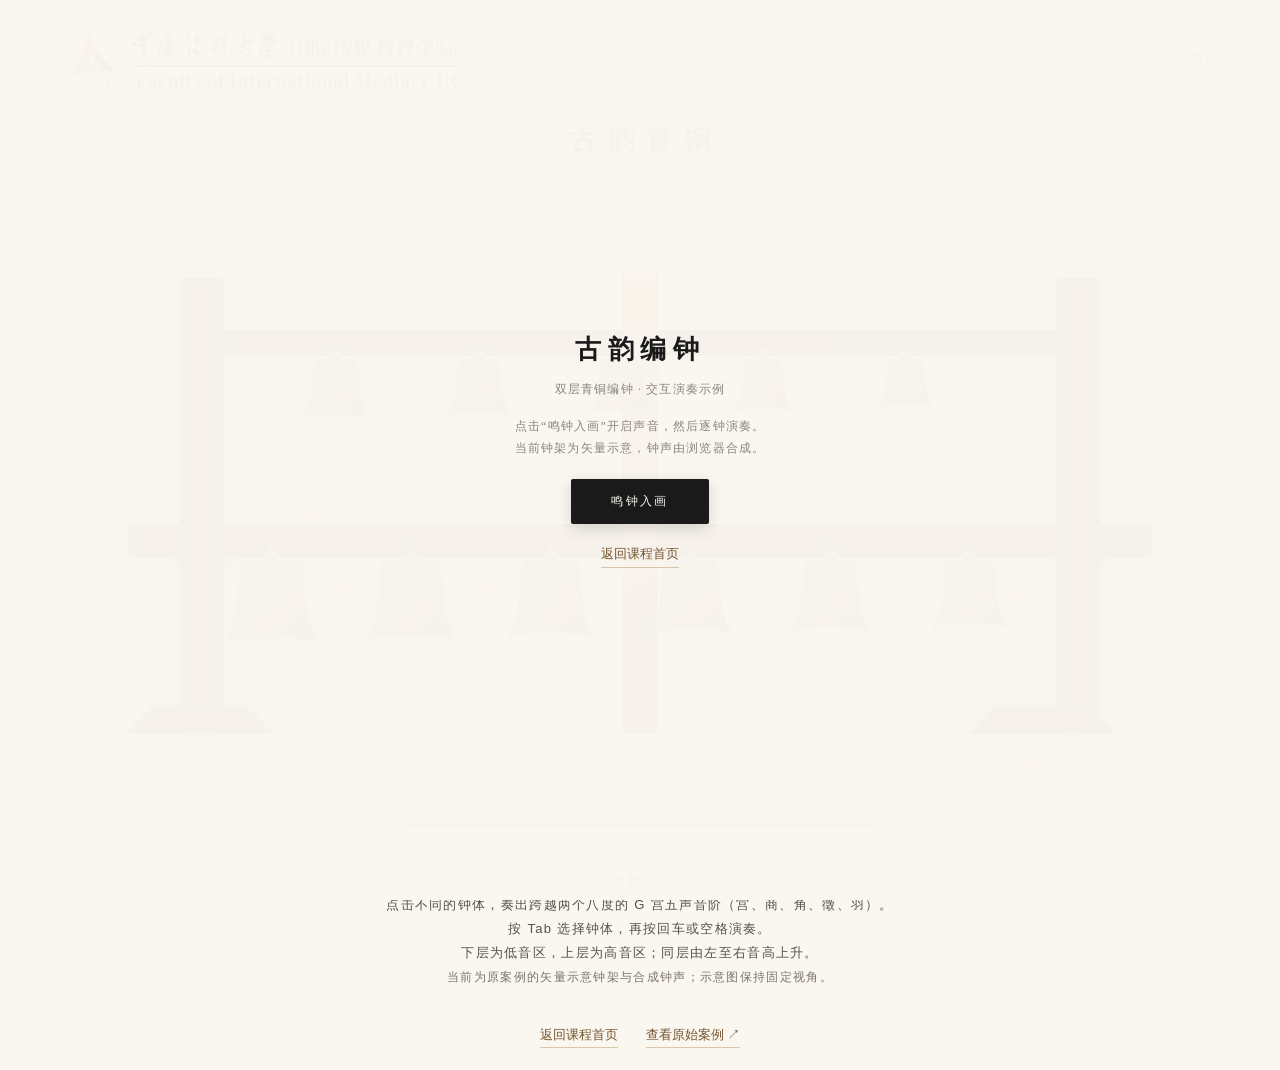
<file: bianzhong/bronze-demo.html>
<!DOCTYPE html>
<html lang="zh-CN">
<head>
    <meta charset="UTF-8">
    <meta name="viewport" content="width=device-width, initial-scale=1.0">
    <title>古韵青铜｜双层编钟交互示例</title>
    <meta name="description" content="保留原案例的双层青铜编钟示意钟架与合成钟声，可点击或通过键盘逐钟演奏。中国传媒大学国际传媒教育学院编钟交互课程。">
    
<!-- 谷歌 3D Model Viewer 模块 -->
    <script type="module" src="assets/vendor/model-viewer.min.js"></script>

    <style>
        :root {
            --bg-cream: #FAF6F0;       /* 宣纸暖白 */
            --ink-black: #1A1A1A;      /* 徽墨深黑 */
            --bronze-gold: #B08D57;    /* 宫廷古铜 */
            --jade-green: #5B8C7E;     /* 温润翡翠 */
            --accent-red: #A64B2A;     /* 经典朱砂 */
        }

        * {
            box-sizing: border-box;
            margin: 0;
            padding: 0;
        }

        body {
            background-color: var(--bg-cream);
            font-family: 'Noto Serif SC', 'Songti SC', 'SimSun', serif;
            color: var(--ink-black);
            height: 100vh;
            overflow: hidden;
            display: flex;
            flex-direction: column;
            justify-content: space-between;
            position: relative;
        }

        /* 宣纸质感纹理叠加层 */
        .paper-grain {
            position: fixed;
            top: 0;
            left: 0;
            width: 100%;
            height: 100%;
            pointer-events: none;
            z-index: 100;
            opacity: 0.04;
            background-image: url("data:image/svg+xml,%3Csvg viewBox='0 0 200 200' xmlns='http://www.w3.org/2000/svg'%3E%3Cfilter id='noise'%3E%3CfeTurbulence type='fractalNoise' baseFrequency='0.8' numOctaves='3' stitchTiles='stitch'/%3E%3C/filter%3E%3Crect width='100%25' height='100%25' filter='url(%23noise)'/%3E%3C/svg%3E");
        }

        /* 雅致的页眉设计 */
        header {
            text-align: center;
            padding: 4vh 24px 2vh 24px;
            z-index: 10;
        }

        h1 {
            font-size: 28px;
            font-weight: 700;
            letter-spacing: 0.35em;
            text-indent: 0.35em;
            color: var(--ink-black);
            margin-bottom: 6px;
        }

        .subtitle {
            font-size: 11px;
            font-weight: 300;
            letter-spacing: 0.18em;
            color: #8A857C;
            text-transform: uppercase;
        }

        /* 核心展示区域容器 */
        .viewer-container {
            flex-grow: 1;
            width: 100%;
            display: flex;
            justify-content: center;
            align-items: center;
            position: relative;
            z-index: 2;
        }

        model-viewer {
            width: 85%;
            height: 95%;
            background-color: transparent;
            outline: none;
            cursor: pointer;
            transition: opacity 0.5s ease;
        }

        /* 极尽精美的双层编钟 SVG 降级展示面板 */
        .fallback-panel {
            width: 90%;
            height: 95%;
            display: none; /* 当 3D 失败时切换为 flex */
            justify-content: center;
            align-items: center;
            position: relative;
            z-index: 3;
            opacity: 0;
            transition: opacity 0.8s ease;
        }

        /* 编钟古铜及铜绿渐变样式 */
        .fallback-bell {
            cursor: pointer;
            fill: url(#bronze-gradient);
            stroke: #2E3830;
            stroke-width: 1;
            filter: drop-shadow(0px 6px 12px rgba(26, 26, 26, 0.2));
            will-change: transform;
        }

        .fallback-bell:hover {
            fill: url(#bronze-hover-gradient);
        }

        /* 钟枚（钟体乳钉）设计 */
        .bell-stud {
            fill: #E6C594;
            opacity: 0.8;
            pointer-events: none;
        }

        /* 古典红木挂架设计 */
        .fallback-frame {
            fill: url(#wood-gradient);
            stroke: #120904;
            stroke-width: 2;
            filter: drop-shadow(0px 8px 16px rgba(0,0,0,0.3));
        }

        /* 金属挂钩与细节 */
        .fallback-metal {
            fill: url(#gold-gradient);
            stroke: #4A3B23;
            stroke-width: 0.8;
        }

        /* 响钟时的金色波纹涟漪 */
        .sound-ripple {
            fill: none;
            stroke: var(--bronze-gold);
            stroke-width: 1.5;
            opacity: 0;
            pointer-events: none;
        }

        /* 编钟摆动关键帧动画 */
        @keyframes swing {
            0% { transform: rotate(0deg); }
            15% { transform: rotate(6deg); }
            30% { transform: rotate(-5deg); }
            45% { transform: rotate(4deg); }
            60% { transform: rotate(-3deg); }
            75% { transform: rotate(2deg); }
            90% { transform: rotate(-1deg); }
            100% { transform: rotate(0deg); }
        }

        .swinging {
            animation: swing 2.4s cubic-bezier(0.25, 0.8, 0.25, 1) forwards;
        }

        /* 声效与音律 HUD 信息浮层 */
        .hud-overlay {
            position: absolute;
            top: 5%;
            left: 50%;
            transform: translateX(-50%);
            display: flex;
            flex-direction: column;
            align-items: center;
            pointer-events: none;
            z-index: 10;
        }

        .chime-calligraphy {
            width: 80px;
            height: 80px;
            border-radius: 50%;
            border: 1px dashed rgba(176, 141, 87, 0.4);
            display: flex;
            justify-content: center;
            align-items: center;
            background-color: rgba(250, 246, 240, 0.92);
            box-shadow: 0 10px 30px rgba(0, 0, 0, 0.02);
            opacity: 0;
            transform: scale(0.8) translateY(10px);
            transition: all 0.15s cubic-bezier(0.175, 0.885, 0.32, 1.275);
        }

        .chime-calligraphy.pulse {
            opacity: 1;
            transform: scale(1) translateY(0);
        }

        .chime-calligraphy span {
            font-size: 32px;
            font-weight: 700;
            color: var(--accent-red);
        }

        .chime-details {
            margin-top: 10px;
            font-size: 13px;
            font-weight: 500;
            letter-spacing: 0.15em;
            color: var(--bronze-gold);
            text-shadow: 0 1px 1px var(--bg-cream);
            opacity: 0;
            transition: opacity 0.3s ease;
        }

        .chime-details.fade {
            opacity: 1;
        }

        /* 底部控制面板与音律标尺 */
        .footer-dashboard {
            width: 100%;
            max-width: 600px;
            padding: 24px;
            margin: 0 auto 3vh auto;
            z-index: 10;
            display: flex;
            flex-direction: column;
            align-items: center;
            gap: 16px;
        }

        .interactive-strip {
            width: 100%;
            height: 4px;
            background: linear-gradient(to right, 
                rgba(26, 26, 26, 0.05) 0%, 
                var(--bronze-gold) 50%, 
                rgba(26, 26, 26, 0.05) 100%
            );
            position: relative;
            border-radius: 2px;
        }

        .strip-legend {
            width: 100%;
            display: flex;
            justify-content: space-between;
            font-size: 10px;
            color: #8A857C;
            letter-spacing: 0.1em;
            padding-top: 4px;
        }

        .guide-text {
            font-size: 11px;
            font-weight: 300;
            color: #55524D;
            letter-spacing: 0.1em;
            text-align: center;
            line-height: 1.6;
            max-width: 85%;
        }

        /* 浮动 AR 实境按钮 */
        #ar-button {
            background-color: var(--bg-cream);
            border: 1px solid var(--bronze-gold);
            border-radius: 20px;
            padding: 8px 16px;
            color: var(--bronze-gold);
            font-family: 'Noto Serif SC', serif;
            font-size: 11px;
            font-weight: 500;
            letter-spacing: 0.1em;
            cursor: pointer;
            position: absolute;
            bottom: 24px;
            right: 24px;
            transition: all 0.3s ease;
            z-index: 20;
        }

        #ar-button:hover {
            background-color: var(--bronze-gold);
            color: var(--bg-cream);
        }

        /* 首次进入的点击手势解锁浮层（现代浏览器音频安全锁） */
        .intro-modal {
            position: fixed;
            top: 0;
            left: 0;
            width: 100%;
            height: 100%;
            background-color: rgba(250, 246, 240, 0.98);
            z-index: 200;
            display: flex;
            flex-direction: column;
            justify-content: center;
            align-items: center;
            gap: 20px;
            transition: opacity 0.6s ease;
        }

        .modal-title {
            text-align: center;
            max-width: 80%;
        }

        .modal-title h2 {
            font-size: 26px;
            letter-spacing: 0.25em;
            margin-bottom: 12px;
            color: var(--ink-black);
        }

        .modal-title p {
            font-size: 12px;
            color: #8A857C;
            letter-spacing: 0.1em;
            line-height: 1.8;
        }

        .enter-btn {
            background-color: var(--ink-black);
            border: none;
            color: var(--bg-cream);
            padding: 14px 40px;
            font-family: 'Noto Serif SC', serif;
            font-size: 12px;
            font-weight: 500;
            letter-spacing: 0.2em;
            cursor: pointer;
            border-radius: 2px;
            transition: all 0.4s ease;
            box-shadow: 0 4px 15px rgba(0, 0, 0, 0.15);
        }

        .enter-btn:hover {
            background-color: var(--bronze-gold);
            transform: translateY(-2px);
        }

        /* 中文独立案例页：沿用原舞台与钟架，仅补学院标识及页面导航。 */
        body { height: auto; min-height: 100vh; min-height: 100svh; overflow-x: hidden; overflow-y: auto; }
        header { padding: 20px 24px 8px; }
        .identity-bar { display: flex; align-items: center; justify-content: space-between; gap: 16px; max-width: 1180px; margin: 0 auto 22px; }
        .identity-bar > a:first-child { min-width: 0; }
        .cuc-mark { display: block; width: min(420px, 68vw); height: auto; mix-blend-mode: multiply; }
        .course-link { color: #76562d; font: 500 13px/1.5 'Microsoft YaHei', sans-serif; text-decoration: none; white-space: nowrap; border-bottom: 1px solid rgba(176,141,87,.45); padding-bottom: 3px; }
        .course-link:hover { color: #1A1A1A; border-color: currentColor; }
        .subtitle { letter-spacing: .12em; }
        .viewer-container { min-height: clamp(350px, 51vh, 540px); }
        .hud-overlay { top: 5px; }
        model-viewer[hidden] { display: none !important; }
        .fallback-panel { display: flex; width: min(100%,1100px); height: auto; opacity: 1; }
        .fallback-panel svg { display: block; width: 100%; height: auto; aspect-ratio: 850 / 480; }
        .fallback-bell:focus-visible { stroke: #A64B2A; stroke-width: 3; outline: none; }
        .footer-dashboard { max-width: 760px; margin-bottom: 10px; padding: 12px 24px; gap: 12px; }
        .guide-text { font-family: 'Microsoft YaHei', sans-serif; font-size: 13px; line-height: 1.85; max-width: 100%; }
        .demo-note { color: #7c7468; font-size: 12px; }
        .demo-footer { display: flex; justify-content: center; gap: 28px; padding: 14px 20px 22px; }
        :focus-visible { outline: 2px solid #A64B2A; outline-offset: 5px; }
        @media (max-width: 620px) {
            header { padding: 16px 18px 6px; }
            .identity-bar { align-items: center; gap: 10px; margin-bottom: 22px; }
            .cuc-mark { width: min(280px, 63vw); }
            .course-link { font-size: 11px; }
            h1 { font-size: 25px; }
            .viewer-container { min-height: 300px; }
            .chime-calligraphy { width: 50px; height: 50px; }
            .chime-calligraphy span { font-size: 25px; }
            .chime-details { font-size: 11px; margin-top: 5px; }
            .strip-legend { font-size: 10px; letter-spacing: 0; }
            .guide-text { font-size: 12px; }
            .footer-dashboard { padding-inline: 18px; }
            .modal-title h2 { font-size: 24px; }
        }
        @media (prefers-reduced-motion: reduce) {
            *, *::before, *::after { animation-duration: .01ms !important; transition-duration: .01ms !important; }
        }
    </style>
</head>
<body>

    <div class="paper-grain"></div>

    <!-- 现代浏览器音频解锁遮罩层 -->
    <div class="intro-modal" id="start-modal">
        <div class="modal-title">
            <h2>古韵编钟</h2>
            <p>双层青铜编钟 · 交互演奏示例</p>
            <p style="margin-top: 15px; font-weight: 300;">
                点击“鸣钟入画”开启声音，然后逐钟演奏。<br>
                当前钟架为矢量示意，钟声由浏览器合成。
            </p>
        </div>
        <button class="enter-btn" id="enter-btn">鸣钟入画</button>
        <a class="course-link" href="index.html">返回课程首页</a>
    </div>

    <!-- 艺术博物馆页眉 -->
    <header>
        <div class="identity-bar">
            <a href="index.html" aria-label="返回中国传媒大学国际传媒教育学院编钟课程首页"><img class="cuc-mark" src="assets/cuc-logo.jpg" alt="中国传媒大学国际传媒教育学院标识"></a>
            <a class="course-link" href="index.html">返回课程首页</a>
        </div>
        <h1>古韵青铜</h1>
        <div class="subtitle">双层编钟 · 十一音演奏示例</div>
    </header>



    <!-- 核心视觉容器：动态切换 3D 或极美 2D 降级方案 -->
    <div class="viewer-container">
        <div class="hud-overlay">
        <div class="chime-calligraphy" id="chime-symbol">
            <span id="chinese-char">宫</span>
        </div>
        <div class="chime-details" id="chime-label" aria-live="polite">宫（G3）— 196.0 赫兹</div>
    </div>
        <!-- 3D 编钟渲染引擎 -->
        <model-viewer 
            id="bianzhong-viewer"
            hidden
            aria-label="可选三维模型查看器"
            ar
            ar-modes="webxr scene-viewer quick-look"
            camera-controls
            auto-rotate
            rotation-per-second="1.5deg"
            shadow-intensity="1.2"
            shadow-softness="0.75"
            environment-image="neutral"
            exposure="1.0"
            interaction-prompt="none">
            
            <button slot="ar-button" id="ar-button">
                进入增强现实
            </button>
        </model-viewer>

        <!-- 降级方案：曾侯乙双层水墨青铜矢量挂架系统 -->
        <div id="fallback-panel" class="fallback-panel">
            <svg id="bianzhong-svg" viewBox="0 0 850 480" width="100%" height="100%" role="group" aria-label="双层编钟示意钟架，可逐钟演奏">
                <defs>
                    <!-- 极其逼真的青铜古锈蚀色彩渐变 -->
                    <linearGradient id="bronze-gradient" x1="0%" y1="0%" x2="100%" y2="100%">
                        <stop offset="0%" stop-color="#4C5C50" />   <!-- 青铜绿 -->
                        <stop offset="35%" stop-color="#738575" />  <!-- 浅氧化绿 -->
                        <stop offset="70%" stop-color="#8F7855" />  <!-- 锈金铜 -->
                        <stop offset="100%" stop-color="#212622" /> <!-- 深褐青铜 -->
                    </linearGradient>
                    <linearGradient id="bronze-hover-gradient" x1="0%" y1="0%" x2="100%" y2="100%">
                        <stop offset="0%" stop-color="#6E8574" />
                        <stop offset="40%" stop-color="#99AA9B" />
                        <stop offset="80%" stop-color="#B29C77" />
                        <stop offset="100%" stop-color="#363E38" />
                    </linearGradient>
                    <!-- 金饰构件渐变 -->
                    <linearGradient id="gold-gradient" x1="0%" y1="0%" x2="0%" y2="100%">
                        <stop offset="0%" stop-color="#D9BA82" />
                        <stop offset="50%" stop-color="#9C7F4C" />
                        <stop offset="100%" stop-color="#4F3C1D" />
                    </linearGradient>
                    <!-- 深色红木漆器挂架渐变 -->
                    <linearGradient id="wood-gradient" x1="0%" y1="0%" x2="100%" y2="0%">
                        <stop offset="0%" stop-color="#1A0D07" />
                        <stop offset="50%" stop-color="#3D2012" />
                        <stop offset="100%" stop-color="#150A05" />
                    </linearGradient>
                </defs>
            </svg>
        </div>
    </div>

    <!-- 底部音律标尺与操作指南 -->
    <div class="footer-dashboard">
        <div class="interactive-strip"></div>
        <div class="strip-legend">
            <span>低音 · 左侧</span>
            <span>中轴</span>
            <span>高音 · 右侧</span>
        </div>
        <div class="guide-text">
            <b>演奏方法</b><br>
            点击不同的钟体，奏出跨越两个八度的 G 宫五声音阶（宫、商、角、徵、羽）。<br>
            按 Tab 选择钟体，再按回车或空格演奏。<br>
            下层为低音区，上层为高音区；同层由左至右音高上升。<br>
            <span class="demo-note">当前为原案例的矢量示意钟架与合成钟声；示意图保持固定视角。</span>
        </div>
    </div>
    <footer class="demo-footer"><a class="course-link" href="index.html">返回课程首页</a><a class="course-link source-link" href="https://haner199022.github.io/ireland-study-tour/examples/elegant_bianzhong.html" target="_blank" rel="noopener">查看原始案例 ↗</a></footer>

    <script>
        const startModal = document.getElementById('start-modal');
        const enterBtn = document.getElementById('enter-btn');
        const viewer = document.getElementById('bianzhong-viewer');
        const fallbackPanel = document.getElementById('fallback-panel');
        const symbolBadge = document.getElementById('chime-symbol');
        const charElement = document.getElementById('chinese-char');
        const labelElement = document.getElementById('chime-label');

        let audioCtx = null;
        let activeFadeTimeout = null;
        let fallbackInitialized = false;

        // 五声调式音谱映射表（共11枚悬挂钟，跨越 G3 至 G5 两个完整八度）
        const pentatonicScale = [
            { name: "宫", pitch: "G3", freq: 196.00 }, // 下层第 1 钟 (最大)
            { name: "商", pitch: "A3", freq: 220.00 },
            { name: "角", pitch: "B3", freq: 246.94 },
            { name: "徵", pitch: "D4", freq: 293.66 },
            { name: "羽", pitch: "E4", freq: 329.63 },
            { name: "宫", pitch: "G4", freq: 392.00 }, // 下层第 6 钟
            { name: "商", pitch: "A4", freq: 440.00 }, // 上层第 1 钟
            { name: "角", pitch: "B4", freq: 493.88 },
            { name: "徵", pitch: "D5", freq: 587.33 },
            { name: "羽", pitch: "E5", freq: 659.25 },
            { name: "宫", pitch: "G5", freq: 783.99 }  // 上层第 5 钟 (最小)
        ];

        // 原课程模型已不可用：不发出失效请求，直接使用原 SVG 示意钟架。
        function switchToFallback() {
            viewer.style.display = 'none';
            fallbackPanel.style.display = 'flex';
            fallbackPanel.style.opacity = '1';
            if (!fallbackInitialized) {
                fallbackInitialized = true;
                setupSVGFallback();
            }
        }

        // Web Audio Synthesizer: 采用泛音叠加物理建模合成古铜编钟厚重声效
        function synthesizeBell(frequency) {
            if (!audioCtx) {
                audioCtx = new (window.AudioContext || window.webkitAudioContext)();
            }
            if (audioCtx.state === 'suspended') {
                audioCtx.resume();
            }

            const now = audioCtx.currentTime;
            const decay = 3.2; // 阻尼衰减秒数

            // 还原青铜材质所特有的非谐波泛音物理分布律
            const partials = [
                { ratio: 1.0,  gain: 0.85,  decayScale: 1.0 },   // 基音 Hum
                { ratio: 2.0,  gain: 0.48,  decayScale: 0.75 },  // 谐音 Prime
                { ratio: 2.41, gain: 0.42,  decayScale: 0.65 },  // 独属青铜腔体的纯微小三度泛音 Tierce
                { ratio: 3.0,  gain: 0.32,  decayScale: 0.48 },  // 泛音 Quint
                { ratio: 4.12, gain: 0.22,  decayScale: 0.32 },  // Nominal
                { ratio: 5.43, gain: 0.12,  decayScale: 0.20 },  // 高频金属振动
                { ratio: 6.0,  gain: 0.08,  decayScale: 0.12 }   // 极高频亮色
            ];

            // 动态压缩器防止多重齐鸣时过载爆音
            const compressor = audioCtx.createDynamicsCompressor();
            compressor.threshold.setValueAtTime(-14, now);
            compressor.knee.setValueAtTime(8, now);
            compressor.ratio.setValueAtTime(5, now);
            compressor.connect(audioCtx.destination);

            const bellMaster = audioCtx.createGain();
            bellMaster.connect(compressor);
            bellMaster.gain.setValueAtTime(0, now);
            bellMaster.gain.linearRampToValueAtTime(0.55, now + 0.005); // 瞬态爆发 Attack
            bellMaster.gain.exponentialRampToValueAtTime(0.0001, now + decay); // 物理对数衰减

            partials.forEach(p => {
                const osc = audioCtx.createOscillator();
                const partialGain = audioCtx.createGain();

                osc.type = 'sine';
                osc.frequency.setValueAtTime(frequency * p.ratio, now);

                partialGain.gain.setValueAtTime(p.gain, now);
                partialGain.gain.exponentialRampToValueAtTime(0.0001, now + (decay * p.decayScale));

                osc.connect(partialGain);
                partialGain.connect(bellMaster);

                osc.start(now);
                osc.stop(now + decay + 0.1);
            });
        }

        // 解锁音频上下文
        enterBtn.addEventListener('click', () => {
            audioCtx = new (window.AudioContext || window.webkitAudioContext)();
            startModal.style.opacity = '0';
            setTimeout(() => {
                startModal.style.display = 'none';
            }, 600);
        });

        // 统一更新 HUD 显示
        function updateHUD(note) {
            charElement.textContent = note.name;
            labelElement.textContent = `${note.name}（${note.pitch}）— ${note.freq.toFixed(1)} 赫兹`;

            // 重置动画
            symbolBadge.classList.remove('pulse');
            labelElement.classList.remove('fade');
            void symbolBadge.offsetWidth;
            
            symbolBadge.classList.add('pulse');
            labelElement.classList.add('fade');

            if (activeFadeTimeout) clearTimeout(activeFadeTimeout);

            activeFadeTimeout = setTimeout(() => {
                symbolBadge.classList.remove('pulse');
                labelElement.classList.remove('fade');
            }, 2500);
        }

        // 3D 页面点击判定音高映射
        viewer.addEventListener('click', (event) => {
            const rect = viewer.getBoundingClientRect();
            const clickX = event.clientX - rect.left;
            const normalizedX = Math.max(0, Math.min(1.0, clickX / rect.width));

            const index = Math.round(normalizedX * (pentatonicScale.length - 1));
            const note = pentatonicScale[index];

            synthesizeBell(note.freq);
            updateHUD(note);
        });

        // 精心绘制曾侯乙双层编钟与声波粒子扩散
        function setupSVGFallback() {
            const svg = document.getElementById('bianzhong-svg');
            if (!svg) return;

            // 1. 绘制编钟大漆木雕挂架
            // 下层横梁
            createSVGRect(svg, 30, 260, 790, 24, 4, "fallback-frame");
            // 上层横梁
            createSVGRect(svg, 100, 110, 650, 18, 3, "fallback-frame");

            // 左主支撑柱
            createSVGRect(svg, 70, 70, 32, 350, 2, "fallback-frame");
            // 右主支撑柱
            createSVGRect(svg, 748, 70, 32, 350, 2, "fallback-frame");

            // 中轴铜质加固构件装饰
            createSVGRect(svg, 412, 60, 26, 360, 1, "fallback-metal");

            // 主底座（左）
            createSVGPath(svg, "M30,420 L140,420 L120,400 L50,400 Z", "fallback-frame");
            // 主底座（右）
            createSVGPath(svg, "M680,420 L790,420 L770,400 L700,400 Z", "fallback-frame");

            // 2. 悬挂并配对 11 枚大小不同的编钟
            // 下层编钟（第1-6钟，映射低音 G3 - G4）
            const lowerBells = pentatonicScale.slice(0, 6);
            const lowerStartX = 140;
            const lowerEndX = 680;
            const lowerStep = (lowerEndX - lowerStartX) / 5;

            lowerBells.forEach((note, index) => {
                const x = lowerStartX + index * lowerStep;
                const y = 284;
                const width = 54 - (index * 2.2);
                const height = 66 - (index * 2.4);
                drawHangingBell(svg, x, y, width, height, note, "beam-low", 260);
            });

            // 上层编钟（第7-11钟，映射高音 A4 - G5）
            const upperBells = pentatonicScale.slice(6, 11);
            const upperStartX = 190;
            const upperEndX = 630;
            const upperStep = (upperEndX - upperStartX) / 4;

            upperBells.forEach((note, index) => {
                const x = upperStartX + index * upperStep;
                const y = 128;
                const width = 38 - (index * 1.5);
                const height = 48 - (index * 1.8);
                drawHangingBell(svg, x, y, width, height, note, "beam-high", 110);
            });
        }

        // 绘制单枚铜纽扣、吊索、钟体及声波扩散涟漪
        function drawHangingBell(svg, cx, cy, w, h, note, groupClass, beamY) {
            const group = document.createElementNS("http://www.w3.org/2000/svg", "g");
            group.setAttribute("class", groupClass);
            // 设定物理摆动支点为横梁交接处
            group.style.transformOrigin = `${cx}px ${beamY}px`;
            group.style.transition = "transform 0.15s ease-out";

            // 吊索
            const rope = document.createElementNS("http://www.w3.org/2000/svg", "line");
            rope.setAttribute("x1", cx);
            rope.setAttribute("y1", beamY + 12);
            rope.setAttribute("x2", cx);
            rope.setAttribute("y2", cy);
            rope.setAttribute("stroke", "#9C7F4C");
            rope.setAttribute("stroke-width", "2.5");
            group.appendChild(rope);

            // 钟顶铜扣纽
            const loop = document.createElementNS("http://www.w3.org/2000/svg", "rect");
            loop.setAttribute("x", cx - 4);
            loop.setAttribute("y", cy - 4);
            loop.setAttribute("width", "8");
            loop.setAttribute("height", "8");
            loop.setAttribute("rx", "2");
            loop.setAttribute("class", "fallback-metal");
            group.appendChild(loop);

            // 传统中国青铜双铣（双合瓦）钟体边缘计算
            const bell = document.createElementNS("http://www.w3.org/2000/svg", "path");
            const halfW = w / 2;
            const topY = cy + 4;
            const botY = cy + h;
            const flare = w * 0.15; // 底部外喇叭口外张弧度

            // 绘制两端起翘、底口内凹的经典合瓦编钟路径 (Sui / 铣)
            const bellPath = `M ${cx - halfW + 4},${topY} 
                              L ${cx + halfW - 4},${topY} 
                              Q ${cx + halfW - 2},${topY + h * 0.3} ${cx + halfW},${topY + h * 0.65}
                              L ${cx + halfW + flare},${botY} 
                              Q ${cx},${botY - (h * 0.12)} ${cx - halfW - flare},${botY}
                              L ${cx - halfW},${topY + h * 0.65}
                              Q ${cx - halfW + 2},${topY + h * 0.3} ${cx - halfW + 4},${topY} Z`;

            bell.setAttribute("d", bellPath);
            bell.setAttribute("class", "fallback-bell");
            bell.setAttribute('role', 'button');
            bell.setAttribute('tabindex', '0');
            bell.setAttribute('aria-label', `${note.name}，${note.pitch}，${note.freq.toFixed(1)}赫兹，按回车或空格演奏`);
            bell.addEventListener('keydown', event => {
                if (event.key === 'Enter' || event.key === ' ') {
                    event.preventDefault();
                    bell.dispatchEvent(new MouseEvent('click', { bubbles: true }));
                }
            });
            group.appendChild(bell);

            // 绘制古典钟体乳钉（钟枚）—— 还原曾侯乙古钟青铜排钉细节
            const rows = 3;
            const cols = 2;
            const startXOffset = halfW * 0.35;
            const startY = topY + h * 0.2;
            const spacingY = h * 0.12;

            for (let r = 0; r < rows; r++) {
                const curY = startY + r * spacingY;
                // 左侧两排
                createSVGCircle(group, cx - startXOffset, curY, 2, "bell-stud");
                createSVGCircle(group, cx - startXOffset + 5, curY, 2, "bell-stud");
                // 右侧两排
                createSVGCircle(group, cx + startXOffset, curY, 2, "bell-stud");
                createSVGCircle(group, cx + startXOffset - 5, curY, 2, "bell-stud");
            }

            // 独立挂设静态声波涟漪环（防止跟随钟摆件一起旋转偏离）
            const ripple = document.createElementNS("http://www.w3.org/2000/svg", "circle");
            ripple.setAttribute("cx", cx);
            ripple.setAttribute("cy", botY - 5);
            ripple.setAttribute("r", "10");
            ripple.setAttribute("class", "sound-ripple");
            svg.appendChild(ripple);

            // 监听点击，同时派发物理阻尼摇晃、涟漪扩散、Web Audio 乐音合成
            bell.addEventListener('click', (e) => {
                e.stopPropagation();
                
                // 击响音频
                synthesizeBell(note.freq);
                updateHUD(note);

                // 摇摆动画触发
                group.classList.remove('swinging');
                void group.offsetWidth; // 触发回流重塑
                group.classList.add('swinging');

                // 声波涟漪向外荡漾扩散
                ripple.style.transition = "none";
                ripple.setAttribute("r", "10");
                ripple.style.opacity = "1";
                void ripple.offsetWidth;
                
                ripple.style.transition = "all 1.8s cubic-bezier(0.1, 0.8, 0.2, 1)";
                ripple.setAttribute("r", (w * 3.8).toString());
                ripple.style.opacity = "0";
            });

            svg.appendChild(group);
        }

        // SVG 构建助手
        function createSVGRect(parent, x, y, w, h, rx, className) {
            const el = document.createElementNS("http://www.w3.org/2000/svg", "rect");
            el.setAttribute("x", x);
            el.setAttribute("y", y);
            el.setAttribute("width", w);
            el.setAttribute("height", h);
            el.setAttribute("rx", rx);
            el.setAttribute("class", className);
            parent.appendChild(el);
            return el;
        }

        function createSVGPath(parent, d, className) {
            const el = document.createElementNS("http://www.w3.org/2000/svg", "path");
            el.setAttribute("d", d);
            el.setAttribute("class", className);
            parent.appendChild(el);
            return el;
        }

        function createSVGCircle(parent, cx, cy, r, className) {
            const el = document.createElementNS("http://www.w3.org/2000/svg", "circle");
            el.setAttribute("cx", cx);
            el.setAttribute("cy", cy);
            el.setAttribute("r", r);
            el.setAttribute("class", className);
            parent.appendChild(el);
            return el;
        }
        switchToFallback();
    </script>
</body>
</html>
</file>
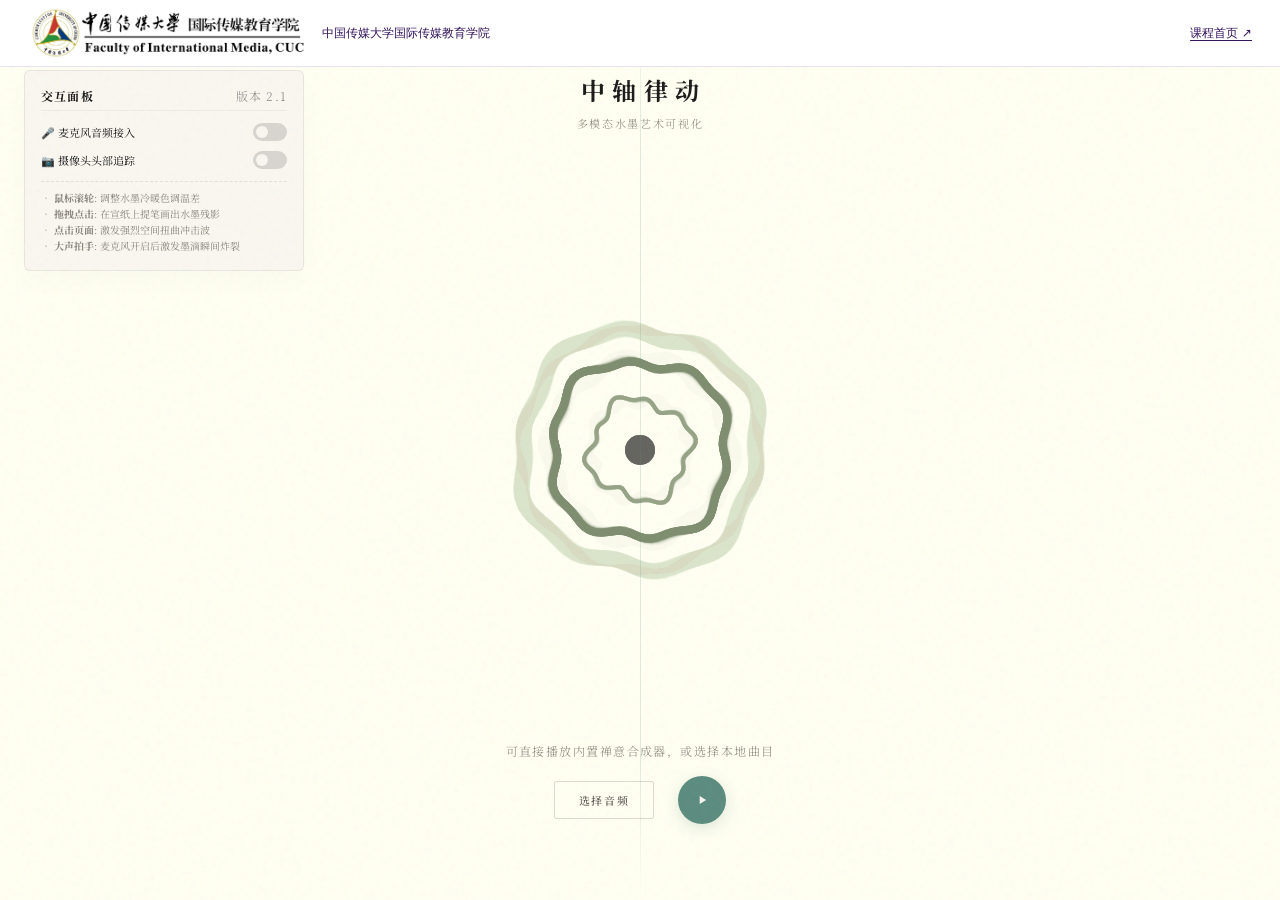
<file: examples/elegant_audio_visualizer.html>
<!DOCTYPE html>
<html lang="zh-CN">
<head>
    <meta charset="UTF-8">
    <meta name="viewport" content="width=device-width, initial-scale=1.0">
    <title>中轴律动 · 多模态水墨艺术可视化 | 中国传媒大学国际传媒教育学院</title>
    
    <link href="https://fonts.googleapis.com/css2?family=Noto+Serif+SC:wght@300;500;700&display=swap" rel="stylesheet">
    
    <style>
        :root {
            --bg-cream: #FAF6F0;
            --ink-black: #1A1A1A;
            --axis-color: rgba(91, 140, 126, 0.18);
        }

        * {
            box-sizing: border-box;
            margin: 0;
            padding: 0;
        }

        body {
            background-color: var(--bg-cream);
            height: 100vh;
            display: flex;
            flex-direction: column;
            justify-content: space-between;
            align-items: center;
            overflow: hidden;
            user-select: none;
            -webkit-user-select: none;
            font-family: 'Noto Serif SC', "Georgia", serif;
            color: var(--ink-black);
            position: relative;
            transition: transform 0.08s ease-out; /* Screen shake effect */
        }

        /* Subtle paper-grain texture overlay */
        .paper-grain {
            position: fixed;
            top: 0;
            left: 0;
            width: 100%;
            height: 100%;
            pointer-events: none;
            z-index: 100;
            opacity: 0.04;
            background-image: url("data:image/svg+xml,%3Csvg viewBox='0 0 200 200' xmlns='http://www.w3.org/2000/svg'%3E%3Cfilter id='noise'%3E%3CfeTurbulence type='fractalNoise' baseFrequency='0.8' numOctaves='3' stitchTiles='stitch'/%3E%3C/filter%3E%3Crect width='100%25' height='100%25' filter='url(%23noise)'/%3E%3C/svg%3E");
        }

        /* The Beijing Central Axis (北京中轴线) */
        .central-axis {
            position: absolute;
            top: 0;
            bottom: 0;
            left: 50%;
            width: 1px;
            background: linear-gradient(
                to bottom,
                transparent,
                var(--axis-color) 15%,
                var(--axis-color) 85%,
                transparent
            );
            pointer-events: none;
            z-index: 3;
            transition: background 0.3s ease;
        }

        header {
            text-align: center;
            margin-top: 5vh;
            z-index: 10;
            pointer-events: none;
        }

        h1 {
            font-size: 24px;
            font-weight: 700;
            letter-spacing: 0.3em;
            color: var(--ink-black);
            text-indent: 0.3em;
            margin-bottom: 8px;
        }

        .subtitle {
            font-size: 11px;
            font-weight: 300;
            letter-spacing: 0.15em;
            color: #8A857C;
            text-transform: uppercase;
        }

        /* Multimodal Control Console */
        .console-panel {
            position: absolute;
            top: 24px;
            left: 24px;
            z-index: 20;
            background: rgba(250, 246, 240, 0.85);
            backdrop-filter: blur(10px);
            border: 1px solid rgba(26, 26, 26, 0.08);
            border-radius: 6px;
            padding: 16px;
            width: 280px;
            box-shadow: 0 10px 30px rgba(0, 0, 0, 0.02);
            transition: all 0.3s ease;
        }

        .console-title {
            font-size: 12px;
            font-weight: 700;
            letter-spacing: 0.1em;
            margin-bottom: 12px;
            border-bottom: 1px solid rgba(26, 26, 26, 0.05);
            padding-bottom: 6px;
            display: flex;
            justify-content: space-between;
        }

        .toggle-row {
            display: flex;
            justify-content: space-between;
            align-items: center;
            margin-bottom: 10px;
            font-size: 11px;
        }

        /* Beautiful Switch */
        .switch {
            position: relative;
            display: inline-block;
            width: 34px;
            height: 18px;
        }

        .switch input {
            opacity: 0;
            width: 0;
            height: 0;
        }

        .slider {
            position: absolute;
            cursor: pointer;
            top: 0;
            left: 0;
            right: 0;
            bottom: 0;
            background-color: rgba(26, 26, 26, 0.15);
            transition: .3s;
            border-radius: 18px;
        }

        .slider:before {
            position: absolute;
            content: "";
            height: 12px;
            width: 12px;
            left: 3px;
            bottom: 3px;
            background-color: var(--bg-cream);
            transition: .3s;
            border-radius: 50%;
        }

        input:checked + .slider {
            background-color: #5B8C7E;
        }

        input:checked + .slider:before {
            transform: translateX(16px);
        }

        /* Legend box */
        .legend-box {
            margin-top: 12px;
            padding-top: 8px;
            border-top: 1px dashed rgba(26, 26, 26, 0.1);
            font-size: 10px;
            color: #8A857C;
            line-height: 1.6;
        }

        .canvas-container {
            position: absolute;
            top: 0;
            left: 0;
            width: 100%;
            height: 100%;
            display: flex;
            justify-content: center;
            align-items: center;
            z-index: 2;
        }

        canvas {
            display: block;
            width: 100%;
            height: 100%;
        }

        /* Controls Dashboard */
        .controls-container {
            width: 100%;
            max-width: 480px;
            padding: 40px 24px;
            margin-bottom: 4vh;
            display: flex;
            flex-direction: column;
            align-items: center;
            gap: 16px;
            z-index: 10;
        }

        .track-info {
            font-size: 12px;
            font-weight: 300;
            letter-spacing: 0.12em;
            color: #8A857C;
            text-align: center;
            max-width: 100%;
            white-space: nowrap;
            overflow: hidden;
            text-overflow: ellipsis;
            min-height: 18px;
        }

        .actions {
            display: flex;
            align-items: center;
            gap: 24px;
        }

        .btn {
            background: transparent;
            border: 1px solid rgba(26, 26, 26, 0.15);
            padding: 10px 24px;
            border-radius: 2px;
            font-family: 'Noto Serif SC', serif;
            font-size: 11px;
            font-weight: 500;
            letter-spacing: 0.15em;
            cursor: pointer;
            color: #55524D;
            transition: all 0.4s cubic-bezier(0.25, 1, 0.5, 1);
            display: inline-flex;
            align-items: center;
            justify-content: center;
        }

        .btn:hover {
            border-color: var(--ink-black);
            color: var(--ink-black);
            background-color: rgba(26, 26, 26, 0.02);
            transform: translateY(-1px);
        }

        /* Play/Pause Button - ALWAYS ENABLED in v2.0 */
        .play-pause-btn {
            width: 48px;
            height: 48px;
            border-radius: 50%;
            background-color: #5B8C7E;
            border: none;
            cursor: pointer;
            display: flex;
            align-items: center;
            justify-content: center;
            transition: all 0.4s cubic-bezier(0.25, 1, 0.5, 1);
            box-shadow: 0 4px 15px rgba(91, 140, 126, 0.2);
            pointer-events: auto;
        }

        .play-pause-btn:hover {
            transform: scale(1.08);
            box-shadow: 0 6px 20px rgba(91, 140, 126, 0.35);
        }

        .play-pause-btn svg {
            fill: var(--bg-cream);
            width: 14px;
            height: 14px;
        }

        .hidden-input {
            display: none;
        }


/* 中国传媒大学国际传媒教育学院教学标识。 */
.cuc-context-bar {
  box-sizing: border-box; min-height: 44px; padding: 6px clamp(12px, 3vw, 28px);
  display: flex; align-items: center; justify-content: space-between; gap: 12px;
  background: #fff; color: #32135c; border-bottom: 1px solid #e7e0ee;
  font: 500 12px/1.35 system-ui, -apple-system, "Segoe UI", sans-serif;
  letter-spacing: 0; text-align: left;
}
.cuc-context-bar .cuc-context-identity { display: flex; align-items: center; gap: 14px; min-width: 0; }
.cuc-context-bar img.cuc-logo { display: block; width: clamp(190px, 24vw, 280px); height: auto; max-width: 46vw; flex: none; }
.cuc-context-bar .cuc-context-label { display: block; min-width: 0; }
.cuc-context-bar a { color: #32135c; flex: none; text-decoration: underline; text-underline-offset: 3px; white-space: nowrap; }
.cuc-context-bar a:hover { color: #60389c; }
.cuc-context-bar a:focus-visible { outline: 2px solid #60389c; outline-offset: 3px; }
@media (max-width: 620px) {
  .cuc-context-bar { flex-wrap: wrap; gap: 4px 8px; font-size: 10px; min-height: 52px; }
  .cuc-context-bar .cuc-context-identity { flex: 1 1 100%; gap: 8px; }
  .cuc-context-bar img.cuc-logo { width: 190px; height: auto; }
  .cuc-context-bar a { font-size: 10px; margin-left: auto; }
}

/* 全屏示例顶部预留学院标识栏。 */
.cuc-context-bar { position: fixed; inset: 0 0 auto 0; z-index: 300; }
body > header { margin-top: max(68px, 8vh); }
.console-panel { top: 70px; }
@media (max-width: 620px) { body > header { margin-top: 78px; } .console-panel { top: 80px; } }

</style>
</head>
<body>
<div class="cuc-context-bar">
  <div class="cuc-context-identity">
    <img src="../assets/cuc-logo.jpg" class="cuc-logo" alt="中国传媒大学国际传媒教育学院标识" width="2480" height="475">
    <span class="cuc-context-label">中国传媒大学国际传媒教育学院</span>
  </div>
  <a href="../index.html" aria-label="返回音乐可视化课程首页">课程首页 ↗</a>
</div>


    <div class="paper-grain"></div>
    <div class="central-axis" id="axis-line"></div>

    <!-- Multimodal Control Dashboard -->
    <div class="console-panel">
        <div class="console-title">
            <span>交互面板</span>
            <span style="opacity: 0.5; font-weight: 300;">版本 2.1</span>
        </div>
        
        <div class="toggle-row">
            <span>🎤 麦克风音频接入</span>
            <label class="switch">
                <input type="checkbox" id="mic-toggle">
                <span class="slider"></span>
            </label>
        </div>

        <div class="toggle-row">
            <span>📷 摄像头头部追踪</span>
            <label class="switch">
                <input type="checkbox" id="webcam-toggle">
                <span class="slider"></span>
            </label>
        </div>

        <div class="legend-box">
            • <b>鼠标滚轮</b>: 调整水墨冷暖色调温差<br>
            • <b>拖拽点击</b>: 在宣纸上提笔画出水墨残影<br>
            • <b>点击页面</b>: 激发强烈空间扭曲冲击波<br>
            • <b>大声拍手</b>: 麦克风开启后激发墨滴瞬间炸裂<br>
        </div>
    </div>

    <header>
        <h1>中轴律动</h1>
        <div class="subtitle">多模态水墨艺术可视化</div>
    </header>

    <div class="canvas-container">
        <canvas id="sumie-canvas"></canvas>
    </div>

    <div class="controls-container">
        <div id="track-name" class="track-info">可直接播放内置禅意合成器，或选择本地曲目</div>
        
        <div class="actions">
            <input type="file" id="audio-file" class="hidden-input" accept="audio/*">
            
            <button class="btn" onclick="document.getElementById('audio-file').click()">
                选择音频
            </button>

            <button id="play-pause" class="play-pause-btn" aria-label="播放或暂停">
                <svg id="play-icon" viewBox="0 0 24 24">
                    <path d="M8 5v14l11-7z"/>
                </svg>
                <svg id="pause-icon" viewBox="0 0 24 24" style="display: none;">
                    <path d="M6 19h4V5H6v14zm8-14v14h4V5h-4z"/>
                </svg>
            </button>
        </div>
    </div>

    <audio id="audio-element" crossorigin="anonymous" loop></audio>

    <script>
        const canvas = document.getElementById('sumie-canvas');
        const ctx = canvas.getContext('2d');
        const audio = document.getElementById('audio-element');
        const fileInput = document.getElementById('audio-file');
        const playPauseBtn = document.getElementById('play-pause');
        const playIcon = document.getElementById('play-icon');
        const pauseIcon = document.getElementById('pause-icon');
        const trackNameLabel = document.getElementById('track-name');
        const axisLine = document.getElementById('axis-line');

        // Dynamic Interaction switches
        const micToggle = document.getElementById('mic-toggle');
        const webcamToggle = document.getElementById('webcam-toggle');

        // Web Audio global contexts
        let audioCtx;
        let analyser;
        let source;
        let animationFrameId;

        // Procedural synth sequencer variables
        let proceduralInterval = null;
        let isProceduralPlaying = false;

        // Custom Mic variables
        let micStream;
        let micAnalyser;
        let micSource;
        let micVolume = 0;
        let prevMicVolume = 0;

        // Color temperature configurations (Interpolates dynamically via Scroll Wheel)
        let colorTone = 0.4; // 0 = Cool (Jade), 1 = Warm (Bronze/Red)
        
        // Parallax coordinates featuring 0.3s dampening lag (Lag target)
        let mouseX = 0, mouseY = 0;
        let targetMouseX = 0, targetMouseY = 0;
        const trackingLag = 0.08; // Roughly 0.3s at 60fps to match tracking speed smoothly

        // Entities repositories
        const splatters = [];
        const shockwaves = [];
        const brushPoints = []; // Holds temporary paint brush strokes
        let splatterCooldown = 0;

        // Adaptive Beat Detection threshold variables
        let beatThreshold = 0.45;
        const decayRate = 0.08;
        let smoothedBass = 0;
        let noisePhase = 0;

        
        // Space Warp Shockwave solver
        class Shockwave {
            constructor(x, y, intensity) {
                this.cx = x;
                this.cy = y;
                this.radius = 0;
                this.maxRadius = Math.max(window.innerWidth, window.innerHeight) * 1.2;
                this.speed = 12 + intensity * 15;
                this.width = 130;
                this.strength = 50 * intensity;
                this.alpha = 1.0;
                this.decay = 0.015;
            }

            update() {
                this.radius += this.speed;
                this.alpha -= this.decay;
            }

            isDead() {
                return this.alpha <= 0 || this.radius > this.maxRadius;
            }

            getDisplacement(px, py) {
                const dx = px - this.cx;
                const dy = py - this.cy;
                const dist = Math.hypot(dx, dy);

                if (dist === 0) return { x: 0, y: 0 };

                const distFromWave = Math.abs(dist - this.radius);

                if (distFromWave < this.width) {
                    const factor = 1 - (distFromWave / this.width);
                    const warpMagnitude = Math.sin(factor * Math.PI) * this.strength * this.alpha;
                    
                    return {
                        x: (dx / dist) * warpMagnitude,
                        y: (dy / dist) * warpMagnitude
                    };
                }
                return { x: 0, y: 0 };
            }

            draw(context) {
                context.save();
                const toneColor = getToneColor(colorTone);
                context.strokeStyle = `rgba(${toneColor.r}, ${toneColor.g}, ${toneColor.b}, ${0.12 * this.alpha})`;
                context.lineWidth = 8 * this.alpha;
                context.beginPath();

                const segments = 90;
                for (let i = 0; i <= segments; i++) {
                    const angle = (i / segments) * Math.PI * 2;
                    const wobble = Math.sin(angle * 6 + this.radius * 0.03) * 6;
                    const r = this.radius + wobble;
                    const px = this.cx + Math.cos(angle) * r;
                    const py = this.cy + Math.sin(angle) * r;

                    if (i === 0) context.moveTo(px, py);
                    else context.lineTo(px, py);
                }
                context.stroke();
                context.restore();
            }
        }

        // Passes coordinates through active space warps
        function getWarpedPoint(px, py) {
            let wx = px;
            let wy = py;

            for (let i = 0; i < shockwaves.length; i++) {
                const disp = shockwaves[i].getDisplacement(px, py);
                wx += disp.x;
                wy += disp.y;
            }

            return { x: wx, y: wy };
        }

        // Dynamic ink droplet
        class InkSplatter {
            constructor(x, y, angle, speed, size, coreColor, glowColor) {
                this.x = x;
                this.y = y;
                this.vx = Math.cos(angle) * speed;
                this.vy = Math.sin(angle) * speed;
                this.initialSize = size;
                this.size = size;
                this.maxSize = size * (2.0 + Math.random() * 2.0);
                this.alpha = 1.0;
                this.coreColor = coreColor;
                this.glowColor = glowColor;
                this.decay = 0.009 + Math.random() * 0.012;
                this.friction = 0.93;
            }

            update() {
                this.x += this.vx;
                this.y += this.vy;
                this.vx *= this.friction;
                this.vy *= this.friction;

                const currentSpeed = Math.hypot(this.vx, this.vy);
                if (currentSpeed < 0.4) {
                    this.size += (this.maxSize - this.size) * 0.06;
                    this.alpha -= this.decay * 1.6;
                } else {
                    this.alpha -= this.decay * 0.35;
                }
            }

            draw(context) {
                if (this.alpha <= 0) return;
                context.save();
                
                const warped = getWarpedPoint(this.x, this.y);

                // Aura pass
                context.beginPath();
                context.globalAlpha = this.alpha * 0.35;
                context.fillStyle = this.glowColor;
                context.arc(warped.x, warped.y, this.size * 3.0, 0, Math.PI * 2);
                context.fill();

                // Solid Core pass
                context.beginPath();
                context.globalAlpha = this.alpha;
                context.fillStyle = this.coreColor;
                context.arc(warped.x, warped.y, this.size, 0, Math.PI * 2);
                context.fill();

                context.restore();
            }
        }

        // Dynamically shifts colors based on wheel scroll values
        function getToneColor(tone) {
            const cool = { r: 91, g: 140, b: 126 }; // Jade green
            const warm = { r: 176, g: 141, b: 87 }; // Bronze red
            return {
                r: Math.round(cool.r + (warm.r - cool.r) * tone),
                g: Math.round(cool.g + (warm.g - cool.g) * tone),
                b: Math.round(cool.b + (warm.b - cool.b) * tone)
            };
        }

        function resizeCanvas() {
            const dpr = window.devicePixelRatio || 1;
            canvas.width = window.innerWidth * dpr;
            canvas.height = window.innerHeight * dpr;
            ctx.scale(dpr, dpr);
        }
        window.addEventListener('resize', resizeCanvas);
        resizeCanvas();


        // Screen Shake Effect
        function triggerScreenShake(magnitude) {
            document.body.style.transform = `translate(${(Math.random() - 0.5) * magnitude}px, ${(Math.random() - 0.5) * magnitude}px)`;
            setTimeout(() => {
                document.body.style.transform = 'translate(0, 0)';
            }, 80);
        }

        // Procedural Beat Synth Scheduler
        function playProceduralBeat() {
            if (!audioCtx || audioCtx.state === 'suspended') return;
            const now = audioCtx.currentTime;

            // 1. Bass Kick to trigger visualizer beats natively!
            const kickOsc = audioCtx.createOscillator();
            const kickGain = audioCtx.createGain();
            kickOsc.connect(kickGain);
            kickGain.connect(analyser); // Plugs directly into general visualizer chain

            kickOsc.frequency.setValueAtTime(160, now);
            kickOsc.frequency.exponentialRampToValueAtTime(0.01, now + 0.35);
            kickGain.gain.setValueAtTime(1.2, now);
            kickGain.gain.exponentialRampToValueAtTime(0.001, now + 0.35);

            kickOsc.start(now);
            kickOsc.stop(now + 0.35);

            // 2. Sustained pentatonic synth notes
            if (Math.random() > 0.4) {
                const noteOsc = audioCtx.createOscillator();
                const noteGain = audioCtx.createGain();
                noteOsc.connect(noteGain);
                noteGain.connect(analyser);

                const scales = [392.00, 440.00, 523.25, 587.33, 659.25, 783.99]; // G4 Pentatonic scale
                const freq = scales[Math.floor(Math.random() * scales.length)];

                noteOsc.type = 'sine';
                noteOsc.frequency.setValueAtTime(freq, now);
                noteGain.gain.setValueAtTime(0.001, now);
                noteGain.gain.exponentialRampToValueAtTime(0.12, now + 0.25);
                noteGain.gain.exponentialRampToValueAtTime(0.001, now + 2.4);

                noteOsc.start(now);
                noteOsc.stop(now + 2.4);
            }
        }

        function startProceduralSynth() {
            initAudioAnalyzer();
            isProceduralPlaying = true;
            trackNameLabel.textContent = "🔊 内置禅意合成器循环播放中…";
            trackNameLabel.style.color = '#5B8C7E';
            if (proceduralInterval) clearInterval(proceduralInterval);
            playProceduralBeat();
            proceduralInterval = setInterval(playProceduralBeat, 1200); // 50 BPM Ambient loop
        }

        function stopProceduralSynth() {
            isProceduralPlaying = false;
            if (proceduralInterval) {
                clearInterval(proceduralInterval);
                proceduralInterval = null;
            }
        }


        // Scroll wheel event mapping to color tone shift
        window.addEventListener('wheel', (e) => {
            if (e.deltaY < 0) {
                colorTone = Math.min(1.0, colorTone + 0.05);
            } else {
                colorTone = Math.max(0.0, colorTone - 0.05);
            }
            const activeColor = getToneColor(colorTone);
            axisLine.style.setProperty('--axis-color', `rgba(${activeColor.r}, ${activeColor.g}, ${activeColor.b}, 0.2)`);
        });

        // Drag-and-draw brush tracking variables
        let isDrawing = false;
        let lastDrawX = null;
        let lastDrawY = null;

        function addPointDirectly(px, py) {
            brushPoints.push({
                x: px,
                y: py,
                alpha: 1.0,
                width: 7 + Math.random() * 9, // dynamic organic brush hairs
                seed: Math.random() * 10
            });
        }

        function handleDragStart(e, clientX, clientY) {
            // Prevent interference with control boards
            if (e.target.closest('.console-panel') || e.target.closest('.controls-container') || e.target.closest('header')) return;
            isDrawing = true;
            
            const rect = canvas.getBoundingClientRect();
            const px = clientX - rect.left;
            const py = clientY - rect.top;

            lastDrawX = px;
            lastDrawY = py;
            addPointDirectly(px, py);

            shockwaves.push(new Shockwave(px, py, 0.65));
        }

        function handleDragMove(clientX, clientY) {
            targetMouseX = (clientX - window.innerWidth / 2) / (window.innerWidth / 2);
            targetMouseY = (clientY - window.innerHeight / 2) / (window.innerHeight / 2);

            if (isDrawing) {
                const rect = canvas.getBoundingClientRect();
                const px = clientX - rect.left;
                const py = clientY - rect.top;

                if (lastDrawX !== null && lastDrawY !== null) {
                    // Path Interpolation to make continuous smooth brush strokes
                    const dist = Math.hypot(px - lastDrawX, py - lastDrawY);
                    const steps = Math.max(1, Math.floor(dist / 3)); // Step points every 3px
                    for (let i = 1; i <= steps; i++) {
                        const t = i / steps;
                        const ix = lastDrawX + (px - lastDrawX) * t;
                        const iy = lastDrawY + (py - lastDrawY) * t;
                        addPointDirectly(ix, iy);
                    }
                } else {
                    addPointDirectly(px, py);
                }

                lastDrawX = px;
                lastDrawY = py;
            }
        }

        window.addEventListener('mousedown', (e) => handleDragStart(e, e.clientX, e.clientY));
        window.addEventListener('mousemove', (e) => handleDragMove(e.clientX, e.clientY));
        window.addEventListener('mouseup', () => { isDrawing = false; lastDrawX = null; lastDrawY = null; });
        window.addEventListener('mouseleave', () => { isDrawing = false; lastDrawX = null; lastDrawY = null; });

        // Microphone stream
        micToggle.addEventListener('change', async () => {
            if (micToggle.checked) {
                try {
                    micStream = await navigator.mediaDevices.getUserMedia({ audio: true });
                    const audioContextClass = window.AudioContext || window.webkitAudioContext;
                    const tempAudioCtx = audioCtx || new audioContextClass();
                    if (!audioCtx) audioCtx = tempAudioCtx;

                    micAnalyser = audioCtx.createAnalyser();
                    micAnalyser.fftSize = 256;
                    micSource = audioCtx.createMediaStreamSource(micStream);
                    micSource.connect(micAnalyser);
                } catch (err) {
                    console.error("麦克风权限请求失败：", err);
                    micToggle.checked = false;
                }
            } else {
                if (micStream) {
                    micStream.getTracks().forEach(track => track.stop());
                    micStream = null;
                }
                micAnalyser = null;
            }
        });

        // Webcam stream
        const webcamVideo = document.createElement('video');
        webcamVideo.autoplay = true;
        const webcamCanvas = document.createElement('canvas');
        webcamCanvas.width = 40;
        webcamCanvas.height = 30;
        const webcamCtx = webcamCanvas.getContext('2d');
        let prevWebcamFrame = null;
        let webcamParallaxX = 0;
        let cameraStream = null;

        webcamToggle.addEventListener('change', async () => {
            if (webcamToggle.checked) {
                try {
                    cameraStream = await navigator.mediaDevices.getUserMedia({ video: { width: 160, height: 120 } });
                    webcamVideo.srcObject = cameraStream;
                    webcamVideo.play();
                } catch (err) {
                    console.error("摄像头权限请求失败：", err);
                    webcamToggle.checked = false;
                }
            } else {
                if (cameraStream) {
                    cameraStream.getTracks().forEach(track => track.stop());
                    cameraStream = null;
                }
                prevWebcamFrame = null;
                webcamParallaxX = 0;
            }
        });

        // Massive splash explosion
        function triggerInkExplosion() {
            const width = canvas.width / (window.devicePixelRatio || 1);
            const height = canvas.height / (window.devicePixelRatio || 1);
            const cx = width / 2 + mouseX * 25;
            const cy = height / 2 + mouseY * 25;

            const burstCount = 45;
            shockwaves.push(new Shockwave(cx, cy, 0.9));
            triggerScreenShake(12);

            for (let i = 0; i < burstCount; i++) {
                const angle = Math.random() * Math.PI * 2;
                const speed = 4.0 + Math.random() * 10.0;
                const size = 1.5 + Math.random() * 4.5;

                const toneVal = getToneColor(colorTone);
                const coreColor = `rgba(${toneVal.r}, ${toneVal.g}, ${toneVal.b}, 0.95)`;
                const glowColor = `rgba(${toneVal.r}, ${toneVal.g}, ${toneVal.b}, 0.45)`;

                splatters.push(new InkSplatter(cx, cy, angle, speed, size, coreColor, glowColor));
            }
        }

        // Local file uploading
        fileInput.addEventListener('change', function(event) {
            const file = event.target.files[0];
            if (!file) return;

            const cleanName = file.name.replace(/\.[^/.]+$/, "");
            trackNameLabel.textContent = cleanName;
            trackNameLabel.style.color = '#1A1A1A';

            // Clean up procedural sound if running
            if (isProceduralPlaying) {
                stopProceduralSynth();
            }

            const objectURL = URL.createObjectURL(file);
            audio.src = objectURL;
            pauseAudio();
        });

        function initAudioAnalyzer() {
            if (audioCtx) return;

            audioCtx = new (window.AudioContext || window.webkitAudioContext)();
            analyser = audioCtx.createAnalyser();
            analyser.fftSize = 256;
            
            try {
                source = audioCtx.createMediaElementSource(audio);
                source.connect(analyser);
            } catch(e) {
                console.warn("音频源初始化失败：", e);
            }
            analyser.connect(audioCtx.destination);
        }

        playPauseBtn.addEventListener('click', () => {
            initAudioAnalyzer();

            if (audio.src) {
                // Play local file
                if (audio.paused) {
                    playAudio();
                } else {
                    pauseAudio();
                }
            } else {
                // Play built-in ambient procedural beat!
                if (!isProceduralPlaying) {
                    startProceduralSynth();
                    playIcon.style.display = 'none';
                    pauseIcon.style.display = 'block';
                    if (!animationFrameId) render();
                } else {
                    stopProceduralSynth();
                    trackNameLabel.textContent = "可直接播放内置禅意合成器，或选择本地曲目";
                    trackNameLabel.style.color = '#8A857C';
                    playIcon.style.display = 'block';
                    pauseIcon.style.display = 'none';
                }
            }
        });

        function playAudio() {
            if (audioCtx && audioCtx.state === 'suspended') {
                audioCtx.resume();
            }
            audio.play();
            playIcon.style.display = 'none';
            pauseIcon.style.display = 'block';
            
            if (!animationFrameId) {
                render();
            }
        }

        function pauseAudio() {
            audio.pause();
            playIcon.style.display = 'block';
            pauseIcon.style.display = 'none';
        }

        function drawSumiRing(context, cx, cy, baseRadius, thickness, color, intensity, phase, noiseSeed) {
            context.save();
            context.strokeStyle = color;
            context.lineWidth = thickness * (1.0 + intensity * 0.8);
            context.lineCap = 'round';
            context.lineJoin = 'round';

            context.beginPath();
            const segments = 100;
            
            for (let i = 0; i <= segments; i++) {
                const angle = (i / segments) * Math.PI * 2;
                
                const radialWobble = Math.sin(angle * 4 + phase + noiseSeed) * 5 + 
                                     Math.cos(angle * 10 - phase * 0.5) * 3;
                
                const dynamicRadius = baseRadius + radialWobble + (intensity * baseRadius * 0.35);
                
                const rawX = cx + Math.cos(angle) * dynamicRadius;
                const rawY = cy + Math.sin(angle) * dynamicRadius;

                // Process coordinates through active space warp
                const warped = getWarpedPoint(rawX, rawY);

                if (i === 0) context.moveTo(warped.x, warped.y);
                else context.lineTo(warped.x, warped.y);
            }
            context.stroke();
            context.restore();
        }

        function render() {
            animationFrameId = requestAnimationFrame(render);

            const width = canvas.width / (window.devicePixelRatio || 1);
            const height = canvas.height / (window.devicePixelRatio || 1);
            const cx = width / 2;
            const cy = height / 2;

            // Silky persistence trail clearing
            ctx.save();
            ctx.fillStyle = 'rgba(250, 246, 240, 0.08)'; 
            ctx.fillRect(0, 0, width, height);
            ctx.restore();

            // Parallax mouse update featuring the 0.3s lag factor (Dampening lerp)
            mouseX += (targetMouseX - mouseX) * trackingLag;
            mouseY += (targetMouseY - mouseY) * trackingLag;

            // Webcam Real-time Frame Differencing
            if (webcamToggle.checked && webcamVideo.readyState === webcamVideo.HAVE_ENOUGH_DATA) {
                webcamCtx.drawImage(webcamVideo, 0, 0, 40, 30);
                const frame = webcamCtx.getImageData(0, 0, 40, 30);
                const data = frame.data;

                if (prevWebcamFrame) {
                    let totalDiffX = 0;
                    let diffCount = 0;

                    for (let i = 0; i < data.length; i += 4) {
                        const rD = Math.abs(data[i] - prevWebcamFrame[i]);
                        const gD = Math.abs(data[i+1] - prevWebcamFrame[i+1]);
                        const bD = Math.abs(data[i+2] - prevWebcamFrame[i+2]);

                        if (rD + gD + bD > 70) {
                            const pixelIndex = i / 4;
                            const pxX = pixelIndex % 40;
                            totalDiffX += pxX;
                            diffCount++;
                        }
                    }

                    if (diffCount > 10) {
                        const centroidX = totalDiffX / diffCount;
                        const targetCameraShift = -((centroidX / 20) - 1.0);
                        webcamParallaxX += (targetCameraShift - webcamParallaxX) * 0.1;
                    }
                }
                prevWebcamFrame = data;
            }

            const combinedOffsetMultiplierX = mouseX + webcamParallaxX * 1.5;

            // Voice Mic capture process
            if (micAnalyser) {
                const micData = new Uint8Array(micAnalyser.frequencyBinCount);
                micAnalyser.getByteFrequencyData(micData);
                let sum = 0;
                for (let i = 0; i < micData.length; i++) sum += micData[i];
                micVolume = sum / micData.length;

                // Clap transient spike analysis -> explosion
                const deltaVolume = micVolume - prevMicVolume;
                if (deltaVolume > 32 && micVolume > 35) {
                    triggerInkExplosion();
                }
                prevMicVolume = micVolume;
            } else {
                micVolume = 0;
            }

            // Standard music spectral analysis (Works for MP3 and built-in synth oscillators!)
            let rawBass = 0;
            let currentNormalizedBass = 0;

            if (analyser) {
                const bufferLength = analyser.frequencyBinCount;
                const dataArray = new Uint8Array(bufferLength);
                analyser.getByteFrequencyData(dataArray);

                let bassSum = 0;
                const bassBins = 3;
                for (let i = 0; i < bassBins; i++) {
                    bassSum += dataArray[i];
                }
                rawBass = bassSum / bassBins;
                currentNormalizedBass = rawBass / 255.0;
            }

            // Smooth dynamic reactions
            const interpolationFactor = 0.15;
            smoothedBass += (currentNormalizedBass - smoothedBass) * interpolationFactor;
            noisePhase += 0.02 + smoothedBass * 0.08;

            if (splatterCooldown > 0) splatterCooldown--;

            // Adaptive Beat Detection
            if (currentNormalizedBass > beatThreshold && currentNormalizedBass > 0.32 && splatterCooldown === 0) {
                const burstCount = Math.floor(28 + Math.random() * 8);
                const sourceRadius = 90 + (smoothedBass * 90 * 0.35);

                const centerWarpedX = cx + combinedOffsetMultiplierX * 25;
                const centerWarpedY = cy + mouseY * 25;

                shockwaves.push(new Shockwave(centerWarpedX, centerWarpedY, currentNormalizedBass));
                triggerScreenShake(smoothedBass * 6);

                for (let i = 0; i < burstCount; i++) {
                    const angle = Math.random() * Math.PI * 2;
                    const spawnX = centerWarpedX + Math.cos(angle) * sourceRadius;
                    const spawnY = centerWarpedY + Math.sin(angle) * sourceRadius;

                    const speed = 2.5 + Math.random() * 7.5 + (currentNormalizedBass * 5.0);
                    const size = 1.2 + Math.random() * 3.8;

                    let coreColor, glowColor;
                    const rand = Math.random();
                    const toneVal = getToneColor(colorTone);
                    
                    if (rand > 0.5) {
                        coreColor = `rgba(${toneVal.r}, ${toneVal.g}, ${toneVal.b}, 0.95)`;
                        glowColor = `rgba(${toneVal.r}, ${toneVal.g}, ${toneVal.b}, 0.45)`;
                    } else if (rand > 0.15) {
                        coreColor = '#2F2F2F';
                        glowColor = 'rgba(26, 26, 26, 0.25)';
                    } else {
                        coreColor = '#FFF2D4';
                        glowColor = 'rgba(255, 242, 212, 0.6)';
                    }
                    
                    splatters.push(new InkSplatter(spawnX, spawnY, angle, speed, size, coreColor, glowColor));
                }

                beatThreshold = currentNormalizedBass * 1.15;
                splatterCooldown = 8;
            } else {
                beatThreshold += (currentNormalizedBass * 1.05 - beatThreshold) * decayRate;
                beatThreshold = Math.max(beatThreshold, 0.42);
            }

            // Shockwaves rendering
            for (let i = shockwaves.length - 1; i >= 0; i--) {
                shockwaves[i].update();
                shockwaves[i].draw(ctx);
                if (shockwaves[i].isDead()) {
                    shockwaves.splice(i, 1);
                }
            }

            // Splatter Particles rendering
            for (let i = splatters.length - 1; i >= 0; i--) {
                splatters[i].update();
                splatters[i].draw(ctx);
                if (splatters[i].alpha <= 0) {
                    splatters.splice(i, 1);
                }
            }

            // Render trailing drag brush-strokes
            for (let i = brushPoints.length - 1; i >= 0; i--) {
                const pt = brushPoints[i];
                pt.alpha -= 0.006; // Smooth watercolor decay into rice paper

                if (pt.alpha <= 0) {
                    brushPoints.splice(i, 1);
                    continue;
                }

                ctx.save();
                ctx.globalAlpha = pt.alpha;
                const activeColor = getToneColor(colorTone);
                ctx.fillStyle = `rgba(${activeColor.r}, ${activeColor.g}, ${activeColor.b}, ${0.7 * pt.alpha})`;
                
                const wobbleX = Math.sin(pt.seed + pt.alpha * 10) * 3;
                const wobbleY = Math.cos(pt.seed + pt.alpha * 10) * 3;

                const warpedPt = getWarpedPoint(pt.x + wobbleX, pt.y + wobbleY);

                ctx.beginPath();
                ctx.arc(warpedPt.x, warpedPt.y, pt.width * pt.alpha, 0, Math.PI * 2);
                ctx.fill();
                ctx.restore();
            }

            const coreTone = getToneColor(colorTone);
            const ring1Color = `rgba(${coreTone.r}, ${coreTone.g}, ${coreTone.b}, 0.04)`;
            const ring2Color = `rgba(${coreTone.r}, ${coreTone.g}, ${coreTone.b}, 0.85)`;
            const ring3Color = `rgba(${coreTone.r}, ${coreTone.g}, ${coreTone.b}, 0.25)`;

            // Layer 1: Background outer ink wash (Minimal parallax speed offset)
            const layer1X = cx + combinedOffsetMultiplierX * 10;
            const layer1Y = cy + mouseY * 10;
            drawSumiRing(ctx, layer1X, layer1Y, 120, 16, ring1Color, smoothedBass, noisePhase, 100);

            // Layer 2: Main ink brush stroke (Middle depth speed offset)
            const layer2X = cx + combinedOffsetMultiplierX * 25;
            const layer2Y = cy + mouseY * 25;
            drawSumiRing(ctx, layer2X, layer2Y, 90, 8, ring2Color, smoothedBass, noisePhase, 0);

            // Layer 3: Dynamic accent core ring (Foreground speed offset)
            const layer3X = cx + combinedOffsetMultiplierX * 45;
            const layer3Y = cy + mouseY * 45;
            drawSumiRing(ctx, layer3X, layer3Y, 50, 4, ring3Color, smoothedBass, -noisePhase * 0.7, 50);

            // Microphone reactive inner golden core circle / Halo rings
            if (micAnalyser && micVolume > 2) {
                ctx.save();
                const micScale = 12 + (micVolume / 255) * 65;
                const centerWarped = getWarpedPoint(layer3X, layer3Y);
                
                // Outer acoustic halo ring
                ctx.beginPath();
                ctx.strokeStyle = `rgba(${coreTone.r}, ${coreTone.g}, ${coreTone.b}, ${Math.min(1.0, micVolume / 40)})`;
                ctx.lineWidth = 1.5;
                ctx.arc(centerWarped.x, centerWarped.y, micScale * 1.8, 0, Math.PI * 2);
                ctx.stroke();

                // Dynamic glowing gold core
                ctx.shadowBlur = 20;
                ctx.shadowColor = `rgba(${coreTone.r}, ${coreTone.g}, ${coreTone.b}, 0.9)`;
                ctx.fillStyle = '#FFFFFF';
                
                ctx.beginPath();
                ctx.arc(centerWarped.x, centerWarped.y, micScale, 0, Math.PI * 2);
                ctx.fill();
                ctx.restore();
            } else {
                // Static charcoal center spot
                ctx.save();
                const warpedCenter = getWarpedPoint(layer3X, layer3Y);
                ctx.fillStyle = 'rgba(26, 26, 26, 0.15)';
                ctx.beginPath();
                ctx.arc(warpedCenter.x, warpedCenter.y, 15 + smoothedBass * 18, 0, Math.PI * 2);
                ctx.fill();
                ctx.restore();
            }
        }

        // Initialize frame logic immediately
        render();
    </script>
</body>
</html>
</file>
